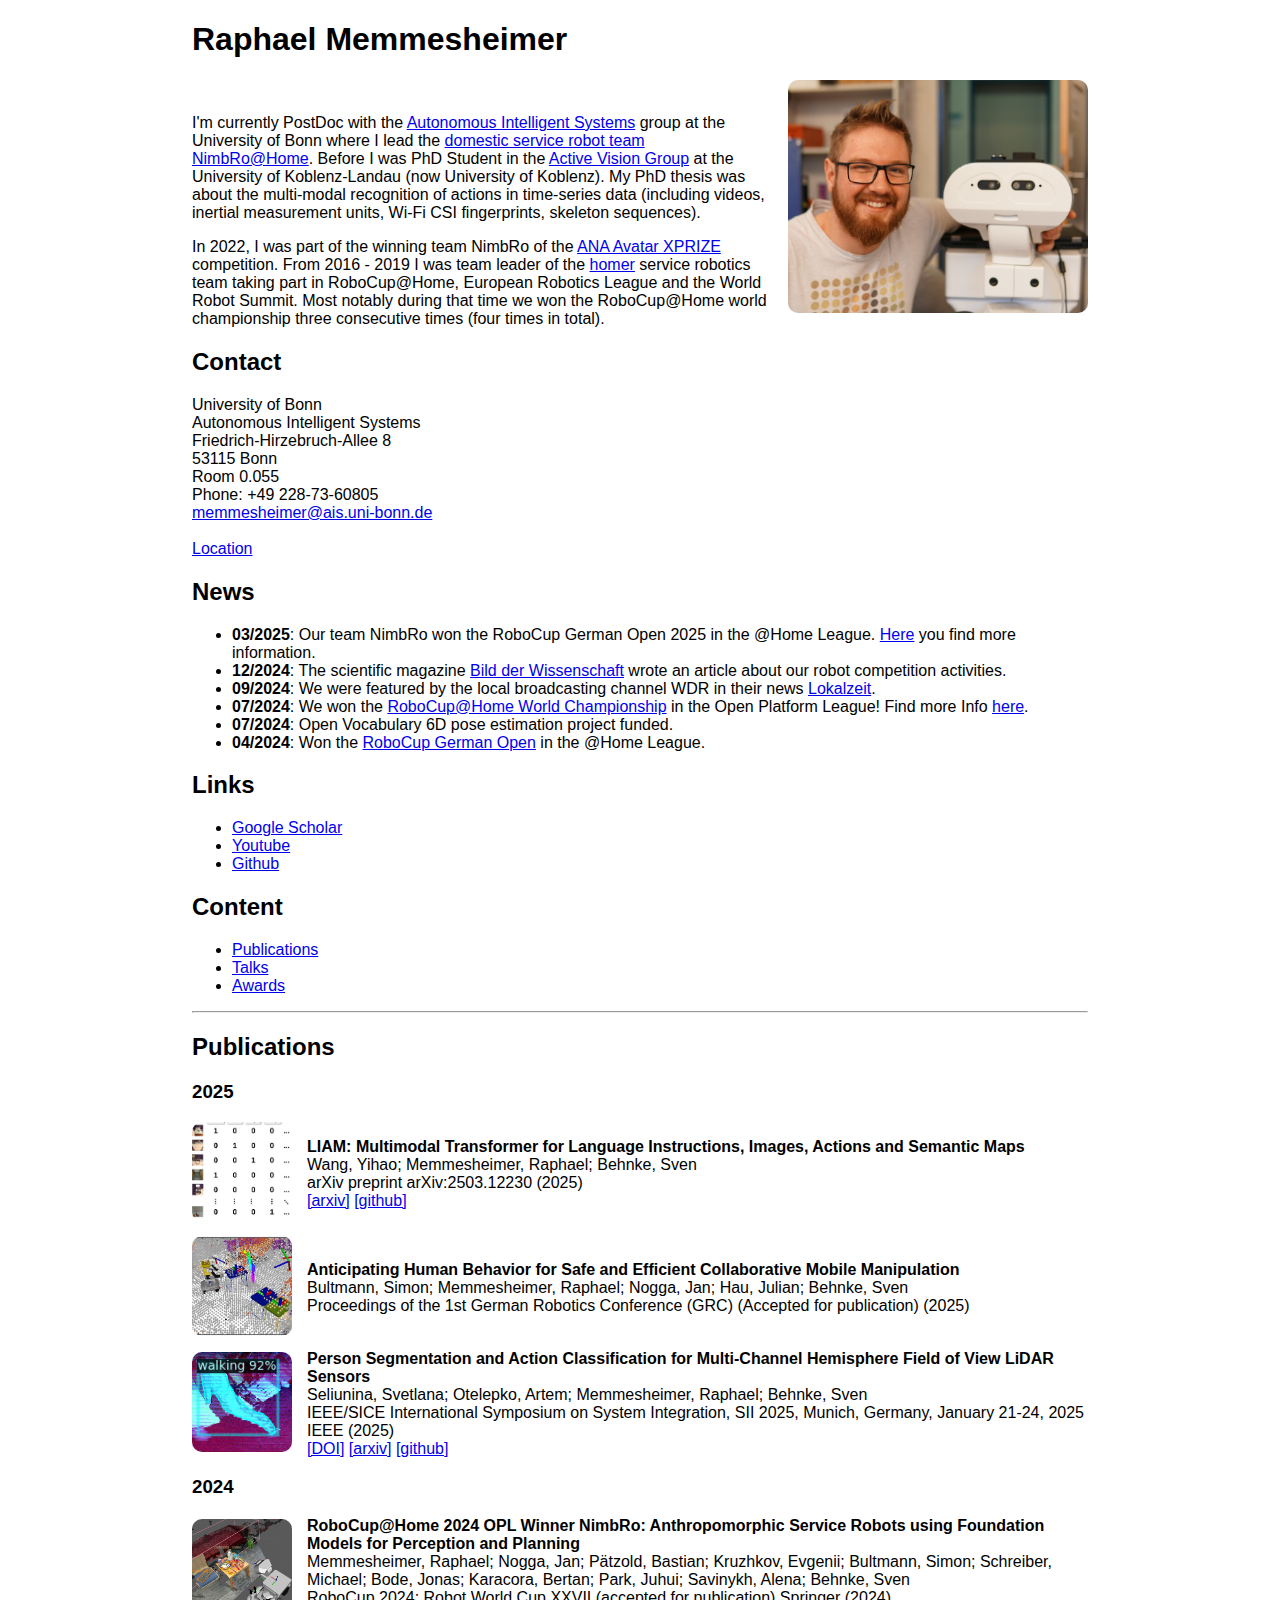
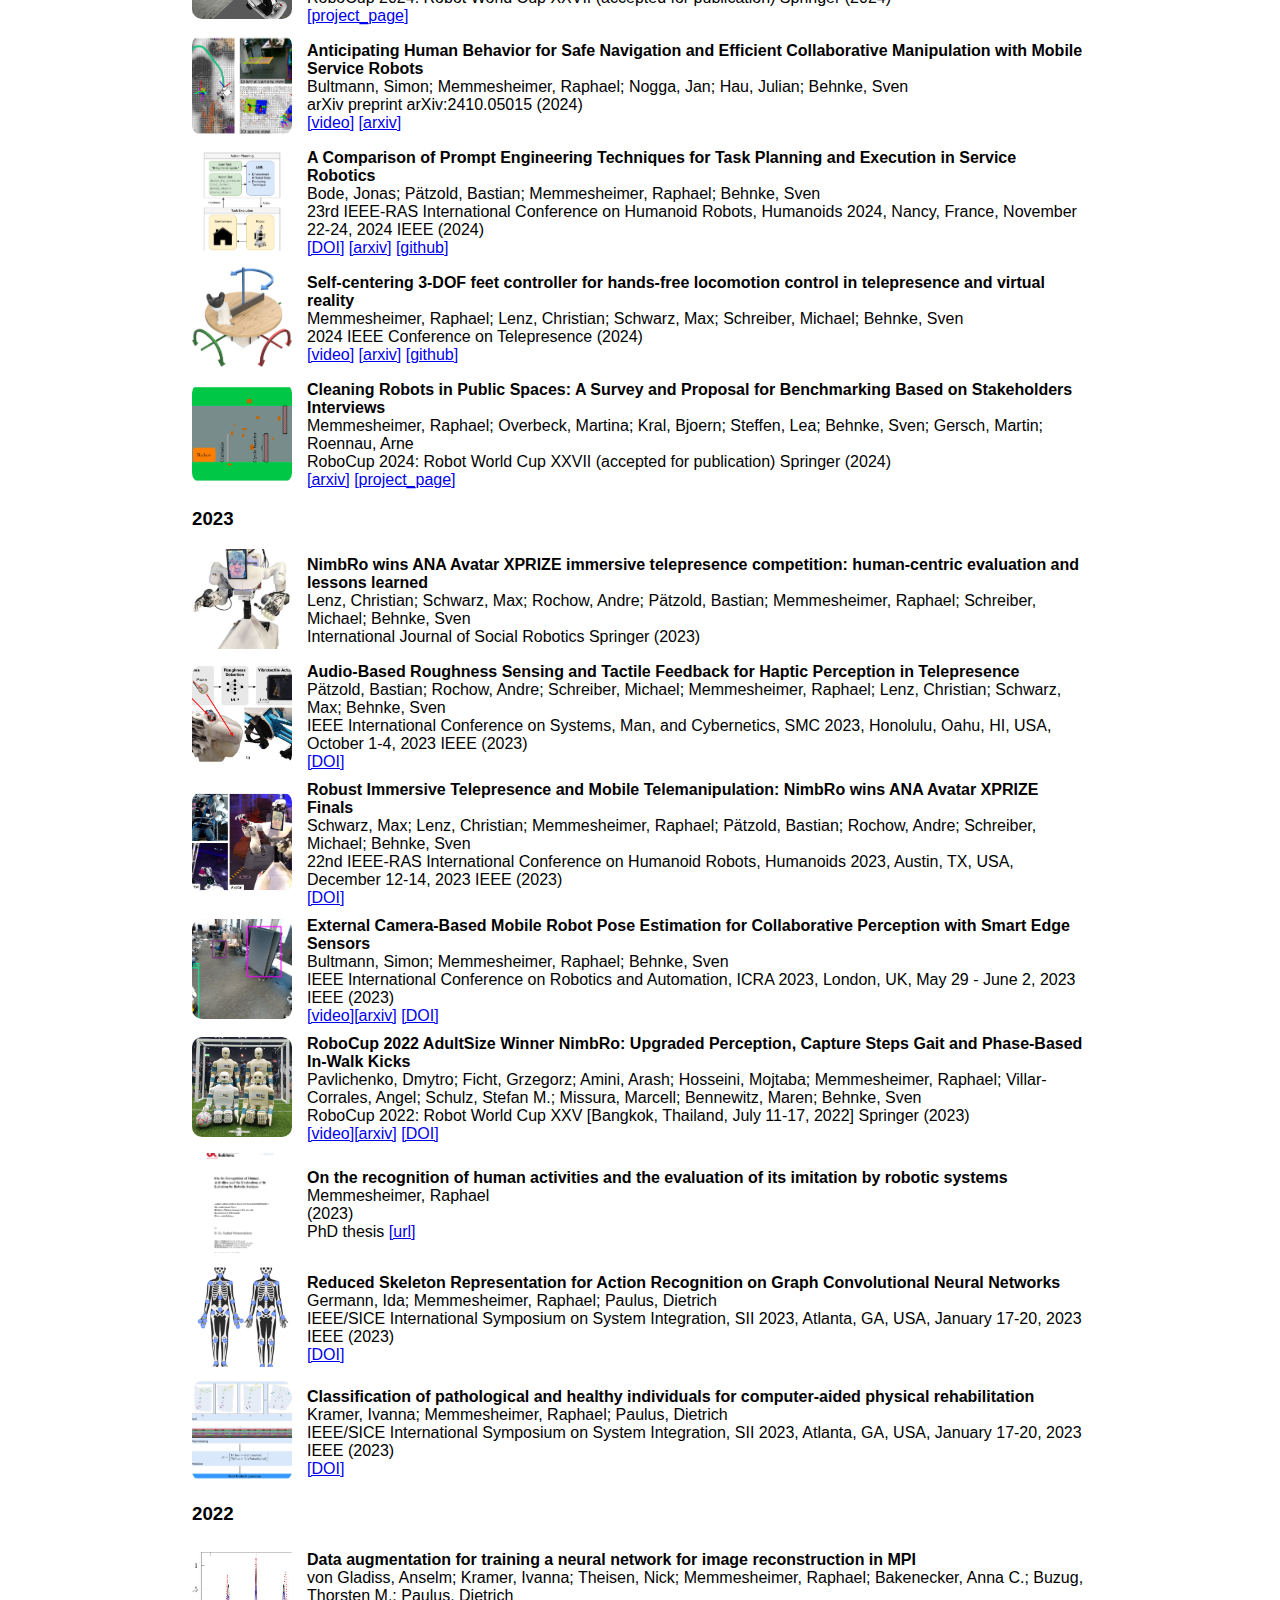
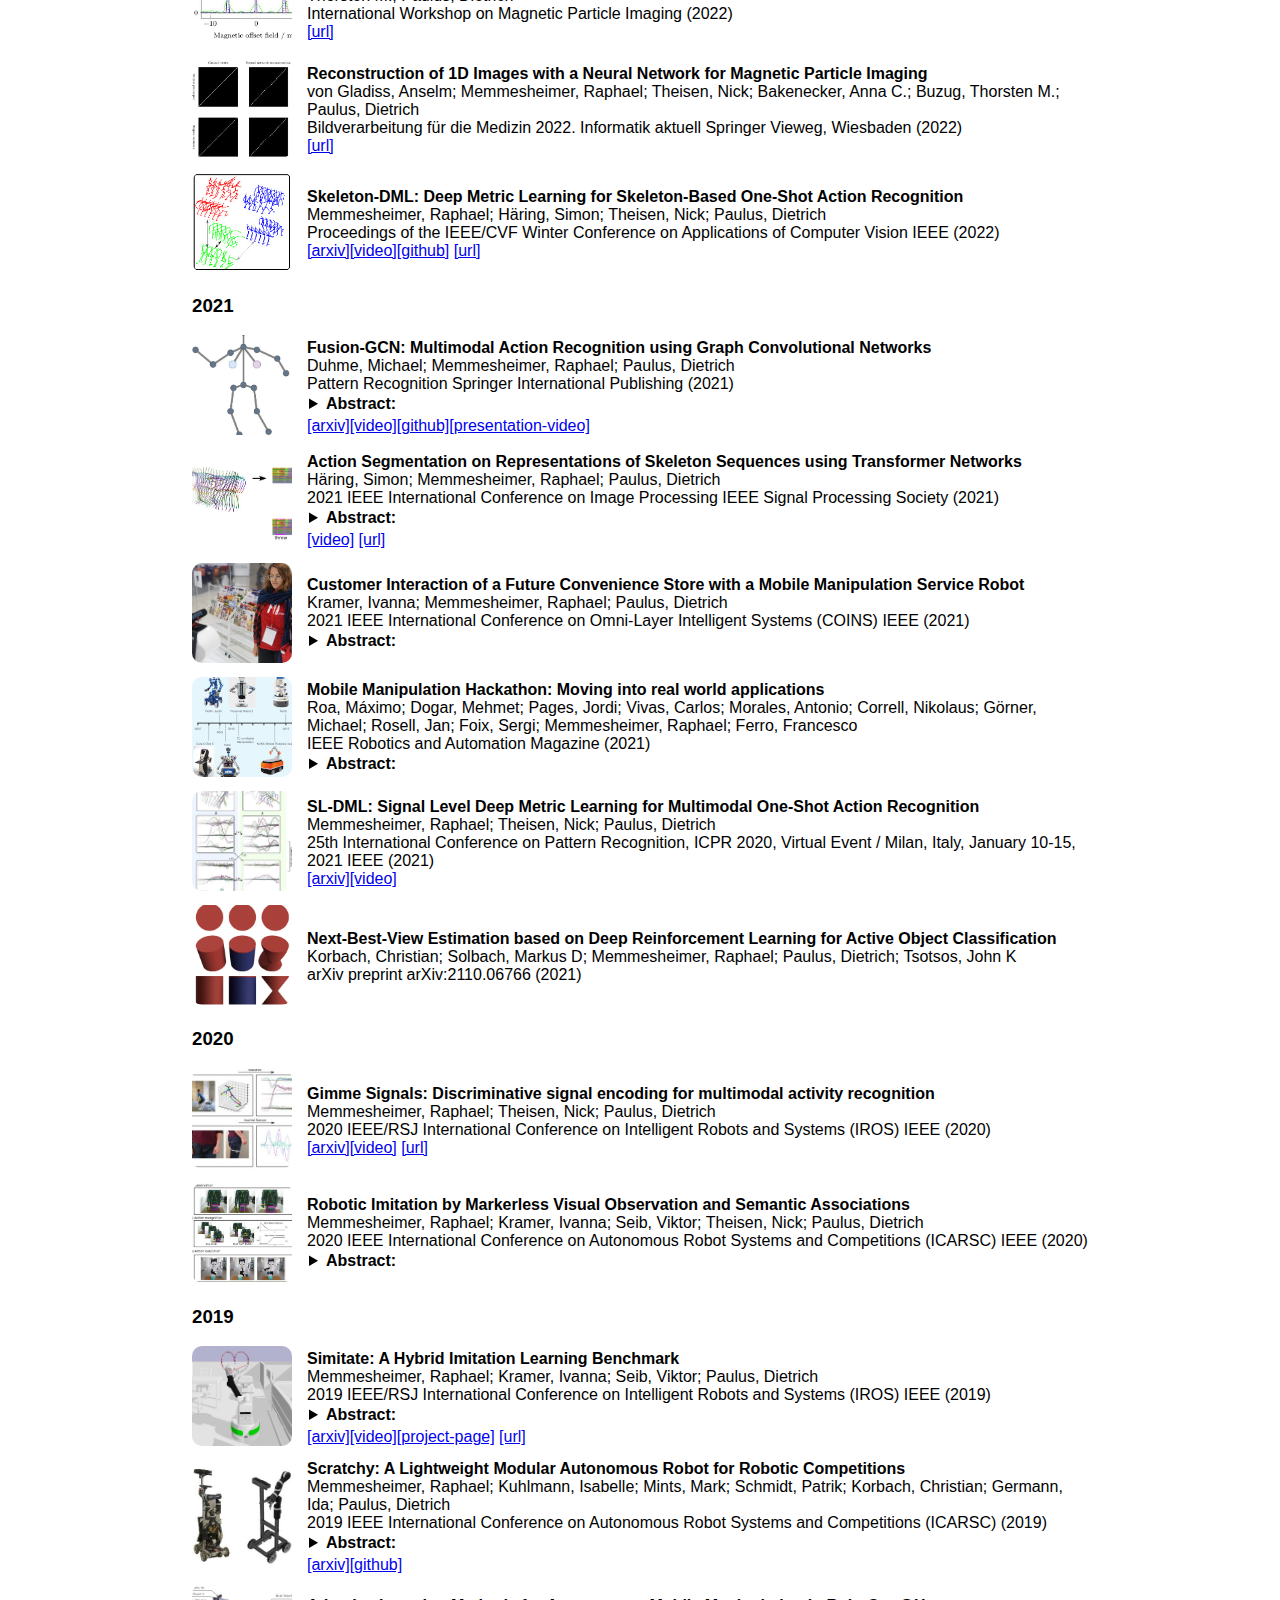
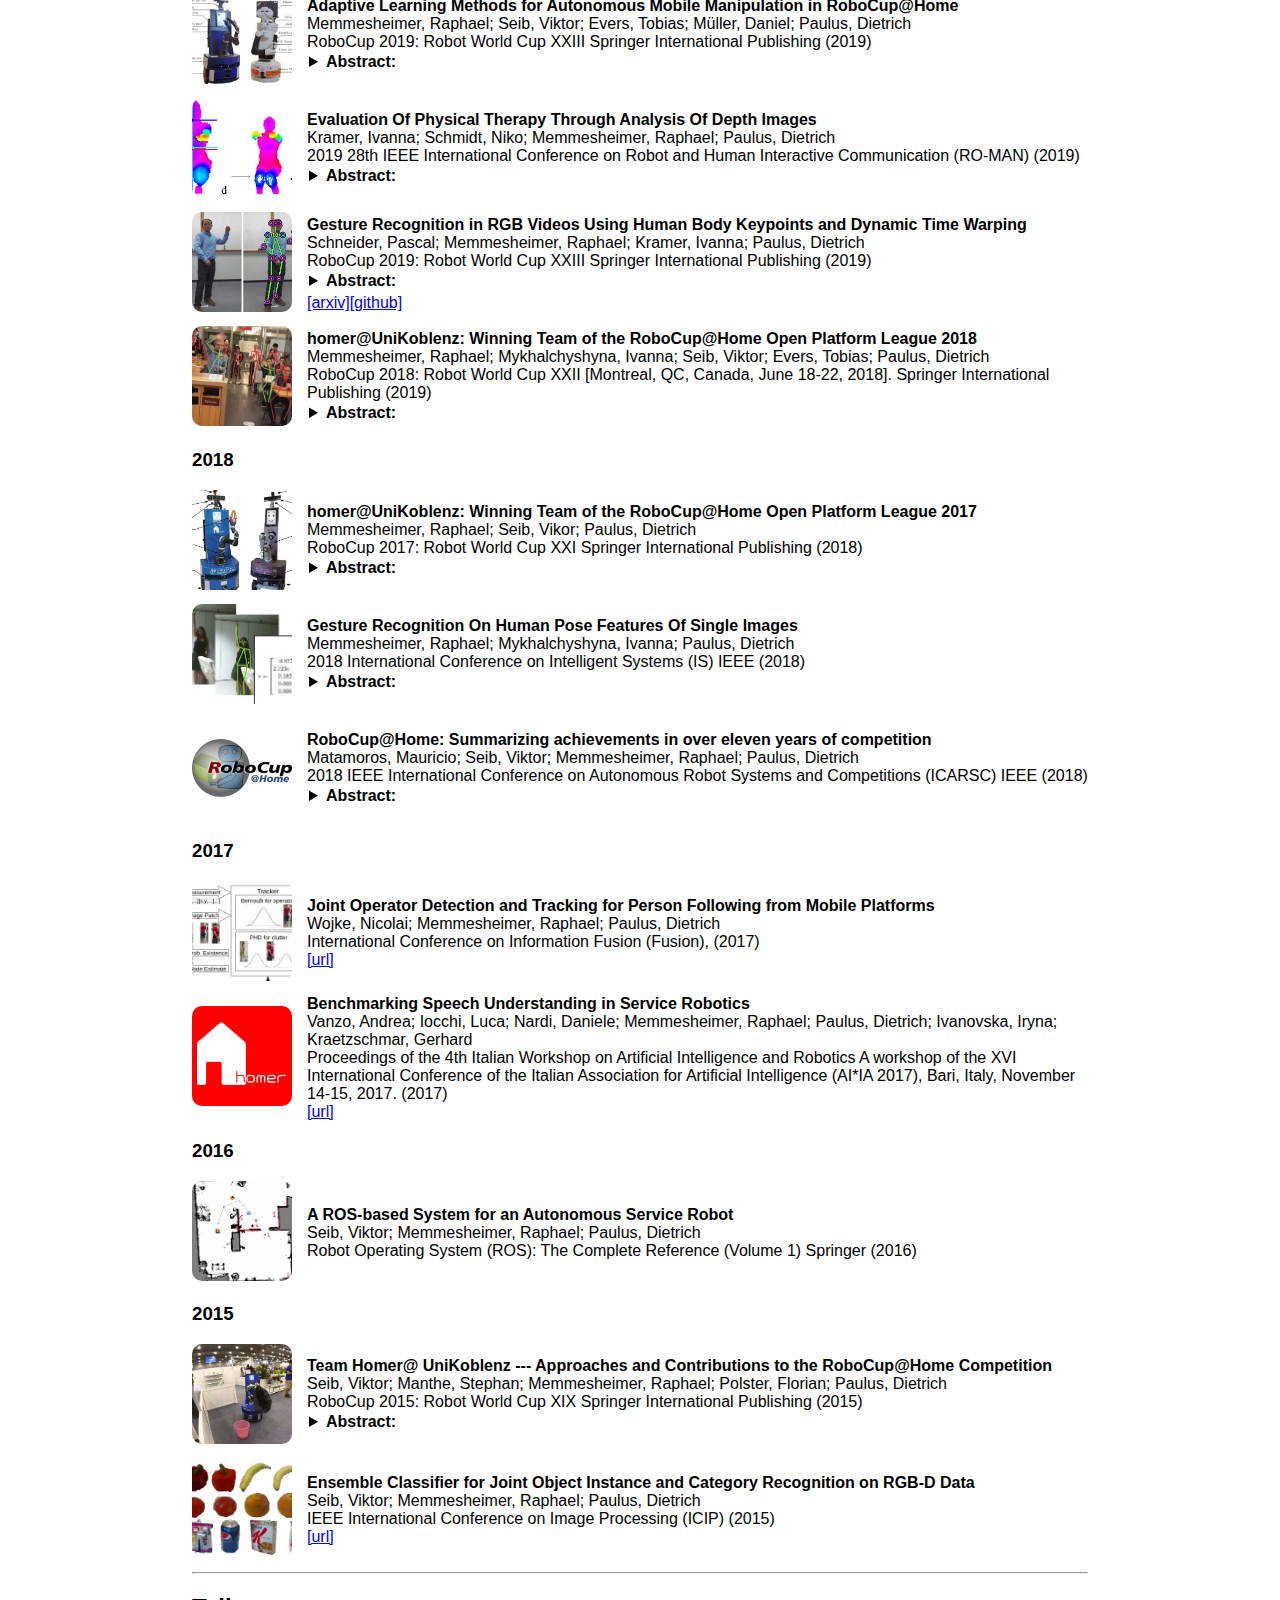
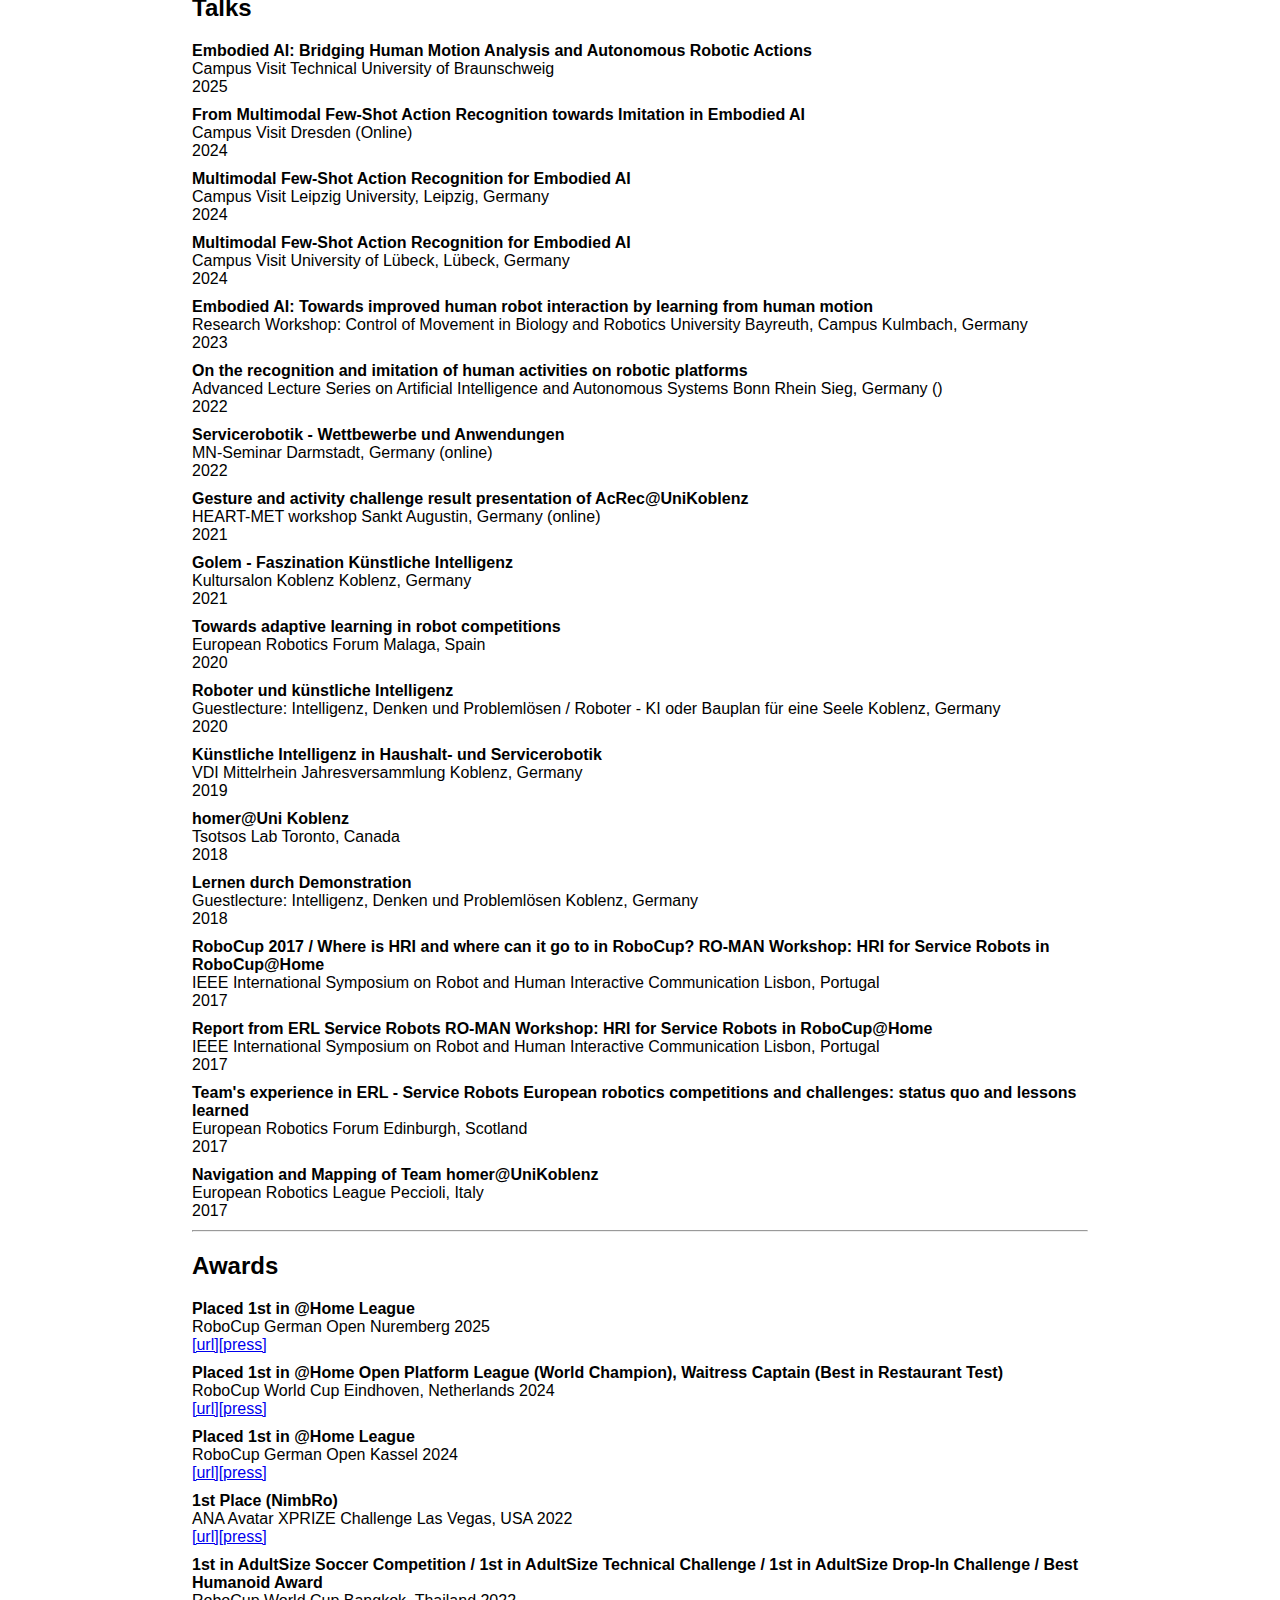
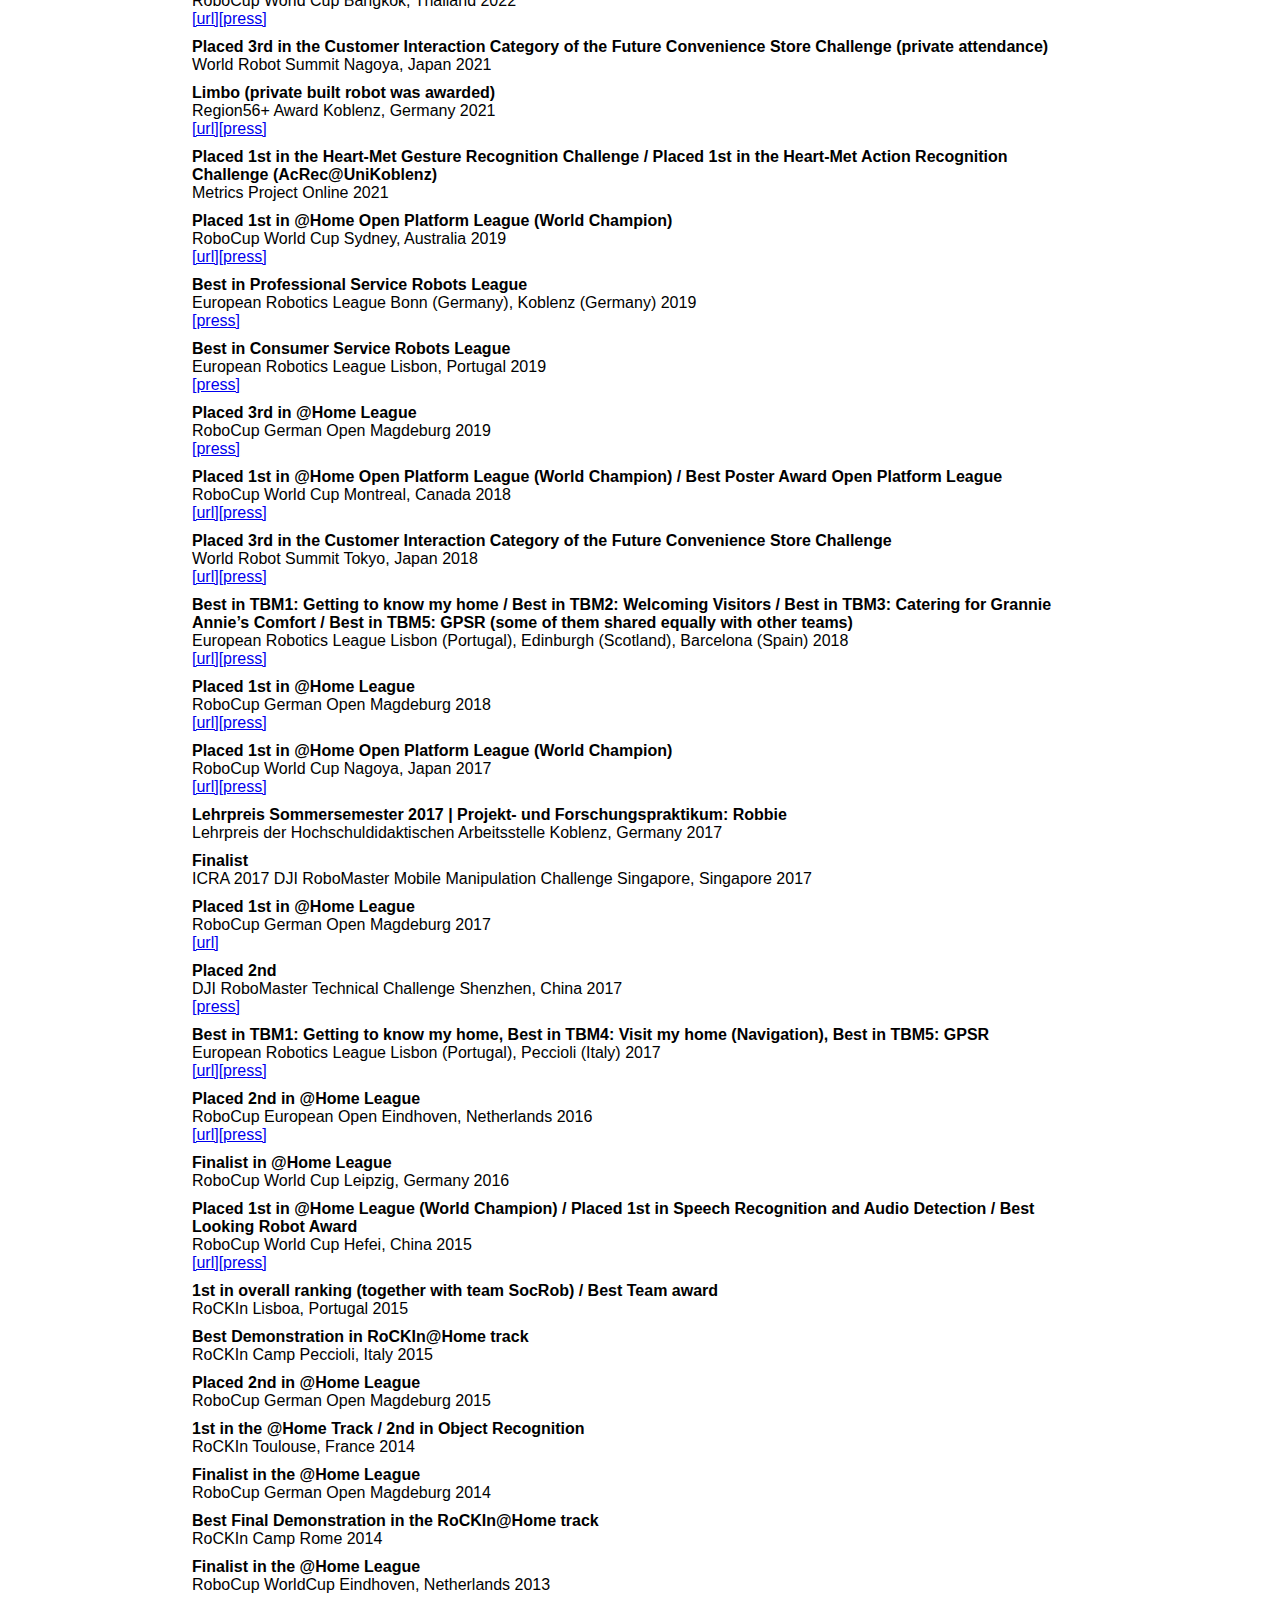
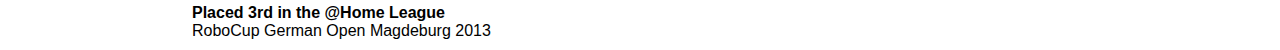
<file: index.html>
<!DOCTYPE html>
<html>
  <head>
    <title>Raphael Memmesheimer</title>
    <!--link rel="stylesheet" href="https://cdnjs.cloudflare.com/ajax/libs/font-awesome/5.15.3/css/all.min.css"-->
    <style>
body {
  font-family: Arial, sans-serif; /* Add a default font family */
  font-size: 16px; /* Set a base font size */
  display: flex;
  justify-content: center;
  align-items: center;
  margin: 0;
  padding: 0;
  box-sizing: border-box;
}

@media (max-width: 1200px) {
  .container {
    width: 90%;
  }
}
@media (min-width: 1200px) {
  .container {
    width: 70%;
  }
}

.item-list {
  list-style-type: none;
  margin: 0;
  padding: 0;
  font-size: 1em; /* Set a consistent font size for list items */
}

.item-list li {
  display: flex;
  align-items: center;
  margin-bottom: 10px;
  font-size: 1em;
}

.item-list li .preview img {
  margin-right: 15px;
  width: 100px;
  height: 100px;
  object-fit: cover;
  border-radius: 10px;
}

.item-list li .text {
  flex-grow: 1;
  font-size: 1.em;
}

.item-list li .text h3,
.item-list li .text p {
  margin: 0;
}

.about {
  font-size: 1.2em;
}

.about img {
  width: 300px;
  border-radius: 10px;
  float: right;
  margin-left: 20px;
}

.cryptedmail:after {
  content: attr(data-name) "@" attr(data-domain) "." attr(data-tld);
}

/* Add styling for details and summary elements */
details {
  /*border: 1px solid #ddd;
  /*border-radius: 4px;*/
  padding: 2px;
  margin-bottom: 2px;
}

summary {
  font-weight: bold;
  cursor: pointer;
}
    </style>
  </head>
  <!-- css -->
  <body>

    <div class="container">

      <h1>Raphael Memmesheimer</h1>

      <!--
      <a href="https://github.com/raphaelmemmesheimer"><i class="fab fa-github"></i></a>
      <a href="https://www.youtube.com/channel/UC-C8dyzYEgCOyyG6rHdu2Kg"><i class="fab fa-youtube"></i></a>
      -->

      <div class="about">
        <img src="data/images/raphael_memmesheimer.jpg" alt="Raphael Memmesheimer" width="200">
      </div>
      <br>
      <p>I'm currently PostDoc with the <a href="https://www.ais.uni-bonn.de">Autonomous Intelligent Systems</a> group at the University of Bonn where I lead the <a href="https://www.ais.uni-bonn.de/nimbro/@Home/">domestic service robot team NimbRo@Home</a>.
Before I was PhD Student in the <a href="https://agas.uni-koblenz.de">Active Vision Group</a> at the University of Koblenz-Landau (now University of Koblenz). 
My PhD thesis was about the multi-modal recognition of actions in time-series data (including videos, inertial measurement units, Wi-Fi CSI fingerprints, skeleton sequences).</p>
<p>In 2022, I was part of the winning team NimbRo of the <a href="https://avatar.xprize.org">ANA Avatar XPRIZE</a> competition.
From 2016 - 2019 I was team leader of the <a href="https://web.archive.org/web/20190826172449/https://userpages.uni-koblenz.de/~robbie/">homer</a> service robotics team taking part in RoboCup@Home, European Robotics League and the World Robot Summit.
Most notably during that time we won the RoboCup@Home world championship three consecutive times (four times in total). </p>

      <!-- Contact -->
      <h2> Contact </h2>
      <p>
      University of Bonn <br>
      Autonomous Intelligent Systems <br>
      Friedrich-Hirzebruch-Allee 8 <br>
      53115 Bonn <br>
      Room 0.055 <br>
      Phone: +49 228-73-60805 <br>

      <a href="#" class="cryptedmail"
                  data-name=memmesheimer
                  data-domain= ais.uni-bonn
                  data-tld= de
                  onclick="window.location.href = 'mailto:' + this.dataset.name + '@' + this.dataset.domain + '.' + this.dataset.tld; return false;"></a>
      <br>
      <br>

      <a href="https://www.ais.uni-bonn.de/location.html">Location</a> <br>
      </p>

      <!-- News -->
      <h2> News </h2>
      <ul><li> <b>03/2025</b>: Our team NimbRo won the RoboCup German Open 2025 in the @Home League. <a href="https://www.ais.uni-bonn.de/nimbro/@Home/">Here</a> you find more information. </li><li> <b>12/2024</b>: The scientific magazine <a href="https://www.wissenschaft.de/bdwplus/die-championsvom-rhein/">Bild der Wissenschaft</a> wrote an article about our robot competition activities. </li><li> <b>09/2024</b>: We were featured by the local broadcasting channel WDR in their news <a href="https://www1.wdr.de/lokalzeit/fernsehen/bonn/bonner-haushaltsroboter-sind-weltmeister-104.html">Lokalzeit</a>.  </li><li> <b>07/2024</b>: We won the <a href="https://www.uni-bonn.de/de/neues/bonner-haushaltsroboter-sind-weltmeister">RoboCup@Home World Championship</a> in the Open Platform League! Find more Info <a href="https://www.ais.uni-bonn.de/nimbro/@Home/">here</a>. </li><li> <b>07/2024</b>: Open Vocabulary 6D pose estimation project funded. </li><li> <b>04/2024</b>: Won the <a href="https://github.com/RoboCupAtHome/GermanOpen2024">RoboCup German Open</a> in the @Home League. </li></ul>

      <h2> Links </h2>
      <ul>
        <li><a href="https://scholar.google.com/citations?hl=en&user=dO9Vh8QAAAAJ">Google Scholar</a></li>
        <li><a href="https://www.youtube.com/channel/UC-C8dyzYEgCOyyG6rHdu2Kg">Youtube</a></li>
        <li><a href="https://github.com/raphaelmemmesheimer">Github</a></li>
      </ul>

      <!-- Menu -->
      <h2> Content </h2>
      <ul>
        <li><a href="#publications">Publications</a></li>
        <li><a href="#talks">Talks</a></li>
        <li><a href="#awards">Awards</a></li>
      </ul>

      <hr>

      <!-- Publications -->
      <h2 id="publications">Publications</h2><h3>2025</h3>
      <ul class="item-list"><li>

          <div class="preview">
            <img src="data/images/paper_previews/wang2025liam.jpg" alt="wang2025liam">
          </div>
          <div class="text">
            <!-- bold title -->
            <b>LIAM: Multimodal Transformer for Language Instructions, Images, Actions and Semantic Maps</b>
            <br>Wang, Yihao; Memmesheimer, Raphael; Behnke, Sven<br>
             arXiv preprint arXiv:2503.12230  
             
            (2025)
            
              
            
            
            <br>
              
                
              
                 
                  <a href="https://arxiv.org/abs/2503.12230">[arxiv]</a>
                
              
                 
                  <a href="https://github.com/AIS-Bonn/LIAM">[github]</a>
                
              
            
          </div>
        </li><li>

          <div class="preview">
            <img src="data/images/paper_previews/bultmann2025anticipating.jpg" alt="bultmann2025anticipating">
          </div>
          <div class="text">
            <!-- bold title -->
            <b>Anticipating Human Behavior for Safe and Efficient Collaborative Mobile Manipulation</b>
            <br>Bultmann, Simon; Memmesheimer, Raphael; Nogga, Jan; Hau, Julian; Behnke, Sven<br>
             Proceedings of the 1st German Robotics Conference (GRC) (Accepted for publication) 
             
             
            (2025)
            
            
            <br>
          </div>
        </li><li>

          <div class="preview">
            <img src="data/images/paper_previews/seliunina2025person.jpg" alt="seliunina2025person">
          </div>
          <div class="text">
            <!-- bold title -->
            <b>Person Segmentation and Action Classification for Multi-Channel Hemisphere Field of View LiDAR Sensors</b>
            <br>Seliunina, Svetlana; Otelepko, Artem; Memmesheimer, Raphael; Behnke, Sven<br>
             IEEE/SICE International Symposium on System Integration, SII 2025, Munich, Germany, January 21-24, 2025 
             
             IEEE  
            (2025)
            
              
            
            
            <br>
                <a href="https://doi.org/10.1109/SII59315.2025.10871131">[DOI]</a>
              
              
                
              
                 
                  <a href="https://arxiv.org/abs/2411.11151">[arxiv]</a>
                
              
                 
                  <a href="https://github.com/AIS-Bonn/lidar_person_action_detection">[github]</a>
                
              
            
          </div>
        </li></ul><h3>2024</h3>
      <ul class="item-list"><li>

          <div class="preview">
            <img src="data/images/paper_previews/memmesheimer2024winning.jpg" alt="memmesheimer2024winning">
          </div>
          <div class="text">
            <!-- bold title -->
            <b>RoboCup@Home 2024 OPL Winner NimbRo: Anthropomorphic Service Robots using Foundation Models for Perception and Planning</b>
            <br>Memmesheimer, Raphael; Nogga, Jan; Pätzold, Bastian; Kruzhkov, Evgenii; Bultmann, Simon; Schreiber, Michael; Bode, Jonas; Karacora, Bertan; Park, Juhui; Savinykh, Alena; Behnke, Sven<br>
             RoboCup 2024: Robot World Cup XXVII (accepted for publication) 
             
             Springer  
            (2024)
            
              
            
            
            <br>
              
                
              
                 
                  <a href="https://www.ais.uni-bonn.de/nimbro/@Home/">[project_page]</a>
                
              
            
          </div>
        </li><li>

          <div class="preview">
            <img src="data/images/paper_previews/bultmann2024anticipating.jpg" alt="bultmann2024anticipating">
          </div>
          <div class="text">
            <!-- bold title -->
            <b>Anticipating Human Behavior for Safe Navigation and Efficient Collaborative Manipulation with Mobile Service Robots</b>
            <br>Bultmann, Simon; Memmesheimer, Raphael; Nogga, Jan; Hau, Julian; Behnke, Sven<br>
             arXiv preprint arXiv:2410.05015  
             
            (2024)
            
              
            
            
            <br>
              
                
              
                 
                  <a href="https://www.ais.uni-bonn.de/videos/GRC_2025_Bultmann/">[video]</a>
                
              
                 
                  <a href="https://arxiv.org/abs/2410.05015">[arxiv]</a>
                
              
            
          </div>
        </li><li>

          <div class="preview">
            <img src="data/images/paper_previews/Bode2024ACP.jpg" alt="Bode2024ACP">
          </div>
          <div class="text">
            <!-- bold title -->
            <b>A Comparison of Prompt Engineering Techniques for Task Planning and Execution in Service Robotics</b>
            <br>Bode, Jonas; Pätzold, Bastian; Memmesheimer, Raphael; Behnke, Sven<br>
             23rd IEEE-RAS International Conference on Humanoid Robots, Humanoids 2024, Nancy, France, November 22-24, 2024 
             
             IEEE  
            (2024)
            
              
            
            
            <br>
                <a href="https://doi.org/10.1109/Humanoids58906.2024.10769825">[DOI]</a>
              
              
                
              
                 
                  <a href="https://arxiv.org/pdf/2410.22997">[arxiv]</a>
                
              
                 
                  <a href="https://github.com/AIS-Bonn/Prompt_Engineering">[github]</a>
                
              
            
          </div>
        </li><li>

          <div class="preview">
            <img src="data/images/paper_previews/memmesheimer2024self.jpg" alt="memmesheimer2024self">
          </div>
          <div class="text">
            <!-- bold title -->
            <b>Self-centering 3-DOF feet controller for hands-free locomotion control in telepresence and virtual reality</b>
            <br>Memmesheimer, Raphael; Lenz, Christian; Schwarz, Max; Schreiber, Michael; Behnke, Sven<br>
             2024 IEEE Conference on Telepresence 
             
             
            (2024)
            
              
            
            
            <br>
              
                
              
                 
                  <a href="https://www.youtube.com/watch?v=z8Ul552-8KM">[video]</a>
                
              
                 
                  <a href="https://arxiv.org/abs/2408.02319">[arxiv]</a>
                
              
                 
                  <a href="https://github.com/AIS-Bonn/hands-free_locomotion_controller">[github]</a>
                
              
            
          </div>
        </li><li>

          <div class="preview">
            <img src="data/images/paper_previews/memmesheimer2024cleaning.jpg" alt="memmesheimer2024cleaning">
          </div>
          <div class="text">
            <!-- bold title -->
            <b>Cleaning Robots in Public Spaces: A Survey and Proposal for Benchmarking Based on Stakeholders Interviews</b>
            <br>Memmesheimer, Raphael; Overbeck, Martina; Kral, Bjoern; Steffen, Lea; Behnke, Sven; Gersch, Martin; Roennau, Arne<br>
             RoboCup 2024: Robot World Cup XXVII (accepted for publication) 
             
             Springer  
            (2024)
            
              
            
            
            <br>
              
                
              
                 
                  <a href="https://arxiv.org/abs/2407.16393">[arxiv]</a>
                
              
                 
                  <a href="https://www.roboter-im-alltag.org/aktuelles/publikationen/">[project_page]</a>
                
              
            
          </div>
        </li></ul><h3>2023</h3>
      <ul class="item-list"><li>

          <div class="preview">
            <img src="data/images/paper_previews/lenz2023nimbro.jpg" alt="lenz2023nimbro">
          </div>
          <div class="text">
            <!-- bold title -->
            <b>NimbRo wins ANA Avatar XPRIZE immersive telepresence competition: human-centric evaluation and lessons learned</b>
            <br>Lenz, Christian; Schwarz, Max; Rochow, Andre; Pätzold, Bastian; Memmesheimer, Raphael; Schreiber, Michael; Behnke, Sven<br>
             International Journal of Social Robotics  
             Springer  
            (2023)
            
            
            <br>
          </div>
        </li><li>

          <div class="preview">
            <img src="data/images/paper_previews/patzold2023audio.jpg" alt="patzold2023audio">
          </div>
          <div class="text">
            <!-- bold title -->
            <b>Audio-Based Roughness Sensing and Tactile Feedback for Haptic Perception in Telepresence</b>
            <br>Pätzold, Bastian; Rochow, Andre; Schreiber, Michael; Memmesheimer, Raphael; Lenz, Christian; Schwarz, Max; Behnke, Sven<br>
             IEEE International Conference on Systems, Man, and Cybernetics, SMC 2023, Honolulu, Oahu, HI, USA, October 1-4, 2023 
             
             IEEE  
            (2023)
            
            
            <br>
                <a href="https://doi.org/10.1109/SMC53992.2023.10394062">[DOI]</a>
              
          </div>
        </li><li>

          <div class="preview">
            <img src="data/images/paper_previews/schwarz2023robust.jpg" alt="schwarz2023robust">
          </div>
          <div class="text">
            <!-- bold title -->
            <b>Robust Immersive Telepresence and Mobile Telemanipulation: NimbRo wins ANA Avatar XPRIZE Finals</b>
            <br>Schwarz, Max; Lenz, Christian; Memmesheimer, Raphael; Pätzold, Bastian; Rochow, Andre; Schreiber, Michael; Behnke, Sven<br>
             22nd IEEE-RAS International Conference on Humanoid Robots, Humanoids 2023, Austin, TX, USA, December 12-14, 2023 
             
             IEEE  
            (2023)
            
            
            <br>
                <a href="https://doi.org/10.1109/Humanoids57100.2023.10375179">[DOI]</a>
              
          </div>
        </li><li>

          <div class="preview">
            <img src="data/images/paper_previews/Bultmann2023ECM.jpg" alt="Bultmann2023ECM">
          </div>
          <div class="text">
            <!-- bold title -->
            <b>External Camera-Based Mobile Robot Pose Estimation for Collaborative Perception with Smart Edge Sensors</b>
            <br>Bultmann, Simon; Memmesheimer, Raphael; Behnke, Sven<br>
             IEEE International Conference on Robotics and Automation, ICRA 2023, London, UK, May 29 - June 2, 2023 
             
             IEEE  
            (2023)
            
            
            <br><a href="https://www.youtube.com/watch?v=e2LpcZDWaZc">[video]</a><a href="https://arxiv.org/abs/2303.03797">[arxiv]</a>
                <a href="https://doi.org/10.1109/ICRA48891.2023.10160892">[DOI]</a>
              
          </div>
        </li><li>

          <div class="preview">
            <img src="data/images/paper_previews/Pavlichenko2023RC2.jpg" alt="Pavlichenko2023RC2">
          </div>
          <div class="text">
            <!-- bold title -->
            <b>RoboCup 2022 AdultSize Winner NimbRo: Upgraded Perception, Capture Steps Gait and Phase-Based In-Walk Kicks</b>
            <br>Pavlichenko, Dmytro; Ficht, Grzegorz; Amini, Arash; Hosseini, Mojtaba; Memmesheimer, Raphael; Villar-Corrales, Angel; Schulz, Stefan M.; Missura, Marcell; Bennewitz, Maren; Behnke, Sven<br>
             RoboCup 2022: Robot World Cup XXV [Bangkok, Thailand, July 11-17, 2022] 
             
             Springer  
            (2023)
            
            
            <br><a href="https://www.youtube.com/watch?v=DfzkMawtSFA">[video]</a><a href="https://arxiv.org/abs/2302.02956">[arxiv]</a>
                <a href="https://doi.org/10.1007/978-3-031-28469-4_20">[DOI]</a>
              
          </div>
        </li><li>

          <div class="preview">
            <img src="data/images/paper_previews/phdthesis.jpg" alt="phdthesis">
          </div>
          <div class="text">
            <!-- bold title -->
            <b>On the recognition of human activities and the evaluation of its imitation by robotic systems</b>
            <br>Memmesheimer, Raphael<br>
               
             
            (2023)
            
            
            <br>PhD thesis
                <a href="https://kola.opus.hbz-nrw.de/frontdoor/index/index/docId/2396">[url]</a>
              
          </div>
        </li><li>

          <div class="preview">
            <img src="data/images/paper_previews/Germann2023RSR.jpg" alt="Germann2023RSR">
          </div>
          <div class="text">
            <!-- bold title -->
            <b>Reduced Skeleton Representation for Action Recognition on Graph Convolutional Neural Networks</b>
            <br>Germann, Ida; Memmesheimer, Raphael; Paulus, Dietrich<br>
             IEEE/SICE International Symposium on System Integration, SII 2023, Atlanta, GA, USA, January 17-20, 2023 
             
             IEEE  
            (2023)
            
            
            <br>
                <a href="https://doi.org/10.1109/SII55687.2023.10039092">[DOI]</a>
              
          </div>
        </li><li>

          <div class="preview">
            <img src="data/images/paper_previews/Kramer2023COP.jpg" alt="Kramer2023COP">
          </div>
          <div class="text">
            <!-- bold title -->
            <b>Classification of pathological and healthy individuals for computer-aided physical rehabilitation</b>
            <br>Kramer, Ivanna; Memmesheimer, Raphael; Paulus, Dietrich<br>
             IEEE/SICE International Symposium on System Integration, SII 2023, Atlanta, GA, USA, January 17-20, 2023 
             
             IEEE  
            (2023)
            
            
            <br>
                <a href="https://doi.org/10.1109/SII55687.2023.10039185">[DOI]</a>
              
          </div>
        </li></ul><h3>2022</h3>
      <ul class="item-list"><li>

          <div class="preview">
            <img src="data/images/paper_previews/vonGladiss2022DAF.jpg" alt="vonGladiss2022DAF">
          </div>
          <div class="text">
            <!-- bold title -->
            <b>Data augmentation for training a neural network for image reconstruction in MPI</b>
            <br>von Gladiss, Anselm; Kramer, Ivanna; Theisen, Nick; Memmesheimer, Raphael; Bakenecker, Anna C.; Buzug, Thorsten M.; Paulus, Dietrich<br>
             International Workshop on Magnetic Particle Imaging 
             
             
            (2022)
            
            
            <br>
                <a href="https://journal.iwmpi.org/index.php/iwmpi/article/view/415">[url]</a>
              
          </div>
        </li><li>

          <div class="preview">
            <img src="data/images/paper_previews/vonGladiss2022RO1.jpg" alt="vonGladiss2022RO1">
          </div>
          <div class="text">
            <!-- bold title -->
            <b>Reconstruction of 1D Images with a Neural Network for Magnetic Particle Imaging</b>
            <br>von Gladiss, Anselm; Memmesheimer, Raphael; Theisen, Nick; Bakenecker, Anna C.; Buzug, Thorsten M.; Paulus, Dietrich<br>
             Bildverarbeitung für die Medizin 2022. Informatik aktuell 
             
             Springer Vieweg, Wiesbaden  
            (2022)
            
            
            <br>
                <a href="https://link.springer.com/10.1007/978-3-658-36932-3">[url]</a>
              
          </div>
        </li><li>

          <div class="preview">
            <img src="data/images/paper_previews/Memmesheimer2022SDM.jpg" alt="Memmesheimer2022SDM">
          </div>
          <div class="text">
            <!-- bold title -->
            <b>Skeleton-DML: Deep Metric Learning for Skeleton-Based One-Shot Action Recognition</b>
            <br>Memmesheimer, Raphael; Häring, Simon; Theisen, Nick; Paulus, Dietrich<br>
             Proceedings of the IEEE/CVF Winter Conference on Applications of Computer Vision 
             
             IEEE  
            (2022)
            
            
            <br><a href="https://arxiv.org/abs/2012.13823">[arxiv]</a><a href="https://www.youtube.com/watch?v=jH5eMDZfMyY">[video]</a><a href="https://github.com/raphaelmemmesheimer/skeleton-dml">[github]</a>
                <a href="https://www.youtube.com/watch?v=jH5eMDZfMyY">[url]</a>
              
          </div>
        </li></ul><h3>2021</h3>
      <ul class="item-list"><li>

          <div class="preview">
            <img src="data/images/paper_previews/Duhme2021FMA.jpg" alt="Duhme2021FMA">
          </div>
          <div class="text">
            <!-- bold title -->
            <b>Fusion-GCN: Multimodal Action Recognition using Graph Convolutional Networks</b>
            <br>Duhme, Michael; Memmesheimer, Raphael; Paulus, Dietrich<br>
             Pattern Recognition 
             
             Springer International Publishing  
            (2021)
            
             
            <details>
              <summary>Abstract:</summary>
              In this paper we present Fusion-GCN, an approach for multimodal action recognition using Graph Convolutional Network (GCNs). Action recognition methods based around Graph Convolutional Network (GCNs) recently yielded state-of-the-art performance for skeleton-based action recognition. With Fusion-GCN, we propose to integrate various sensor data modalities into a graph that is trained using a GCN model for multi-modal action recognition. Additional sensor measurements are incorporated into the graph representation either on a channel dimension (introducing additional node attributes) or spatial dimension (introducing new nodes). Fusion-GCN was evaluated on two publicly available datasets, the UTD-MHAD- and MMACT datasets, and demonstrates flexible fusion of RGB sequences, inertial measurements and skeleton sequences. Our approach gets comparable results on the UTD-MHAD dataset and improves the baseline on the large-scale MMACT dataset by a significant margin of up to 12.37{\%} (F1-Measure) with the fusion of skeleton estimates and accelerometer measurements.
            </details>
            <a href="https://arxiv.org/abs/2109.12946">[arxiv]</a><a href="https://www.youtube.com/watch?v=CriyQgqCTrs">[video]</a><a href="https://github.com/mduhme/fusion-gcn">[github]</a><a href="https://www.youtube.com/watch?v=tErzNL-5ZbM">[presentation-video]</a>
          </div>
        </li><li>

          <div class="preview">
            <img src="data/images/paper_previews/Haering2021ASO.jpg" alt="Haering2021ASO">
          </div>
          <div class="text">
            <!-- bold title -->
            <b>Action Segmentation on Representations of Skeleton Sequences using Transformer Networks</b>
            <br>Häring, Simon; Memmesheimer, Raphael; Paulus, Dietrich<br>
             2021 IEEE International Conference on Image Processing 
             
             IEEE Signal Processing Society  
            (2021)
            
             
            <details>
              <summary>Abstract:</summary>
              We propose an approach for action segmentation by representing motions as images. A transformer object detection network is used to segment the sequences from the representation images. We examine different encoding approaches, normalization strategies and skeleton joint orders in an extensive experiment study. Our approach is evaluated on skeleton sequences from the PKU-MMD dataset. We successfully apply transformer networks for action segmentation on skeleton sequences. Our proposed approach achieves high class accuracies, while start and end-time estimation of the action segments are subject to further improvement.
            </details>
            <a href="https://www.youtube.com/watch?v=yNEuzqzNBSc">[video]</a>
                <a href="https://www.youtube.com/watch?v=yNEuzqzNBSc">[url]</a>
              
          </div>
        </li><li>

          <div class="preview">
            <img src="data/images/paper_previews/Kramer2021CIO.jpg" alt="Kramer2021CIO">
          </div>
          <div class="text">
            <!-- bold title -->
            <b>Customer Interaction of a Future Convenience Store with a Mobile Manipulation Service Robot</b>
            <br>Kramer, Ivanna; Memmesheimer, Raphael; Paulus, Dietrich<br>
             2021 IEEE International Conference on Omni-Layer Intelligent Systems (COINS) 
             
             IEEE  
            (2021)
            
             
            <details>
              <summary>Abstract:</summary>
              We present an approach on how to integrate mobile manipulation service robots to support customer interaction of the future convenience store. Customers are identified by their gestures and served e.g., by carrying a shopping bag, guiding the customer to shelves of interest and bringing coffee. An integration into a widely spread telecommunication application is proposed for invoicing payment and further serves as an interface to the customer. Statistics and store layouts can be requested in the application as well as an extendable list of services provided by the robot. Further, a smart shopping bag is proposed which recognizes products stored into it by their barcode. This bag handles the invoicing and allows communication to i.e. the messenger app integration. Furthermore, our proposed system gives hints in how the customers can be profiled by their encoded faces as observed by the robot. We also warn about the possibilities of creating customer profiles without being transparent for the customers. The presented task was ranked 3rd for the Future Convenience Store Challenge at the World Robot Summit 2018.
            </details>
            
          </div>
        </li><li>

          <div class="preview">
            <img src="data/images/paper_previews/Roa2021MMH.jpg" alt="Roa2021MMH">
          </div>
          <div class="text">
            <!-- bold title -->
            <b>Mobile Manipulation Hackathon: Moving into real world applications</b>
            <br>Roa, Máximo; Dogar, Mehmet; Pages, Jordi; Vivas, Carlos; Morales, Antonio; Correll, Nikolaus; Görner, Michael; Rosell, Jan; Foix, Sergi; Memmesheimer, Raphael; Ferro, Francesco<br>
             IEEE Robotics and Automation Magazine  
             
            (2021)
            
             
            <details>
              <summary>Abstract:</summary>
              The Mobile Manipulation Hackathon was held in late 2018 during the IEEE/RSJ International Conference on Intelligent Robots and Systems (IROS) to showcase the latest applications of wheeled robotic manipulators. The challenge had an open format, where teams developed an application using simulation tools and integrated it into a robotic platform. This article presents the competition and analyzes the results, with information gathered during the event and from a survey circulated among the finalist teams. We provide an overview of the mobile manipulation field, identify key areas required for further development to facilitate the implementation of mobile manipulators in real applications, and discuss ideas about how to structure future hackathon-style competitions to enhance their impact on the scientific and industrial communities.
            </details>
            
          </div>
        </li><li>

          <div class="preview">
            <img src="data/images/paper_previews/Memmesheimer2021SSL.jpg" alt="Memmesheimer2021SSL">
          </div>
          <div class="text">
            <!-- bold title -->
            <b>SL-DML: Signal Level Deep Metric Learning for Multimodal One-Shot Action Recognition</b>
            <br>Memmesheimer, Raphael; Theisen, Nick; Paulus, Dietrich<br>
             25th International Conference on Pattern Recognition, ICPR 2020, Virtual Event / Milan, Italy, January 10-15, 2021 
             
             IEEE  
            (2021)
            
            
            <br><a href="https://arxiv.org/abs/2004.11085">[arxiv]</a><a href="https://www.youtube.com/watch?v=Wdy_YPPiYgc">[video]</a>
          </div>
        </li><li>

          <div class="preview">
            <img src="data/images/paper_previews/korbach2021next.jpg" alt="korbach2021next">
          </div>
          <div class="text">
            <!-- bold title -->
            <b>Next-Best-View Estimation based on Deep Reinforcement Learning for Active Object Classification</b>
            <br>Korbach, Christian; Solbach, Markus D; Memmesheimer, Raphael; Paulus, Dietrich; Tsotsos, John K<br>
             arXiv preprint arXiv:2110.06766  
             
            (2021)
            
            
            <br>
          </div>
        </li></ul><h3>2020</h3>
      <ul class="item-list"><li>

          <div class="preview">
            <img src="data/images/paper_previews/Memmesheimer2020GSD.jpg" alt="Memmesheimer2020GSD">
          </div>
          <div class="text">
            <!-- bold title -->
            <b>Gimme Signals: Discriminative signal encoding for multimodal activity recognition</b>
            <br>Memmesheimer, Raphael; Theisen, Nick; Paulus, Dietrich<br>
             2020 IEEE/RSJ International Conference on Intelligent Robots and Systems (IROS) 
             
             IEEE  
            (2020)
            
            
            <br><a href="https://arxiv.org/abs/2003.06156">[arxiv]</a><a href="https://www.youtube.com/watch?v=oDAtim_nJEg">[video]</a>
                <a href="https://arxiv.org/pdf/2003.06156.pdf">[url]</a>
              
          </div>
        </li><li>

          <div class="preview">
            <img src="data/images/paper_previews/Memmesheimer2020RIB.jpg" alt="Memmesheimer2020RIB">
          </div>
          <div class="text">
            <!-- bold title -->
            <b>Robotic Imitation by Markerless Visual Observation and Semantic Associations</b>
            <br>Memmesheimer, Raphael; Kramer, Ivanna; Seib, Viktor; Theisen, Nick; Paulus, Dietrich<br>
             2020 IEEE International Conference on Autonomous Robot Systems and Competitions (ICARSC) 
             
             IEEE  
            (2020)
            
             
            <details>
              <summary>Abstract:</summary>
              In this paper we present an approach for learning to imitate human behavior on a semantic level by markerless visual observation. We analyze a set of spatial constraints on human pose data extracted using convolutional pose machines and object information extracted from 2D image sequences. A scene analysis, based on an ontology of objects and affordances, is combined with continuous human pose estimation and spatial object relations. Using a set of constraints we associate the observed human actions with a set of executable robot commands. We demonstrate our approach in a kitchen task, where the robot learns to prepare a meal.
            </details>
            
          </div>
        </li></ul><h3>2019</h3>
      <ul class="item-list"><li>

          <div class="preview">
            <img src="data/images/paper_previews/Memmesheimer2019SAH.jpg" alt="Memmesheimer2019SAH">
          </div>
          <div class="text">
            <!-- bold title -->
            <b>Simitate: A Hybrid Imitation Learning Benchmark</b>
            <br>Memmesheimer, Raphael; Kramer, Ivanna; Seib, Viktor; Paulus, Dietrich<br>
             2019 IEEE/RSJ International Conference on Intelligent Robots and Systems (IROS) 
             
             IEEE  
            (2019)
            
             
            <details>
              <summary>Abstract:</summary>
              We present Simitate — a hybrid benchmarking suite targeting the evaluation of approaches for imitation learning. A dataset containing 1938 sequences where humans perform daily activities in a realistic environment is presented. The dataset is strongly coupled with an integration into a simulator. RGB and depth streams with a resolution of $960 times 540$ at 30Hz and accurate ground truth poses for the demonstrator’s hand, as well as the object in 6 DOF at 120Hz are provided. Along with our dataset we provide the 3D model of the used environment, labeled object images and pre-trained models. A benchmarking suite that aims at fostering comparability and reproducibility supports the development of imitation learning approaches. Further, we propose and integrate evaluation metrics on assessing the quality of effect and trajectory of the imitation performed in simulation. Simitate is available on our project website: https://agas.uni-koblenz.de/simitate/.
            </details>
            <a href="https://arxiv.org/abs/1905.06002">[arxiv]</a><a href="https://www.youtube.com/watch?v=EHRgX0_G-j4">[video]</a><a href="https://agas.uni-koblenz.de/simitate/">[project-page]</a>
                <a href="https://arxiv.org/pdf/1905.06002.pdf">[url]</a>
              
          </div>
        </li><li>

          <div class="preview">
            <img src="data/images/paper_previews/Memmesheimer2019SAL.jpg" alt="Memmesheimer2019SAL">
          </div>
          <div class="text">
            <!-- bold title -->
            <b>Scratchy: A Lightweight Modular Autonomous Robot for Robotic Competitions</b>
            <br>Memmesheimer, Raphael; Kuhlmann, Isabelle; Mints, Mark; Schmidt, Patrik; Korbach, Christian; Germann, Ida; Paulus, Dietrich<br>
             2019 IEEE International Conference on Autonomous Robot Systems and Competitions (ICARSC) 
             
             
            (2019)
            
             
            <details>
              <summary>Abstract:</summary>
              We present Scratchy-a modular, lightweight robot built for low budget competition attendances. Its base is mainly built with standard 4040 aluminium profiles and the robot is driven by four mecanum wheels on brushless DC motors. In combination with a laser range finder we use estimated odometry - which is calculated by encoders - for creating maps using a particle filter. A RGB-D camera is utilized for object detection and pose estimation. Additionally, there is the option to use a 6-DOF arm to grip objects from an estimated pose or generally for manipulation tasks. The robot can be assembled in less than one hour and fits into two pieces of hand luggage or one bigger suitcase. Therefore, it provides a huge advantage for student teams that participate in robot competitions like the European Robotics League or RoboCup. Thus, this keeps the funding required for participation, which is often a big hurdle for student teams to overcome, low. The software and additional hardware descriptions are available under: https://github.com/homer-robotics/scratchy.
            </details>
            <a href="https://arxiv.org/abs/1905.05642">[arxiv]</a><a href="https://github.com/homer-robotics/scratchy">[github]</a>
          </div>
        </li><li>

          <div class="preview">
            <img src="data/images/paper_previews/Memmesheimer2019ALM.jpg" alt="Memmesheimer2019ALM">
          </div>
          <div class="text">
            <!-- bold title -->
            <b>Adaptive Learning Methods for Autonomous Mobile Manipulation in RoboCup@Home</b>
            <br>Memmesheimer, Raphael; Seib, Viktor; Evers, Tobias; Müller, Daniel; Paulus, Dietrich<br>
             RoboCup 2019: Robot World Cup XXIII 
             
             Springer International Publishing  
            (2019)
            
             
            <details>
              <summary>Abstract:</summary>
              Team homer@UniKoblenz has become an integral part of the RoboCup@Home community. As such we would like to share our experience gained during the competitions with new teams. In this paper we describe our approaches with a special focus on our demonstration of this year’s finals. This includes semantic exploration, adaptive programming by demonstration and touch enforcing manipulation. We believe that these demonstrations have a potential to influence the design of future RoboCup@Home tasks. We also present our current research efforts in benchmarking imitation learning tasks, gesture recognition and a low cost autonomous robot platform. Our software can be found on GitHub at https://github.com/homer- robotics.
            </details>
            
          </div>
        </li><li>

          <div class="preview">
            <img src="data/images/paper_previews/Kramer2019EOP.jpg" alt="Kramer2019EOP">
          </div>
          <div class="text">
            <!-- bold title -->
            <b>Evaluation Of Physical Therapy Through Analysis Of Depth Images</b>
            <br>Kramer, Ivanna; Schmidt, Niko; Memmesheimer, Raphael; Paulus, Dietrich<br>
             2019 28th IEEE International Conference on Robot and Human Interactive Communication (RO-MAN) 
             
             
            (2019)
            
             
            <details>
              <summary>Abstract:</summary>
              The support through robots in orthopaedic rehabilitation is an opportunity to relieve physiotherapists. However, to be able to provide a control in the robot-patient cooperation in the therapy process a certain standard in interpreting the exercise has to be established. In this paper we present an evaluation approach of the health subject performance in a tibiofemoral rehabilitation on the example of squat exercises. The proposed method utilizes only depth images for the performance evaluation and any human- robot interaction system for the performance correction. Thus, this method can be easily applied to a mobile service robot in the robot-aided physical therapy. The patient is observed while performing the exercise and the motion is evaluated and segmented using Motion History Images. Concrete, depth images are used to monitor local points of interest on the performer during the exercise. The proposed approach was evaluated on custom image sequences with a multitude of varying subjects and shows the suitable performance for assisting in the correctness of the exercise execution.
            </details>
            
          </div>
        </li><li>

          <div class="preview">
            <img src="data/images/paper_previews/Schneider2019GRI.jpg" alt="Schneider2019GRI">
          </div>
          <div class="text">
            <!-- bold title -->
            <b>Gesture Recognition in RGB Videos Using Human Body Keypoints and Dynamic Time Warping</b>
            <br>Schneider, Pascal; Memmesheimer, Raphael; Kramer, Ivanna; Paulus, Dietrich<br>
             RoboCup 2019: Robot World Cup XXIII 
             
             Springer International Publishing  
            (2019)
            
             
            <details>
              <summary>Abstract:</summary>
              Gesture recognition opens up new ways for humans to intuitively interact with machines. Especially for service robots, gestures can be a valuable addition to the means of communication to, for example, draw the robot’s attention to someone or something. Extracting a gesture from video data and classifying it is a challenging task and a variety of approaches have been proposed throughout the years. This paper presents a method for gesture recognition in RGB videos using OpenPose to extract the pose of a person and Dynamic Time Warping (DTW) in conjunction with One-Nearest- Neighbor (1NN) for time-series classification. The main features of this approach are the independence of any specific hardware and high flexibility, because new gestures can be added to the classifier by adding only a few examples of it. We utilize the robustness of the Deep Learning-based OpenPose framework while avoiding the data-intensive task of training a neural network ourselves. We demonstrate the classification performance of our method using a public dataset.
            </details>
            <a href="https://arxiv.org/abs/1906.12171">[arxiv]</a><a href="https://github.com/homer-robotics/gesture_recognition_on_rgb_video">[github]</a>
          </div>
        </li><li>

          <div class="preview">
            <img src="data/images/paper_previews/Memmesheimer2019HWT.jpg" alt="Memmesheimer2019HWT">
          </div>
          <div class="text">
            <!-- bold title -->
            <b>homer@UniKoblenz: Winning Team of the RoboCup@Home Open Platform League 2018</b>
            <br>Memmesheimer, Raphael; Mykhalchyshyna, Ivanna; Seib, Viktor; Evers, Tobias; Paulus, Dietrich<br>
             RoboCup 2018: Robot World Cup XXII [Montreal, QC, Canada, June 18-22, 2018]. 
             
             Springer International Publishing  
            (2019)
            
             
            <details>
              <summary>Abstract:</summary>
              We won this year’s RoboCup@Home track in the Open Platform League in Montreal (Canada). The approaches as used for the competition are briefly described in this paper. The robotic hardware of our custom built robot Lisa and the PAL Robotics TIAGo, both running the same methods, are presented. New approaches for object recognition, especially the preprocessed segment augmentation, effort based gripping, gesture recognition and approaches for visual imitation learning based on continuous spatial observations between a demonstrator and the interacting objects are presented. Further, we present the current state of research of our Imitation Learning approaches, where we propose a hybrid benchmark and methods for bootstrapping actions. Furthermore, our research on point cloud based object recognition is presented.
            </details>
            
          </div>
        </li></ul><h3>2018</h3>
      <ul class="item-list"><li>

          <div class="preview">
            <img src="data/images/paper_previews/Memmesheimer2018HWT.jpg" alt="Memmesheimer2018HWT">
          </div>
          <div class="text">
            <!-- bold title -->
            <b>homer@UniKoblenz: Winning Team of the RoboCup@Home Open Platform League 2017</b>
            <br>Memmesheimer, Raphael; Seib, Vikor; Paulus, Dietrich<br>
             RoboCup 2017: Robot World Cup XXI 
             
             Springer International Publishing  
            (2018)
            
             
            <details>
              <summary>Abstract:</summary>
              In this paper we present the approaches that we used for this year's RoboCup@Home participation in the Open Platform League. A special focus was put on team collaboration by handing over objects between two robots of different teams that were not connected by network. The robots communicated using natural language (speech synthesis, speech recognition), a typical human-robot ``interface'' that was adapted to robot-robot interaction. Furthermore, we integrated new approaches for online tracking and learning of an operator, have shown a novel approach for teaching a robot new commands by describing them using natural language and a set of previously known commands. Parameters of these commands are still interchangeable. Finally, we integrated deep neural networks for person detection and recognition, human pose estimation, gender classification and object recognition.
            </details>
            
          </div>
        </li><li>

          <div class="preview">
            <img src="data/images/paper_previews/Memmesheimer2018GRO.jpg" alt="Memmesheimer2018GRO">
          </div>
          <div class="text">
            <!-- bold title -->
            <b>Gesture Recognition On Human Pose Features Of Single Images</b>
            <br>Memmesheimer, Raphael; Mykhalchyshyna, Ivanna; Paulus, Dietrich<br>
             2018 International Conference on Intelligent Systems (IS) 
             
             IEEE  
            (2018)
            
             
            <details>
              <summary>Abstract:</summary>
              Enabling robots to read intentions of humans i.e. by detecting a waving person in a restaurant or by pointing to something in a supermarket gives a huge set of possibilities for human robot interactions. Gesture recognition is a challenging problem because of the complexity and the wide variety of human gestures. In this paper, we propose a method for multi-person gesture classification for five gestures and one neutral body posture based on human pose features extracted on 2D images. Comparison between supervised machine learning methods for gesture classification are given. The results showed, that the proposed approach achieves good results on our own validation dataset and generalizes well on a public dataset.
            </details>
            
          </div>
        </li><li>

          <div class="preview">
            <img src="data/images/paper_previews/Matamoros2018RSA.jpg" alt="Matamoros2018RSA">
          </div>
          <div class="text">
            <!-- bold title -->
            <b>RoboCup@Home: Summarizing achievements in over eleven years of competition</b>
            <br>Matamoros, Mauricio; Seib, Viktor; Memmesheimer, Raphael; Paulus, Dietrich<br>
             2018 IEEE International Conference on Autonomous Robot Systems and Competitions (ICARSC) 
             
             IEEE  
            (2018)
            
             
            <details>
              <summary>Abstract:</summary>
              Scientific competitions are important in robotics because they foster knowledge exchange and allow teams to test their research in unstandardized scenarios and compare result. In the field of service robotics its role becomes crucial. Competitions like RoboCup@Home bring robots to people, a fundamental step to integrate them into society. In this paper we summarize and discuss the differences between the achievements claimed by teams in their team description papers, and the results observed during the competition1 from a qualitative perspective. We conclude with a set of important challenges to be conquered first in order to take robots to people's homes. We believe that competitions are also an excellent opportunity to collect data of direct and unbiased interactions for further research.
            </details>
            
          </div>
        </li></ul><h3>2017</h3>
      <ul class="item-list"><li>

          <div class="preview">
            <img src="data/images/paper_previews/Wojke2017JOD.jpg" alt="Wojke2017JOD">
          </div>
          <div class="text">
            <!-- bold title -->
            <b>Joint Operator Detection and Tracking for Person Following from Mobile Platforms</b>
            <br>Wojke, Nicolai; Memmesheimer, Raphael; Paulus, Dietrich<br>
             International Conference on Information Fusion (Fusion), 
             
             
            (2017)
            
            
            <br>
                <a href="https://www.uni-koblenz.de/~agas/Documents/Wojke2017JOD.pdf">[url]</a>
              
          </div>
        </li><li>

          <div class="preview">
            <img src="data/images/paper_previews/Vanzo2017BSU.jpg" alt="Vanzo2017BSU">
          </div>
          <div class="text">
            <!-- bold title -->
            <b>Benchmarking Speech Understanding in Service Robotics</b>
            <br>Vanzo, Andrea; Iocchi, Luca; Nardi, Daniele; Memmesheimer, Raphael; Paulus, Dietrich; Ivanovska, Iryna; Kraetzschmar, Gerhard<br>
             Proceedings of the 4th Italian Workshop on Artificial Intelligence and Robotics A workshop of the XVI International Conference of the Italian Association for Artificial Intelligence (AI*IA 2017), Bari, Italy, November 14-15, 2017. 
             
             
            (2017)
            
            
            <br>
                <a href="http://ceur-ws.org/Vol-2054/paper6.pdf">[url]</a>
              
          </div>
        </li></ul><h3>2016</h3>
      <ul class="item-list"><li>

          <div class="preview">
            <img src="data/images/paper_previews/Seib2016ARS.jpg" alt="Seib2016ARS">
          </div>
          <div class="text">
            <!-- bold title -->
            <b>A ROS-based System for an Autonomous Service Robot</b>
            <br>Seib, Viktor; Memmesheimer, Raphael; Paulus, Dietrich<br>
             Robot Operating System (ROS): The Complete Reference (Volume 1) 
             
             Springer  
            (2016)
            
            
            <br>
          </div>
        </li></ul><h3>2015</h3>
      <ul class="item-list"><li>

          <div class="preview">
            <img src="data/images/paper_previews/Seib2015THU.jpg" alt="Seib2015THU">
          </div>
          <div class="text">
            <!-- bold title -->
            <b>Team Homer@ UniKoblenz --- Approaches and Contributions to the RoboCup@Home Competition</b>
            <br>Seib, Viktor; Manthe, Stephan; Memmesheimer, Raphael; Polster, Florian; Paulus, Dietrich<br>
             RoboCup 2015: Robot World Cup XIX 
             
             Springer International Publishing  
            (2015)
            
             
            <details>
              <summary>Abstract:</summary>
              In this paper we present the approaches and contributions of team homer@UniKoblenz that were developed for and applied during the RoboCup@Home competitions. In particular, we highlight the different abstraction layers of our software architecture that allows for rapid application development based on the ROS actionlib. This architectural design enables us to focus on the development of new algorithms and approaches and significantly helped us in winning the RoboCup@Home competition in 2015. We further give an outlook on recently published open-source software for service robots that can be downloaded from our ROS package repository on http://wiki.ros.org/agas-ros-pkg .
            </details>
            
          </div>
        </li><li>

          <div class="preview">
            <img src="data/images/paper_previews/Seib2015ECF.jpg" alt="Seib2015ECF">
          </div>
          <div class="text">
            <!-- bold title -->
            <b>Ensemble Classifier for Joint Object Instance and Category Recognition on RGB-D Data</b>
            <br>Seib, Viktor; Memmesheimer, Raphael; Paulus, Dietrich<br>
             IEEE International Conference on Image Processing (ICIP) 
             
             
            (2015)
            
            
            <br>
                <a href="http://www.uni-koblenz.de/~agas/Documents/Seib2015ECF.pdf">[url]</a>
              
          </div>
        </li></ul><hr>

      <!-- Talks -->
      <h2 id="talks">Talks</h2>
      <ul class="item-list"><li>
          <!--div class="preview">
            <img src="data/images/talk_previews/" alt="Campus Visit">
          </div-->
          <div class="text">
            <b>Embodied AI: Bridging Human Motion Analysis and Autonomous Robotic Actions</b>
            <br>
            Campus Visit
            Technical University of Braunschweig
            <br>
            2025
            <br>
          </div>
        </li><li>
          <!--div class="preview">
            <img src="data/images/talk_previews/uni_luebeck.png" alt="Campus Visit">
          </div-->
          <div class="text">
            <b>From Multimodal Few-Shot Action Recognition towards Imitation in Embodied AI</b>
            <br>
            Campus Visit
            Dresden (Online)
            <br>
            2024
            <br>
          </div>
        </li><li>
          <!--div class="preview">
            <img src="data/images/talk_previews/" alt="Campus Visit">
          </div-->
          <div class="text">
            <b>Multimodal Few-Shot Action Recognition for Embodied AI</b>
            <br>
            Campus Visit
            Leipzig University, Leipzig, Germany
            <br>
            2024
            <br>
          </div>
        </li><li>
          <!--div class="preview">
            <img src="data/images/talk_previews/uni_luebeck.png" alt="Campus Visit">
          </div-->
          <div class="text">
            <b>Multimodal Few-Shot Action Recognition for Embodied AI</b>
            <br>
            Campus Visit
            University of Lübeck, Lübeck, Germany
            <br>
            2024
            <br>
          </div>
        </li><li>
          <!--div class="preview">
            <img src="data/images/talk_previews/uni_bayreuth.png" alt="Research Workshop: Control of Movement in Biology and Robotics">
          </div-->
          <div class="text">
            <b>Embodied AI: Towards improved human robot interaction by learning from human motion</b>
            <br>
            Research Workshop: Control of Movement in Biology and Robotics
            University Bayreuth, Campus Kulmbach, Germany
            <br>
            2023
            <br>
          </div>
        </li><li>
          <!--div class="preview">
            <img src="data/images/talk_previews/hbrs.png" alt="Advanced Lecture Series on Artificial Intelligence and Autonomous Systems">
          </div-->
          <div class="text">
            <b>On the recognition and imitation of human activities on robotic platforms </b>
            <br>
            Advanced Lecture Series on Artificial Intelligence and Autonomous Systems
            Bonn Rhein Sieg, Germany ()
            <br>
            2022
            <br>
          </div>
        </li><li>
          <!--div class="preview">
            <img src="data/images/talk_previews/mn-seminar.png" alt="MN-Seminar">
          </div-->
          <div class="text">
            <b>Servicerobotik - Wettbewerbe und Anwendungen</b>
            <br>
            MN-Seminar
            Darmstadt, Germany (online)
            <br>
            2022
            <br>
          </div>
        </li><li>
          <!--div class="preview">
            <img src="data/images/talk_previews/heartmet.png" alt="HEART-MET workshop">
          </div-->
          <div class="text">
            <b>Gesture and activity challenge result presentation of AcRec@UniKoblenz</b>
            <br>
            HEART-MET workshop
            Sankt Augustin, Germany (online)
            <br>
            2021
            <br>
          </div>
        </li><li>
          <!--div class="preview">
            <img src="data/images/talk_previews/kultursalon.jpg" alt="Kultursalon Koblenz">
          </div-->
          <div class="text">
            <b>Golem - Faszination Künstliche Intelligenz</b>
            <br>
            Kultursalon Koblenz
            Koblenz, Germany
            <br>
            2021
            <br>
          </div>
        </li><li>
          <!--div class="preview">
            <img src="data/images/talk_previews/erf.jpg" alt="European Robotics Forum">
          </div-->
          <div class="text">
            <b>Towards adaptive learning in robot competitions</b>
            <br>
            European Robotics Forum
            Malaga, Spain
            <br>
            2020
            <br>
          </div>
        </li><li>
          <!--div class="preview">
            <img src="data/images/talk_previews/uniko.jpg" alt="Guestlecture: Intelligenz, Denken und Problemlösen / Roboter - KI oder Bauplan für eine Seele">
          </div-->
          <div class="text">
            <b>Roboter und künstliche Intelligenz</b>
            <br>
            Guestlecture: Intelligenz, Denken und Problemlösen / Roboter - KI oder Bauplan für eine Seele
            Koblenz, Germany
            <br>
            2020
            <br>
          </div>
        </li><li>
          <!--div class="preview">
            <img src="data/images/talk_previews/vdi.jpg" alt="VDI Mittelrhein Jahresversammlung">
          </div-->
          <div class="text">
            <b>Künstliche Intelligenz in Haushalt- und Servicerobotik</b>
            <br>
            VDI Mittelrhein Jahresversammlung
            Koblenz, Germany
            <br>
            2019
            <br>
          </div>
        </li><li>
          <!--div class="preview">
            <img src="data/images/talk_previews/tsotsos.jpg" alt="Tsotsos Lab">
          </div-->
          <div class="text">
            <b>homer@Uni Koblenz</b>
            <br>
            Tsotsos Lab
            Toronto, Canada
            <br>
            2018
            <br>
          </div>
        </li><li>
          <!--div class="preview">
            <img src="data/images/talk_previews/uniko.jpg" alt="Guestlecture: Intelligenz, Denken und Problemlösen">
          </div-->
          <div class="text">
            <b>Lernen durch Demonstration</b>
            <br>
            Guestlecture: Intelligenz, Denken und Problemlösen
            Koblenz, Germany
            <br>
            2018
            <br>
          </div>
        </li><li>
          <!--div class="preview">
            <img src="data/images/talk_previews/roman2017.jpg" alt="IEEE International Symposium on Robot and Human Interactive Communication">
          </div-->
          <div class="text">
            <b>RoboCup 2017 / Where is HRI and where can it go to in RoboCup? RO-MAN Workshop: HRI for Service Robots in RoboCup@Home</b>
            <br>
            IEEE International Symposium on Robot and Human Interactive Communication
            Lisbon, Portugal
            <br>
            2017
            <br>
          </div>
        </li><li>
          <!--div class="preview">
            <img src="data/images/talk_previews/roman2017.jpg" alt="IEEE International Symposium on Robot and Human Interactive Communication">
          </div-->
          <div class="text">
            <b>Report from ERL Service Robots RO-MAN Workshop: HRI for Service Robots in RoboCup@Home</b>
            <br>
            IEEE International Symposium on Robot and Human Interactive Communication
            Lisbon, Portugal
            <br>
            2017
            <br>
          </div>
        </li><li>
          <!--div class="preview">
            <img src="data/images/talk_previews/erf.jpg" alt="European Robotics Forum">
          </div-->
          <div class="text">
            <b>Team's experience in ERL - Service Robots European robotics competitions and challenges: status quo and lessons learned</b>
            <br>
            European Robotics Forum
            Edinburgh, Scotland
            <br>
            2017
            <br>
          </div>
        </li><li>
          <!--div class="preview">
            <img src="data/images/talk_previews/erl.jpg" alt="European Robotics League">
          </div-->
          <div class="text">
            <b>Navigation and Mapping of Team homer@UniKoblenz</b>
            <br>
            European Robotics League
            Peccioli, Italy
            <br>
            2017
            <br>
          </div>
        </li></ul>


      <hr>
      <!-- Awards -->
      <h2 id="awards">Awards</h2>
      <ul class="item-list"><li>
            <!--div class="preview">
              <img src="data/images/award_previews/robocup_german_open.jpg" alt="RoboCup German Open">
            </div-->
            <div class="text">
              <b>Placed 1st in @Home League</b>
              <br>
              RoboCup German Open
              Nuremberg
              2025
              <br><a href="https://nimbro.net/@Home/">[url]</a><a href="https://www.uni-bonn.de/de/neues/046-2025">[press]</a></div>
          </li><li>
            <!--div class="preview">
              <img src="data/images/award_previews/robocup2024.png" alt="RoboCup World Cup">
            </div-->
            <div class="text">
              <b>Placed 1st in @Home Open Platform League (World Champion), Waitress Captain (Best in Restaurant Test)</b>
              <br>
              RoboCup World Cup
              Eindhoven, Netherlands
              2024
              <br><a href="https://nimbro.net/@Home/">[url]</a><a href="https://www.uni-bonn.de/de/neues/bonner-haushaltsroboter-sind-weltmeister">[press]</a></div>
          </li><li>
            <!--div class="preview">
              <img src="data/images/award_previews/robocup_german_open.jpg" alt="RoboCup German Open">
            </div-->
            <div class="text">
              <b>Placed 1st in @Home League</b>
              <br>
              RoboCup German Open
              Kassel
              2024
              <br><a href="https://nimbro.net/@Home/">[url]</a><a href="https://www.uni-bonn.de/en/news/university-of-bonn-household-robots-win-the-german-open">[press]</a></div>
          </li><li>
            <!--div class="preview">
              <img src="data/images/award_previews/xprize.png" alt="ANA Avatar XPRIZE Challenge">
            </div-->
            <div class="text">
              <b>1st Place (NimbRo)</b>
              <br>
              ANA Avatar XPRIZE Challenge
              Las Vegas, USA
              2022
              <br><a href="https://www.ais.uni-bonn.de/nimbro/AVATAR/">[url]</a><a href="https://www.uni-bonn.de/en/news/251-2022">[press]</a></div>
          </li><li>
            <!--div class="preview">
              <img src="data/images/award_previews/robocup2022.png" alt="RoboCup World Cup">
            </div-->
            <div class="text">
              <b>1st in AdultSize Soccer Competition / 1st in AdultSize Technical Challenge / 1st in AdultSize Drop-In Challenge / Best Humanoid Award</b>
              <br>
              RoboCup World Cup
              Bangkok, Thailand
              2022
              <br><a href="https://www.ais.uni-bonn.de/nimbro/Humanoid/">[url]</a><a href="https://www.uni-bonn.de/de/neues/162-2022">[press]</a></div>
          </li><li>
            <!--div class="preview">
              <img src="data/images/award_previews/world_robot_summit.png" alt="World Robot Summit">
            </div-->
            <div class="text">
              <b>Placed 3rd in the Customer Interaction Category of the Future Convenience Store Challenge (private attendance)</b>
              <br>
              World Robot Summit
              Nagoya, Japan
              2021
              <br></div>
          </li><li>
            <!--div class="preview">
              <img src="data/images/award_previews/region_56.png" alt="Region56+ Award">
            </div-->
            <div class="text">
              <b>Limbo (private built robot was awarded)</b>
              <br>
              Region56+ Award
              Koblenz, Germany
              2021
              <br><a href="https://www.region56plus.de/magazin/arbeit/award-2021-preistrager-limbo">[url]</a><a href="https://www.eifelschau.de/2021/09/10/feierliche-preisverleihung-des-r56-award-2021-75-000-eur-preisgeld-an-fuenf-projekte-vergeben/">[press]</a></div>
          </li><li>
            <!--div class="preview">
              <img src="data/images/award_previews/metrics2021.png" alt="Metrics Project">
            </div-->
            <div class="text">
              <b>Placed 1st in the Heart-Met Gesture Recognition Challenge / Placed 1st in the Heart-Met Action Recognition Challenge (AcRec@UniKoblenz)</b>
              <br>
              Metrics Project
              Online
              2021
              <br></div>
          </li><li>
            <!--div class="preview">
              <img src="data/images/award_previews/robocup2019.jpg" alt="RoboCup World Cup">
            </div-->
            <div class="text">
              <b>Placed 1st in @Home Open Platform League (World Champion)</b>
              <br>
              RoboCup World Cup
              Sydney, Australia
              2019
              <br><a href="https://homer.uni-koblenz.de">[url]</a><a href="https://www.uni-koblenz-landau.de/de/aktuell/archiv-2019/roboter-team-homer-der-universitaet-in-koblenz-ist-rekordweltmeister/index.html">[press]</a></div>
          </li><li>
            <!--div class="preview">
              <img src="data/images/award_previews/european_robotics_league.jpg" alt="European Robotics League">
            </div-->
            <div class="text">
              <b>Best in Professional Service Robots League</b>
              <br>
              European Robotics League
              Bonn (Germany), Koblenz (Germany)
              2019
              <br><a href="https://www.presseportal.de/pm/81267/4233916">[press]</a></div>
          </li><li>
            <!--div class="preview">
              <img src="data/images/award_previews/european_robotics_league.jpg" alt="European Robotics League">
            </div-->
            <div class="text">
              <b>Best in Consumer Service Robots League</b>
              <br>
              European Robotics League
              Lisbon, Portugal
              2019
              <br><a href="https://www.presseportal.de/pm/81267/4233916">[press]</a></div>
          </li><li>
            <!--div class="preview">
              <img src="data/images/award_previews/robocup_german_open.jpg" alt="RoboCup German Open">
            </div-->
            <div class="text">
              <b>Placed 3rd in @Home League</b>
              <br>
              RoboCup German Open
              Magdeburg
              2019
              <br><a href="https://www.uni-koblenz-landau.de/de/aktuell/archiv-2019/serviceroboter-bei-deutscher-meisterschaft-drittplaziert/index.html">[press]</a></div>
          </li><li>
            <!--div class="preview">
              <img src="data/images/award_previews/robocup2018.jpg" alt="RoboCup World Cup">
            </div-->
            <div class="text">
              <b>Placed 1st in @Home Open Platform League (World Champion) / Best Poster Award Open Platform League</b>
              <br>
              RoboCup World Cup
              Montreal, Canada
              2018
              <br><a href="https://homer.uni-koblenz.de">[url]</a><a href="https://www.presseportal.de/pm/81267/3980167">[press]</a></div>
          </li><li>
            <!--div class="preview">
              <img src="data/images/award_previews/world_robot_summit.png" alt="World Robot Summit">
            </div-->
            <div class="text">
              <b>Placed 3rd in the Customer Interaction Category of the Future Convenience Store Challenge</b>
              <br>
              World Robot Summit
              Tokyo, Japan
              2018
              <br><a href="https://homer.uni-koblenz.de">[url]</a><a href="https://www.uni-koblenz-landau.de/de/aktuell/archiv-2018/team-homer-der-universitaet-in-koblenz-erfolgreich-in-tokio/index.html">[press]</a></div>
          </li><li>
            <!--div class="preview">
              <img src="data/images/award_previews/european_robotics_league.jpg" alt="European Robotics League">
            </div-->
            <div class="text">
              <b>Best in TBM1: Getting to know my home / Best in TBM2: Welcoming Visitors / Best in TBM3: Catering for Grannie Annie’s Comfort /  Best in TBM5: GPSR (some of them shared equally with other teams)</b>
              <br>
              European Robotics League
              Lisbon (Portugal), Edinburgh (Scotland), Barcelona (Spain)
              2018
              <br><a href="https://homer.uni-koblenz.de">[url]</a><a href="https://www.presseportal.de/pm/81267/3895924">[press]</a></div>
          </li><li>
            <!--div class="preview">
              <img src="data/images/award_previews/robocup_german_open.jpg" alt="RoboCup German Open">
            </div-->
            <div class="text">
              <b>Placed 1st in @Home League</b>
              <br>
              RoboCup German Open
              Magdeburg
              2018
              <br><a href="https://homer.uni-koblenz.de">[url]</a><a href="https://www.presseportal.de/pm/81267/3932712">[press]</a></div>
          </li><li>
            <!--div class="preview">
              <img src="data/images/award_previews/robocup2017.jpg" alt="RoboCup World Cup">
            </div-->
            <div class="text">
              <b>Placed 1st in @Home Open Platform League (World Champion)</b>
              <br>
              RoboCup World Cup
              Nagoya, Japan
              2017
              <br><a href="https://homer.uni-koblenz.de">[url]</a><a href="https://www.presseportal.de/pm/81267/3697893">[press]</a></div>
          </li><li>
            <!--div class="preview">
              <img src="data/images/award_previews/lehrpreis2017.jpg" alt="Lehrpreis der Hochschuldidaktischen Arbeitsstelle">
            </div-->
            <div class="text">
              <b>Lehrpreis Sommersemester 2017 | Projekt- und Forschungspraktikum: Robbie</b>
              <br>
              Lehrpreis der Hochschuldidaktischen Arbeitsstelle
              Koblenz, Germany
              2017
              <br></div>
          </li><li>
            <!--div class="preview">
              <img src="data/images/award_previews/icra2017.jpg" alt="ICRA 2017 DJI RoboMaster Mobile Manipulation Challenge">
            </div-->
            <div class="text">
              <b>Finalist</b>
              <br>
              ICRA 2017 DJI RoboMaster Mobile Manipulation Challenge
              Singapore, Singapore
              2017
              <br></div>
          </li><li>
            <!--div class="preview">
              <img src="data/images/award_previews/robocup_german_open.jpg" alt="RoboCup German Open">
            </div-->
            <div class="text">
              <b>Placed 1st in @Home League</b>
              <br>
              RoboCup German Open
              Magdeburg
              2017
              <br><a href="https://homer.uni-koblenz.de">[url]</a></div>
          </li><li>
            <!--div class="preview">
              <img src="data/images/award_previews/robomasters.jpg" alt="DJI RoboMaster Technical Challenge">
            </div-->
            <div class="text">
              <b>Placed 2nd</b>
              <br>
              DJI RoboMaster Technical Challenge
              Shenzhen, China
              2017
              <br><a href="https://www.presseportal.de/pm/81267/3708542">[press]</a></div>
          </li><li>
            <!--div class="preview">
              <img src="data/images/award_previews/european_robotics_league.jpg" alt="European Robotics League">
            </div-->
            <div class="text">
              <b>Best in TBM1:  Getting to know my home, Best in TBM4: Visit my home (Navigation), Best in TBM5: GPSR </b>
              <br>
              European Robotics League
              Lisbon (Portugal), Peccioli (Italy) 
              2017
              <br><a href="https://homer.uni-koblenz.de">[url]</a><a href="https://nachrichten.idw-online.de/2017/03/30/team-homer-unikoblenz-mehrfacher-preistraeger-in-european-robotics-league">[press]</a></div>
          </li><li>
            <!--div class="preview">
              <img src="data/images/award_previews/robocup_european_open.jpg" alt="RoboCup European Open">
            </div-->
            <div class="text">
              <b>Placed 2nd in @Home League</b>
              <br>
              RoboCup European Open
              Eindhoven, Netherlands
              2016
              <br><a href="https://homer.uni-koblenz.de">[url]</a><a href="https://www.blick-aktuell.de/Berichte/Lisa-auf-Platz-2-derEuropean-Open-197521.html">[press]</a></div>
          </li><li>
            <!--div class="preview">
              <img src="data/images/award_previews/robocup2016.jpg" alt="RoboCup World Cup">
            </div-->
            <div class="text">
              <b>Finalist in @Home League</b>
              <br>
              RoboCup World Cup
              Leipzig, Germany
              2016
              <br></div>
          </li><li>
            <!--div class="preview">
              <img src="data/images/award_previews/robocup2015.jpg" alt="RoboCup World Cup">
            </div-->
            <div class="text">
              <b>Placed 1st in @Home League (World Champion) / Placed 1st in Speech Recognition and Audio Detection / Best Looking Robot Award</b>
              <br>
              RoboCup World Cup
              Hefei, China
              2015
              <br><a href="https://homer.uni-koblenz.de">[url]</a><a href="https://www.blick-aktuell.de/Koblenz/Lisa-ist-Weltmeister-151047.html">[press]</a></div>
          </li><li>
            <!--div class="preview">
              <img src="data/images/award_previews/rockin.jpg" alt="RoCKIn">
            </div-->
            <div class="text">
              <b>1st in overall ranking (together with team SocRob) / Best Team award</b>
              <br>
              RoCKIn
              Lisboa, Portugal
              2015
              <br></div>
          </li><li>
            <!--div class="preview">
              <img src="data/images/award_previews/rockin.jpg" alt="RoCKIn Camp">
            </div-->
            <div class="text">
              <b>Best Demonstration in RoCKIn@Home track</b>
              <br>
              RoCKIn Camp
              Peccioli, Italy
              2015
              <br></div>
          </li><li>
            <!--div class="preview">
              <img src="data/images/award_previews/robocup_german_open.jpg" alt="RoboCup German Open">
            </div-->
            <div class="text">
              <b>Placed 2nd in @Home League</b>
              <br>
              RoboCup German Open
              Magdeburg
              2015
              <br></div>
          </li><li>
            <!--div class="preview">
              <img src="data/images/award_previews/rockin.jpg" alt="RoCKIn">
            </div-->
            <div class="text">
              <b>1st in the @Home Track / 2nd in Object Recognition</b>
              <br>
              RoCKIn
              Toulouse, France
              2014
              <br></div>
          </li><li>
            <!--div class="preview">
              <img src="data/images/award_previews/robocup_german_open.jpg" alt="RoboCup German Open">
            </div-->
            <div class="text">
              <b>Finalist in the @Home League</b>
              <br>
              RoboCup German Open
              Magdeburg
              2014
              <br></div>
          </li><li>
            <!--div class="preview">
              <img src="data/images/award_previews/rockin.jpg" alt="RoCKIn Camp">
            </div-->
            <div class="text">
              <b>Best Final Demonstration in the RoCKIn@Home track</b>
              <br>
              RoCKIn Camp
              Rome
              2014
              <br></div>
          </li><li>
            <!--div class="preview">
              <img src="data/images/award_previews/robocup2013.jpg" alt="RoboCup WorldCup">
            </div-->
            <div class="text">
              <b>Finalist in the @Home League</b>
              <br>
              RoboCup WorldCup
              Eindhoven, Netherlands
              2013
              <br></div>
          </li><li>
            <!--div class="preview">
              <img src="data/images/award_previews/robocup_german_open.jpg" alt="RoboCup German Open">
            </div-->
            <div class="text">
              <b>Placed 3rd in the @Home League</b>
              <br>
              RoboCup German Open
              Magdeburg
              2013
              <br></div>
          </li></ul>
    </div>
  </body>
</html>
</file>
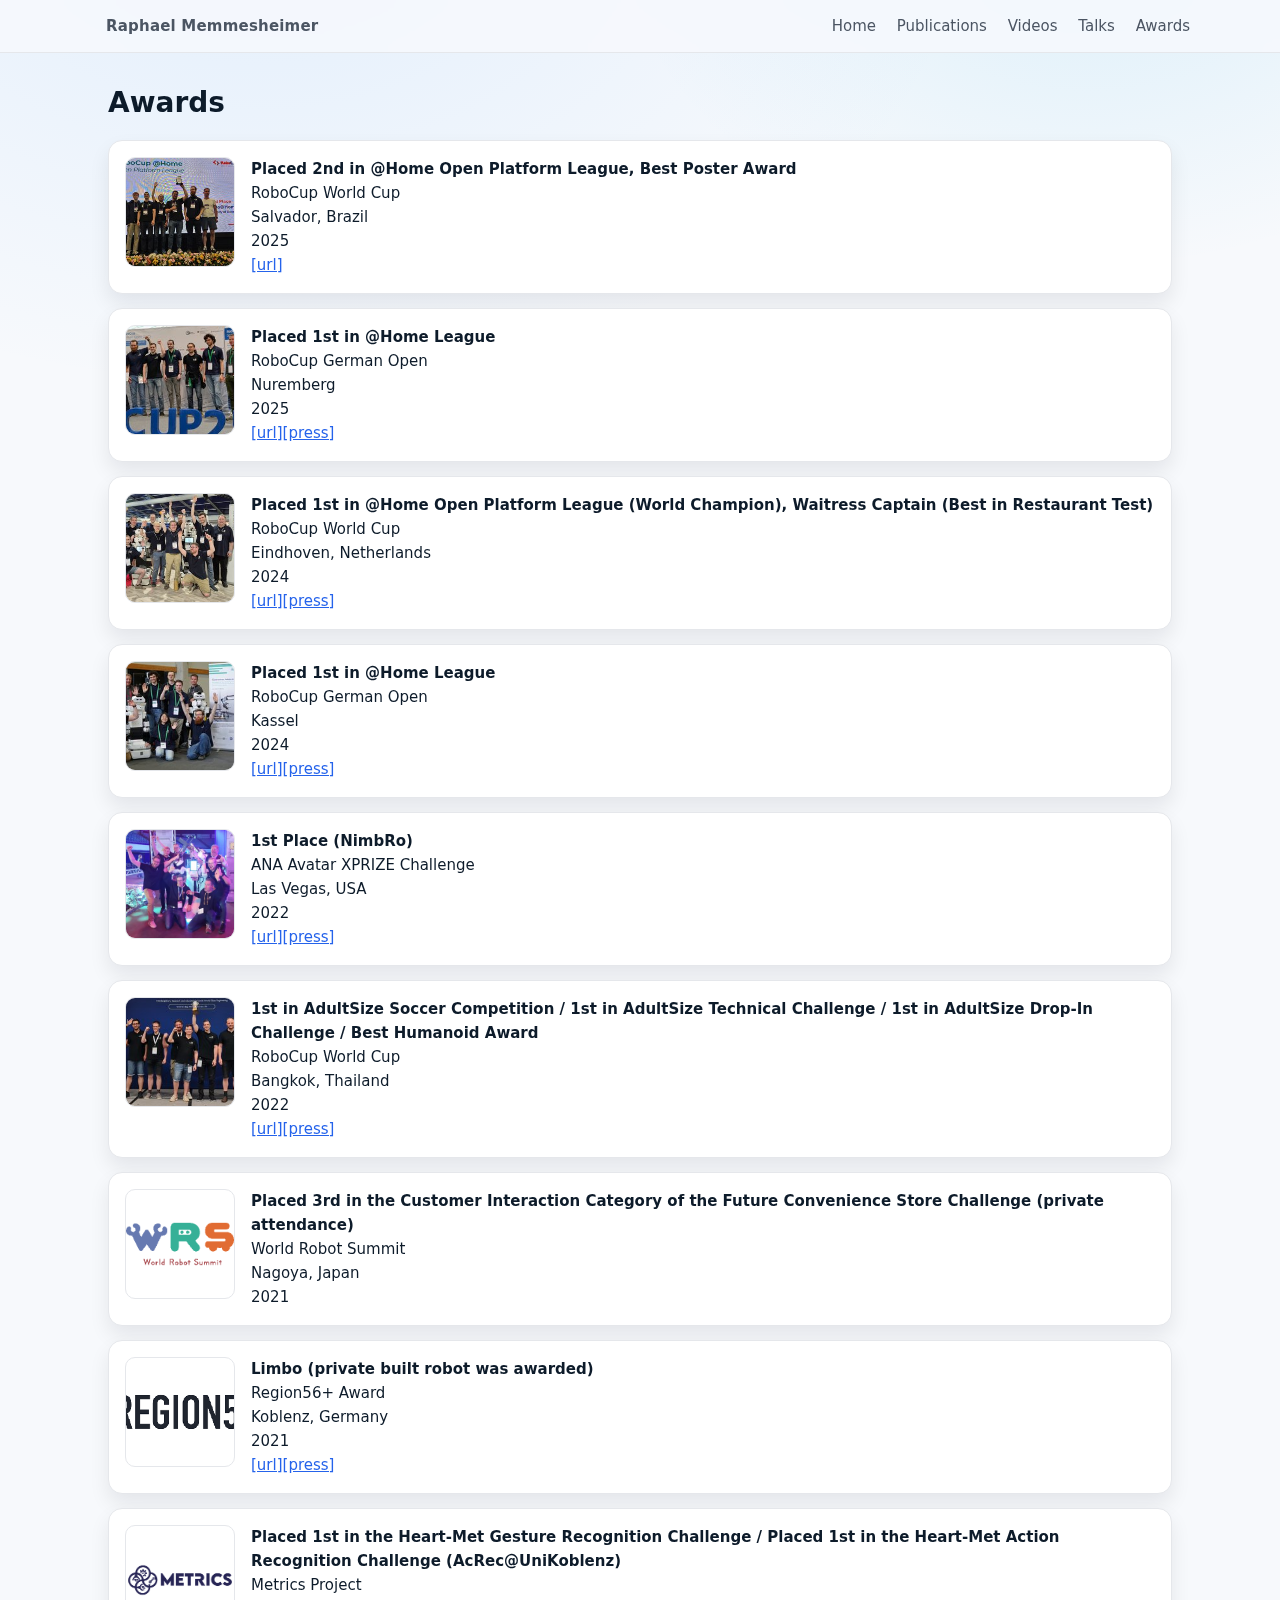
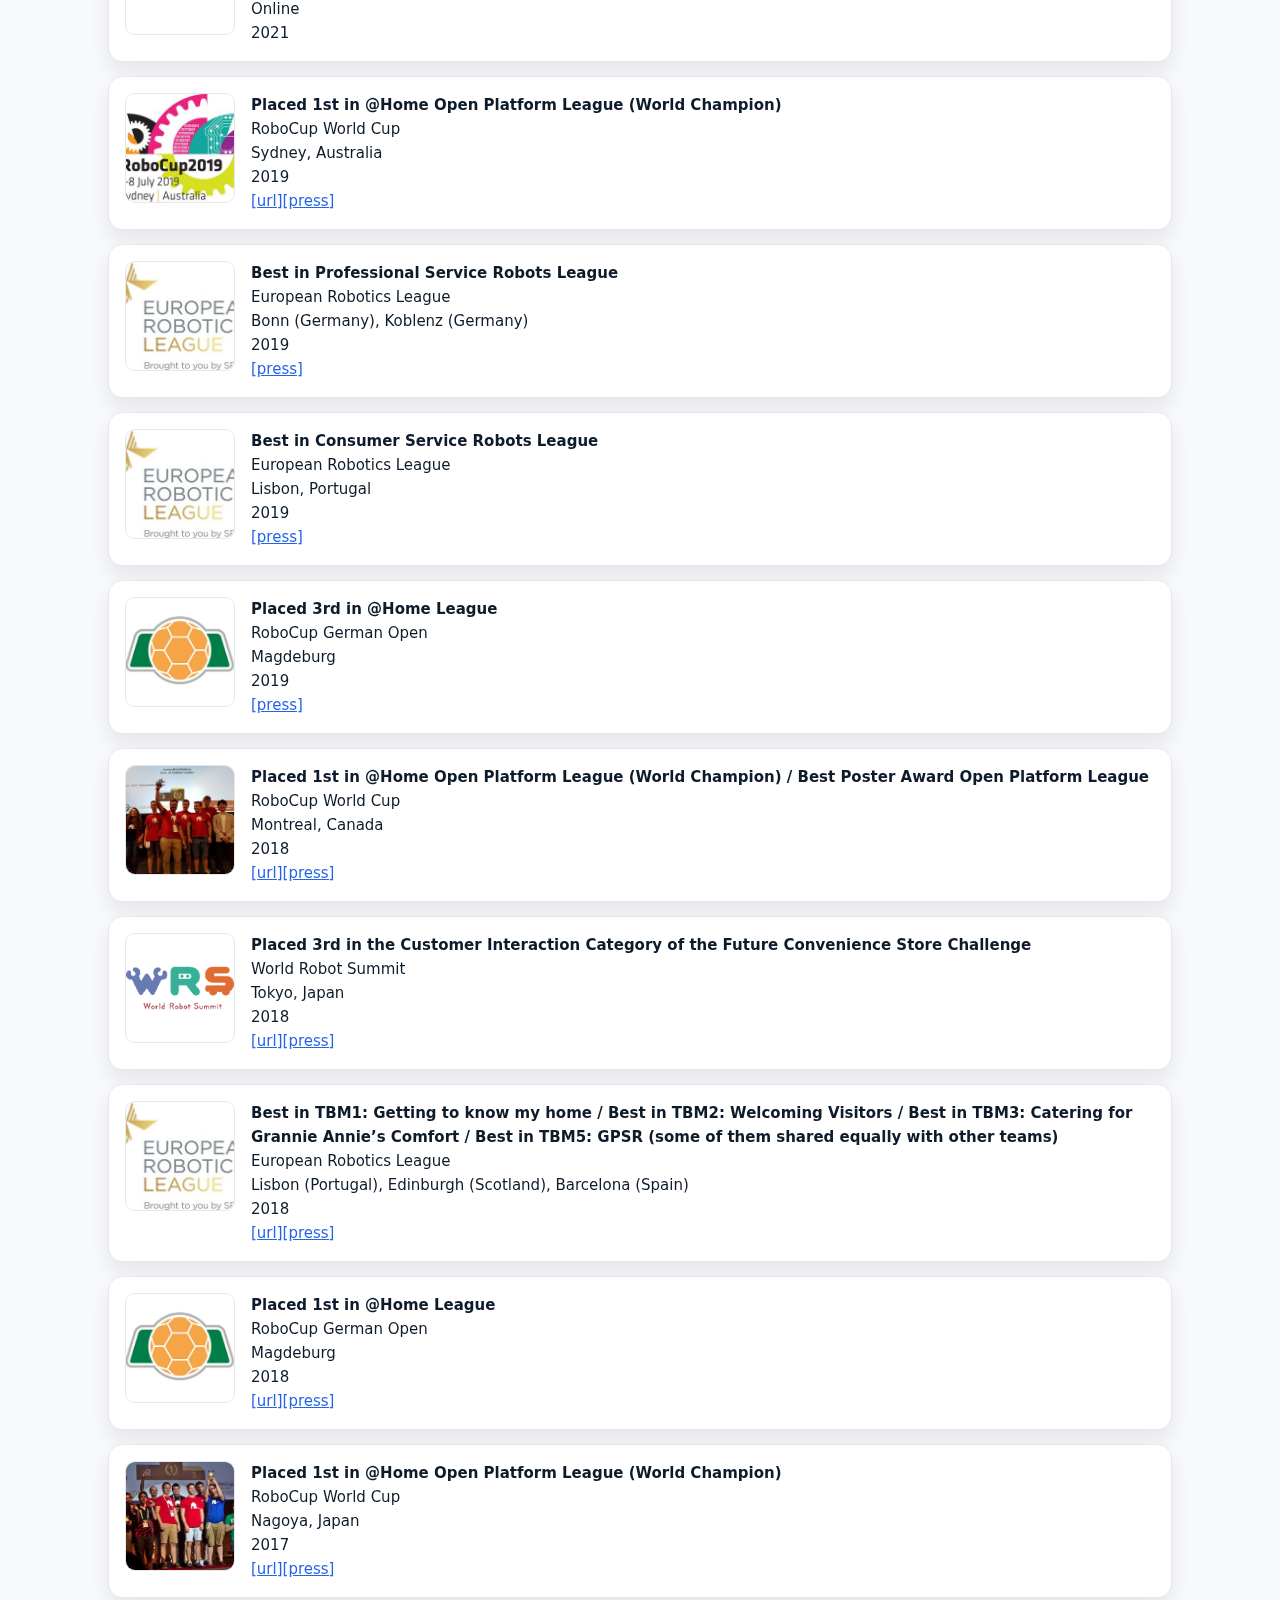
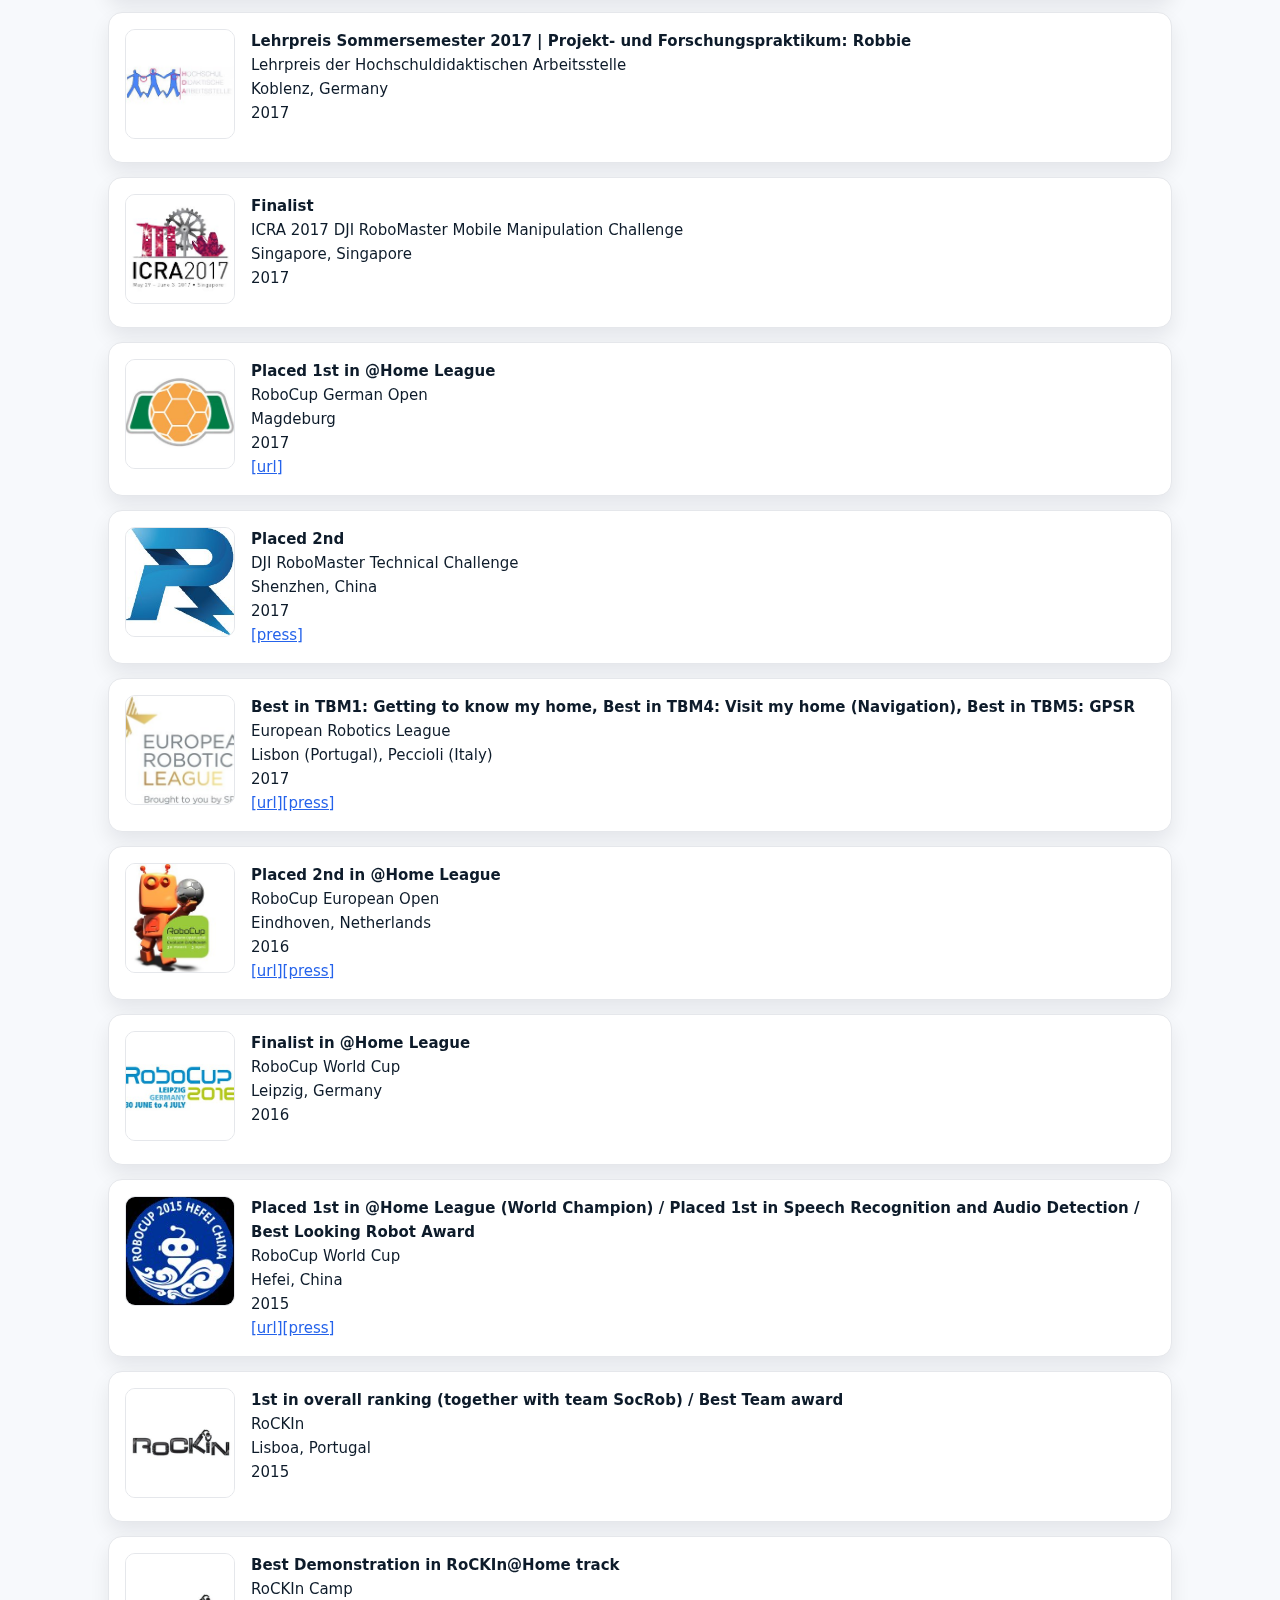
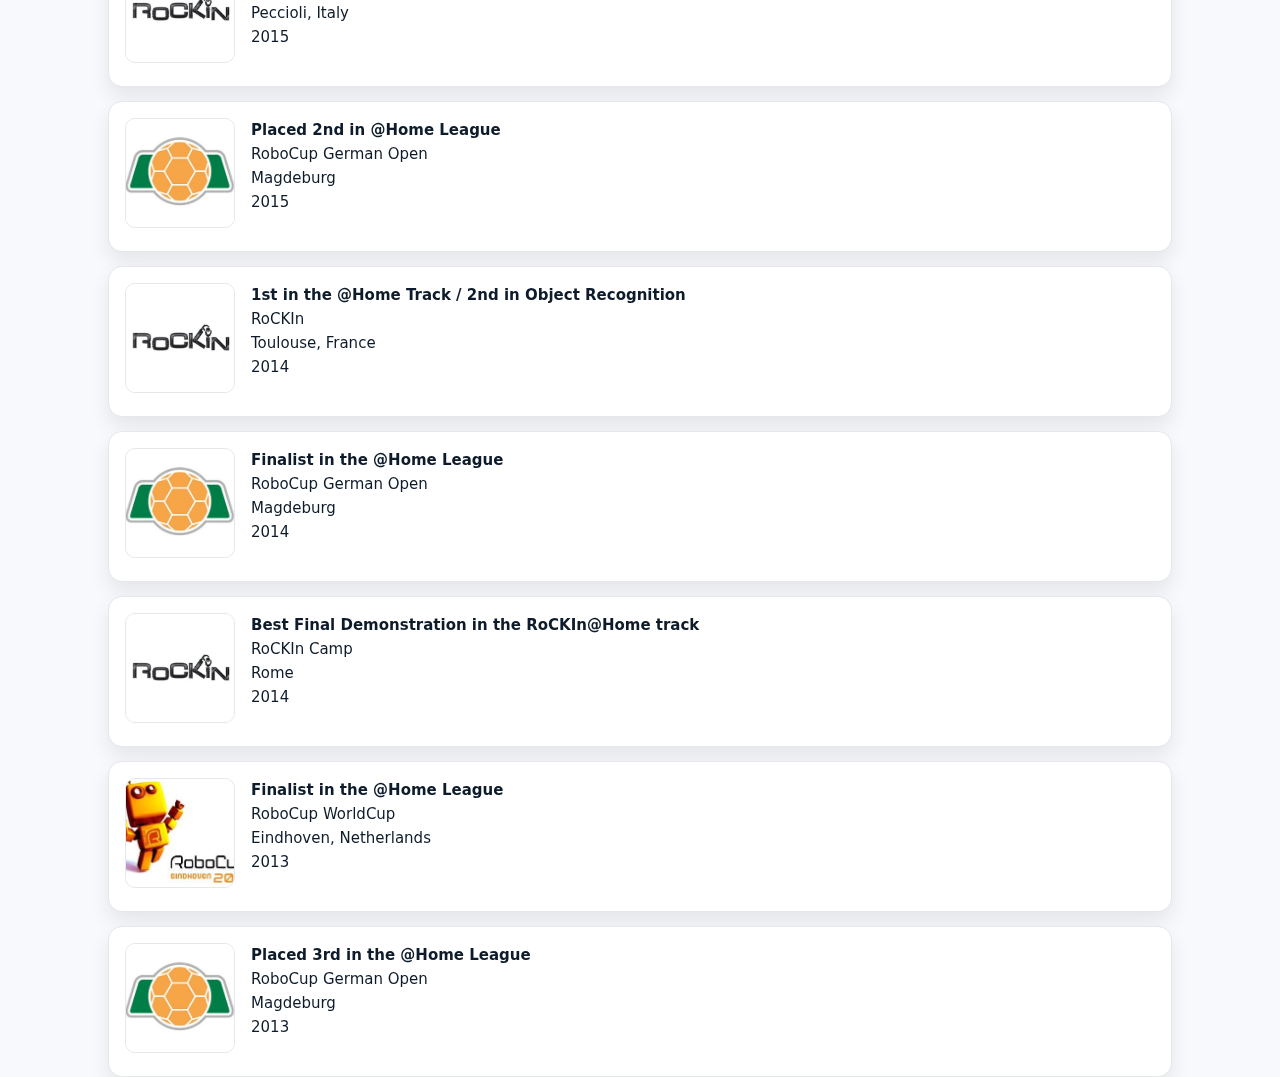
<file: awards.html>
<!DOCTYPE html>
<html>
  <head>
    <meta charset="utf-8">
    <meta name="viewport" content="width=device-width, initial-scale=1">
    <title>Awards - Raphael Memmesheimer</title>
    <link rel="stylesheet" type="text/css" href="common.css">
  </head>
  <body id="top">

    <header class="site-header">
  <div class="container nav">
    <div class="brand"><a href="index.html">Raphael Memmesheimer</a></div>
    <button class="mobile-menu-toggle" aria-label="Toggle navigation menu">
      <span class="hamburger"></span>
    </button>
    <nav class="links">
      <a href="index.html">Home</a>
      <a href="index.html#publications">Publications</a>
      <a href="videos.html">Videos</a>
      <!--a href="teaching.html">Teaching</a-->
      <a href="talks.html">Talks</a>
      <a href="awards.html">Awards</a>
      <!--a href="index.html#news">News</a>
      <a href="index.html#contact">Contact</a-->
    </nav>
  </div>
  <div class="mobile-menu">
    <nav class="mobile-links">
      <a href="index.html">Home</a>
      <a href="index.html#publications">Publications</a>
      <a href="videos.html">Videos</a>
      <!--a href="teaching.html">Teaching</a-->
      <a href="talks.html">Talks</a>
      <a href="awards.html">Awards</a>
      <!--a href="index.html#news">News</a>
      <a href="index.html#contact">Contact</a-->
    </nav>
  </div>
</header>

    <script src="mobile-menu.js"></script>

    <div class="container">
      <!-- Awards -->
      <h2 id="awards">Awards</h2>
      <ul class="item-list"><li><div class="preview">
            <a href="data/images/award_previews/robocup_at_home_2025_second_place.jpg" target="_blank">
                <img src="data/images/award_previews/small/robocup_at_home_2025_second_place.jpg" alt="Placed 2nd in @Home Open Platform League, Best Poster Award preview">
            </a>
        </div><div class="text">
            <b>Placed 2nd in @Home Open Platform League, Best Poster Award</b><br>
            RoboCup World Cup<br>
            Salvador, Brazil<br>
            2025<br><a href="https://nimbro.net/@Home/">[url]</a></div>
    </li><li><div class="preview">
            <a href="data/images/award_previews/robocup_german_open_2025_winning.jpg" target="_blank">
                <img src="data/images/award_previews/small/robocup_german_open_2025_winning.jpg" alt="Placed 1st in @Home League preview">
            </a>
        </div><div class="text">
            <b>Placed 1st in @Home League</b><br>
            RoboCup German Open<br>
            Nuremberg<br>
            2025<br><a href="https://nimbro.net/@Home/">[url]</a><a href="https://www.uni-bonn.de/de/neues/046-2025">[press]</a></div>
    </li><li><div class="preview">
            <a href="data/images/award_previews/robocup_at_home_2024_winning.jpg" target="_blank">
                <img src="data/images/award_previews/small/robocup_at_home_2024_winning.jpg" alt="Placed 1st in @Home Open Platform League (World Champion), Waitress Captain (Best in Restaurant Test) preview">
            </a>
        </div><div class="text">
            <b>Placed 1st in @Home Open Platform League (World Champion), Waitress Captain (Best in Restaurant Test)</b><br>
            RoboCup World Cup<br>
            Eindhoven, Netherlands<br>
            2024<br><a href="https://nimbro.net/@Home/">[url]</a><a href="https://www.uni-bonn.de/de/neues/bonner-haushaltsroboter-sind-weltmeister">[press]</a></div>
    </li><li><div class="preview">
            <a href="data/images/award_previews/robocup_german_open_2024_winning.jpg" target="_blank">
                <img src="data/images/award_previews/small/robocup_german_open_2024_winning.jpg" alt="Placed 1st in @Home League preview">
            </a>
        </div><div class="text">
            <b>Placed 1st in @Home League</b><br>
            RoboCup German Open<br>
            Kassel<br>
            2024<br><a href="https://nimbro.net/@Home/">[url]</a><a href="https://www.uni-bonn.de/en/news/university-of-bonn-household-robots-win-the-german-open">[press]</a></div>
    </li><li><div class="preview">
            <a href="data/images/award_previews/ana_avatar_xprize_nimbro_winning.jpg" target="_blank">
                <img src="data/images/award_previews/small/ana_avatar_xprize_nimbro_winning.jpg" alt="1st Place (NimbRo) preview">
            </a>
        </div><div class="text">
            <b>1st Place (NimbRo)</b><br>
            ANA Avatar XPRIZE Challenge<br>
            Las Vegas, USA<br>
            2022<br><a href="https://www.ais.uni-bonn.de/nimbro/AVATAR/">[url]</a><a href="https://www.uni-bonn.de/en/news/251-2022">[press]</a></div>
    </li><li><div class="preview">
            <a href="data/images/award_previews/robocup_2022_soccer_adult_size_nimbro_winning.jpg" target="_blank">
                <img src="data/images/award_previews/small/robocup_2022_soccer_adult_size_nimbro_winning.jpg" alt="1st in AdultSize Soccer Competition / 1st in AdultSize Technical Challenge / 1st in AdultSize Drop-In Challenge / Best Humanoid Award preview">
            </a>
        </div><div class="text">
            <b>1st in AdultSize Soccer Competition / 1st in AdultSize Technical Challenge / 1st in AdultSize Drop-In Challenge / Best Humanoid Award</b><br>
            RoboCup World Cup<br>
            Bangkok, Thailand<br>
            2022<br><a href="https://www.ais.uni-bonn.de/nimbro/Humanoid/">[url]</a><a href="https://www.uni-bonn.de/de/neues/162-2022">[press]</a></div>
    </li><li><div class="preview">
            <a href="data/images/award_previews/world_robot_summit.png" target="_blank">
                <img src="data/images/award_previews/small/world_robot_summit.png" alt="Placed 3rd in the Customer Interaction Category of the Future Convenience Store Challenge (private attendance) preview">
            </a>
        </div><div class="text">
            <b>Placed 3rd in the Customer Interaction Category of the Future Convenience Store Challenge (private attendance)</b><br>
            World Robot Summit<br>
            Nagoya, Japan<br>
            2021<br></div>
    </li><li><div class="preview">
            <a href="data/images/award_previews/region_56.png" target="_blank">
                <img src="data/images/award_previews/small/region_56.png" alt="Limbo (private built robot was awarded) preview">
            </a>
        </div><div class="text">
            <b>Limbo (private built robot was awarded)</b><br>
            Region56+ Award<br>
            Koblenz, Germany<br>
            2021<br><a href="https://www.region56plus.de/magazin/arbeit/award-2021-preistrager-limbo">[url]</a><a href="https://www.eifelschau.de/2021/09/10/feierliche-preisverleihung-des-r56-award-2021-75-000-eur-preisgeld-an-fuenf-projekte-vergeben/">[press]</a></div>
    </li><li><div class="preview">
            <a href="data/images/award_previews/metrics2021.png" target="_blank">
                <img src="data/images/award_previews/small/metrics2021.png" alt="Placed 1st in the Heart-Met Gesture Recognition Challenge / Placed 1st in the Heart-Met Action Recognition Challenge (AcRec@UniKoblenz) preview">
            </a>
        </div><div class="text">
            <b>Placed 1st in the Heart-Met Gesture Recognition Challenge / Placed 1st in the Heart-Met Action Recognition Challenge (AcRec@UniKoblenz)</b><br>
            Metrics Project<br>
            Online<br>
            2021<br></div>
    </li><li><div class="preview">
            <a href="data/images/award_previews/robocup2019.jpg" target="_blank">
                <img src="data/images/award_previews/small/robocup2019.jpg" alt="Placed 1st in @Home Open Platform League (World Champion) preview">
            </a>
        </div><div class="text">
            <b>Placed 1st in @Home Open Platform League (World Champion)</b><br>
            RoboCup World Cup<br>
            Sydney, Australia<br>
            2019<br><a href="https://homer.uni-koblenz.de">[url]</a><a href="https://www.uni-koblenz-landau.de/de/aktuell/archiv-2019/roboter-team-homer-der-universitaet-in-koblenz-ist-rekordweltmeister/index.html">[press]</a></div>
    </li><li><div class="preview">
            <a href="data/images/award_previews/european_robotics_league.jpg" target="_blank">
                <img src="data/images/award_previews/small/european_robotics_league.jpg" alt="Best in Professional Service Robots League preview">
            </a>
        </div><div class="text">
            <b>Best in Professional Service Robots League</b><br>
            European Robotics League<br>
            Bonn (Germany), Koblenz (Germany)<br>
            2019<br><a href="https://www.presseportal.de/pm/81267/4233916">[press]</a></div>
    </li><li><div class="preview">
            <a href="data/images/award_previews/european_robotics_league.jpg" target="_blank">
                <img src="data/images/award_previews/small/european_robotics_league.jpg" alt="Best in Consumer Service Robots League preview">
            </a>
        </div><div class="text">
            <b>Best in Consumer Service Robots League</b><br>
            European Robotics League<br>
            Lisbon, Portugal<br>
            2019<br><a href="https://www.presseportal.de/pm/81267/4233916">[press]</a></div>
    </li><li><div class="preview">
            <a href="data/images/award_previews/robocup_german_open.jpg" target="_blank">
                <img src="data/images/award_previews/small/robocup_german_open.jpg" alt="Placed 3rd in @Home League preview">
            </a>
        </div><div class="text">
            <b>Placed 3rd in @Home League</b><br>
            RoboCup German Open<br>
            Magdeburg<br>
            2019<br><a href="https://www.uni-koblenz-landau.de/de/aktuell/archiv-2019/serviceroboter-bei-deutscher-meisterschaft-drittplaziert/index.html">[press]</a></div>
    </li><li><div class="preview">
            <a href="data/images/award_previews/robocup_at_home_2018_homer_winning.jpg" target="_blank">
                <img src="data/images/award_previews/small/robocup_at_home_2018_homer_winning.jpg" alt="Placed 1st in @Home Open Platform League (World Champion) / Best Poster Award Open Platform League preview">
            </a>
        </div><div class="text">
            <b>Placed 1st in @Home Open Platform League (World Champion) / Best Poster Award Open Platform League</b><br>
            RoboCup World Cup<br>
            Montreal, Canada<br>
            2018<br><a href="https://homer.uni-koblenz.de">[url]</a><a href="https://www.presseportal.de/pm/81267/3980167">[press]</a></div>
    </li><li><div class="preview">
            <a href="data/images/award_previews/world_robot_summit.png" target="_blank">
                <img src="data/images/award_previews/small/world_robot_summit.png" alt="Placed 3rd in the Customer Interaction Category of the Future Convenience Store Challenge preview">
            </a>
        </div><div class="text">
            <b>Placed 3rd in the Customer Interaction Category of the Future Convenience Store Challenge</b><br>
            World Robot Summit<br>
            Tokyo, Japan<br>
            2018<br><a href="https://homer.uni-koblenz.de">[url]</a><a href="https://www.uni-koblenz-landau.de/de/aktuell/archiv-2018/team-homer-der-universitaet-in-koblenz-erfolgreich-in-tokio/index.html">[press]</a></div>
    </li><li><div class="preview">
            <a href="data/images/award_previews/european_robotics_league.jpg" target="_blank">
                <img src="data/images/award_previews/small/european_robotics_league.jpg" alt="Best in TBM1: Getting to know my home / Best in TBM2: Welcoming Visitors / Best in TBM3: Catering for Grannie Annie’s Comfort /  Best in TBM5: GPSR (some of them shared equally with other teams) preview">
            </a>
        </div><div class="text">
            <b>Best in TBM1: Getting to know my home / Best in TBM2: Welcoming Visitors / Best in TBM3: Catering for Grannie Annie’s Comfort /  Best in TBM5: GPSR (some of them shared equally with other teams)</b><br>
            European Robotics League<br>
            Lisbon (Portugal), Edinburgh (Scotland), Barcelona (Spain)<br>
            2018<br><a href="https://homer.uni-koblenz.de">[url]</a><a href="https://www.presseportal.de/pm/81267/3895924">[press]</a></div>
    </li><li><div class="preview">
            <a href="data/images/award_previews/robocup_german_open.jpg" target="_blank">
                <img src="data/images/award_previews/small/robocup_german_open.jpg" alt="Placed 1st in @Home League preview">
            </a>
        </div><div class="text">
            <b>Placed 1st in @Home League</b><br>
            RoboCup German Open<br>
            Magdeburg<br>
            2018<br><a href="https://homer.uni-koblenz.de">[url]</a><a href="https://www.presseportal.de/pm/81267/3932712">[press]</a></div>
    </li><li><div class="preview">
            <a href="data/images/award_previews/robocup_at_home_2017_homer_winning.jpg" target="_blank">
                <img src="data/images/award_previews/small/robocup_at_home_2017_homer_winning.jpg" alt="Placed 1st in @Home Open Platform League (World Champion) preview">
            </a>
        </div><div class="text">
            <b>Placed 1st in @Home Open Platform League (World Champion)</b><br>
            RoboCup World Cup<br>
            Nagoya, Japan<br>
            2017<br><a href="https://homer.uni-koblenz.de">[url]</a><a href="https://www.presseportal.de/pm/81267/3697893">[press]</a></div>
    </li><li><div class="preview">
            <a href="data/images/award_previews/lehrpreis2017.jpg" target="_blank">
                <img src="data/images/award_previews/small/lehrpreis2017.jpg" alt="Lehrpreis Sommersemester 2017 | Projekt- und Forschungspraktikum: Robbie preview">
            </a>
        </div><div class="text">
            <b>Lehrpreis Sommersemester 2017 | Projekt- und Forschungspraktikum: Robbie</b><br>
            Lehrpreis der Hochschuldidaktischen Arbeitsstelle<br>
            Koblenz, Germany<br>
            2017<br></div>
    </li><li><div class="preview">
            <a href="data/images/award_previews/icra2017.jpg" target="_blank">
                <img src="data/images/award_previews/small/icra2017.jpg" alt="Finalist preview">
            </a>
        </div><div class="text">
            <b>Finalist</b><br>
            ICRA 2017 DJI RoboMaster Mobile Manipulation Challenge<br>
            Singapore, Singapore<br>
            2017<br></div>
    </li><li><div class="preview">
            <a href="data/images/award_previews/robocup_german_open.jpg" target="_blank">
                <img src="data/images/award_previews/small/robocup_german_open.jpg" alt="Placed 1st in @Home League preview">
            </a>
        </div><div class="text">
            <b>Placed 1st in @Home League</b><br>
            RoboCup German Open<br>
            Magdeburg<br>
            2017<br><a href="https://homer.uni-koblenz.de">[url]</a></div>
    </li><li><div class="preview">
            <a href="data/images/award_previews/robomasters.jpg" target="_blank">
                <img src="data/images/award_previews/small/robomasters.jpg" alt="Placed 2nd preview">
            </a>
        </div><div class="text">
            <b>Placed 2nd</b><br>
            DJI RoboMaster Technical Challenge<br>
            Shenzhen, China<br>
            2017<br><a href="https://www.presseportal.de/pm/81267/3708542">[press]</a></div>
    </li><li><div class="preview">
            <a href="data/images/award_previews/european_robotics_league.jpg" target="_blank">
                <img src="data/images/award_previews/small/european_robotics_league.jpg" alt="Best in TBM1:  Getting to know my home, Best in TBM4: Visit my home (Navigation), Best in TBM5: GPSR  preview">
            </a>
        </div><div class="text">
            <b>Best in TBM1:  Getting to know my home, Best in TBM4: Visit my home (Navigation), Best in TBM5: GPSR </b><br>
            European Robotics League<br>
            Lisbon (Portugal), Peccioli (Italy) <br>
            2017<br><a href="https://homer.uni-koblenz.de">[url]</a><a href="https://nachrichten.idw-online.de/2017/03/30/team-homer-unikoblenz-mehrfacher-preistraeger-in-european-robotics-league">[press]</a></div>
    </li><li><div class="preview">
            <a href="data/images/award_previews/robocup_european_open.jpg" target="_blank">
                <img src="data/images/award_previews/small/robocup_european_open.jpg" alt="Placed 2nd in @Home League preview">
            </a>
        </div><div class="text">
            <b>Placed 2nd in @Home League</b><br>
            RoboCup European Open<br>
            Eindhoven, Netherlands<br>
            2016<br><a href="https://homer.uni-koblenz.de">[url]</a><a href="https://www.blick-aktuell.de/Berichte/Lisa-auf-Platz-2-derEuropean-Open-197521.html">[press]</a></div>
    </li><li><div class="preview">
            <a href="data/images/award_previews/robocup2016.jpg" target="_blank">
                <img src="data/images/award_previews/small/robocup2016.jpg" alt="Finalist in @Home League preview">
            </a>
        </div><div class="text">
            <b>Finalist in @Home League</b><br>
            RoboCup World Cup<br>
            Leipzig, Germany<br>
            2016<br></div>
    </li><li><div class="preview">
            <a href="data/images/award_previews/robocup2015.jpg" target="_blank">
                <img src="data/images/award_previews/small/robocup2015.jpg" alt="Placed 1st in @Home League (World Champion) / Placed 1st in Speech Recognition and Audio Detection / Best Looking Robot Award preview">
            </a>
        </div><div class="text">
            <b>Placed 1st in @Home League (World Champion) / Placed 1st in Speech Recognition and Audio Detection / Best Looking Robot Award</b><br>
            RoboCup World Cup<br>
            Hefei, China<br>
            2015<br><a href="https://homer.uni-koblenz.de">[url]</a><a href="https://www.blick-aktuell.de/Koblenz/Lisa-ist-Weltmeister-151047.html">[press]</a></div>
    </li><li><div class="preview">
            <a href="data/images/award_previews/rockin.jpg" target="_blank">
                <img src="data/images/award_previews/small/rockin.jpg" alt="1st in overall ranking (together with team SocRob) / Best Team award preview">
            </a>
        </div><div class="text">
            <b>1st in overall ranking (together with team SocRob) / Best Team award</b><br>
            RoCKIn<br>
            Lisboa, Portugal<br>
            2015<br></div>
    </li><li><div class="preview">
            <a href="data/images/award_previews/rockin.jpg" target="_blank">
                <img src="data/images/award_previews/small/rockin.jpg" alt="Best Demonstration in RoCKIn@Home track preview">
            </a>
        </div><div class="text">
            <b>Best Demonstration in RoCKIn@Home track</b><br>
            RoCKIn Camp<br>
            Peccioli, Italy<br>
            2015<br></div>
    </li><li><div class="preview">
            <a href="data/images/award_previews/robocup_german_open.jpg" target="_blank">
                <img src="data/images/award_previews/small/robocup_german_open.jpg" alt="Placed 2nd in @Home League preview">
            </a>
        </div><div class="text">
            <b>Placed 2nd in @Home League</b><br>
            RoboCup German Open<br>
            Magdeburg<br>
            2015<br></div>
    </li><li><div class="preview">
            <a href="data/images/award_previews/rockin.jpg" target="_blank">
                <img src="data/images/award_previews/small/rockin.jpg" alt="1st in the @Home Track / 2nd in Object Recognition preview">
            </a>
        </div><div class="text">
            <b>1st in the @Home Track / 2nd in Object Recognition</b><br>
            RoCKIn<br>
            Toulouse, France<br>
            2014<br></div>
    </li><li><div class="preview">
            <a href="data/images/award_previews/robocup_german_open.jpg" target="_blank">
                <img src="data/images/award_previews/small/robocup_german_open.jpg" alt="Finalist in the @Home League preview">
            </a>
        </div><div class="text">
            <b>Finalist in the @Home League</b><br>
            RoboCup German Open<br>
            Magdeburg<br>
            2014<br></div>
    </li><li><div class="preview">
            <a href="data/images/award_previews/rockin.jpg" target="_blank">
                <img src="data/images/award_previews/small/rockin.jpg" alt="Best Final Demonstration in the RoCKIn@Home track preview">
            </a>
        </div><div class="text">
            <b>Best Final Demonstration in the RoCKIn@Home track</b><br>
            RoCKIn Camp<br>
            Rome<br>
            2014<br></div>
    </li><li><div class="preview">
            <a href="data/images/award_previews/robocup2013.jpg" target="_blank">
                <img src="data/images/award_previews/small/robocup2013.jpg" alt="Finalist in the @Home League preview">
            </a>
        </div><div class="text">
            <b>Finalist in the @Home League</b><br>
            RoboCup WorldCup<br>
            Eindhoven, Netherlands<br>
            2013<br></div>
    </li><li><div class="preview">
            <a href="data/images/award_previews/robocup_german_open.jpg" target="_blank">
                <img src="data/images/award_previews/small/robocup_german_open.jpg" alt="Placed 3rd in the @Home League preview">
            </a>
        </div><div class="text">
            <b>Placed 3rd in the @Home League</b><br>
            RoboCup German Open<br>
            Magdeburg<br>
            2013<br></div>
    </li></ul>
    </div>
  </body>
</html>
</file>
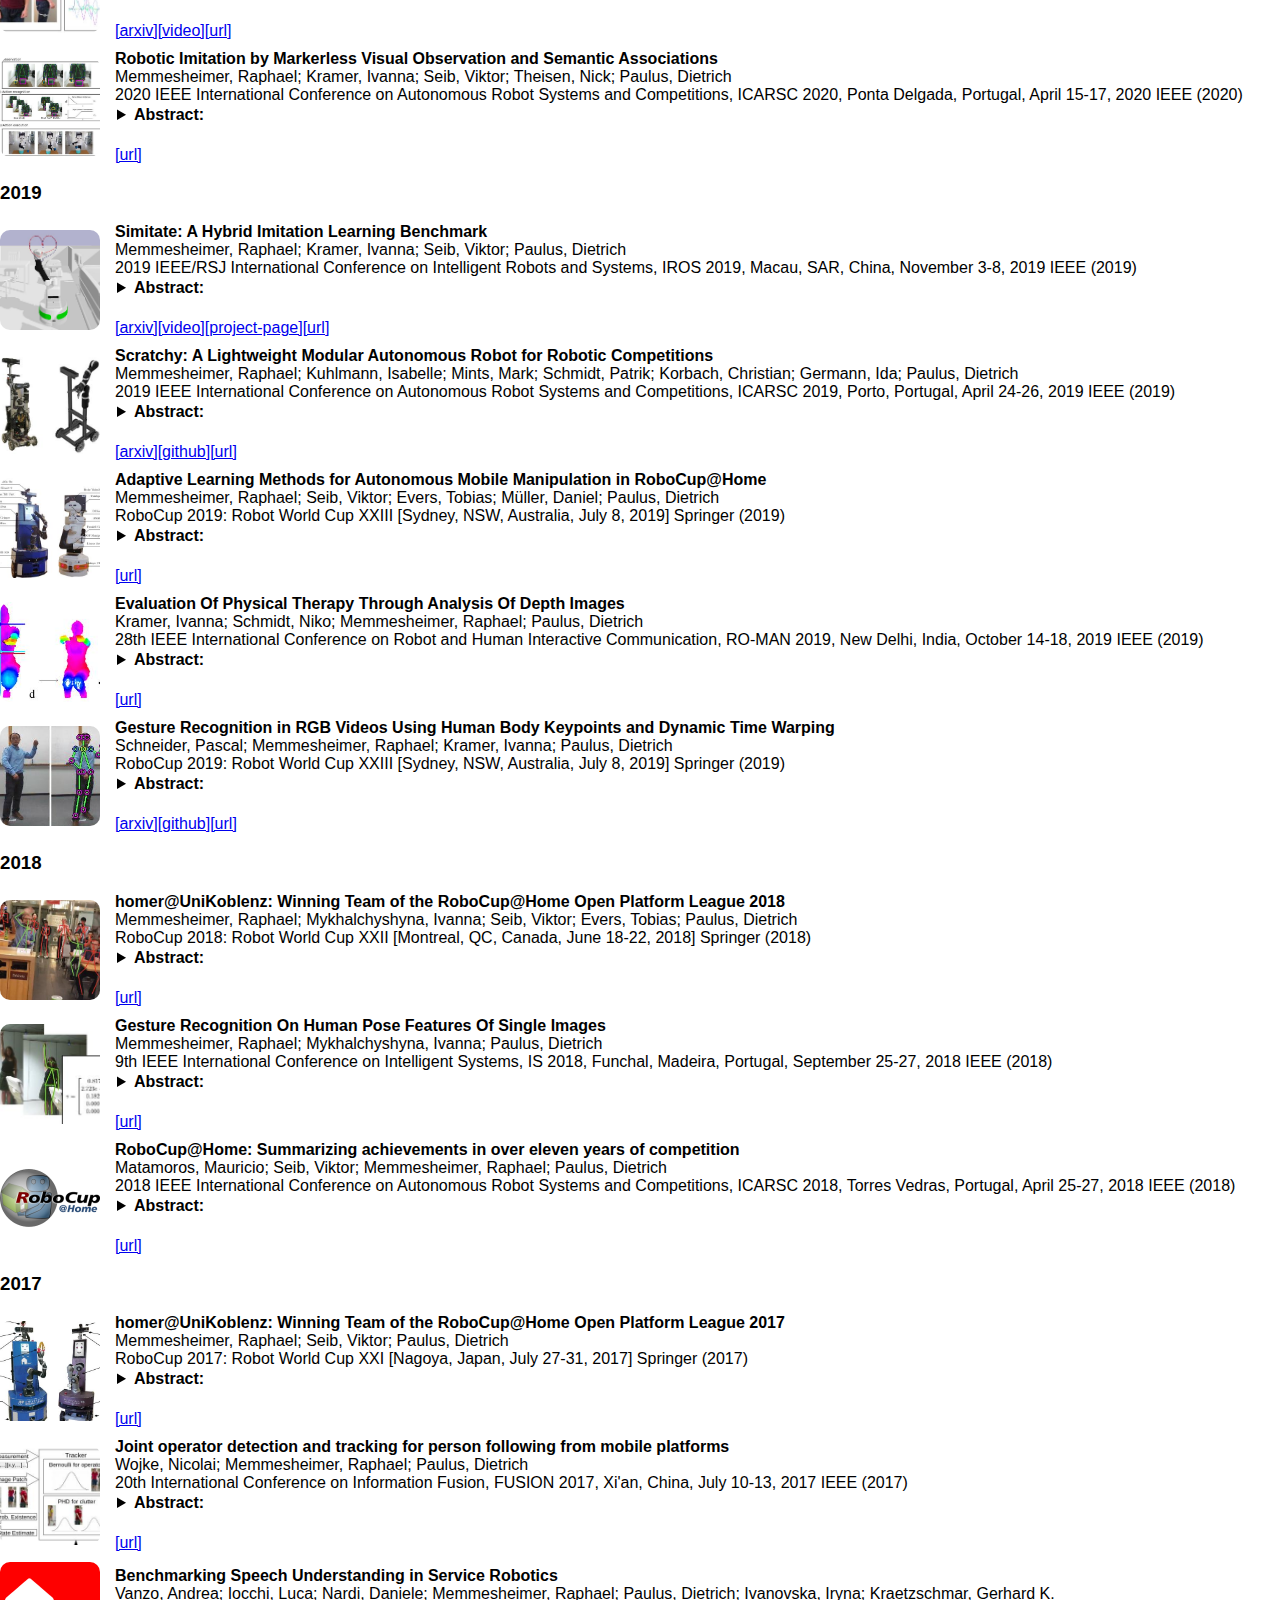
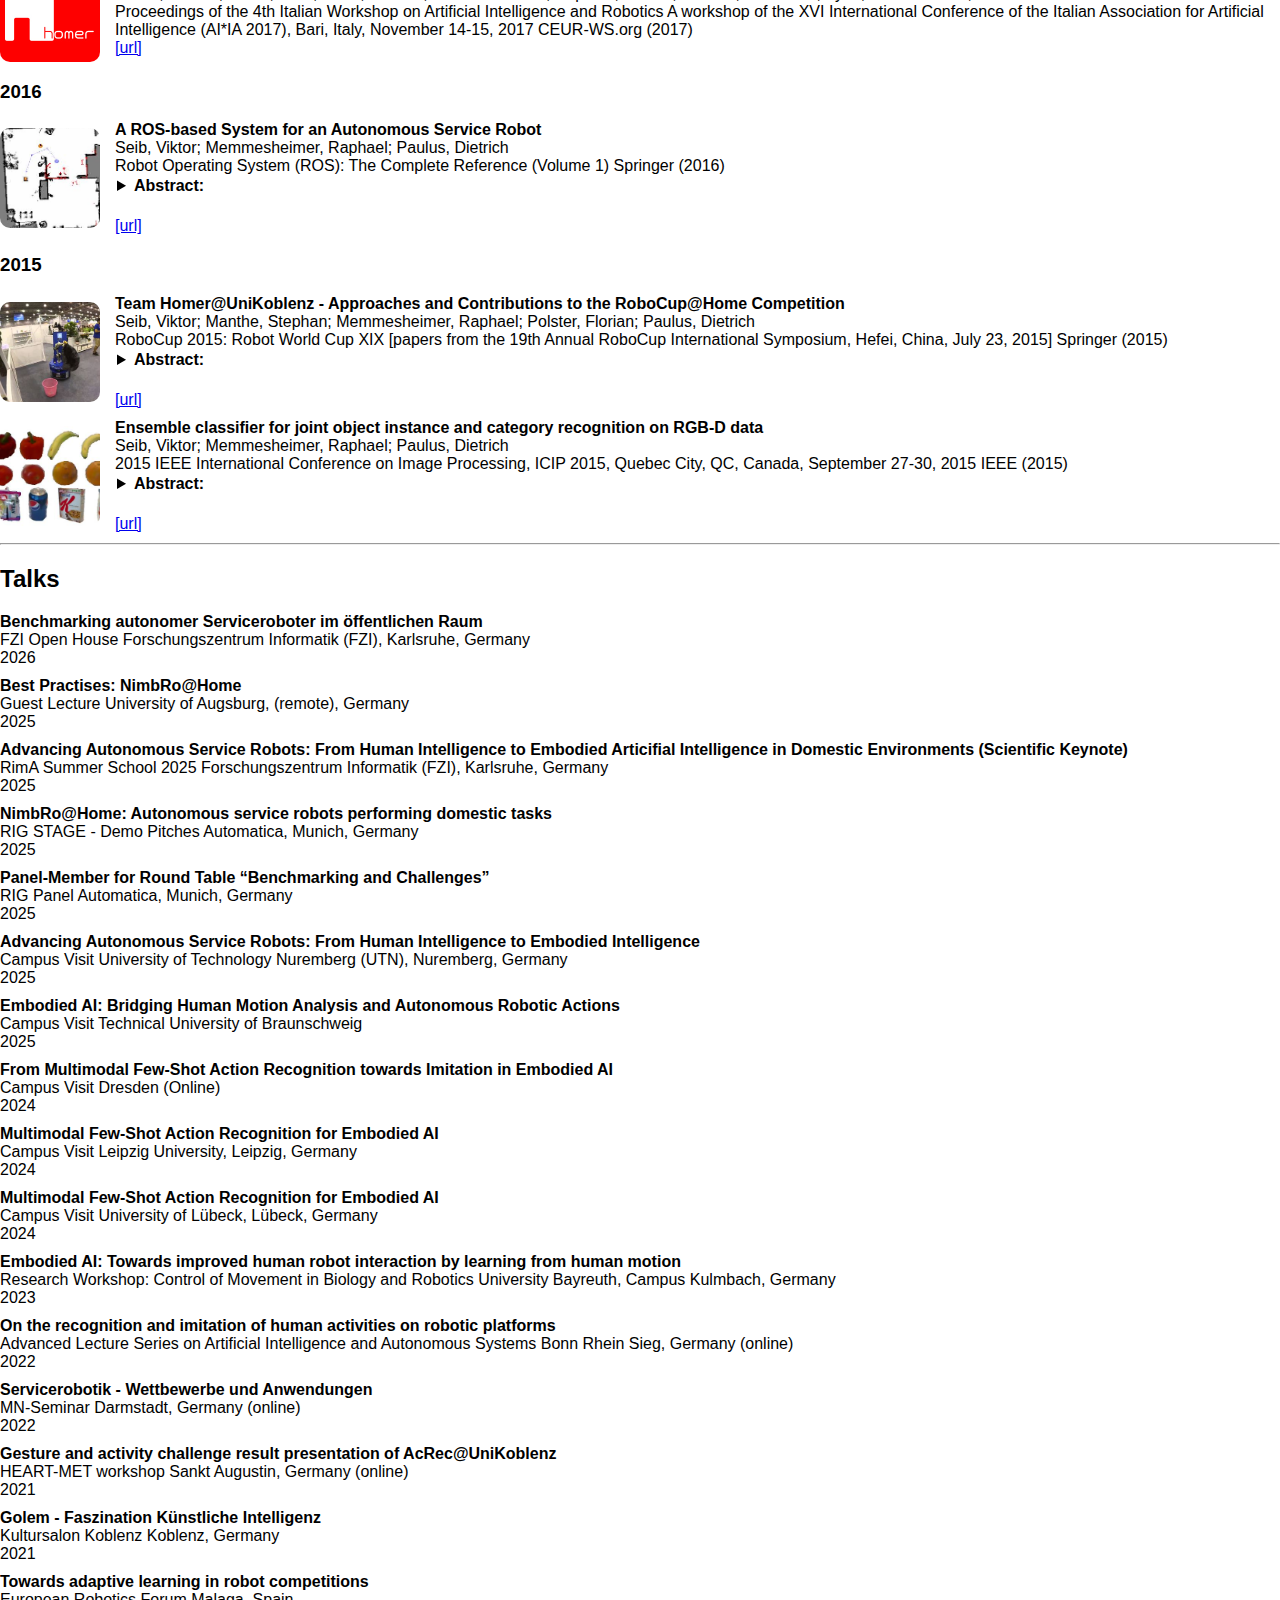
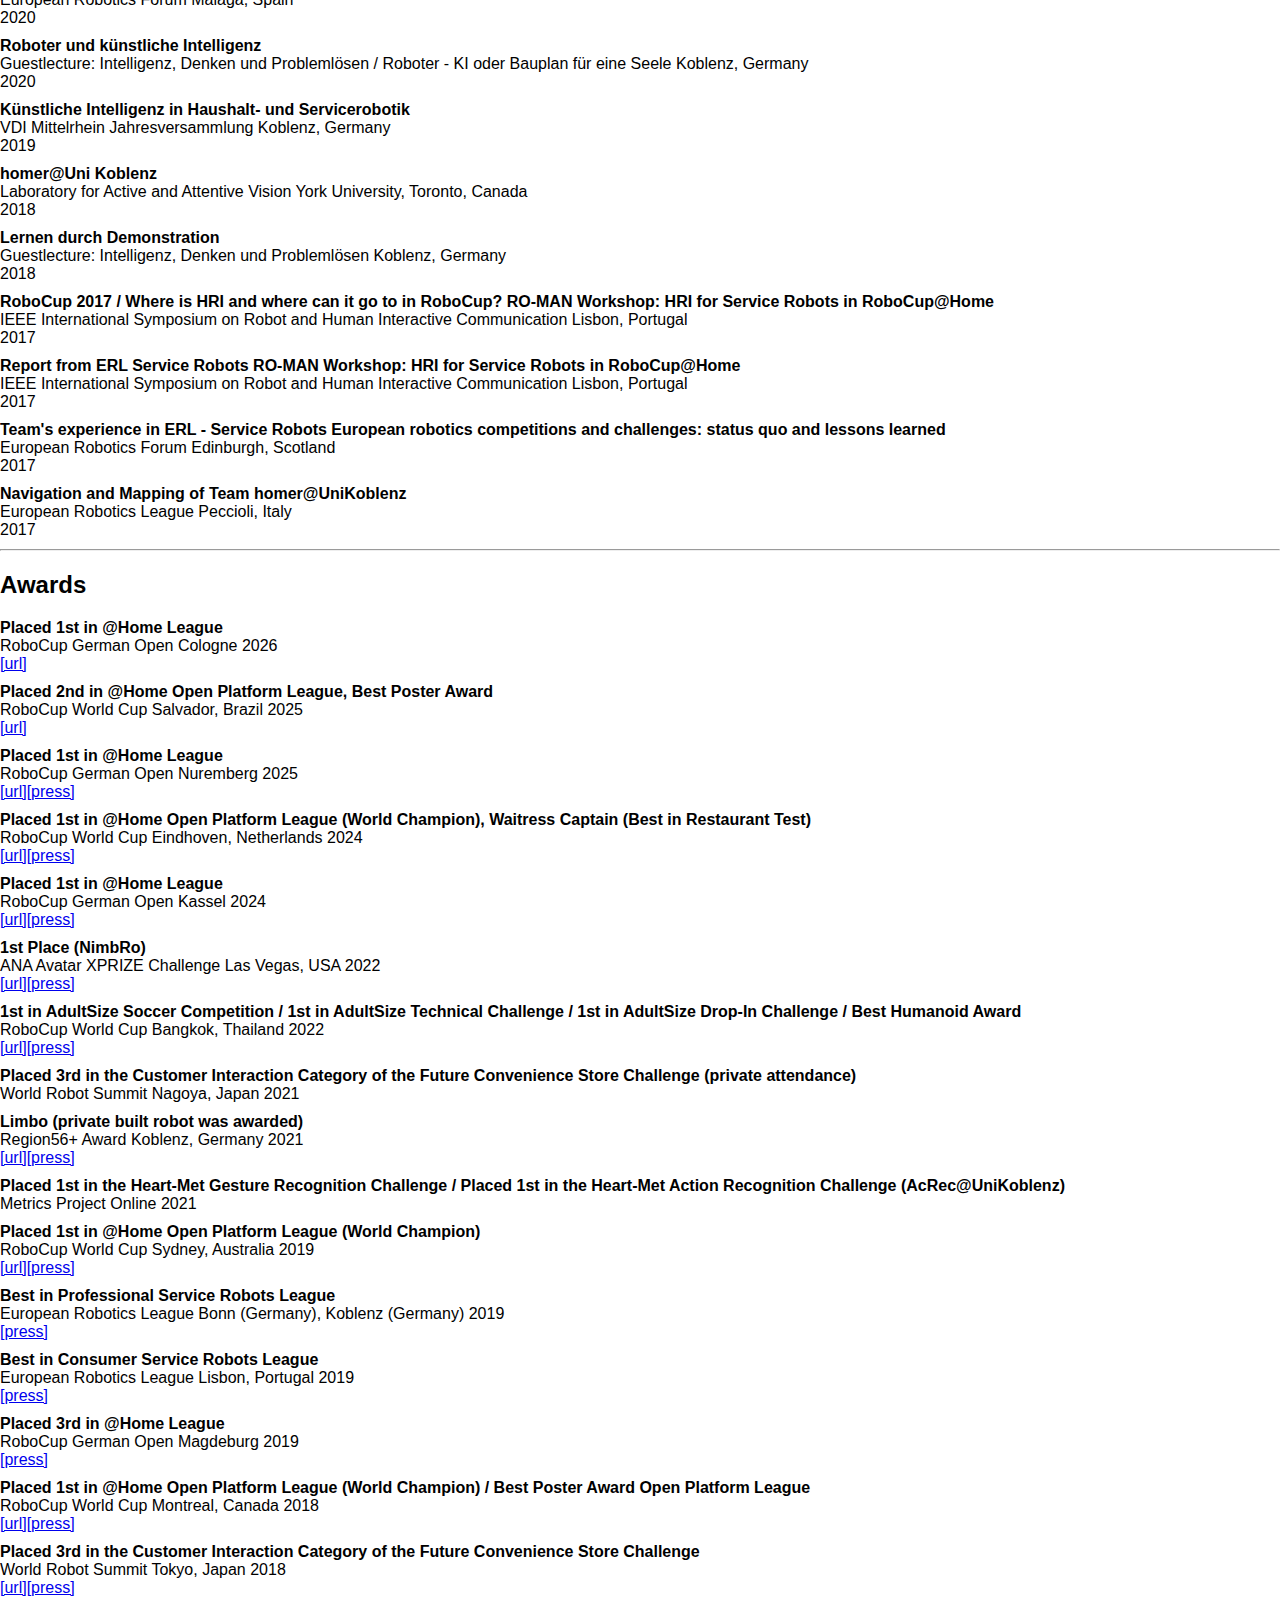
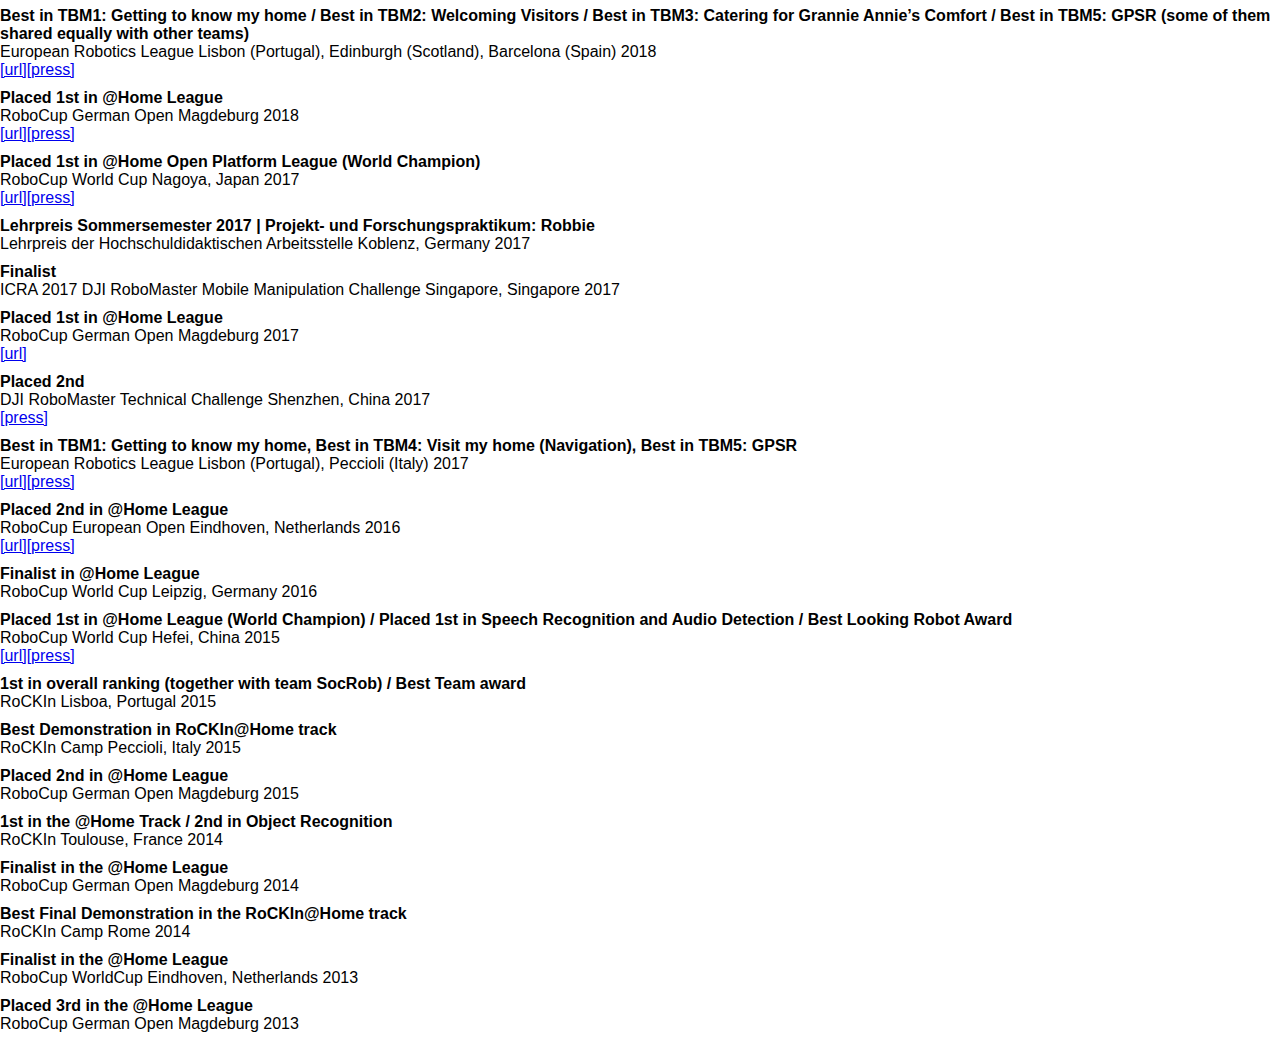
<file: index_ais.html>
<!DOCTYPE html PUBLIC "-//W3C//DTD HTML 4.01 Transitional//EN">
<html>
  <head>
    <meta http-equiv="content-type" content="text/html; charset=UTF-8">
    <title>University of Bonn, Computer Science VI, Autonomous Intelligent
      Systems</title>
    <link rel="stylesheet" type="text/css" href="../style.css">

    <style>

    .item-list {
      list-style-type: none;
      margin: 0;
      padding: 0;
    }

    .item-list li {
      display: flex;
      align-items: center;
      margin-bottom: 10px;
    }

    .item-list li .preview img {
      margin-right: 15px;
      width: 100px;
      height: 100px;
      object-fit: cover;
      border-radius: 10px;
    }
    .item-list li .text {
      flex-grow: 1;
    }

    .item-list li .text h3 {
      margin: 0;
    }

    .item-list li .text p {
      margin: 0;
    }

    .about {
      font-size: 1.2em;
    }

    .about img {
      width: 300px;
      border-radius: 10px;
      float: right;
      margin-left: 20px;
    }

    .cryptedmail:after {
      content: attr(data-name) "@" attr(data-domain) "." attr(data-tld);
    }

    </style>
    <!--#config errmsg="SSI können nicht ausgeführt werden." -->
    <!--#include virtual="/Header.html"  -->
  </head>
  <body>
    <div id="Seite">
      <!--#include virtual="/Navigation.html"  -->
      <div id="Inhalt">
            <h1>Raphael Memmesheimer</h1>

            <!--
              <a href="https://github.com/raphaelmemmesheimer"><i class="fab fa-github"></i></a>
              <a href="https://www.youtube.com/channel/UC-C8dyzYEgCOyyG6rHdu2Kg"><i class="fab fa-youtube"></i></a>
            -->

            <div class="about">
              <img src="data/images/raphael_memmesheimer.jpg" alt="Raphael Memmesheimer" width="200">
            </div>
            <br>
            <p>I am a Postdoctoral Researcher at the <a href="https://www.ais.uni-bonn.de">Autonomous Intelligent Systems (AIS)</a> group with <a href="https://www.ais.uni-bonn.de/behnke/">Prof. Dr. Sven Behnke</a> at the University of Bonn, where I re-initiated and lead the <a href="https://www.ais.uni-bonn.de/nimbro/@Home/">NimbRo@Home</a> team. Our focus is on developing domestic service robots that integrate perception, human-robot interaction, task-planning and mobile manipulation to assist in real-world environments.
My long-term research goal is to develop autonomous service robots that learn from human behavior using multi-modal sensory information and deploy them in real-world environments. I'm further founding member of the <a href="https://robotics.uni-bonn.de">Center for Robotics</a> at the University of Bonn.</p>
<p>I completed my PhD in the <a href="https://agas.uni-koblenz.de/">Active Vision Group</a> under <a href="https://www.uni-koblenz.de/de/informatik/icv/paulus/team/dietrich-paulus">Prof. Dr. Dietrich Paulus</a> at the University of Koblenz. My thesis explored advanced techniques for on multi-modal action recognition in time-series data, including videos, inertial measurement units (IMUs), Wi-Fi CSI fingerprints, and skeleton sequences. By combining these modalities, I aim to enable robots to understand and respond to human activities more robustly and naturally.</p>
<p>I have a proven track record of leading award-winning robotics teams in international competitions. As a team leader, I have guided teams at different universities to multiple championship titles, including:</p>
<ul>
<li>RoboCup@Home World Championship (five-time winner, with three consecutive victories).</li>
<li>Top placements in the European Robotics League and World Robot Summit.</li>
</ul>
<p>I further contributed to the <a href="https://www.ais.uni-bonn.de/nimbro/AVATAR/">NimbRo Avatar</a> team, winning the ANA Avatar XPrize challenge with a prize award of 5 million USD.</p>
<p>My experience spans designing, implementing, and optimizing robotic systems for real-world challenges, with a focus on autonomy, human-robot interaction, and multi-modal perception. These competitions have honed my ability to innovate under pressure, and push the boundaries of what service robots can achieve.</p>

            <!-- Contact -->
            <h2> Contact </h2>
            <p>
            University of Bonn <br>
            Autonomous Intelligent Systems <br>
            Friedrich-Hirzebruch-Allee 8 <br>
            53115 Bonn <br>
            Room 0.055 <br>
            Phone: +49 228-73-60805 <br>

            <a href="#" class="cryptedmail"
                        data-name=memmesheimer
                        data-domain= ais.uni-bonn
                        data-tld= de
                        onclick="window.location.href = 'mailto:' + this.dataset.name + '@' + this.dataset.domain + '.' + this.dataset.tld; return false;"></a>
            <br>
            <br>

            <a href="https://www.ais.uni-bonn.de/location.html">Travel direction</a> <br>
            </p>

            <!-- News -->
            <h2> News </h2>
            <ul><li> <b>03/2026</b>: The NimbRo@Home team won the RoboCup German Open 2026 in the @Home League. More information on our <a href="https://www.ais.uni-bonn.de/nimbro/@Home/">website</a>. </li><li> <b>07/2025</b>: We ended up second at RoboCup World Championship in Salvador (Brazil). More information <a href="https://www.ais.uni-bonn.de/nimbro/@Home/">here</a>. </li><li> <b>03/2025</b>: Our team NimbRo won the RoboCup German Open 2025 in the @Home League. <a href="https://www.ais.uni-bonn.de/nimbro/@Home/">Here</a> you find more information. </li><li> <b>12/2024</b>: The scientific magazine <a href="https://www.wissenschaft.de/bdwplus/die-championsvom-rhein/">Bild der Wissenschaft</a> wrote an article about our robot competition activities. </li><li> <b>09/2024</b>: We were featured by the local broadcasting channel WDR in their news <a href="https://www1.wdr.de/lokalzeit/fernsehen/bonn/bonner-haushaltsroboter-sind-weltmeister-104.html">Lokalzeit</a>.  </li><li> <b>07/2024</b>: We won the <a href="https://www.uni-bonn.de/de/neues/bonner-haushaltsroboter-sind-weltmeister">RoboCup@Home World Championship</a> in the Open Platform League! Find more Info <a href="https://www.ais.uni-bonn.de/nimbro/@Home/">here</a>. </li><li> <b>07/2024</b>: Open Vocabulary 6D pose estimation project funded. </li><li> <b>04/2024</b>: Won the <a href="https://github.com/RoboCupAtHome/GermanOpen2024">RoboCup German Open</a> in the @Home League. </li></ul>

            <!-- Links -->
            <h2> Links </h2>
            <ul>
              <li><a href="https://scholar.google.com/citations?hl=en&user=dO9Vh8QAAAAJ">Google Scholar</a></li>
              <li><a href="https://www.youtube.com/channel/UC-C8dyzYEgCOyyG6rHdu2Kg">Youtube</a></li>
              <li><a href="https://github.com/raphaelmemmesheimer">Github</a></li>
            </ul>

            <!-- Menu -->
            <h2> Content </h2>
            <ul>
              <li><a href="#publications">Publications</a></li>
              <li><a href="#talks">Talks</a></li>
              <li><a href="#awards">Awards</a></li>
            </ul>

            <hr>

            <!-- Publications -->
            <h2 id="publications">Publications</h2><h3>2026</h3>
            <ul class="item-list"><li>

                <div class="preview">
                  <img src="data/images/paper_previews/memmesheimer2026adaptive.jpg" alt="memmesheimer2026adaptive">
                </div>
                <div class="text">
                  <!-- bold title -->
                  <b>Adaptive Domestic Service Robotics through Foundation Models for Perception, Interaction, and Action</b>
                  <br>
                  
                  Memmesheimer, Raphael;
                  
                  Pavlichenko, Dmytro;
                  
                  Kruzhkov, Evgenii;
                  
                  Bode, Jonas;
                  
                  Schilke, Fynn;
                  
                  Tutevych, Vitalii;
                  
                  Lenz, Christian;
                  
                  Schreiber, Michael;
                  
                  Behnke, Sven
                  
                  <br>
                   Proceedings of the 2nd German Robotics Conference (GRC) (Accepted for presentation) 
                   
                   
                  (2026)
                  <br></div>
              </li><li>

                <div class="preview">
                  <img src="data/images/paper_previews/kruzhkov2026omcl.jpg" alt="kruzhkov2026omcl">
                </div>
                <div class="text">
                  <!-- bold title -->
                  <b>OMCL: Open-vocabulary Monte Carlo Localization</b>
                  <br>
                  
                  Kruzhkov, Evgenii;
                  
                  Memmesheimer, Raphael;
                  
                  Behnke, Sven
                  
                  <br>
                   IEEE Robotics and Automation Letters (RAL)  
                   
                  (2026)
                  <br><a href="https://doi.org/10.1109/lra.2026.3653333">[url]</a></div>
              </li><li>

                <div class="preview">
                  <img src="data/images/paper_previews/bode2026el3dd.jpg" alt="bode2026el3dd">
                </div>
                <div class="text">
                  <!-- bold title -->
                  <b>EL3DD: Extended Latent 3D Diffusion for Language Conditioned Multitask Manipulation</b>
                  <br>
                  
                  Bode, Jonas;
                  
                  Memmesheimer, Raphael;
                  
                  Behnke, Sven
                  
                  <br>
                   Accepted for European Robotics Forum (ERF), Stavanger, Norway, March 2026 
                   
                   
                  (2026)
                  <br></div>
              </li><li>

                <div class="preview">
                  <img src="data/images/paper_previews/bultmann2024anticipating.jpg" alt="bultmann2024anticipating">
                </div>
                <div class="text">
                  <!-- bold title -->
                  <b>Anticipating Human Behavior for Safe Navigation and Efficient Collaborative Manipulation with Mobile Service Robots</b>
                  <br>
                  
                  Bultmann, Simon;
                  
                  Memmesheimer, Raphael;
                  
                  Nogga, Jan;
                  
                  Hau, Julian;
                  
                  Behnke, Sven
                  
                  <br>
                   2026 IEEE/SICE International Symposium on System Integration, SII 
                   
                   
                  (2026)
                  <br><a href="https://doi.org/10.1109/SII64115.2026.11404618">[url]</a></div>
              </li></ul><h3>2025</h3>
            <ul class="item-list"><li>

                <div class="preview">
                  <img src="data/images/paper_previews/schoenbach2025tiago.jpg" alt="schoenbach2025tiago">
                </div>
                <div class="text">
                  <!-- bold title -->
                  <b>Integration of the TIAGo Robot into Isaac Sim with Mecanum Drive Modeling and Learned S-Curve Velocity Profiles</b>
                  <br>
                  
                  Schönbach, Vincent;
                  
                  Wiedemann, Marvin;
                  
                  Memmesheimer, Raphael;
                  
                  Mosbach, Malte;
                  
                  Behnke, Sven
                  
                  <br>
                   2025 IEEE 21st International Conference on Automation Science and Engineering (CASE) 
                   
                   IEEE  
                  (2025)
                  <br><a href="https://doi.org/10.1109/case58245.2025.11163930">[url]</a></div>
              </li><li>

                <div class="preview">
                  <img src="data/images/paper_previews/wang2025liam.jpg" alt="wang2025liam">
                </div>
                <div class="text">
                  <!-- bold title -->
                  <b>LIAM: Multimodal Transformer for Language Instructions, Images, Actions and Semantic Maps</b>
                  <br>
                  
                  Wang, Yihao;
                  
                  Memmesheimer, Raphael;
                  
                  Behnke, Sven
                  
                  <br>
                   19th International Conference on Intelligent Autonomous Systems (IAS) (Accepted for publication) 
                   
                   
                  (2025)
                  <br></div>
              </li><li>

                <div class="preview">
                  <img src="data/images/paper_previews/bultmann2025anticipating.jpg" alt="bultmann2025anticipating">
                </div>
                <div class="text">
                  <!-- bold title -->
                  <b>Anticipating Human Behavior for Safe and Efficient Collaborative Mobile Manipulation</b>
                  <br>
                  
                  Bultmann, Simon;
                  
                  Memmesheimer, Raphael;
                  
                  Nogga, Jan;
                  
                  Hau, Julian;
                  
                  Behnke, Sven
                  
                  <br>
                   Proceedings of the 1st German Robotics Conference (GRC) (Accepted for presentation) 
                   
                   
                  (2025)
                  <br></div>
              </li><li>

                <div class="preview">
                  <img src="data/images/paper_previews/seliunina2025person.jpg" alt="seliunina2025person">
                </div>
                <div class="text">
                  <!-- bold title -->
                  <b>Person Segmentation and Action Classification for Multi-Channel Hemisphere Field of View LiDAR Sensors</b>
                  <br>
                  
                  Seliunina, Svetlana;
                  
                  Otelepko, Artem;
                  
                  Memmesheimer, Raphael;
                  
                  Behnke, Sven
                  
                  <br>
                   IEEE/SICE International Symposium on System Integration, SII 2025, Munich, Germany, January 21-24, 2025 
                   
                   IEEE  
                  (2025)
                  <br><a href="https://doi.org/10.1109/SII59315.2025.10871131">[url]</a></div>
              </li><li>

                <div class="preview">
                  <img src="data/images/paper_previews/lenz2025nimbro.jpg" alt="lenz2025nimbro">
                </div>
                <div class="text">
                  <!-- bold title -->
                  <b>NimbRo Wins ANA Avatar XPRIZE Immersive Telepresence Competition: Human-Centric Evaluation and Lessons Learned</b>
                  <br>
                  
                  Lenz, Christian;
                  
                  Schwarz, Max;
                  
                  Rochow, Andre;
                  
                  Paetzold, Bastian;
                  
                  Memmesheimer, Raphael;
                  
                  Schreiber, Michael;
                  
                  Behnke, Sven
                  
                  <br>
                   Int. J. Soc. Robotics  
                   
                  (2025)
                  <br><a href="https://doi.org/10.1007/s12369-023-01050-9">[url]</a></div>
              </li></ul><h3>2024</h3>
            <ul class="item-list"><li>

                <div class="preview">
                  <img src="data/images/paper_previews/memmesheimer2024winning.jpg" alt="memmesheimer2024winning">
                </div>
                <div class="text">
                  <!-- bold title -->
                  <b>RoboCup@Home 2024 OPL Winner NimbRo: Anthropomorphic Service Robots Using Foundation Models for Perception and Planning</b>
                  <br>
                  
                  Memmesheimer, Raphael;
                  
                  Nogga, Jan;
                  
                  Paetzold, Bastian;
                  
                  Kruzhkov, Evgenii;
                  
                  Bultmann, Simon;
                  
                  Schreiber, Michael;
                  
                  Bode, Jonas;
                  
                  Karacora, Bertan;
                  
                  Park, Juhui;
                  
                  Savinykh, Alena;
                  
                  Behnke, Sven
                  
                  <br>
                   RoboCup 2024: Robot World Cup XXVII 
                   
                   Springer  
                  (2024)
                  <br><a href="https://doi.org/10.1007/978-3-031-85859-8_44">[url]</a></div>
              </li><li>

                <div class="preview">
                  <img src="data/images/paper_previews/Bode2024ACP.jpg" alt="Bode2024ACP">
                </div>
                <div class="text">
                  <!-- bold title -->
                  <b>A Comparison of Prompt Engineering Techniques for Task Planning and Execution in Service Robotics</b>
                  <br>
                  
                  Bode, Jonas;
                  
                  Paetzold, Bastian;
                  
                  Memmesheimer, Raphael;
                  
                  Behnke, Sven
                  
                  <br>
                   23rd IEEE-RAS International Conference on Humanoid Robots, Humanoids 2024, Nancy, France, November 22-24, 2024 
                   
                   IEEE  
                  (2024)
                  <br><a href="https://doi.org/10.1109/Humanoids58906.2024.10769825">[url]</a></div>
              </li><li>

                <div class="preview">
                  <img src="data/images/paper_previews/memmesheimer2024self.jpg" alt="memmesheimer2024self">
                </div>
                <div class="text">
                  <!-- bold title -->
                  <b>Self-centering 3-DOF feet controller for hands-free locomotion control in telepresence and virtual reality</b>
                  <br>
                  
                  Memmesheimer, Raphael;
                  
                  Lenz, Christian;
                  
                  Schwarz, Max;
                  
                  Schreiber, Michael;
                  
                  Behnke, Sven
                  
                  <br>
                   2024 IEEE Conference on Telepresence 
                   
                   
                  (2024)
                  <br><a href="https://doi.org/10.1109/Telepresence63209.2024.10841525">[url]</a></div>
              </li><li>

                <div class="preview">
                  <img src="data/images/paper_previews/memmesheimer2024cleaning.jpg" alt="memmesheimer2024cleaning">
                </div>
                <div class="text">
                  <!-- bold title -->
                  <b>Cleaning Robots in Public Spaces: A Survey and Proposal for Benchmarking Based on Stakeholders Interviews</b>
                  <br>
                  
                  Memmesheimer, Raphael;
                  
                  Overbeck, Martina;
                  
                  Kral, Björn;
                  
                  Steffen, Lea;
                  
                  Behnke, Sven;
                  
                  Gersch, Martin;
                  
                  Roennau, Arne
                  
                  <br>
                   RoboCup 2024: Robot World Cup XXVII 
                   
                   Springer  
                  (2024)
                  <br><a href="https://doi.org/10.1007/978-3-031-85859-8_32">[url]</a></div>
              </li></ul><h3>2023</h3>
            <ul class="item-list"><li>

                <div class="preview">
                  <img src="data/images/paper_previews/patzold2023audio.jpg" alt="patzold2023audio">
                </div>
                <div class="text">
                  <!-- bold title -->
                  <b>Audio-Based Roughness Sensing and Tactile Feedback for Haptic Perception in Telepresence</b>
                  <br>
                  
                  Paetzold, Bastian;
                  
                  Rochow, Andre;
                  
                  Schreiber, Michael;
                  
                  Memmesheimer, Raphael;
                  
                  Lenz, Christian;
                  
                  Schwarz, Max;
                  
                  Behnke, Sven
                  
                  <br>
                   IEEE International Conference on Systems, Man, and Cybernetics, SMC 2023, Honolulu, Oahu, HI, USA, October 1-4, 2023 
                   
                   IEEE  
                  (2023)
                  <br><a href="https://doi.org/10.1109/SMC53992.2023.10394062">[url]</a></div>
              </li><li>

                <div class="preview">
                  <img src="data/images/paper_previews/schwarz2023robust.jpg" alt="schwarz2023robust">
                </div>
                <div class="text">
                  <!-- bold title -->
                  <b>Robust Immersive Telepresence and Mobile Telemanipulation: NimbRo wins ANA Avatar XPRIZE Finals</b>
                  <br>
                  
                  Schwarz, Max;
                  
                  Lenz, Christian;
                  
                  Memmesheimer, Raphael;
                  
                  Paetzold, Bastian;
                  
                  Rochow, Andre;
                  
                  Schreiber, Michael;
                  
                  Behnke, Sven
                  
                  <br>
                   22nd IEEE-RAS International Conference on Humanoid Robots, Humanoids 2023, Austin, TX, USA, December 12-14, 2023 
                   
                   IEEE  
                  (2023)
                  <br><a href="https://doi.org/10.1109/Humanoids57100.2023.10375179">[url]</a></div>
              </li><li>

                <div class="preview">
                  <img src="data/images/paper_previews/Bultmann2023ECM.jpg" alt="Bultmann2023ECM">
                </div>
                <div class="text">
                  <!-- bold title -->
                  <b>External Camera-Based Mobile Robot Pose Estimation for Collaborative Perception with Smart Edge Sensors</b>
                  <br>
                  
                  Bultmann, Simon;
                  
                  Memmesheimer, Raphael;
                  
                  Behnke, Sven
                  
                  <br>
                   IEEE International Conference on Robotics and Automation, ICRA 2023, London, UK, May 29 - June 2, 2023 
                   
                   IEEE  
                  (2023)
                  <br><a href="https://www.youtube.com/watch?v=e2LpcZDWaZc">[video]</a><a href="https://arxiv.org/abs/2303.03797">[arxiv]</a><a href="https://doi.org/10.1109/ICRA48891.2023.10160892">[url]</a></div>
              </li><li>

                <div class="preview">
                  <img src="data/images/paper_previews/Pavlichenko2023RC2.jpg" alt="Pavlichenko2023RC2">
                </div>
                <div class="text">
                  <!-- bold title -->
                  <b>RoboCup 2022 AdultSize Winner NimbRo: Upgraded Perception, Capture Steps Gait and Phase-Based In-Walk Kicks</b>
                  <br>
                  
                  Pavlichenko, Dmytro;
                  
                  Ficht, Grzegorz;
                  
                  Amini, Arash;
                  
                  Hosseini, Mojtaba;
                  
                  Memmesheimer, Raphael;
                  
                  Villar-Corrales, Angel;
                  
                  Schulz, Stefan M.;
                  
                  Missura, Marcell;
                  
                  Bennewitz, Maren;
                  
                  Behnke, Sven
                  
                  <br>
                   RoboCup 2022: Robot World Cup XXV [Bangkok, Thailand, July 11-17, 2022] 
                   
                   Springer  
                  (2023)
                  <br><a href="https://www.youtube.com/watch?v=DfzkMawtSFA">[video]</a><a href="https://arxiv.org/abs/2302.02956">[arxiv]</a><a href="https://doi.org/10.1007/978-3-031-28469-4_20">[url]</a></div>
              </li><li>

                <div class="preview">
                  <img src="data/images/paper_previews/phdthesis.jpg" alt="phdthesis">
                </div>
                <div class="text">
                  <!-- bold title -->
                  <b>On the recognition of human activities and the evaluation of its imitation by robotic systems</b>
                  <br>
                  
                  Memmesheimer, Raphael
                  
                  <br>
                     
                   
                  (2023)
                  <br>PhD thesis<a href="https://kola.opus.hbz-nrw.de/frontdoor/index/index/docId/2396">[url]</a></div>
              </li><li>

                <div class="preview">
                  <img src="data/images/paper_previews/Germann2023RSR.jpg" alt="Germann2023RSR">
                </div>
                <div class="text">
                  <!-- bold title -->
                  <b>Reduced Skeleton Representation for Action Recognition on Graph Convolutional Neural Networks</b>
                  <br>
                  
                  Germann, Ida;
                  
                  Memmesheimer, Raphael;
                  
                  Paulus, Dietrich
                  
                  <br>
                   IEEE/SICE International Symposium on System Integration, SII 2023, Atlanta, GA, USA, January 17-20, 2023 
                   
                   IEEE  
                  (2023)
                  <br><a href="https://doi.org/10.1109/SII55687.2023.10039092">[url]</a></div>
              </li><li>

                <div class="preview">
                  <img src="data/images/paper_previews/Kramer2023COP.jpg" alt="Kramer2023COP">
                </div>
                <div class="text">
                  <!-- bold title -->
                  <b>Classification of pathological and healthy individuals for computer-aided physical rehabilitation</b>
                  <br>
                  
                  Kramer, Ivanna;
                  
                  Memmesheimer, Raphael;
                  
                  Paulus, Dietrich
                  
                  <br>
                   IEEE/SICE International Symposium on System Integration, SII 2023, Atlanta, GA, USA, January 17-20, 2023 
                   
                   IEEE  
                  (2023)
                  <br><a href="https://doi.org/10.1109/SII55687.2023.10039185">[url]</a></div>
              </li></ul><h3>2022</h3>
            <ul class="item-list"><li>

                <div class="preview">
                  <img src="data/images/paper_previews/vonGladiss2022DAF.jpg" alt="vonGladiss2022DAF">
                </div>
                <div class="text">
                  <!-- bold title -->
                  <b>Data augmentation for training a neural network for image reconstruction in MPI</b>
                  <br>
                  
                  von Gladiss, Anselm;
                  
                  Kramer, Ivanna;
                  
                  Theisen, Nick;
                  
                  Memmesheimer, Raphael;
                  
                  Bakenecker, Anna C.;
                  
                  Buzug, Thorsten M.;
                  
                  Paulus, Dietrich
                  
                  <br>
                   International Workshop on Magnetic Particle Imaging 
                   
                   
                  (2022)
                  <br><a href="https://doi.org/10.18416/IJMPI.2022.2203058">[url]</a></div>
              </li><li>

                <div class="preview">
                  <img src="data/images/paper_previews/vonGladiss2022RO1.jpg" alt="vonGladiss2022RO1">
                </div>
                <div class="text">
                  <!-- bold title -->
                  <b>Reconstruction of 1D Images with a Neural Network for Magnetic Particle Imaging</b>
                  <br>
                  
                  von Gladiss, Anselm;
                  
                  Memmesheimer, Raphael;
                  
                  Theisen, Nick;
                  
                  Bakenecker, Anna C.;
                  
                  Buzug, Thorsten M.;
                  
                  Paulus, Dietrich
                  
                  <br>
                   Bildverarbeitung f\"ur die Medizin 2022 - Proceedings, German Workshop on Medical Image Computing, Heidelberg, June 26-28, 2022 
                   
                   Springer  
                  (2022)
                  <br><a href="https://doi.org/10.1007/978-3-658-36932-3_52">[url]</a></div>
              </li><li>

                <div class="preview">
                  <img src="data/images/paper_previews/Memmesheimer2022SDM.jpg" alt="Memmesheimer2022SDM">
                </div>
                <div class="text">
                  <!-- bold title -->
                  <b>Skeleton-DML: Deep Metric Learning for Skeleton-Based One-Shot Action Recognition</b>
                  <br>
                  
                  Memmesheimer, Raphael;
                  
                  Haering, Simon;
                  
                  Theisen, Nick;
                  
                  Paulus, Dietrich
                  
                  <br>
                   IEEE/CVF Winter Conference on Applications of Computer Vision, WACV 2022, Waikoloa, HI, USA, January 3-8, 2022 
                   
                   IEEE  
                  (2022)
                  <br><a href="https://arxiv.org/abs/2012.13823">[arxiv]</a><a href="https://www.youtube.com/watch?v=jH5eMDZfMyY">[video]</a><a href="https://github.com/raphaelmemmesheimer/skeleton-dml">[github]</a><a href="https://doi.org/10.1109/WACV51458.2022.00091">[url]</a></div>
              </li></ul><h3>2021</h3>
            <ul class="item-list"><li>

                <div class="preview">
                  <img src="data/images/paper_previews/Duhme2021FMA.jpg" alt="Duhme2021FMA">
                </div>
                <div class="text">
                  <!-- bold title -->
                  <b>Fusion-GCN: Multimodal Action Recognition Using Graph Convolutional Networks</b>
                  <br>
                  
                  Duhme, Michael;
                  
                  Memmesheimer, Raphael;
                  
                  Paulus, Dietrich
                  
                  <br>
                   Pattern Recognition - 43rd DAGM German Conference, DAGM GCPR 2021, Bonn, Germany, September 28 - October 1, 2021, Proceedings 
                   
                   Springer  
                  (2021)
                   
                  <details>
                    <summary>Abstract:</summary>
                    In this paper we present Fusion-GCN, an approach for multimodal action recognition using Graph Convolutional Network (GCNs). Action recognition methods based around Graph Convolutional Network (GCNs) recently yielded state-of-the-art performance for skeleton-based action recognition. With Fusion-GCN, we propose to integrate various sensor data modalities into a graph that is trained using a GCN model for multi-modal action recognition. Additional sensor measurements are incorporated into the graph representation either on a channel dimension (introducing additional node attributes) or spatial dimension (introducing new nodes). Fusion-GCN was evaluated on two publicly available datasets, the UTD-MHAD- and MMACT datasets, and demonstrates flexible fusion of RGB sequences, inertial measurements and skeleton sequences. Our approach gets comparable results on the UTD-MHAD dataset and improves the baseline on the large-scale MMACT dataset by a significant margin of up to 12.37{\%} (F1-Measure) with the fusion of skeleton estimates and accelerometer measurements.
                  </details><br><a href="https://arxiv.org/abs/2109.12946">[arxiv]</a><a href="https://www.youtube.com/watch?v=CriyQgqCTrs">[video]</a><a href="https://github.com/mduhme/fusion-gcn">[github]</a><a href="https://www.youtube.com/watch?v=tErzNL-5ZbM">[presentation-video]</a><a href="https://doi.org/10.1007/978-3-030-92659-5_17">[url]</a></div>
              </li><li>

                <div class="preview">
                  <img src="data/images/paper_previews/Haering2021ASO.jpg" alt="Haering2021ASO">
                </div>
                <div class="text">
                  <!-- bold title -->
                  <b>Action Segmentation on Representations of Skeleton Sequences Using Transformer Networks</b>
                  <br>
                  
                  Haering, Simon;
                  
                  Memmesheimer, Raphael;
                  
                  Paulus, Dietrich
                  
                  <br>
                   2021 IEEE International Conference on Image Processing, ICIP 2021, Anchorage, AK, USA, September 19-22, 2021 
                   
                   IEEE  
                  (2021)
                   
                  <details>
                    <summary>Abstract:</summary>
                    We propose an approach for action segmentation by representing motions as images. A transformer object detection network is used to segment the sequences from the representation images. We examine different encoding approaches, normalization strategies and skeleton joint orders in an extensive experiment study. Our approach is evaluated on skeleton sequences from the PKU-MMD dataset. We successfully apply transformer networks for action segmentation on skeleton sequences. Our proposed approach achieves high class accuracies, while start and end-time estimation of the action segments are subject to further improvement.
                  </details><br><a href="https://www.youtube.com/watch?v=yNEuzqzNBSc">[video]</a><a href="https://doi.org/10.1109/ICIP42928.2021.9506687">[url]</a></div>
              </li><li>

                <div class="preview">
                  <img src="data/images/paper_previews/Kramer2021CIO.jpg" alt="Kramer2021CIO">
                </div>
                <div class="text">
                  <!-- bold title -->
                  <b>Customer Interaction of a Future Convenience Store with a Mobile Manipulation Service Robot</b>
                  <br>
                  
                  Kramer, Ivanna;
                  
                  Memmesheimer, Raphael;
                  
                  Paulus, Dietrich
                  
                  <br>
                   2021 IEEE International Conference on Omni-Layer Intelligent Systems, COINS 2021, Barcelona, Spain, August 23-25, 2021 
                   
                   IEEE  
                  (2021)
                   
                  <details>
                    <summary>Abstract:</summary>
                    We present an approach on how to integrate mobile manipulation service robots to support customer interaction of the future convenience store. Customers are identified by their gestures and served e.g., by carrying a shopping bag, guiding the customer to shelves of interest and bringing coffee. An integration into a widely spread telecommunication application is proposed for invoicing payment and further serves as an interface to the customer. Statistics and store layouts can be requested in the application as well as an extendable list of services provided by the robot. Further, a smart shopping bag is proposed which recognizes products stored into it by their barcode. This bag handles the invoicing and allows communication to i.e. the messenger app integration. Furthermore, our proposed system gives hints in how the customers can be profiled by their encoded faces as observed by the robot. We also warn about the possibilities of creating customer profiles without being transparent for the customers. The presented task was ranked 3rd for the Future Convenience Store Challenge at the World Robot Summit 2018.
                  </details><br><a href="https://doi.org/10.1109/COINS51742.2021.9524229">[url]</a></div>
              </li><li>

                <div class="preview">
                  <img src="data/images/paper_previews/Roa2021MMH.jpg" alt="Roa2021MMH">
                </div>
                <div class="text">
                  <!-- bold title -->
                  <b>Mobile Manipulation Hackathon: Moving into Real World Applications</b>
                  <br>
                  
                  Roa, M\'aximo A.;
                  
                  Dogar, Mehmet Remzi;
                  
                  Pag\`es, Jordi;
                  
                  Vivas, Carlos;
                  
                  Morales, Antonio;
                  
                  Correll, Nikolaus;
                  
                  Görner, Michael;
                  
                  Rosell, Jan;
                  
                  Foix, Sergi;
                  
                  Memmesheimer, Raphael;
                  
                  Ferro, Francesco
                  
                  <br>
                   IEEE Robotics Autom. Mag.  
                   
                  (2021)
                   
                  <details>
                    <summary>Abstract:</summary>
                    The Mobile Manipulation Hackathon was held in late 2018 during the IEEE/RSJ International Conference on Intelligent Robots and Systems (IROS) to showcase the latest applications of wheeled robotic manipulators. The challenge had an open format, where teams developed an application using simulation tools and integrated it into a robotic platform. This article presents the competition and analyzes the results, with information gathered during the event and from a survey circulated among the finalist teams. We provide an overview of the mobile manipulation field, identify key areas required for further development to facilitate the implementation of mobile manipulators in real applications, and discuss ideas about how to structure future hackathon-style competitions to enhance their impact on the scientific and industrial communities.
                  </details><br><a href="https://doi.org/10.1109/MRA.2021.3061951">[url]</a></div>
              </li><li>

                <div class="preview">
                  <img src="data/images/paper_previews/korbach2021next.jpg" alt="korbach2021next">
                </div>
                <div class="text">
                  <!-- bold title -->
                  <b>Next-Best-View Estimation based on Deep Reinforcement Learning for Active Object Classification</b>
                  <br>
                  
                  Korbach, Christian;
                  
                  Solbach, Markus D;
                  
                  Memmesheimer, Raphael;
                  
                  Paulus, Dietrich;
                  
                  Tsotsos, John K
                  
                  <br>
                   arXiv preprint arXiv:2110.06766  
                   
                  (2021)
                  <br></div>
              </li></ul><h3>2020</h3>
            <ul class="item-list"><li>

                <div class="preview">
                  <img src="data/images/paper_previews/Memmesheimer2021SSL.jpg" alt="Memmesheimer2021SSL">
                </div>
                <div class="text">
                  <!-- bold title -->
                  <b>SL-DML: Signal Level Deep Metric Learning for Multimodal One-Shot Action Recognition</b>
                  <br>
                  
                  Memmesheimer, Raphael;
                  
                  Theisen, Nick;
                  
                  Paulus, Dietrich
                  
                  <br>
                   25th International Conference on Pattern Recognition, ICPR 2020, Virtual Event / Milan, Italy, January 10-15, 2021 
                   
                   IEEE  
                  (2020)
                   
                  <details>
                    <summary>Abstract:</summary>
                    Recognizing an activity with a single reference sample using metric learning approaches is a promising research field. The majority of few-shot methods focus on object recognition or face-identification. We propose a metric learning approach to reduce the action recognition problem to a nearest neighbor search in embedding space. We encode signals into images and extract features using a deep residual CNN. Using triplet loss, we learn a feature embedding. The resulting encoder transforms features into an embedding space in which closer distances encode similar actions while higher distances encode different actions. Our approach is based on a signal level formulation and remains flexible across a variety of modalities. It further outperforms the baseline on the large scale NTU RGB+D 120 dataset for the One-Shot action recognition protocol by 5.6\%. With just 60\% of the training data, our approach still outperforms the baseline approach by 3.7\%. With 40\% of the training data, our approach performs comparably well to the second follow up. Further, we show that our approach generalizes well in experiments on the UTD-MHAD dataset for inertial, skeleton and fused data and the Simitate dataset for motion capturing data. Furthermore, our inter-joint and inter-sensor experiments suggest good capabilities on previously unseen setups.
                  </details><br><a href="https://arxiv.org/abs/2004.11085">[arxiv]</a><a href="https://www.youtube.com/watch?v=Wdy_YPPiYgc">[video]</a><a href="https://doi.org/10.1109/ICPR48806.2021.9413336">[url]</a></div>
              </li><li>

                <div class="preview">
                  <img src="data/images/paper_previews/Memmesheimer2020GSD.jpg" alt="Memmesheimer2020GSD">
                </div>
                <div class="text">
                  <!-- bold title -->
                  <b>Gimme Signals: Discriminative signal encoding for multimodal activity recognition</b>
                  <br>
                  
                  Memmesheimer, Raphael;
                  
                  Theisen, Nick;
                  
                  Paulus, Dietrich
                  
                  <br>
                   IEEE/RSJ International Conference on Intelligent Robots and Systems, IROS 2020, Las Vegas, NV, USA, October 24, 2020 - January 24, 2021 
                   
                   IEEE  
                  (2020)
                   
                  <details>
                    <summary>Abstract:</summary>
                    We present a simple, yet effective and flexible method for action recognition supporting multiple sensor modalities. Multivariate signal sequences are encoded in an image and are then classified using a recently proposed EfficientNet CNN architecture. Our focus was to find an approach that generalizes well across different sensor modalities without specific adaptions while still achieving good results. We apply our method to 4 action recognition datasets containing skeleton sequences, inertial and motion capturing measurements as well as \wifi fingerprints that range up to 120 action classes. Our method defines the current best CNN-based approach on the NTU RGB+D 120 dataset, lifts the state of the art on the ARIL Wi-Fi dataset by +6.78\%, improves the UTD-MHAD inertial baseline by +14.4\%, the UTD-MHAD skeleton baseline by 1.13\% and achieves 96.11\% on the Simitate motion capturing data (80/20 split). We further demonstrate experiments on both, modality fusion on a signal level and signal reduction to prevent the representation from overloading.
                  </details><br><a href="https://arxiv.org/abs/2003.06156">[arxiv]</a><a href="https://www.youtube.com/watch?v=oDAtim_nJEg">[video]</a><a href="https://doi.org/10.1109/IROS45743.2020.9341699">[url]</a></div>
              </li><li>

                <div class="preview">
                  <img src="data/images/paper_previews/Memmesheimer2020RIB.jpg" alt="Memmesheimer2020RIB">
                </div>
                <div class="text">
                  <!-- bold title -->
                  <b>Robotic Imitation by Markerless Visual Observation and Semantic Associations</b>
                  <br>
                  
                  Memmesheimer, Raphael;
                  
                  Kramer, Ivanna;
                  
                  Seib, Viktor;
                  
                  Theisen, Nick;
                  
                  Paulus, Dietrich
                  
                  <br>
                   2020 IEEE International Conference on Autonomous Robot Systems and Competitions, ICARSC 2020, Ponta Delgada, Portugal, April 15-17, 2020 
                   
                   IEEE  
                  (2020)
                   
                  <details>
                    <summary>Abstract:</summary>
                    In this paper we present an approach for learning to imitate human behavior on a semantic level by markerless visual observation. We analyze a set of spatial constraints on human pose data extracted using convolutional pose machines and object information extracted from 2D image sequences. A scene analysis, based on an ontology of objects and affordances, is combined with continuous human pose estimation and spatial object relations. Using a set of constraints we associate the observed human actions with a set of executable robot commands. We demonstrate our approach in a kitchen task, where the robot learns to prepare a meal.
                  </details><br><a href="https://doi.org/10.1109/ICARSC49921.2020.9096123">[url]</a></div>
              </li></ul><h3>2019</h3>
            <ul class="item-list"><li>

                <div class="preview">
                  <img src="data/images/paper_previews/Memmesheimer2019SAH.jpg" alt="Memmesheimer2019SAH">
                </div>
                <div class="text">
                  <!-- bold title -->
                  <b>Simitate: A Hybrid Imitation Learning Benchmark</b>
                  <br>
                  
                  Memmesheimer, Raphael;
                  
                  Kramer, Ivanna;
                  
                  Seib, Viktor;
                  
                  Paulus, Dietrich
                  
                  <br>
                   2019 IEEE/RSJ International Conference on Intelligent Robots and Systems, IROS 2019, Macau, SAR, China, November 3-8, 2019 
                   
                   IEEE  
                  (2019)
                   
                  <details>
                    <summary>Abstract:</summary>
                    We present Simitate — a hybrid benchmarking suite targeting the evaluation of approaches for imitation learning. A dataset containing 1938 sequences where humans perform daily activities in a realistic environment is presented. The dataset is strongly coupled with an integration into a simulator. RGB and depth streams with a resolution of $960 times 540$ at 30Hz and accurate ground truth poses for the demonstrator’s hand, as well as the object in 6 DOF at 120Hz are provided. Along with our dataset we provide the 3D model of the used environment, labeled object images and pre-trained models. A benchmarking suite that aims at fostering comparability and reproducibility supports the development of imitation learning approaches. Further, we propose and integrate evaluation metrics on assessing the quality of effect and trajectory of the imitation performed in simulation. Simitate is available on our project website: https://agas.uni-koblenz.de/simitate/.
                  </details><br><a href="https://arxiv.org/abs/1905.06002">[arxiv]</a><a href="https://www.youtube.com/watch?v=EHRgX0_G-j4">[video]</a><a href="https://agas.uni-koblenz.de/simitate/">[project-page]</a><a href="https://doi.org/10.1109/IROS40897.2019.8968029">[url]</a></div>
              </li><li>

                <div class="preview">
                  <img src="data/images/paper_previews/Memmesheimer2019SAL.jpg" alt="Memmesheimer2019SAL">
                </div>
                <div class="text">
                  <!-- bold title -->
                  <b>Scratchy: A Lightweight Modular Autonomous Robot for Robotic Competitions</b>
                  <br>
                  
                  Memmesheimer, Raphael;
                  
                  Kuhlmann, Isabelle;
                  
                  Mints, Mark;
                  
                  Schmidt, Patrik;
                  
                  Korbach, Christian;
                  
                  Germann, Ida;
                  
                  Paulus, Dietrich
                  
                  <br>
                   2019 IEEE International Conference on Autonomous Robot Systems and Competitions, ICARSC 2019, Porto, Portugal, April 24-26, 2019 
                   
                   IEEE  
                  (2019)
                   
                  <details>
                    <summary>Abstract:</summary>
                    We present Scratchy-a modular, lightweight robot built for low budget competition attendances. Its base is mainly built with standard 4040 aluminium profiles and the robot is driven by four mecanum wheels on brushless DC motors. In combination with a laser range finder we use estimated odometry - which is calculated by encoders - for creating maps using a particle filter. A RGB-D camera is utilized for object detection and pose estimation. Additionally, there is the option to use a 6-DOF arm to grip objects from an estimated pose or generally for manipulation tasks. The robot can be assembled in less than one hour and fits into two pieces of hand luggage or one bigger suitcase. Therefore, it provides a huge advantage for student teams that participate in robot competitions like the European Robotics League or RoboCup. Thus, this keeps the funding required for participation, which is often a big hurdle for student teams to overcome, low. The software and additional hardware descriptions are available under: https://github.com/homer-robotics/scratchy.
                  </details><br><a href="https://arxiv.org/abs/1905.05642">[arxiv]</a><a href="https://github.com/homer-robotics/scratchy">[github]</a><a href="https://doi.org/10.1109/ICARSC.2019.8733655">[url]</a></div>
              </li><li>

                <div class="preview">
                  <img src="data/images/paper_previews/Memmesheimer2019ALM.jpg" alt="Memmesheimer2019ALM">
                </div>
                <div class="text">
                  <!-- bold title -->
                  <b>Adaptive Learning Methods for Autonomous Mobile Manipulation in RoboCup@Home</b>
                  <br>
                  
                  Memmesheimer, Raphael;
                  
                  Seib, Viktor;
                  
                  Evers, Tobias;
                  
                  Müller, Daniel;
                  
                  Paulus, Dietrich
                  
                  <br>
                   RoboCup 2019: Robot World Cup XXIII [Sydney, NSW, Australia, July 8, 2019] 
                   
                   Springer  
                  (2019)
                   
                  <details>
                    <summary>Abstract:</summary>
                    Team homer@UniKoblenz has become an integral part of the RoboCup@Home community. As such we would like to share our experience gained during the competitions with new teams. In this paper we describe our approaches with a special focus on our demonstration of this year’s finals. This includes semantic exploration, adaptive programming by demonstration and touch enforcing manipulation. We believe that these demonstrations have a potential to influence the design of future RoboCup@Home tasks. We also present our current research efforts in benchmarking imitation learning tasks, gesture recognition and a low cost autonomous robot platform. Our software can be found on GitHub at https://github.com/homer- robotics.
                  </details><br><a href="https://doi.org/10.1007/978-3-030-35699-6_46">[url]</a></div>
              </li><li>

                <div class="preview">
                  <img src="data/images/paper_previews/Kramer2019EOP.jpg" alt="Kramer2019EOP">
                </div>
                <div class="text">
                  <!-- bold title -->
                  <b>Evaluation Of Physical Therapy Through Analysis Of Depth Images</b>
                  <br>
                  
                  Kramer, Ivanna;
                  
                  Schmidt, Niko;
                  
                  Memmesheimer, Raphael;
                  
                  Paulus, Dietrich
                  
                  <br>
                   28th IEEE International Conference on Robot and Human Interactive Communication, RO-MAN 2019, New Delhi, India, October 14-18, 2019 
                   
                   IEEE  
                  (2019)
                   
                  <details>
                    <summary>Abstract:</summary>
                    The support through robots in orthopaedic rehabilitation is an opportunity to relieve physiotherapists. However, to be able to provide a control in the robot-patient cooperation in the therapy process a certain standard in interpreting the exercise has to be established. In this paper we present an evaluation approach of the health subject performance in a tibiofemoral rehabilitation on the example of squat exercises. The proposed method utilizes only depth images for the performance evaluation and any human- robot interaction system for the performance correction. Thus, this method can be easily applied to a mobile service robot in the robot-aided physical therapy. The patient is observed while performing the exercise and the motion is evaluated and segmented using Motion History Images. Concrete, depth images are used to monitor local points of interest on the performer during the exercise. The proposed approach was evaluated on custom image sequences with a multitude of varying subjects and shows the suitable performance for assisting in the correctness of the exercise execution.
                  </details><br><a href="https://doi.org/10.1109/RO-MAN46459.2019.8956435">[url]</a></div>
              </li><li>

                <div class="preview">
                  <img src="data/images/paper_previews/Schneider2019GRI.jpg" alt="Schneider2019GRI">
                </div>
                <div class="text">
                  <!-- bold title -->
                  <b>Gesture Recognition in RGB Videos Using Human Body Keypoints and Dynamic Time Warping</b>
                  <br>
                  
                  Schneider, Pascal;
                  
                  Memmesheimer, Raphael;
                  
                  Kramer, Ivanna;
                  
                  Paulus, Dietrich
                  
                  <br>
                   RoboCup 2019: Robot World Cup XXIII [Sydney, NSW, Australia, July 8, 2019] 
                   
                   Springer  
                  (2019)
                   
                  <details>
                    <summary>Abstract:</summary>
                    Gesture recognition opens up new ways for humans to intuitively interact with machines. Especially for service robots, gestures can be a valuable addition to the means of communication to, for example, draw the robot’s attention to someone or something. Extracting a gesture from video data and classifying it is a challenging task and a variety of approaches have been proposed throughout the years. This paper presents a method for gesture recognition in RGB videos using OpenPose to extract the pose of a person and Dynamic Time Warping (DTW) in conjunction with One-Nearest- Neighbor (1NN) for time-series classification. The main features of this approach are the independence of any specific hardware and high flexibility, because new gestures can be added to the classifier by adding only a few examples of it. We utilize the robustness of the Deep Learning-based OpenPose framework while avoiding the data-intensive task of training a neural network ourselves. We demonstrate the classification performance of our method using a public dataset.
                  </details><br><a href="https://arxiv.org/abs/1906.12171">[arxiv]</a><a href="https://github.com/homer-robotics/gesture_recognition_on_rgb_video">[github]</a><a href="https://doi.org/10.1007/978-3-030-35699-6_22">[url]</a></div>
              </li></ul><h3>2018</h3>
            <ul class="item-list"><li>

                <div class="preview">
                  <img src="data/images/paper_previews/Memmesheimer2019HWT.jpg" alt="Memmesheimer2019HWT">
                </div>
                <div class="text">
                  <!-- bold title -->
                  <b>homer@UniKoblenz: Winning Team of the RoboCup@Home Open Platform League 2018</b>
                  <br>
                  
                  Memmesheimer, Raphael;
                  
                  Mykhalchyshyna, Ivanna;
                  
                  Seib, Viktor;
                  
                  Evers, Tobias;
                  
                  Paulus, Dietrich
                  
                  <br>
                   RoboCup 2018: Robot World Cup XXII [Montreal, QC, Canada, June 18-22, 2018] 
                   
                   Springer  
                  (2018)
                   
                  <details>
                    <summary>Abstract:</summary>
                    We won this year’s RoboCup@Home track in the Open Platform League in Montreal (Canada). The approaches as used for the competition are briefly described in this paper. The robotic hardware of our custom built robot Lisa and the PAL Robotics TIAGo, both running the same methods, are presented. New approaches for object recognition, especially the preprocessed segment augmentation, effort based gripping, gesture recognition and approaches for visual imitation learning based on continuous spatial observations between a demonstrator and the interacting objects are presented. Further, we present the current state of research of our Imitation Learning approaches, where we propose a hybrid benchmark and methods for bootstrapping actions. Furthermore, our research on point cloud based object recognition is presented.
                  </details><br><a href="https://doi.org/10.1007/978-3-030-27544-0_42">[url]</a></div>
              </li><li>

                <div class="preview">
                  <img src="data/images/paper_previews/Memmesheimer2018GRO.jpg" alt="Memmesheimer2018GRO">
                </div>
                <div class="text">
                  <!-- bold title -->
                  <b>Gesture Recognition On Human Pose Features Of Single Images</b>
                  <br>
                  
                  Memmesheimer, Raphael;
                  
                  Mykhalchyshyna, Ivanna;
                  
                  Paulus, Dietrich
                  
                  <br>
                   9th IEEE International Conference on Intelligent Systems, IS 2018, Funchal, Madeira, Portugal, September 25-27, 2018 
                   
                   IEEE  
                  (2018)
                   
                  <details>
                    <summary>Abstract:</summary>
                    Enabling robots to read intentions of humans i.e. by detecting a waving person in a restaurant or by pointing to something in a supermarket gives a huge set of possibilities for human robot interactions. Gesture recognition is a challenging problem because of the complexity and the wide variety of human gestures. In this paper, we propose a method for multi-person gesture classification for five gestures and one neutral body posture based on human pose features extracted on 2D images. Comparison between supervised machine learning methods for gesture classification are given. The results showed, that the proposed approach achieves good results on our own validation dataset and generalizes well on a public dataset.
                  </details><br><a href="https://doi.org/10.1109/IS.2018.8710515">[url]</a></div>
              </li><li>

                <div class="preview">
                  <img src="data/images/paper_previews/Matamoros2018RSA.jpg" alt="Matamoros2018RSA">
                </div>
                <div class="text">
                  <!-- bold title -->
                  <b>RoboCup@Home: Summarizing achievements in over eleven years of competition</b>
                  <br>
                  
                  Matamoros, Mauricio;
                  
                  Seib, Viktor;
                  
                  Memmesheimer, Raphael;
                  
                  Paulus, Dietrich
                  
                  <br>
                   2018 IEEE International Conference on Autonomous Robot Systems and Competitions, ICARSC 2018, Torres Vedras, Portugal, April 25-27, 2018 
                   
                   IEEE  
                  (2018)
                   
                  <details>
                    <summary>Abstract:</summary>
                    Scientific competitions are important in robotics because they foster knowledge exchange and allow teams to test their research in unstandardized scenarios and compare result. In the field of service robotics its role becomes crucial. Competitions like RoboCup@Home bring robots to people, a fundamental step to integrate them into society. In this paper we summarize and discuss the differences between the achievements claimed by teams in their team description papers, and the results observed during the competition1 from a qualitative perspective. We conclude with a set of important challenges to be conquered first in order to take robots to people's homes. We believe that competitions are also an excellent opportunity to collect data of direct and unbiased interactions for further research.
                  </details><br><a href="https://doi.org/10.1109/ICARSC.2018.8374181">[url]</a></div>
              </li></ul><h3>2017</h3>
            <ul class="item-list"><li>

                <div class="preview">
                  <img src="data/images/paper_previews/Memmesheimer2018HWT.jpg" alt="Memmesheimer2018HWT">
                </div>
                <div class="text">
                  <!-- bold title -->
                  <b>homer@UniKoblenz: Winning Team of the RoboCup@Home Open Platform League 2017</b>
                  <br>
                  
                  Memmesheimer, Raphael;
                  
                  Seib, Viktor;
                  
                  Paulus, Dietrich
                  
                  <br>
                   RoboCup 2017: Robot World Cup XXI [Nagoya, Japan, July 27-31, 2017] 
                   
                   Springer  
                  (2017)
                   
                  <details>
                    <summary>Abstract:</summary>
                    In this paper we present the approaches that we used for this year's RoboCup@Home participation in the Open Platform League. A special focus was put on team collaboration by handing over objects between two robots of different teams that were not connected by network. The robots communicated using natural language (speech synthesis, speech recognition), a typical human-robot ``interface'' that was adapted to robot-robot interaction. Furthermore, we integrated new approaches for online tracking and learning of an operator, have shown a novel approach for teaching a robot new commands by describing them using natural language and a set of previously known commands. Parameters of these commands are still interchangeable. Finally, we integrated deep neural networks for person detection and recognition, human pose estimation, gender classification and object recognition.
                  </details><br><a href="https://doi.org/10.1007/978-3-030-00308-1_42">[url]</a></div>
              </li><li>

                <div class="preview">
                  <img src="data/images/paper_previews/Wojke2017JOD.jpg" alt="Wojke2017JOD">
                </div>
                <div class="text">
                  <!-- bold title -->
                  <b>Joint operator detection and tracking for person following from mobile platforms</b>
                  <br>
                  
                  Wojke, Nicolai;
                  
                  Memmesheimer, Raphael;
                  
                  Paulus, Dietrich
                  
                  <br>
                   20th International Conference on Information Fusion, FUSION 2017, Xi'an, China, July 10-13, 2017 
                   
                   IEEE  
                  (2017)
                   
                  <details>
                    <summary>Abstract:</summary>
                    In this paper, we propose an integrated system to detect and track a single operator that can switch off and on when it leaves and (re-)enters the scene. Our method is based on a set-valued Bayes-optimal state estimator that integrates RGB-D detections and image-based classification to improve tracking results in severe clutter and under long-term occlusion. The classifier is trained in two stages: First, we train a deep convolutional neural network to obtain a feature representation for person re-identification. Then, we bootstrap a classifier that discriminates the operator from remaining people on the output of the state-estimator. We evaluate the approach on a publicly available multi-target tracking dataset as well as custom datasets that are specific to our problem formulation. Experimental results suggest reliable tracking accuracy in crowded scenes and robust re-detection after long-term occlusion.
                  </details><br><a href="https://doi.org/10.23919/ICIF.2017.8009746">[url]</a></div>
              </li><li>

                <div class="preview">
                  <img src="data/images/paper_previews/Vanzo2017BSU.jpg" alt="Vanzo2017BSU">
                </div>
                <div class="text">
                  <!-- bold title -->
                  <b>Benchmarking Speech Understanding in Service Robotics</b>
                  <br>
                  
                  Vanzo, Andrea;
                  
                  Iocchi, Luca;
                  
                  Nardi, Daniele;
                  
                  Memmesheimer, Raphael;
                  
                  Paulus, Dietrich;
                  
                  Ivanovska, Iryna;
                  
                  Kraetzschmar, Gerhard K.
                  
                  <br>
                   Proceedings of the 4th Italian Workshop on Artificial Intelligence and Robotics A workshop of the XVI International Conference of the Italian Association for Artificial Intelligence (AI*IA 2017), Bari, Italy, November 14-15, 2017 
                   
                   CEUR-WS.org  
                  (2017)
                  <br><a href="https://ceur-ws.org/Vol-2054/paper6.pdf">[url]</a></div>
              </li></ul><h3>2016</h3>
            <ul class="item-list"><li>

                <div class="preview">
                  <img src="data/images/paper_previews/Seib2016ARS.jpg" alt="Seib2016ARS">
                </div>
                <div class="text">
                  <!-- bold title -->
                  <b>A ROS-based System for an Autonomous Service Robot</b>
                  <br>
                  
                  Seib, Viktor;
                  
                  Memmesheimer, Raphael;
                  
                  Paulus, Dietrich
                  
                  <br>
                   Robot Operating System (ROS): The Complete Reference (Volume 1) 
                   
                   Springer  
                  (2016)
                   
                  <details>
                    <summary>Abstract:</summary>
                    The Active Vision Group (AGAS) has gained plenty of experience in robotics over the past years. This contribution focuses on the area of service robotics. We present several important components that are crucial for a service robot system: mapping and navigation, object recognition, speech synthesis and speech recognition. A detailed tutorial on each of these packages is given in the presented chapter. All of the presented components are published on our ROS package repository: http:// wiki.ros.org/agas-ros-pkg.
                  </details><br><a href="https://doi.org/10.1007/978-3-319-26054-9_9">[url]</a></div>
              </li></ul><h3>2015</h3>
            <ul class="item-list"><li>

                <div class="preview">
                  <img src="data/images/paper_previews/Seib2015THU.jpg" alt="Seib2015THU">
                </div>
                <div class="text">
                  <!-- bold title -->
                  <b>Team Homer@UniKoblenz - Approaches and Contributions to the RoboCup@Home Competition</b>
                  <br>
                  
                  Seib, Viktor;
                  
                  Manthe, Stephan;
                  
                  Memmesheimer, Raphael;
                  
                  Polster, Florian;
                  
                  Paulus, Dietrich
                  
                  <br>
                   RoboCup 2015: Robot World Cup XIX [papers from the 19th Annual RoboCup International Symposium, Hefei, China, July 23, 2015] 
                   
                   Springer  
                  (2015)
                   
                  <details>
                    <summary>Abstract:</summary>
                    In this paper we present the approaches and contributions of team homer@UniKoblenz that were developed for and applied during the RoboCup@Home competitions. In particular, we highlight the different abstraction layers of our software architecture that allows for rapid application development based on the ROS actionlib. This architectural design enables us to focus on the development of new algorithms and approaches and significantly helped us in winning the RoboCup@Home competition in 2015. We further give an outlook on recently published open-source software for service robots that can be downloaded from our ROS package repository on http://wiki.ros.org/agas-ros-pkg .
                  </details><br><a href="https://doi.org/10.1007/978-3-319-29339-4_7">[url]</a></div>
              </li><li>

                <div class="preview">
                  <img src="data/images/paper_previews/Seib2015ECF.jpg" alt="Seib2015ECF">
                </div>
                <div class="text">
                  <!-- bold title -->
                  <b>Ensemble classifier for joint object instance and category recognition on RGB-D data</b>
                  <br>
                  
                  Seib, Viktor;
                  
                  Memmesheimer, Raphael;
                  
                  Paulus, Dietrich
                  
                  <br>
                   2015 IEEE International Conference on Image Processing, ICIP 2015, Quebec City, QC, Canada, September 27-30, 2015 
                   
                   IEEE  
                  (2015)
                   
                  <details>
                    <summary>Abstract:</summary>
                    Sensors for RGB-D data have gained high popularity in the computer vision community. We present an efficient ensemble classifier that combines visual and depth data and achieves higher recognition rates than the individual classifiers or a classifier exploiting visual and depth data at the same time. The presented approach was evaluated in practice on a mobile robot during the RoCKIn robotics challenge in 2014.
                  </details><br><a href="https://doi.org/10.1109/ICIP.2015.7350776">[url]</a></div>
              </li></ul><hr>

            <!-- Talks -->
            <h2 id="talks">Talks</h2>
            <ul class="item-list"><li>
                <!--div class="preview">
                  <img src="data/images/talk_previews/" alt="FZI Open House">
                  </div-->
                  <div class="text">
                    <b>Benchmarking autonomer Serviceroboter im öffentlichen Raum</b>
                    <br>
                    FZI Open House
                    Forschungszentrum Informatik (FZI), Karlsruhe, Germany
                    <br>
                    2026
                    <br>
                  </div>
              </li><li>
                <!--div class="preview">
                  <img src="data/images/talk_previews/" alt="Guest Lecture">
                  </div-->
                  <div class="text">
                    <b>Best Practises: NimbRo@Home</b>
                    <br>
                    Guest Lecture
                    University of Augsburg, (remote), Germany
                    <br>
                    2025
                    <br>
                  </div>
              </li><li>
                <!--div class="preview">
                  <img src="data/images/talk_previews/" alt="RimA Summer School 2025">
                  </div-->
                  <div class="text">
                    <b>Advancing Autonomous Service Robots: From Human Intelligence to Embodied Articifial Intelligence in Domestic Environments (Scientific Keynote)</b>
                    <br>
                    RimA Summer School 2025
                    Forschungszentrum Informatik (FZI), Karlsruhe, Germany
                    <br>
                    2025
                    <br>
                  </div>
              </li><li>
                <!--div class="preview">
                  <img src="data/images/talk_previews/" alt="RIG STAGE - Demo Pitches">
                  </div-->
                  <div class="text">
                    <b>NimbRo@Home: Autonomous service robots performing domestic tasks</b>
                    <br>
                    RIG STAGE - Demo Pitches
                    Automatica, Munich, Germany
                    <br>
                    2025
                    <br>
                  </div>
              </li><li>
                <!--div class="preview">
                  <img src="data/images/talk_previews/" alt="RIG Panel">
                  </div-->
                  <div class="text">
                    <b>Panel-Member for Round Table “Benchmarking and Challenges”</b>
                    <br>
                    RIG Panel
                    Automatica, Munich, Germany
                    <br>
                    2025
                    <br>
                  </div>
              </li><li>
                <!--div class="preview">
                  <img src="data/images/talk_previews/" alt="Campus Visit">
                  </div-->
                  <div class="text">
                    <b>Advancing Autonomous Service Robots: From Human Intelligence to Embodied Intelligence</b>
                    <br>
                    Campus Visit
                    University of Technology Nuremberg (UTN), Nuremberg, Germany
                    <br>
                    2025
                    <br>
                  </div>
              </li><li>
                <!--div class="preview">
                  <img src="data/images/talk_previews/" alt="Campus Visit">
                  </div-->
                  <div class="text">
                    <b>Embodied AI: Bridging Human Motion Analysis and Autonomous Robotic Actions</b>
                    <br>
                    Campus Visit
                    Technical University of Braunschweig
                    <br>
                    2025
                    <br>
                  </div>
              </li><li>
                <!--div class="preview">
                  <img src="data/images/talk_previews/uni_luebeck.png" alt="Campus Visit">
                  </div-->
                  <div class="text">
                    <b>From Multimodal Few-Shot Action Recognition towards Imitation in Embodied AI</b>
                    <br>
                    Campus Visit
                    Dresden (Online)
                    <br>
                    2024
                    <br>
                  </div>
              </li><li>
                <!--div class="preview">
                  <img src="data/images/talk_previews/" alt="Campus Visit">
                  </div-->
                  <div class="text">
                    <b>Multimodal Few-Shot Action Recognition for Embodied AI</b>
                    <br>
                    Campus Visit
                    Leipzig University, Leipzig, Germany
                    <br>
                    2024
                    <br>
                  </div>
              </li><li>
                <!--div class="preview">
                  <img src="data/images/talk_previews/uni_luebeck.png" alt="Campus Visit">
                  </div-->
                  <div class="text">
                    <b>Multimodal Few-Shot Action Recognition for Embodied AI</b>
                    <br>
                    Campus Visit
                    University of Lübeck, Lübeck, Germany
                    <br>
                    2024
                    <br>
                  </div>
              </li><li>
                <!--div class="preview">
                  <img src="data/images/talk_previews/uni_bayreuth.png" alt="Research Workshop: Control of Movement in Biology and Robotics">
                  </div-->
                  <div class="text">
                    <b>Embodied AI: Towards improved human robot interaction by learning from human motion</b>
                    <br>
                    Research Workshop: Control of Movement in Biology and Robotics
                    University Bayreuth, Campus Kulmbach, Germany
                    <br>
                    2023
                    <br>
                  </div>
              </li><li>
                <!--div class="preview">
                  <img src="data/images/talk_previews/hbrs.png" alt="Advanced Lecture Series on Artificial Intelligence and Autonomous Systems">
                  </div-->
                  <div class="text">
                    <b>On the recognition and imitation of human activities on robotic platforms </b>
                    <br>
                    Advanced Lecture Series on Artificial Intelligence and Autonomous Systems
                    Bonn Rhein Sieg, Germany (online)
                    <br>
                    2022
                    <br>
                  </div>
              </li><li>
                <!--div class="preview">
                  <img src="data/images/talk_previews/mn-seminar.png" alt="MN-Seminar">
                  </div-->
                  <div class="text">
                    <b>Servicerobotik - Wettbewerbe und Anwendungen</b>
                    <br>
                    MN-Seminar
                    Darmstadt, Germany (online)
                    <br>
                    2022
                    <br>
                  </div>
              </li><li>
                <!--div class="preview">
                  <img src="data/images/talk_previews/heartmet.png" alt="HEART-MET workshop">
                  </div-->
                  <div class="text">
                    <b>Gesture and activity challenge result presentation of AcRec@UniKoblenz</b>
                    <br>
                    HEART-MET workshop
                    Sankt Augustin, Germany (online)
                    <br>
                    2021
                    <br>
                  </div>
              </li><li>
                <!--div class="preview">
                  <img src="data/images/talk_previews/kultursalon.jpg" alt="Kultursalon Koblenz">
                  </div-->
                  <div class="text">
                    <b>Golem - Faszination Künstliche Intelligenz</b>
                    <br>
                    Kultursalon Koblenz
                    Koblenz, Germany
                    <br>
                    2021
                    <br>
                  </div>
              </li><li>
                <!--div class="preview">
                  <img src="data/images/talk_previews/erf.jpg" alt="European Robotics Forum">
                  </div-->
                  <div class="text">
                    <b>Towards adaptive learning in robot competitions</b>
                    <br>
                    European Robotics Forum
                    Malaga, Spain
                    <br>
                    2020
                    <br>
                  </div>
              </li><li>
                <!--div class="preview">
                  <img src="data/images/talk_previews/uniko.jpg" alt="Guestlecture: Intelligenz, Denken und Problemlösen / Roboter - KI oder Bauplan für eine Seele">
                  </div-->
                  <div class="text">
                    <b>Roboter und künstliche Intelligenz</b>
                    <br>
                    Guestlecture: Intelligenz, Denken und Problemlösen / Roboter - KI oder Bauplan für eine Seele
                    Koblenz, Germany
                    <br>
                    2020
                    <br>
                  </div>
              </li><li>
                <!--div class="preview">
                  <img src="data/images/talk_previews/vdi.jpg" alt="VDI Mittelrhein Jahresversammlung">
                  </div-->
                  <div class="text">
                    <b>Künstliche Intelligenz in Haushalt- und Servicerobotik</b>
                    <br>
                    VDI Mittelrhein Jahresversammlung
                    Koblenz, Germany
                    <br>
                    2019
                    <br>
                  </div>
              </li><li>
                <!--div class="preview">
                  <img src="data/images/talk_previews/tsotsos.jpg" alt="Laboratory for Active and Attentive Vision">
                  </div-->
                  <div class="text">
                    <b>homer@Uni Koblenz</b>
                    <br>
                    Laboratory for Active and Attentive Vision
                    York University, Toronto, Canada
                    <br>
                    2018
                    <br>
                  </div>
              </li><li>
                <!--div class="preview">
                  <img src="data/images/talk_previews/uniko.jpg" alt="Guestlecture: Intelligenz, Denken und Problemlösen">
                  </div-->
                  <div class="text">
                    <b>Lernen durch Demonstration</b>
                    <br>
                    Guestlecture: Intelligenz, Denken und Problemlösen
                    Koblenz, Germany
                    <br>
                    2018
                    <br>
                  </div>
              </li><li>
                <!--div class="preview">
                  <img src="data/images/talk_previews/roman2017.jpg" alt="IEEE International Symposium on Robot and Human Interactive Communication">
                  </div-->
                  <div class="text">
                    <b>RoboCup 2017 / Where is HRI and where can it go to in RoboCup? RO-MAN Workshop: HRI for Service Robots in RoboCup@Home</b>
                    <br>
                    IEEE International Symposium on Robot and Human Interactive Communication
                    Lisbon, Portugal
                    <br>
                    2017
                    <br>
                  </div>
              </li><li>
                <!--div class="preview">
                  <img src="data/images/talk_previews/roman2017.jpg" alt="IEEE International Symposium on Robot and Human Interactive Communication">
                  </div-->
                  <div class="text">
                    <b>Report from ERL Service Robots RO-MAN Workshop: HRI for Service Robots in RoboCup@Home</b>
                    <br>
                    IEEE International Symposium on Robot and Human Interactive Communication
                    Lisbon, Portugal
                    <br>
                    2017
                    <br>
                  </div>
              </li><li>
                <!--div class="preview">
                  <img src="data/images/talk_previews/erf.jpg" alt="European Robotics Forum">
                  </div-->
                  <div class="text">
                    <b>Team's experience in ERL - Service Robots European robotics competitions and challenges: status quo and lessons learned</b>
                    <br>
                    European Robotics Forum
                    Edinburgh, Scotland
                    <br>
                    2017
                    <br>
                  </div>
              </li><li>
                <!--div class="preview">
                  <img src="data/images/talk_previews/erl.jpg" alt="European Robotics League">
                  </div-->
                  <div class="text">
                    <b>Navigation and Mapping of Team homer@UniKoblenz</b>
                    <br>
                    European Robotics League
                    Peccioli, Italy
                    <br>
                    2017
                    <br>
                  </div>
              </li></ul>


            <hr>
            <!-- Awards -->
            <h2 id="awards">Awards</h2>
            <ul class="item-list"><li>
                <!--div class="preview">
                  <img src="data/images/award_previews/robocup_german_open_2026_winning.jpg" alt="RoboCup German Open">
                  </div-->
                  <div class="text">
                    <b>Placed 1st in @Home League</b>
                    <br>
                    RoboCup German Open
                    Cologne
                    2026
                    <br><a href="https://nimbro.net/@Home/">[url]</a></div>
              </li><li>
                <!--div class="preview">
                  <img src="data/images/award_previews/robocup_at_home_2025_second_place.jpg" alt="RoboCup World Cup">
                  </div-->
                  <div class="text">
                    <b>Placed 2nd in @Home Open Platform League, Best Poster Award</b>
                    <br>
                    RoboCup World Cup
                    Salvador, Brazil
                    2025
                    <br><a href="https://nimbro.net/@Home/">[url]</a></div>
              </li><li>
                <!--div class="preview">
                  <img src="data/images/award_previews/robocup_german_open_2025_winning.jpg" alt="RoboCup German Open">
                  </div-->
                  <div class="text">
                    <b>Placed 1st in @Home League</b>
                    <br>
                    RoboCup German Open
                    Nuremberg
                    2025
                    <br><a href="https://nimbro.net/@Home/">[url]</a><a href="https://www.uni-bonn.de/de/neues/046-2025">[press]</a></div>
              </li><li>
                <!--div class="preview">
                  <img src="data/images/award_previews/robocup_at_home_2024_winning.jpg" alt="RoboCup World Cup">
                  </div-->
                  <div class="text">
                    <b>Placed 1st in @Home Open Platform League (World Champion), Waitress Captain (Best in Restaurant Test)</b>
                    <br>
                    RoboCup World Cup
                    Eindhoven, Netherlands
                    2024
                    <br><a href="https://nimbro.net/@Home/">[url]</a><a href="https://www.uni-bonn.de/de/neues/bonner-haushaltsroboter-sind-weltmeister">[press]</a></div>
              </li><li>
                <!--div class="preview">
                  <img src="data/images/award_previews/robocup_german_open_2024_winning.jpg" alt="RoboCup German Open">
                  </div-->
                  <div class="text">
                    <b>Placed 1st in @Home League</b>
                    <br>
                    RoboCup German Open
                    Kassel
                    2024
                    <br><a href="https://nimbro.net/@Home/">[url]</a><a href="https://www.uni-bonn.de/en/news/university-of-bonn-household-robots-win-the-german-open">[press]</a></div>
              </li><li>
                <!--div class="preview">
                  <img src="data/images/award_previews/ana_avatar_xprize_nimbro_winning.jpg" alt="ANA Avatar XPRIZE Challenge">
                  </div-->
                  <div class="text">
                    <b>1st Place (NimbRo)</b>
                    <br>
                    ANA Avatar XPRIZE Challenge
                    Las Vegas, USA
                    2022
                    <br><a href="https://www.ais.uni-bonn.de/nimbro/AVATAR/">[url]</a><a href="https://www.uni-bonn.de/en/news/251-2022">[press]</a></div>
              </li><li>
                <!--div class="preview">
                  <img src="data/images/award_previews/robocup_2022_soccer_adult_size_nimbro_winning.jpg" alt="RoboCup World Cup">
                  </div-->
                  <div class="text">
                    <b>1st in AdultSize Soccer Competition / 1st in AdultSize Technical Challenge / 1st in AdultSize Drop-In Challenge / Best Humanoid Award</b>
                    <br>
                    RoboCup World Cup
                    Bangkok, Thailand
                    2022
                    <br><a href="https://www.ais.uni-bonn.de/nimbro/Humanoid/">[url]</a><a href="https://www.uni-bonn.de/de/neues/162-2022">[press]</a></div>
              </li><li>
                <!--div class="preview">
                  <img src="data/images/award_previews/world_robot_summit.png" alt="World Robot Summit">
                  </div-->
                  <div class="text">
                    <b>Placed 3rd in the Customer Interaction Category of the Future Convenience Store Challenge (private attendance)</b>
                    <br>
                    World Robot Summit
                    Nagoya, Japan
                    2021
                    <br></div>
              </li><li>
                <!--div class="preview">
                  <img src="data/images/award_previews/region_56.png" alt="Region56+ Award">
                  </div-->
                  <div class="text">
                    <b>Limbo (private built robot was awarded)</b>
                    <br>
                    Region56+ Award
                    Koblenz, Germany
                    2021
                    <br><a href="https://www.region56plus.de/magazin/arbeit/award-2021-preistrager-limbo">[url]</a><a href="https://www.eifelschau.de/2021/09/10/feierliche-preisverleihung-des-r56-award-2021-75-000-eur-preisgeld-an-fuenf-projekte-vergeben/">[press]</a></div>
              </li><li>
                <!--div class="preview">
                  <img src="data/images/award_previews/metrics2021.png" alt="Metrics Project">
                  </div-->
                  <div class="text">
                    <b>Placed 1st in the Heart-Met Gesture Recognition Challenge / Placed 1st in the Heart-Met Action Recognition Challenge (AcRec@UniKoblenz)</b>
                    <br>
                    Metrics Project
                    Online
                    2021
                    <br></div>
              </li><li>
                <!--div class="preview">
                  <img src="data/images/award_previews/robocup2019.jpg" alt="RoboCup World Cup">
                  </div-->
                  <div class="text">
                    <b>Placed 1st in @Home Open Platform League (World Champion)</b>
                    <br>
                    RoboCup World Cup
                    Sydney, Australia
                    2019
                    <br><a href="https://homer.uni-koblenz.de">[url]</a><a href="https://www.uni-koblenz-landau.de/de/aktuell/archiv-2019/roboter-team-homer-der-universitaet-in-koblenz-ist-rekordweltmeister/index.html">[press]</a></div>
              </li><li>
                <!--div class="preview">
                  <img src="data/images/award_previews/european_robotics_league.jpg" alt="European Robotics League">
                  </div-->
                  <div class="text">
                    <b>Best in Professional Service Robots League</b>
                    <br>
                    European Robotics League
                    Bonn (Germany), Koblenz (Germany)
                    2019
                    <br><a href="https://www.presseportal.de/pm/81267/4233916">[press]</a></div>
              </li><li>
                <!--div class="preview">
                  <img src="data/images/award_previews/european_robotics_league.jpg" alt="European Robotics League">
                  </div-->
                  <div class="text">
                    <b>Best in Consumer Service Robots League</b>
                    <br>
                    European Robotics League
                    Lisbon, Portugal
                    2019
                    <br><a href="https://www.presseportal.de/pm/81267/4233916">[press]</a></div>
              </li><li>
                <!--div class="preview">
                  <img src="data/images/award_previews/robocup_german_open.jpg" alt="RoboCup German Open">
                  </div-->
                  <div class="text">
                    <b>Placed 3rd in @Home League</b>
                    <br>
                    RoboCup German Open
                    Magdeburg
                    2019
                    <br><a href="https://www.uni-koblenz-landau.de/de/aktuell/archiv-2019/serviceroboter-bei-deutscher-meisterschaft-drittplaziert/index.html">[press]</a></div>
              </li><li>
                <!--div class="preview">
                  <img src="data/images/award_previews/robocup_at_home_2018_homer_winning.jpg" alt="RoboCup World Cup">
                  </div-->
                  <div class="text">
                    <b>Placed 1st in @Home Open Platform League (World Champion) / Best Poster Award Open Platform League</b>
                    <br>
                    RoboCup World Cup
                    Montreal, Canada
                    2018
                    <br><a href="https://homer.uni-koblenz.de">[url]</a><a href="https://www.presseportal.de/pm/81267/3980167">[press]</a></div>
              </li><li>
                <!--div class="preview">
                  <img src="data/images/award_previews/world_robot_summit.png" alt="World Robot Summit">
                  </div-->
                  <div class="text">
                    <b>Placed 3rd in the Customer Interaction Category of the Future Convenience Store Challenge</b>
                    <br>
                    World Robot Summit
                    Tokyo, Japan
                    2018
                    <br><a href="https://homer.uni-koblenz.de">[url]</a><a href="https://www.uni-koblenz-landau.de/de/aktuell/archiv-2018/team-homer-der-universitaet-in-koblenz-erfolgreich-in-tokio/index.html">[press]</a></div>
              </li><li>
                <!--div class="preview">
                  <img src="data/images/award_previews/european_robotics_league.jpg" alt="European Robotics League">
                  </div-->
                  <div class="text">
                    <b>Best in TBM1: Getting to know my home / Best in TBM2: Welcoming Visitors / Best in TBM3: Catering for Grannie Annie’s Comfort /  Best in TBM5: GPSR (some of them shared equally with other teams)</b>
                    <br>
                    European Robotics League
                    Lisbon (Portugal), Edinburgh (Scotland), Barcelona (Spain)
                    2018
                    <br><a href="https://homer.uni-koblenz.de">[url]</a><a href="https://www.presseportal.de/pm/81267/3895924">[press]</a></div>
              </li><li>
                <!--div class="preview">
                  <img src="data/images/award_previews/robocup_german_open.jpg" alt="RoboCup German Open">
                  </div-->
                  <div class="text">
                    <b>Placed 1st in @Home League</b>
                    <br>
                    RoboCup German Open
                    Magdeburg
                    2018
                    <br><a href="https://homer.uni-koblenz.de">[url]</a><a href="https://www.presseportal.de/pm/81267/3932712">[press]</a></div>
              </li><li>
                <!--div class="preview">
                  <img src="data/images/award_previews/robocup_at_home_2017_homer_winning.jpg" alt="RoboCup World Cup">
                  </div-->
                  <div class="text">
                    <b>Placed 1st in @Home Open Platform League (World Champion)</b>
                    <br>
                    RoboCup World Cup
                    Nagoya, Japan
                    2017
                    <br><a href="https://homer.uni-koblenz.de">[url]</a><a href="https://www.presseportal.de/pm/81267/3697893">[press]</a></div>
              </li><li>
                <!--div class="preview">
                  <img src="data/images/award_previews/lehrpreis2017.jpg" alt="Lehrpreis der Hochschuldidaktischen Arbeitsstelle">
                  </div-->
                  <div class="text">
                    <b>Lehrpreis Sommersemester 2017 | Projekt- und Forschungspraktikum: Robbie</b>
                    <br>
                    Lehrpreis der Hochschuldidaktischen Arbeitsstelle
                    Koblenz, Germany
                    2017
                    <br></div>
              </li><li>
                <!--div class="preview">
                  <img src="data/images/award_previews/icra2017.jpg" alt="ICRA 2017 DJI RoboMaster Mobile Manipulation Challenge">
                  </div-->
                  <div class="text">
                    <b>Finalist</b>
                    <br>
                    ICRA 2017 DJI RoboMaster Mobile Manipulation Challenge
                    Singapore, Singapore
                    2017
                    <br></div>
              </li><li>
                <!--div class="preview">
                  <img src="data/images/award_previews/robocup_german_open.jpg" alt="RoboCup German Open">
                  </div-->
                  <div class="text">
                    <b>Placed 1st in @Home League</b>
                    <br>
                    RoboCup German Open
                    Magdeburg
                    2017
                    <br><a href="https://homer.uni-koblenz.de">[url]</a></div>
              </li><li>
                <!--div class="preview">
                  <img src="data/images/award_previews/robomasters.jpg" alt="DJI RoboMaster Technical Challenge">
                  </div-->
                  <div class="text">
                    <b>Placed 2nd</b>
                    <br>
                    DJI RoboMaster Technical Challenge
                    Shenzhen, China
                    2017
                    <br><a href="https://www.presseportal.de/pm/81267/3708542">[press]</a></div>
              </li><li>
                <!--div class="preview">
                  <img src="data/images/award_previews/european_robotics_league.jpg" alt="European Robotics League">
                  </div-->
                  <div class="text">
                    <b>Best in TBM1:  Getting to know my home, Best in TBM4: Visit my home (Navigation), Best in TBM5: GPSR </b>
                    <br>
                    European Robotics League
                    Lisbon (Portugal), Peccioli (Italy) 
                    2017
                    <br><a href="https://homer.uni-koblenz.de">[url]</a><a href="https://nachrichten.idw-online.de/2017/03/30/team-homer-unikoblenz-mehrfacher-preistraeger-in-european-robotics-league">[press]</a></div>
              </li><li>
                <!--div class="preview">
                  <img src="data/images/award_previews/robocup_european_open.jpg" alt="RoboCup European Open">
                  </div-->
                  <div class="text">
                    <b>Placed 2nd in @Home League</b>
                    <br>
                    RoboCup European Open
                    Eindhoven, Netherlands
                    2016
                    <br><a href="https://homer.uni-koblenz.de">[url]</a><a href="https://www.blick-aktuell.de/Berichte/Lisa-auf-Platz-2-derEuropean-Open-197521.html">[press]</a></div>
              </li><li>
                <!--div class="preview">
                  <img src="data/images/award_previews/robocup2016.jpg" alt="RoboCup World Cup">
                  </div-->
                  <div class="text">
                    <b>Finalist in @Home League</b>
                    <br>
                    RoboCup World Cup
                    Leipzig, Germany
                    2016
                    <br></div>
              </li><li>
                <!--div class="preview">
                  <img src="data/images/award_previews/robocup2015.jpg" alt="RoboCup World Cup">
                  </div-->
                  <div class="text">
                    <b>Placed 1st in @Home League (World Champion) / Placed 1st in Speech Recognition and Audio Detection / Best Looking Robot Award</b>
                    <br>
                    RoboCup World Cup
                    Hefei, China
                    2015
                    <br><a href="https://homer.uni-koblenz.de">[url]</a><a href="https://www.blick-aktuell.de/Koblenz/Lisa-ist-Weltmeister-151047.html">[press]</a></div>
              </li><li>
                <!--div class="preview">
                  <img src="data/images/award_previews/rockin.jpg" alt="RoCKIn">
                  </div-->
                  <div class="text">
                    <b>1st in overall ranking (together with team SocRob) / Best Team award</b>
                    <br>
                    RoCKIn
                    Lisboa, Portugal
                    2015
                    <br></div>
              </li><li>
                <!--div class="preview">
                  <img src="data/images/award_previews/rockin.jpg" alt="RoCKIn Camp">
                  </div-->
                  <div class="text">
                    <b>Best Demonstration in RoCKIn@Home track</b>
                    <br>
                    RoCKIn Camp
                    Peccioli, Italy
                    2015
                    <br></div>
              </li><li>
                <!--div class="preview">
                  <img src="data/images/award_previews/robocup_german_open.jpg" alt="RoboCup German Open">
                  </div-->
                  <div class="text">
                    <b>Placed 2nd in @Home League</b>
                    <br>
                    RoboCup German Open
                    Magdeburg
                    2015
                    <br></div>
              </li><li>
                <!--div class="preview">
                  <img src="data/images/award_previews/rockin.jpg" alt="RoCKIn">
                  </div-->
                  <div class="text">
                    <b>1st in the @Home Track / 2nd in Object Recognition</b>
                    <br>
                    RoCKIn
                    Toulouse, France
                    2014
                    <br></div>
              </li><li>
                <!--div class="preview">
                  <img src="data/images/award_previews/robocup_german_open.jpg" alt="RoboCup German Open">
                  </div-->
                  <div class="text">
                    <b>Finalist in the @Home League</b>
                    <br>
                    RoboCup German Open
                    Magdeburg
                    2014
                    <br></div>
              </li><li>
                <!--div class="preview">
                  <img src="data/images/award_previews/rockin.jpg" alt="RoCKIn Camp">
                  </div-->
                  <div class="text">
                    <b>Best Final Demonstration in the RoCKIn@Home track</b>
                    <br>
                    RoCKIn Camp
                    Rome
                    2014
                    <br></div>
              </li><li>
                <!--div class="preview">
                  <img src="data/images/award_previews/robocup2013.jpg" alt="RoboCup WorldCup">
                  </div-->
                  <div class="text">
                    <b>Finalist in the @Home League</b>
                    <br>
                    RoboCup WorldCup
                    Eindhoven, Netherlands
                    2013
                    <br></div>
              </li><li>
                <!--div class="preview">
                  <img src="data/images/award_previews/robocup_german_open.jpg" alt="RoboCup German Open">
                  </div-->
                  <div class="text">
                    <b>Placed 3rd in the @Home League</b>
                    <br>
                    RoboCup German Open
                    Magdeburg
                    2013
                    <br></div>
              </li></ul>

        </div>
        </div>
        <!--#include virtual="/Footer.html"  -->
  </body>
</html>
</file>
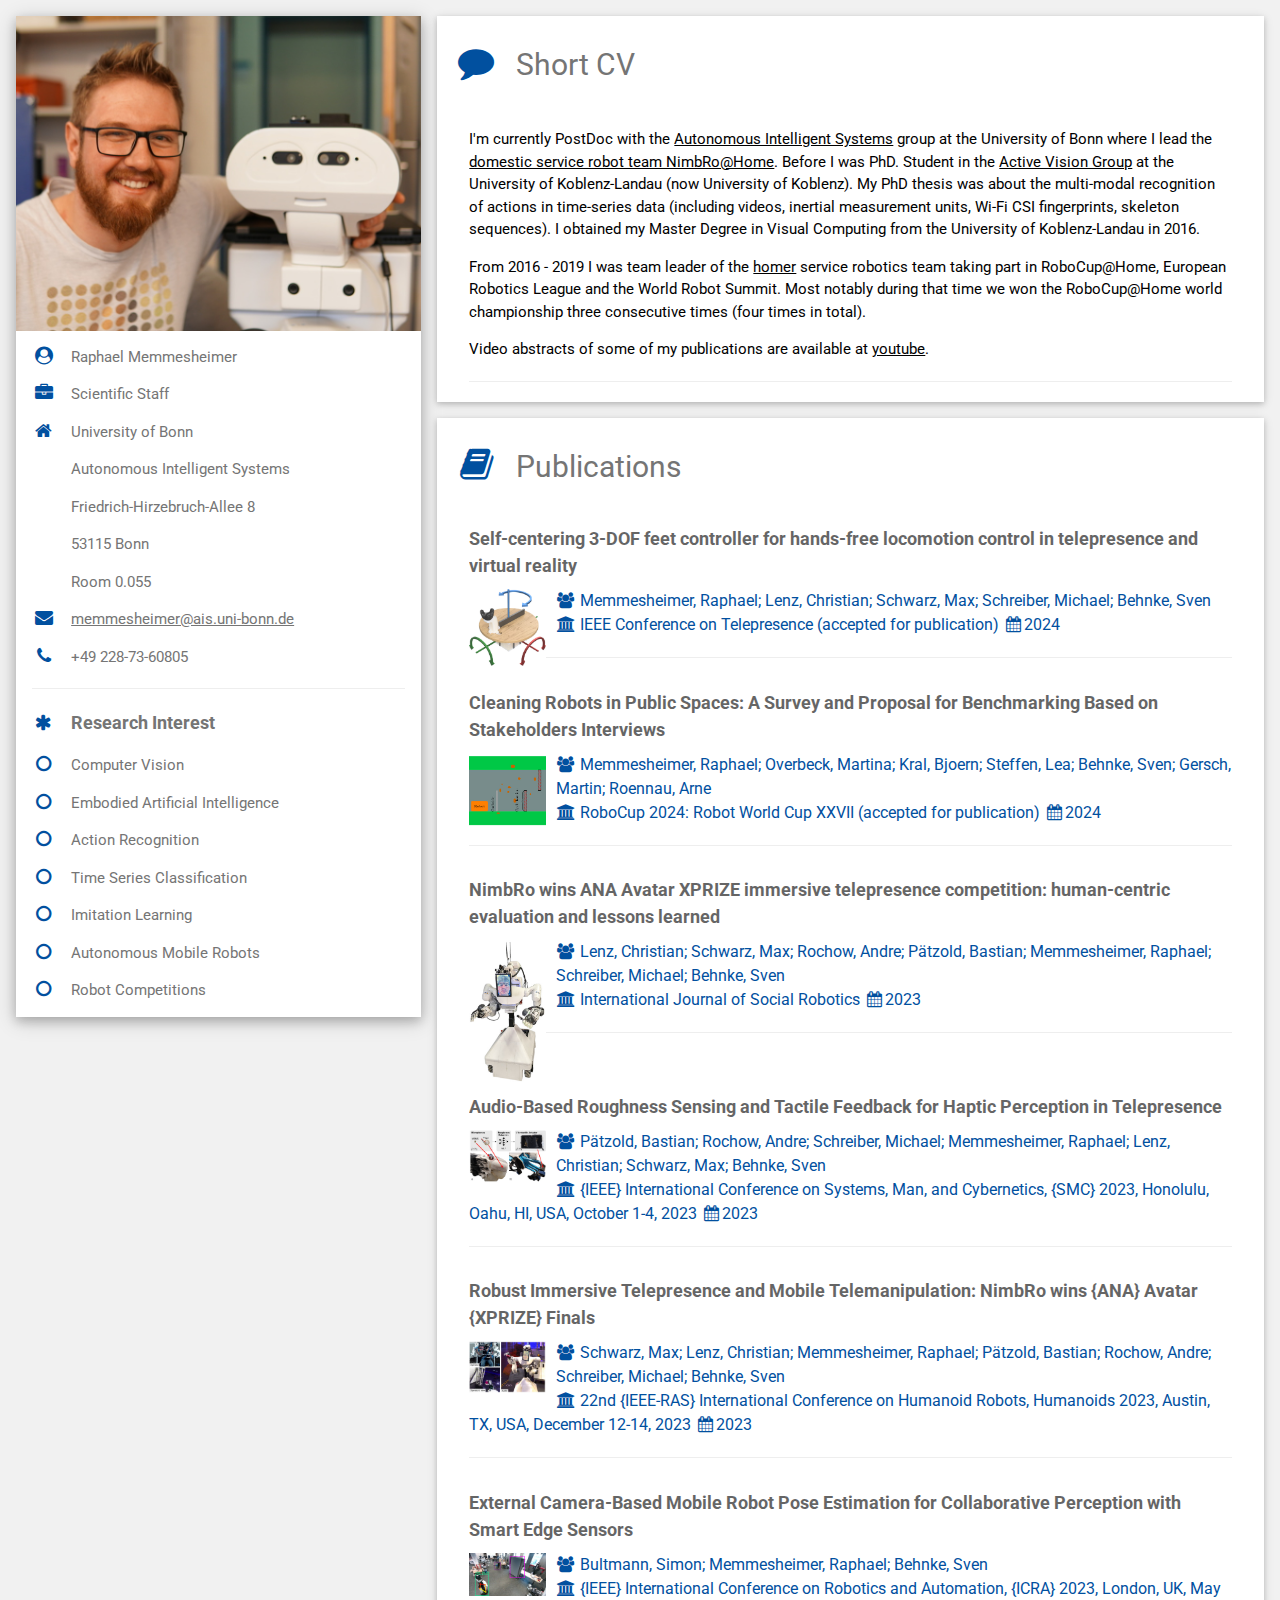
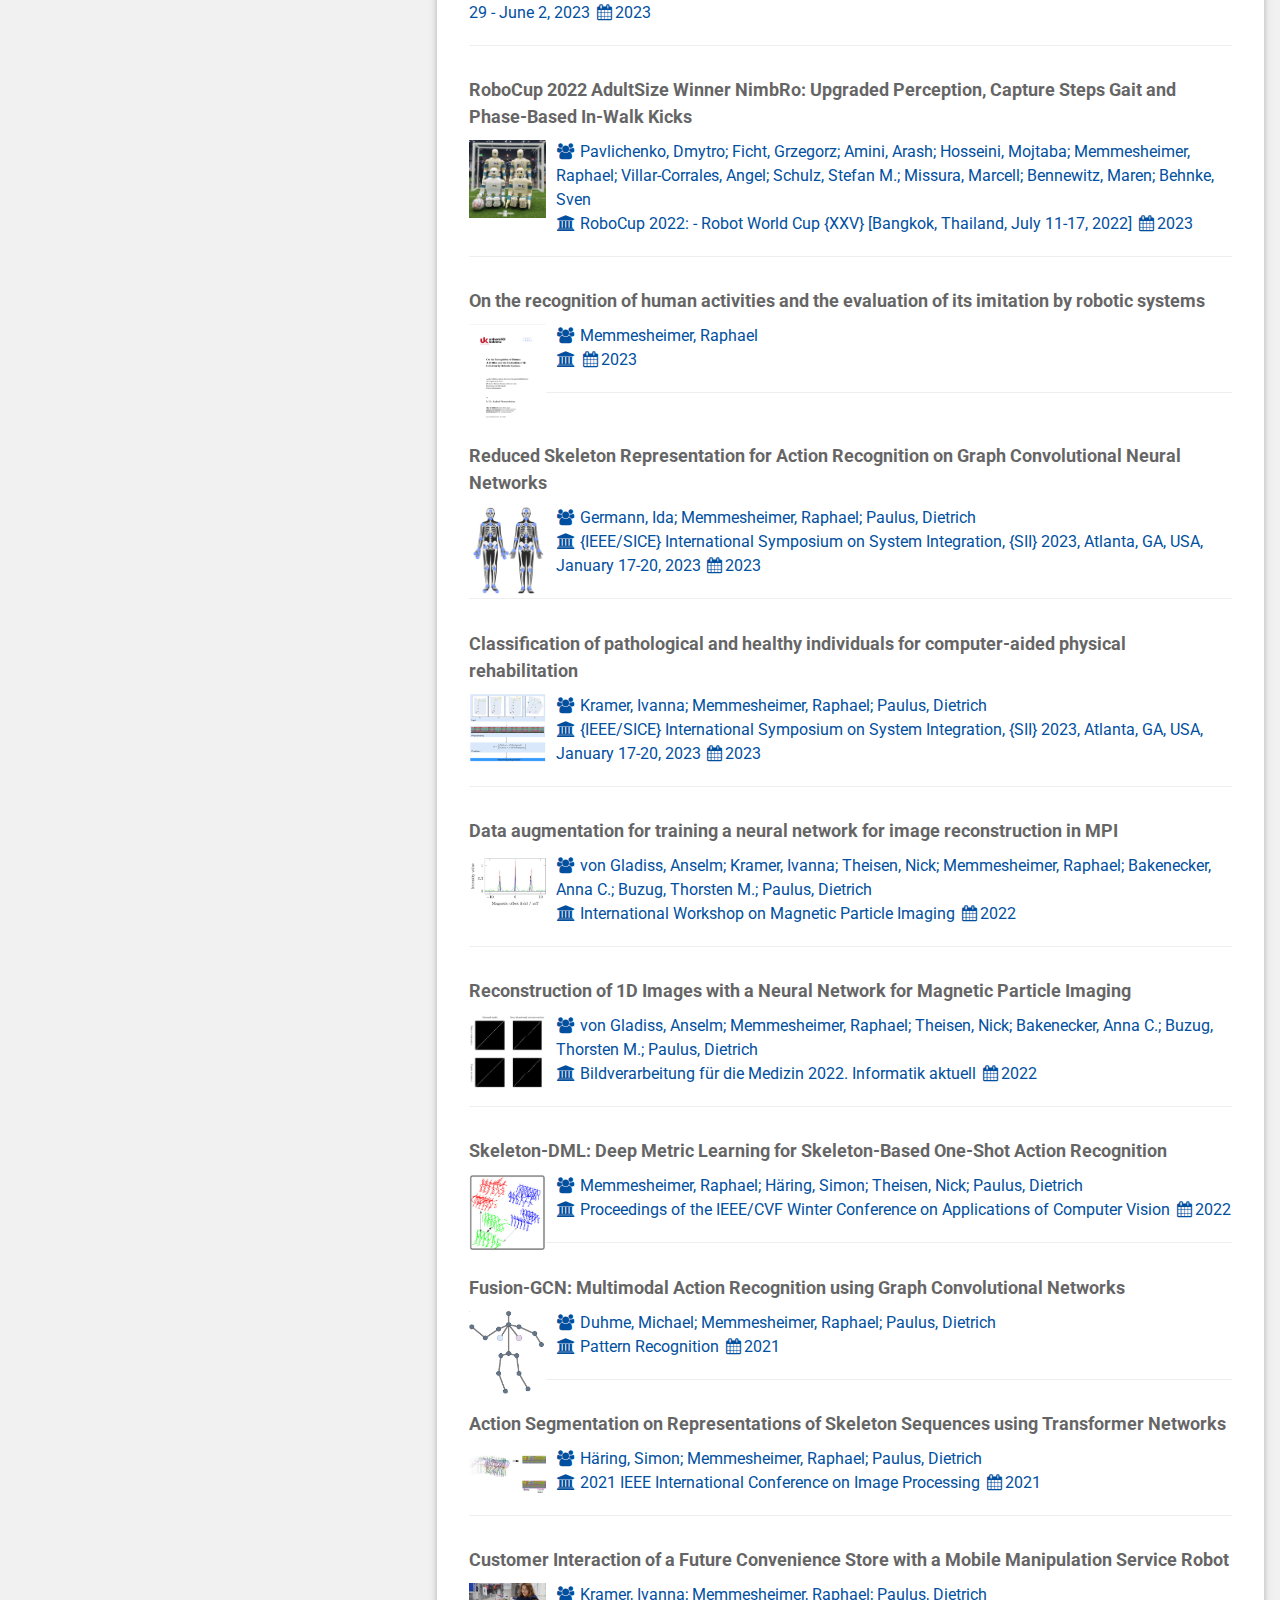
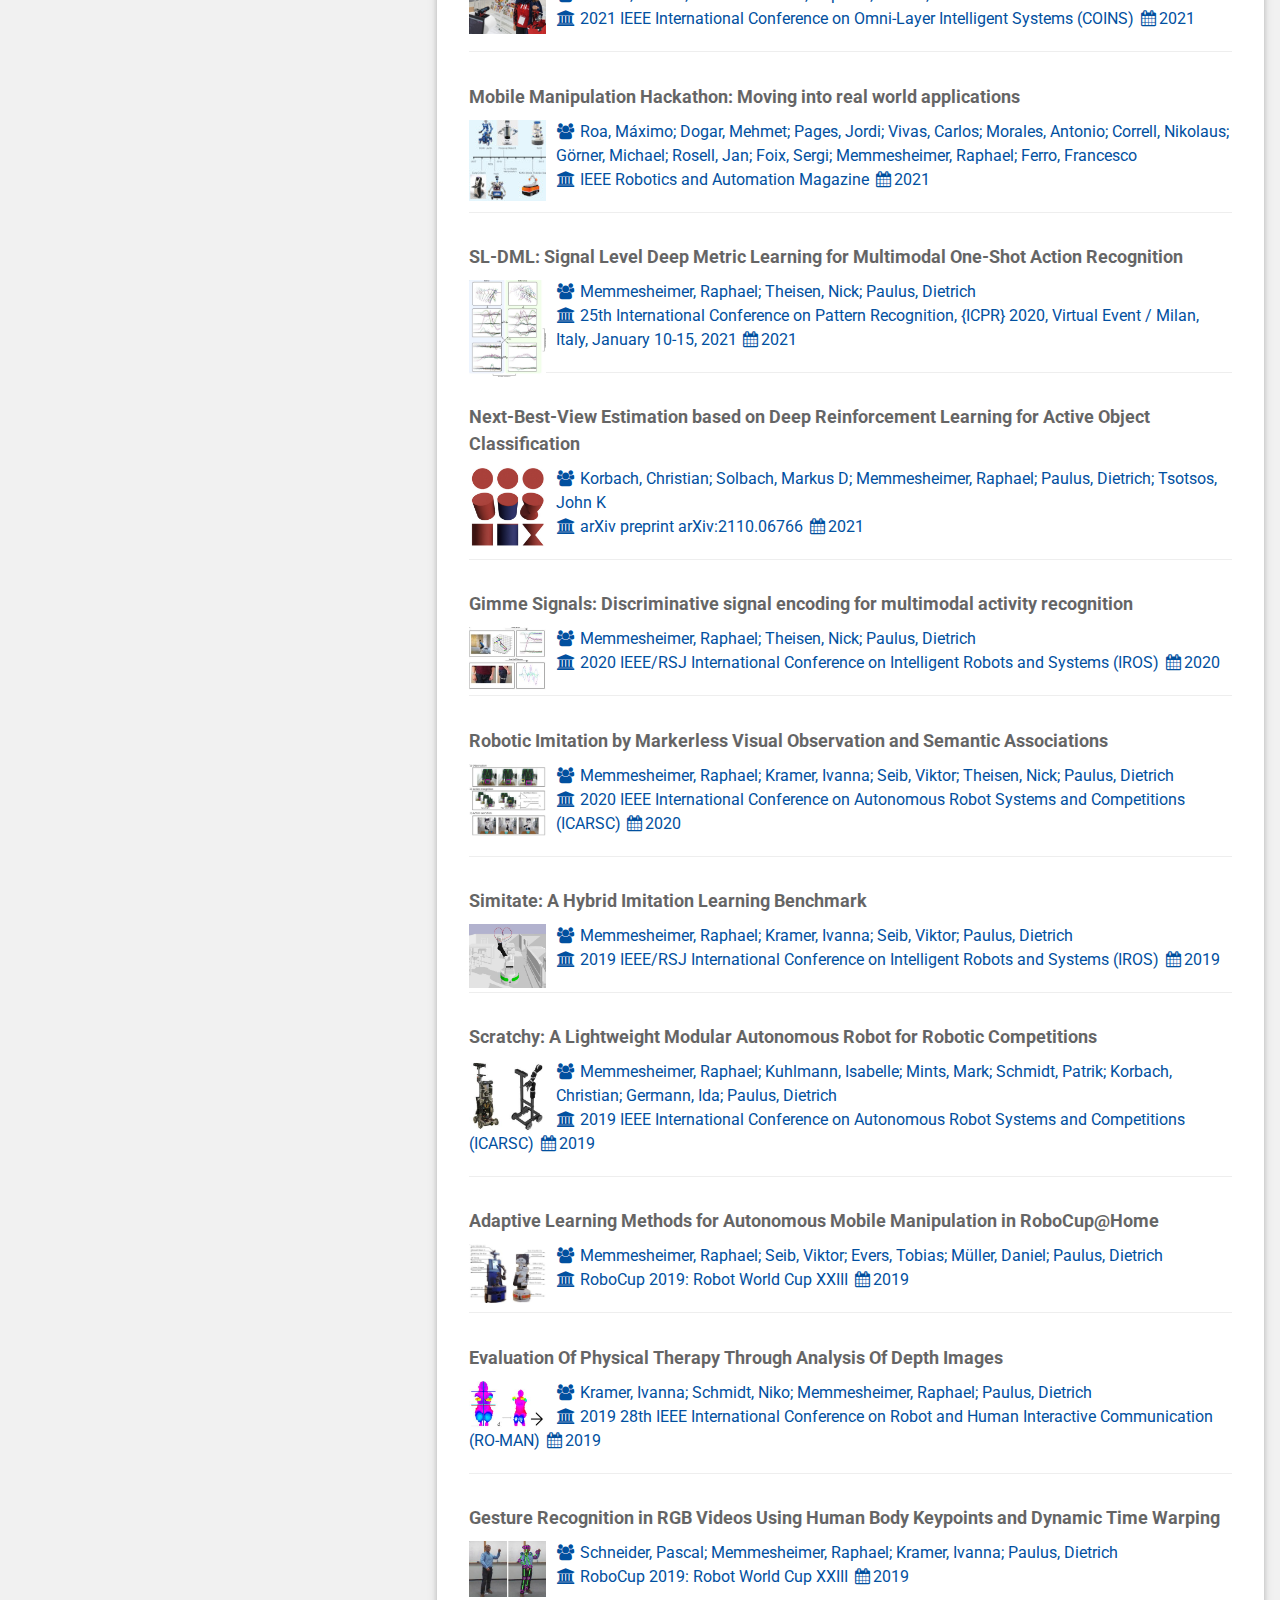
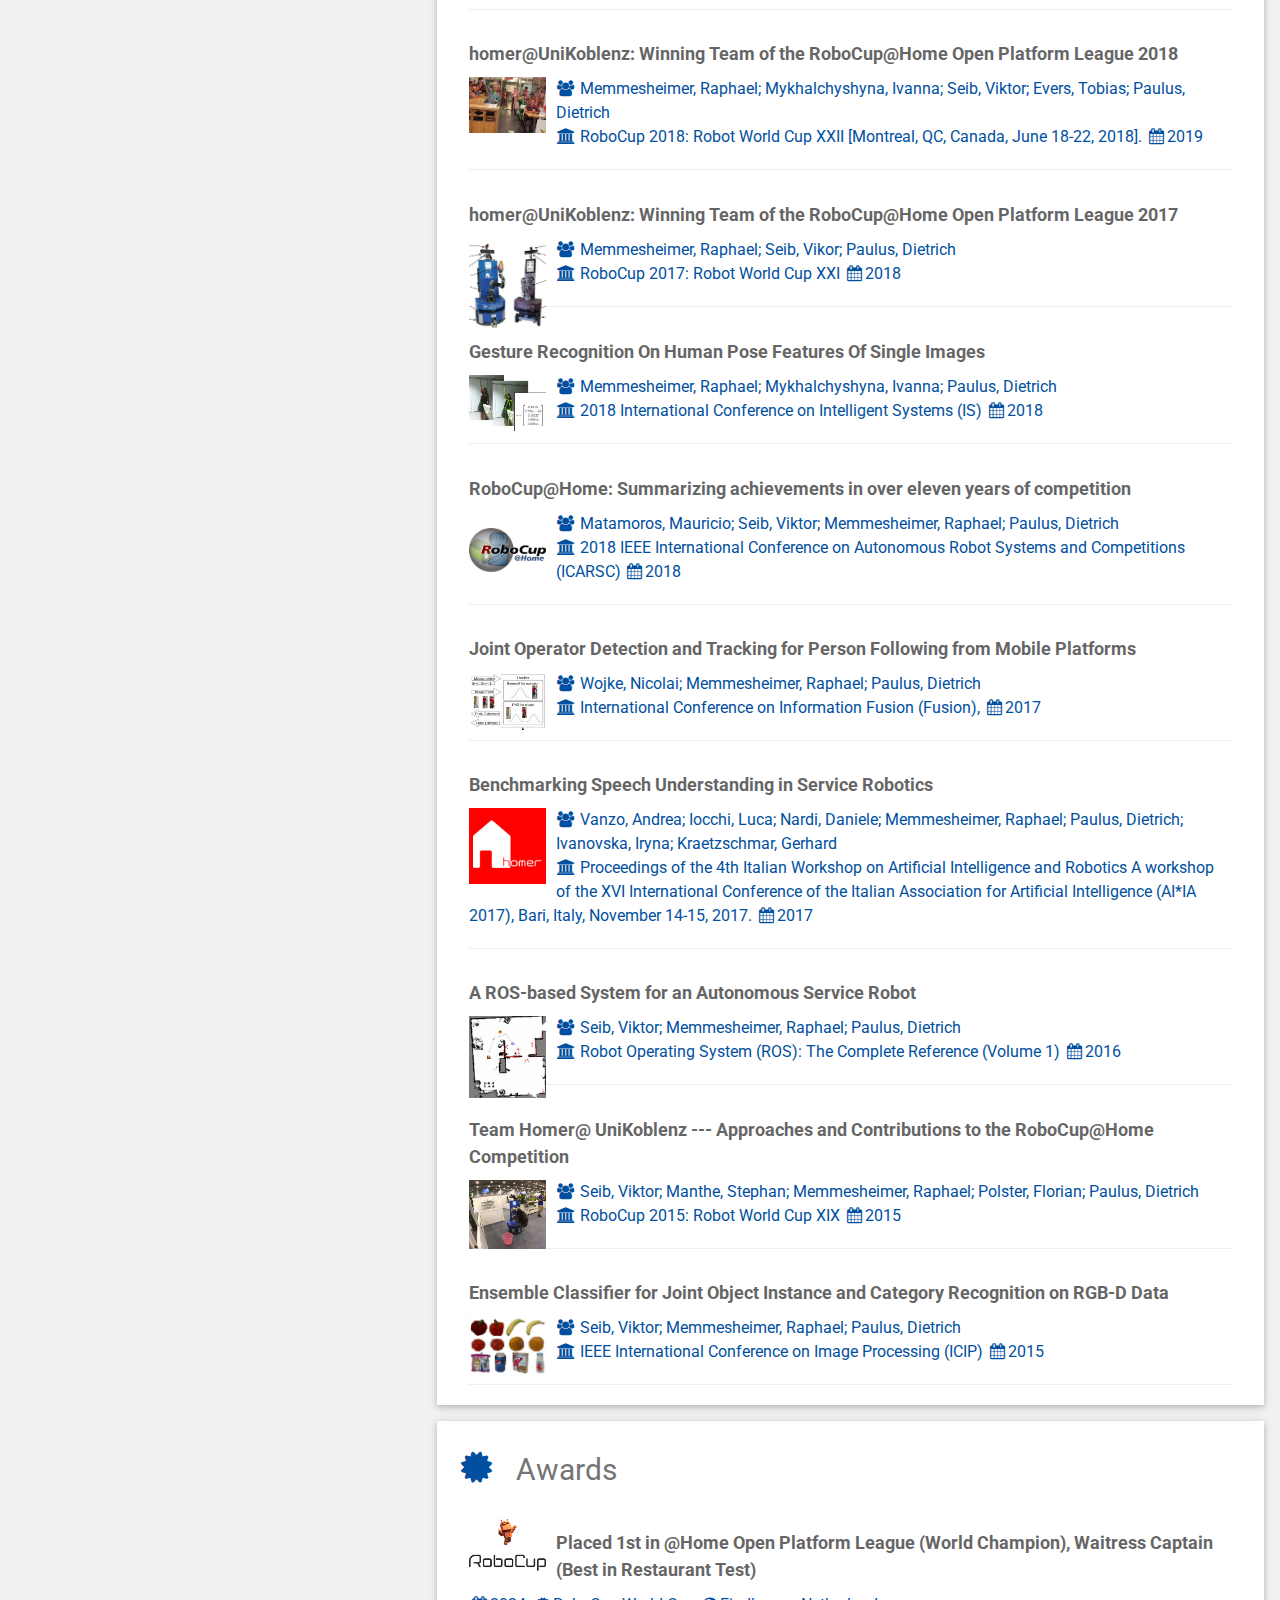
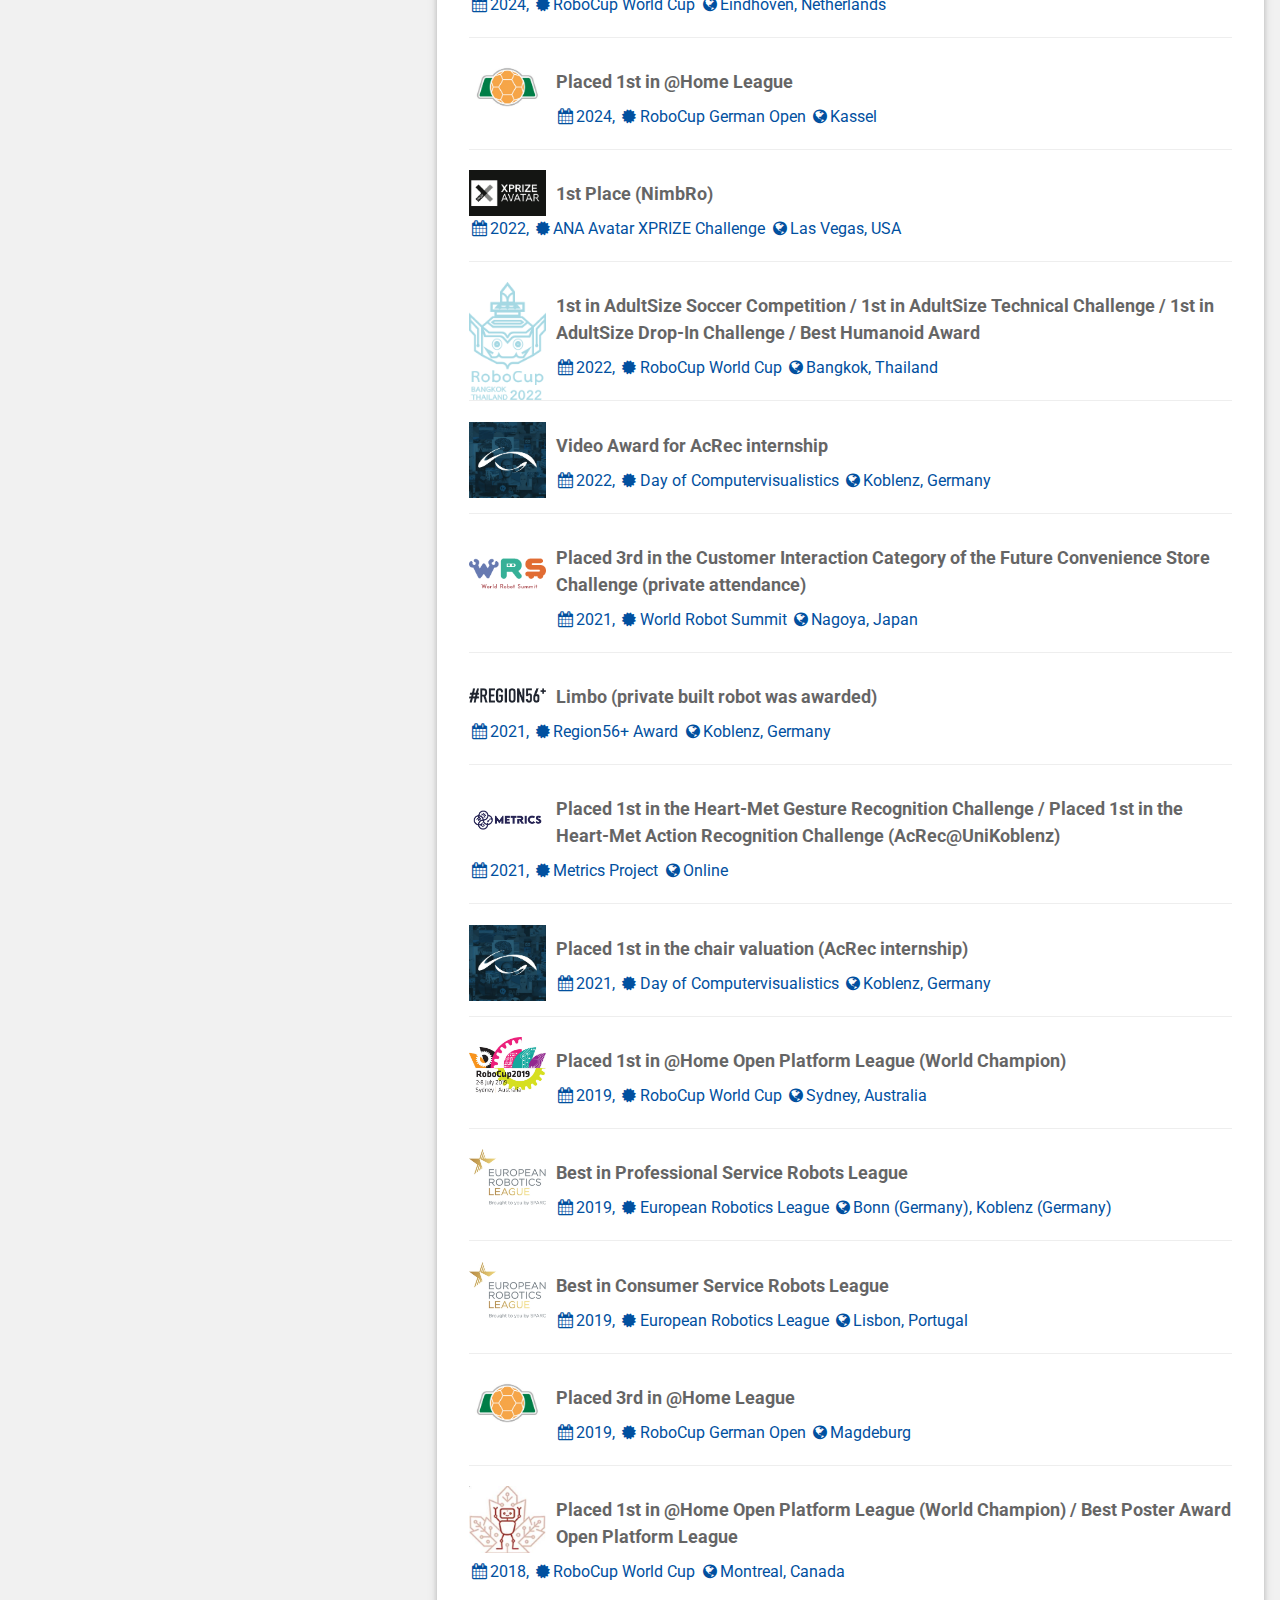
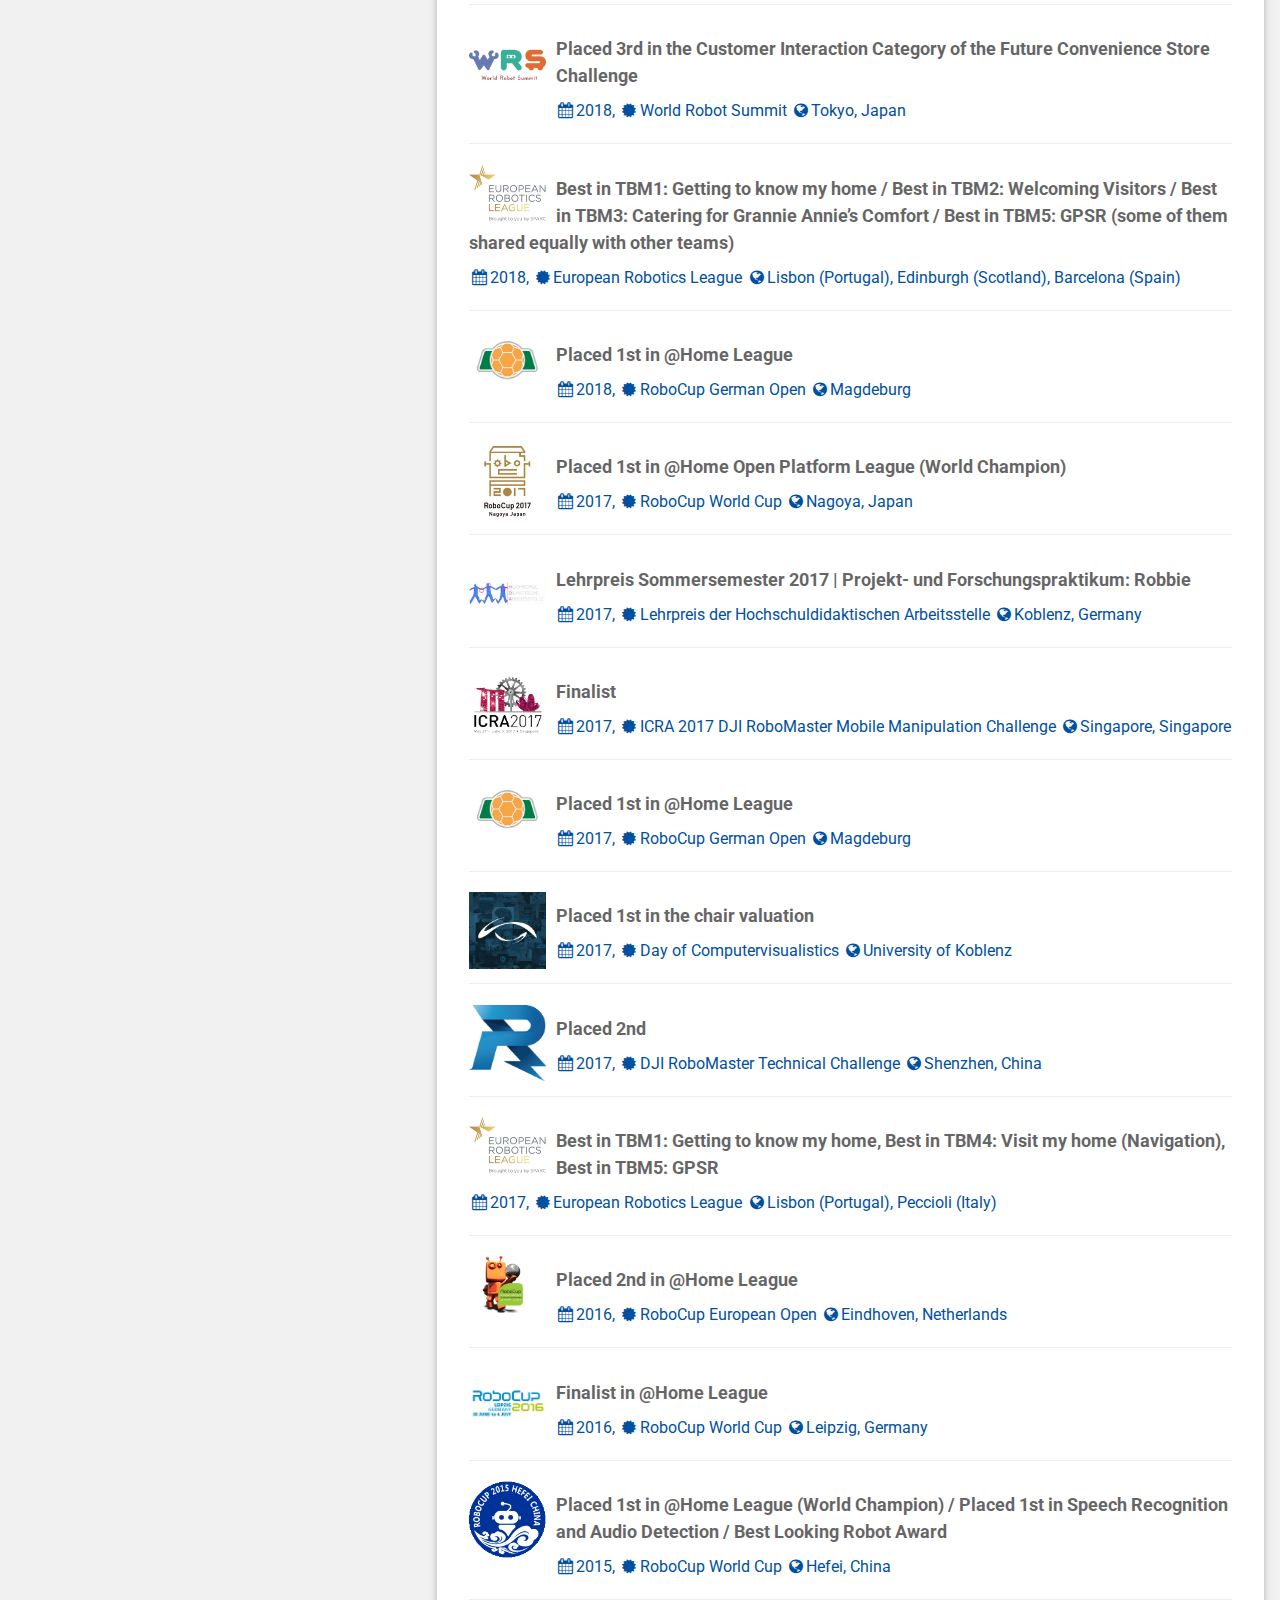
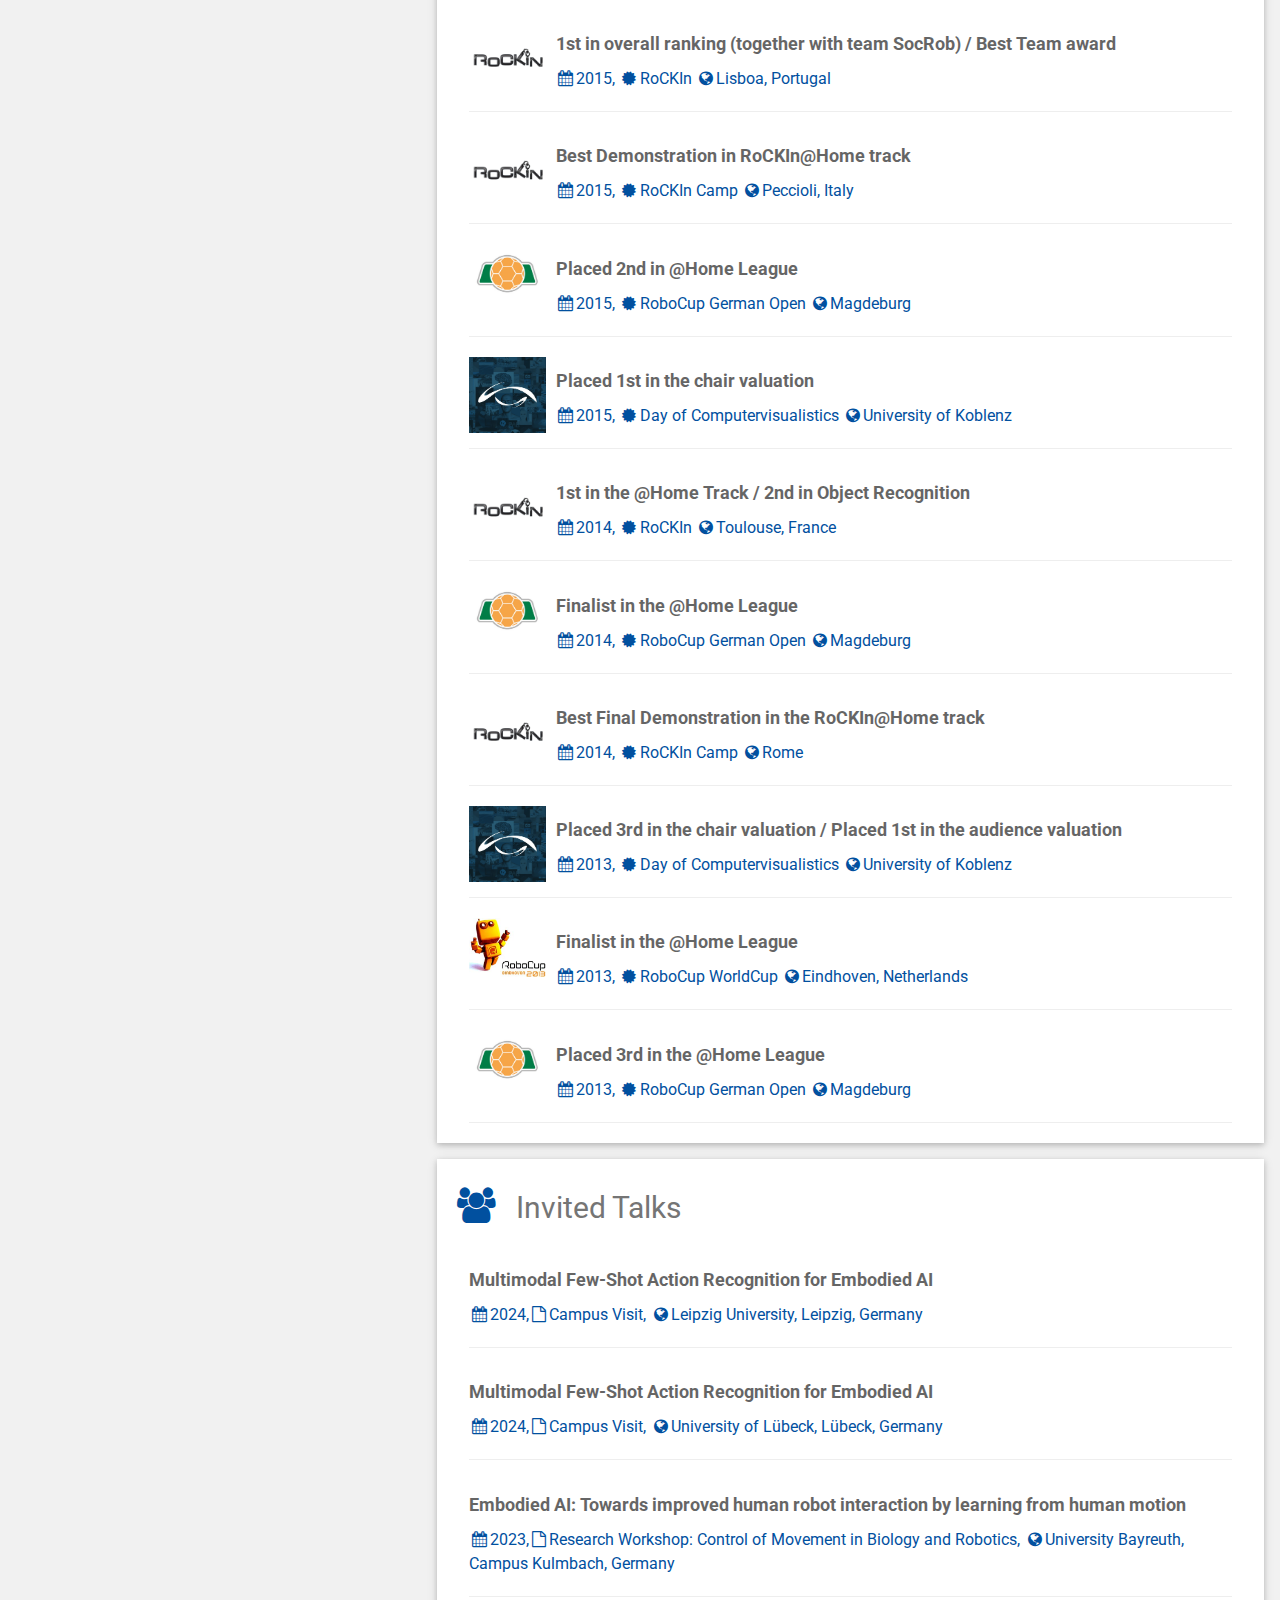
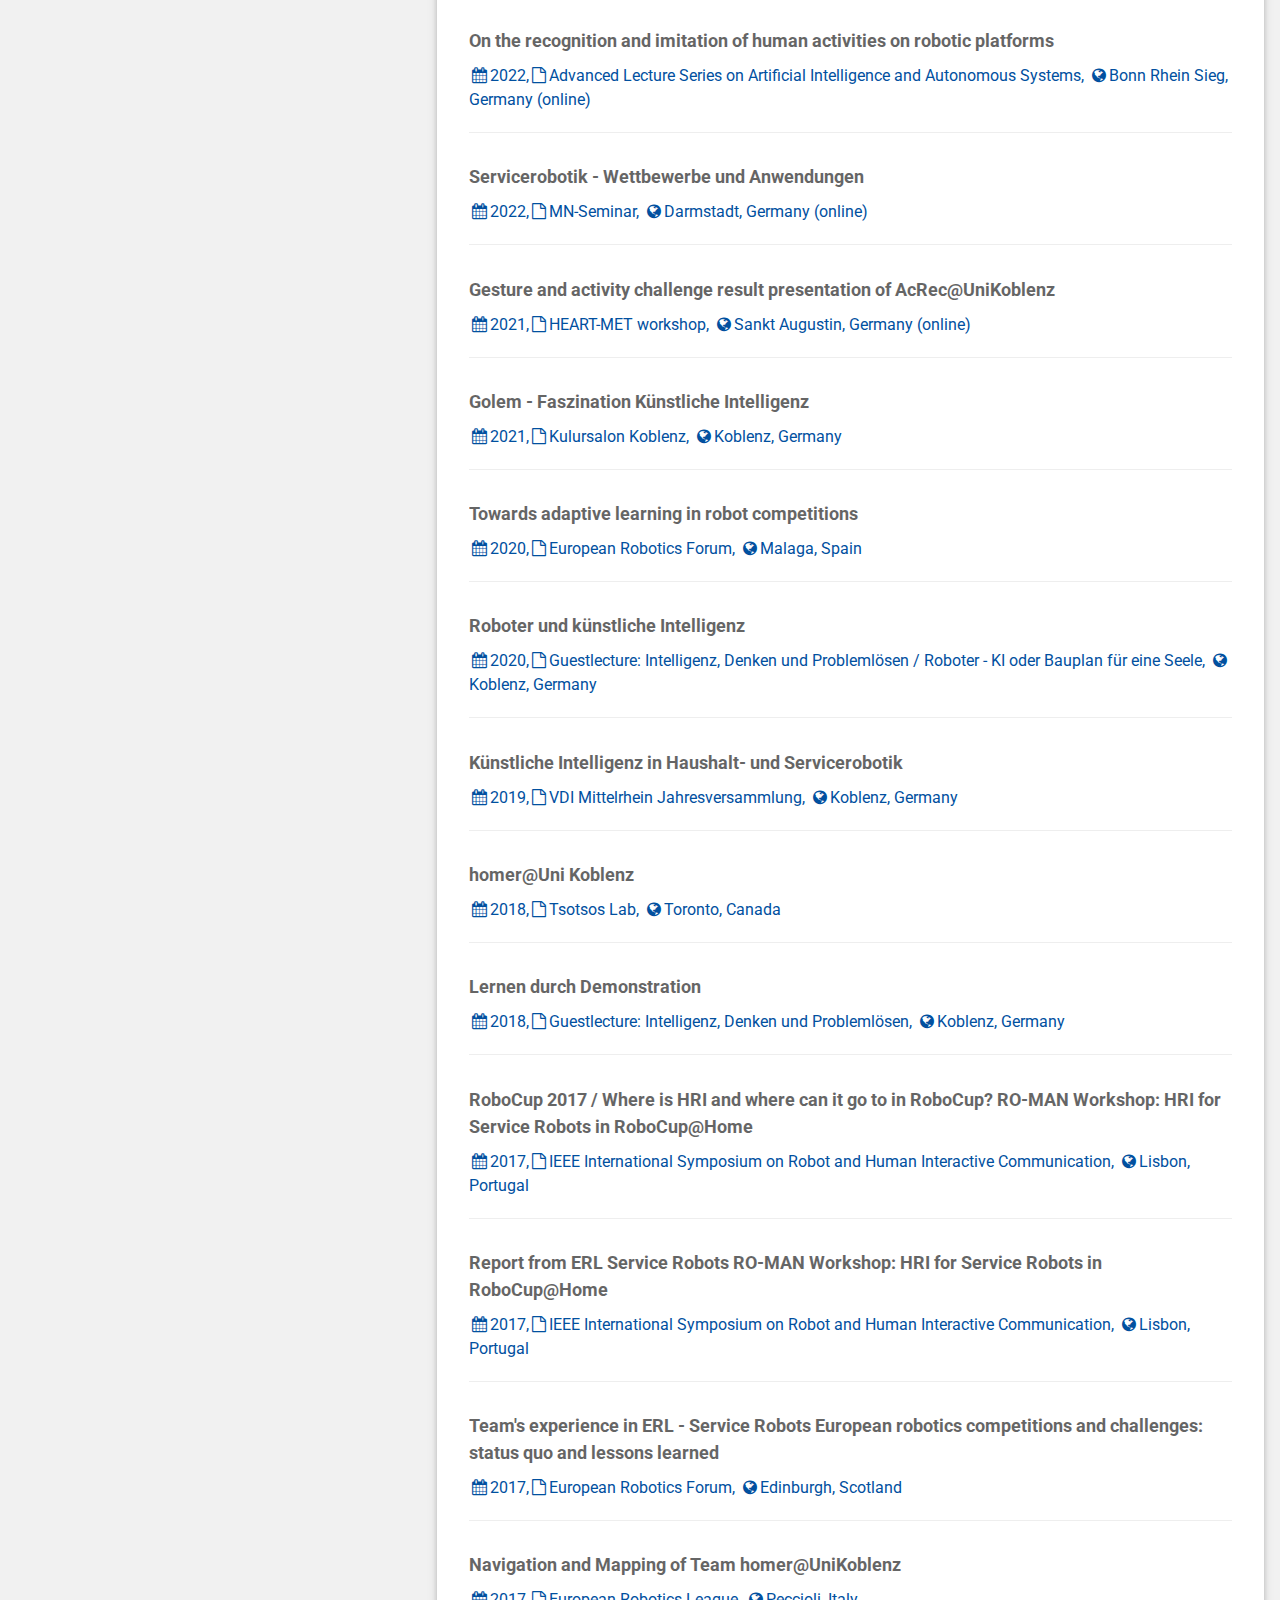
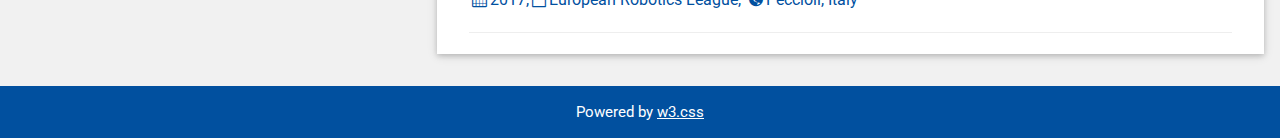
<file: index_modern.html>
<DOCTYPE html>
<html>
	<title>Raphael Memmesheimer</title>
<meta charset="UTF-8">
<meta name="viewport" content="width=device-width, initial-scale=1">
<link rel="stylesheet" href="https://www.w3schools.com/w3css/4/w3.css">
<link rel='stylesheet' href='https://fonts.googleapis.com/css?family=Roboto'>
<link rel="stylesheet" href="https://cdnjs.cloudflare.com/ajax/libs/font-awesome/4.7.0/css/font-awesome.min.css">
<style>
.cryptedmail:after {
  content: attr(data-name) "@" attr(data-domain) "." attr(data-tld); 
}
html,body,h1,h2,h3,h4,h5,h6 {font-family: "Roboto", sans-serif}
img {float: left; clear:left; width:10%; margin-right:10px;}
.w3-text-bonnblue,.w3-hover-text-bonnblue:hover{color:#01509f!important}
.w3-text-light-grey,.w3-hover-text-light-grey:hover,.w3-text-light-gray,.w3-hover-text-light-gray:hover{color:#929084!important}
.w3-light-grey,.w3-hover-light-grey:hover,.w3-light-gray,.w3-hover-light-gray:hover{color:#000!important;background-color:#f1f1f1!important}
.w3-bonnblue,.w3-hover-bonnblue:hover{color:#fff!important;background-color:#01509f!important}
.image-wrapper {
  flex: 0^[ 0 auto;
  padding-right: 10px;
}
.w3-container {
  display: flex;
  align-items: center;
}

.text-wrapper {
  flex: 1 1 auto;
}
</style>
<body class="w3-light-grey">

<!-- Page Container -->
<div class="w3-content w3-margin-top" style="max-width:1400px;">

  <!-- The Grid -->
  <div class="w3-row-padding">
  
    <!-- Left Column -->
    <div class="w3-third">
    
      <div class="w3-white w3-text-grey w3-card-4">
        <div class="w3-display-container">
          <img src="data/images/raphael_memmesheimer.jpg" style="width:100%" alt="Avatar">
          <div class="w3-display-bottomleft w3-container w3-text-black">
		  <h2>Raphael Memmesheimer</h2>
          </div>
        </div>
        <div class="w3-container">
		<p><i class="fa fa-user-circle fa-fw w3-margin-right w3-large w3-text-bonnblue"></i>Raphael Memmesheimer</p>
		<p><i class="fa fa-briefcase fa-fw w3-margin-right w3-large w3-text-bonnblue"></i>Scientific Staff</p>
		<p><i class="fa fa-home fa-fw w3-margin-right w3-large w3-text-bonnblue"></i>University of Bonn</p>
		<p><i class="fa fa-fw w3-margin-right w3-large w3-text-bonnblue"></i>Autonomous Intelligent Systems</p>
		<p><i class="fa fa-fw w3-margin-right w3-large w3-text-bonnblue"></i>Friedrich-Hirzebruch-Allee 8</p>
		<p><i class="fa fa-fw w3-margin-right w3-large w3-text-bonnblue"></i>53115 Bonn</p>
		<p><i class="fa fa-fw w3-margin-right w3-large w3-text-bonnblue"></i>Room 0.055</p>
    <p><i class="fa fa-envelope fa-fw w3-margin-right w3-large w3-text-bonnblue"></i><a href="#" class="cryptedmail"
      data-name="memmesheimer"
      data-domain="ais.uni-bonn"
      data-tld="de"
      onclick="window.location.href = 'mailto:' + this.dataset.name + '@' + this.dataset.domain + '.' + this.dataset.tld; return false;"></a>
    </p>
		<p><i class="fa fa-phone fa-fw w3-margin-right w3-large w3-text-bonnblue"></i>+49 228-73-60805</p>
          <hr>

          <p class="w3-large"><b><i class="fa fa-asterisk fa-fw w3-margin-right w3-text-bonnblue"></i>Research Interest</b></p>
		<p><i class="fa fa-circle-o fa-fw w3-margin-right w3-large w3-text-bonnblue"></i>Computer Vision</p>
		<p><i class="fa fa-circle-o fa-fw w3-margin-right w3-large w3-text-bonnblue"></i>Embodied Artificial Intelligence</p>
		<p><i class="fa fa-circle-o fa-fw w3-margin-right w3-large w3-text-bonnblue"></i>Action Recognition</p>
		<p><i class="fa fa-circle-o fa-fw w3-margin-right w3-large w3-text-bonnblue"></i>Time Series Classification</p>
		<p><i class="fa fa-circle-o fa-fw w3-margin-right w3-large w3-text-bonnblue"></i>Imitation Learning</p>
		<p><i class="fa fa-circle-o fa-fw w3-margin-right w3-large w3-text-bonnblue"></i>Autonomous Mobile Robots</p>
		<p><i class="fa fa-circle-o fa-fw w3-margin-right w3-large w3-text-bonnblue"></i>Robot Competitions</p>

	  <!--
          <div class="w3-light-grey w3-round-xlarge w3-small">
            <div class="w3-container w3-center w3-round-xlarge w3-bonnblue" style="width:90%">90%</div>
          </div>
	  -->
          <!--br-->
	  <!--

          <p class="w3-large w3-text-theme"><b><i class="fa fa-globe fa-fw w3-margin-right w3-text-bonnblue"></i>Languages</b></p>
          <p>English</p>
          <div class="w3-light-grey w3-round-xlarge">
            <div class="w3-round-xlarge w3-bonnblue" style="height:24px;width:100%"></div>
          </div>
          <p>Spanish</p>
          <div class="w3-light-grey w3-round-xlarge">
            <div class="w3-round-xlarge w3-bonnblue" style="height:24px;width:55%"></div>
          </div>
          <p>German</p>
          <div class="w3-light-grey w3-round-xlarge">
            <div class="w3-round-xlarge w3-bonnblue" style="height:24px;width:25%"></div>
          </div>

	  -->
          <!--br-->
        </div>
      </div><br>

    <!-- End Left Column -->
    </div>

    <!-- Right Column -->
    <div class="w3-twothird">

    
      <div class="w3-container w3-card w3-white w3-margin-bottom">
        <h2 class="w3-text-grey w3-padding-16"><i class="fa fa-comment fa-fw w3-margin-right w3-xxlarge w3-text-bonnblue"></i>Short CV</h2>
        <div class="w3-container">
		<!--h5 class="w3-opacity"><b>Raphael Memmesheimer</b></h5-->
          <!--h6 class="w3-text-bonnblue"><i class="fa fa-calendar fa-fw w3-margin-right"></i>Dez 2016 - <span class="w3-tag w3-bonnblue w3-round">Current</span></h6-->
	  <p><p>I'm currently PostDoc with the <a href="https://www.ais.uni-bonn.de">Autonomous Intelligent Systems</a> group at the University of Bonn where I lead the <a href="https://www.ais.uni-bonn.de/nimbro/@Home/">domestic service robot team NimbRo@Home</a>.
Before I was PhD. Student in the <a href="https://agas.uni-koblenz.de">Active Vision Group</a> at the University of Koblenz-Landau (now University of Koblenz). My PhD thesis was about the multi-modal recognition of actions in time-series data (including videos, inertial measurement units, Wi-Fi CSI fingerprints, skeleton sequences).
I obtained my Master Degree in Visual Computing from the University of Koblenz-Landau in 2016.</p>
<p>From 2016 - 2019 I was team leader of the <a href="http://homer.uni-koblenz.de">homer</a> service robotics team taking part in RoboCup@Home, European Robotics League and the World Robot Summit.
Most notably during that time we won the RoboCup@Home world championship three consecutive times (four times in total). </p>
<p>Video abstracts of some of my publications are available at <a href="https://www.youtube.com/channel/UC-C8dyzYEgCOyyG6rHdu2Kg">youtube</a>.</p></p>
          <hr>

	  <!--I served as reviewer for the following conferences and journals:
	  <ul>
	  	<li>IROS (IEEE/RSJ International Conference on Intelligent Robots and Systems) in 2020 -- 2024</li>
	  	<li>ICRA (IEEE International Conference on Robotics and Automation) in 2019 -- 2021</li>
	  	<li>RO-MAN (IEEE International Conference on Robot and Human Interactive Communication) in 2019 -- 2024</li>
	  	<li>RA-L (IEEE Robotics and Automation Letters) in 2019 -- 2024</li>
	  	<li>IEEE SPL (IEEE Signal Processing Letters) in 2023</li>
	  	<li>IJCV (Springer International Journal of Computer Vision) in 2023</li>
	  	<li>Humanoids (IEEE International Conference on Humanoid Robots) in 2023 -- 2024</li>
	  </ul--!>
        </div>
      </div>

      <div class="w3-container w3-card w3-white w3-margin-bottom">
        <h2 class="w3-text-grey w3-padding-16"><i class="fa fa-book fa-fw w3-margin-right w3-xxlarge w3-text-bonnblue"></i>Publications</h2>
        <div class="w3-container">
		<h5 class="w3-opacity"><b>Self-centering 3-DOF feet controller for hands-free locomotion control in telepresence and virtual reality</b></h5>

    <div class="image-wrapper">
		<img class="thumb" src="data/images/paper_previews/memmesheimer2024self.jpg" alt="memmesheimer2024self">
    </div>
    <div class="text-wrapper">
		<h6 class="w3-text-bonnblue">
			<i class="fa fa-group fa-fw"></i>
			Memmesheimer, Raphael;
			Lenz, Christian;
			Schwarz, Max;
			Schreiber, Michael;
			Behnke, Sven
      <br>
			<i class="fa fa-institution fa-fw"></i> 
			 IEEE Conference on Telepresence (accepted for publication)
   			
			<i class="fa fa-calendar fa-fw "></i>2024
		</h6>


	  <p></p>
          <hr>
        </div>
      </div>
        <div class="w3-container">
		<h5 class="w3-opacity"><b>Cleaning Robots in Public Spaces: A Survey and Proposal for Benchmarking Based on Stakeholders Interviews</b></h5>

    <div class="image-wrapper">
		<img class="thumb" src="data/images/paper_previews/memmesheimer2024cleaning.jpg" alt="memmesheimer2024cleaning">
    </div>
    <div class="text-wrapper">
		<h6 class="w3-text-bonnblue">
			<i class="fa fa-group fa-fw"></i>
			Memmesheimer, Raphael;
			Overbeck, Martina;
			Kral, Bjoern;
			Steffen, Lea;
			Behnke, Sven;
			Gersch, Martin;
			Roennau, Arne
      <br>
			<i class="fa fa-institution fa-fw"></i> 
			 RoboCup 2024: Robot World Cup XXVII (accepted for publication)
   			
			<i class="fa fa-calendar fa-fw "></i>2024
		</h6>


	  <p></p>
          <hr>
        </div>
      </div>
        <div class="w3-container">
		<h5 class="w3-opacity"><b>NimbRo wins ANA Avatar XPRIZE immersive telepresence competition: human-centric evaluation and lessons learned</b></h5>

    <div class="image-wrapper">
		<img class="thumb" src="data/images/paper_previews/lenz2023nimbro.jpg" alt="lenz2023nimbro">
    </div>
    <div class="text-wrapper">
		<h6 class="w3-text-bonnblue">
			<i class="fa fa-group fa-fw"></i>
			Lenz, Christian;
			Schwarz, Max;
			Rochow, Andre;
			Pätzold, Bastian;
			Memmesheimer, Raphael;
			Schreiber, Michael;
			Behnke, Sven
      <br>
			<i class="fa fa-institution fa-fw"></i> 
			 International Journal of Social Robotics 
			<i class="fa fa-calendar fa-fw "></i>2023
		</h6>


	  <p></p>
          <hr>
        </div>
      </div>
        <div class="w3-container">
		<h5 class="w3-opacity"><b>Audio-Based Roughness Sensing and Tactile Feedback for Haptic Perception in Telepresence</b></h5>

    <div class="image-wrapper">
		<img class="thumb" src="data/images/paper_previews/patzold2023audio.jpg" alt="patzold2023audio">
    </div>
    <div class="text-wrapper">
		<h6 class="w3-text-bonnblue">
			<i class="fa fa-group fa-fw"></i>
			Pätzold, Bastian;
			Rochow, Andre;
			Schreiber, Michael;
			Memmesheimer, Raphael;
			Lenz, Christian;
			Schwarz, Max;
			Behnke, Sven
      <br>
			<i class="fa fa-institution fa-fw"></i> 
			 {IEEE} International Conference on Systems, Man, and Cybernetics, {SMC} 2023, Honolulu, Oahu, HI, USA, October 1-4, 2023
   			
			<i class="fa fa-calendar fa-fw "></i>2023
		</h6>


	  <p></p>
          <hr>
        </div>
      </div>
        <div class="w3-container">
		<h5 class="w3-opacity"><b>Robust Immersive Telepresence and Mobile Telemanipulation: NimbRo wins {ANA} Avatar {XPRIZE} Finals</b></h5>

    <div class="image-wrapper">
		<img class="thumb" src="data/images/paper_previews/schwarz2023robust.jpg" alt="schwarz2023robust">
    </div>
    <div class="text-wrapper">
		<h6 class="w3-text-bonnblue">
			<i class="fa fa-group fa-fw"></i>
			Schwarz, Max;
			Lenz, Christian;
			Memmesheimer, Raphael;
			Pätzold, Bastian;
			Rochow, Andre;
			Schreiber, Michael;
			Behnke, Sven
      <br>
			<i class="fa fa-institution fa-fw"></i> 
			 22nd {IEEE-RAS} International Conference on Humanoid Robots, Humanoids 2023, Austin, TX, USA, December 12-14, 2023
   			
			<i class="fa fa-calendar fa-fw "></i>2023
		</h6>


	  <p></p>
          <hr>
        </div>
      </div>
        <div class="w3-container">
		<h5 class="w3-opacity"><b>External Camera-Based Mobile Robot Pose Estimation for Collaborative Perception with Smart Edge Sensors</b></h5>

    <div class="image-wrapper">
		<img class="thumb" src="data/images/paper_previews/Bultmann2023ECM.jpg" alt="Bultmann2023ECM">
    </div>
    <div class="text-wrapper">
		<h6 class="w3-text-bonnblue">
			<i class="fa fa-group fa-fw"></i>
			Bultmann, Simon;
			Memmesheimer, Raphael;
			Behnke, Sven
      <br>
			<i class="fa fa-institution fa-fw"></i> 
			 {IEEE} International Conference on Robotics and Automation, {ICRA} 2023, London, UK, May 29 - June 2, 2023
   			
			<i class="fa fa-calendar fa-fw "></i>2023
		</h6>


	  <p></p>
          <hr>
        </div>
      </div>
        <div class="w3-container">
		<h5 class="w3-opacity"><b>RoboCup 2022 AdultSize Winner NimbRo: Upgraded Perception, Capture Steps Gait and Phase-Based In-Walk Kicks</b></h5>

    <div class="image-wrapper">
		<img class="thumb" src="data/images/paper_previews/Pavlichenko2023RC2.jpg" alt="Pavlichenko2023RC2">
    </div>
    <div class="text-wrapper">
		<h6 class="w3-text-bonnblue">
			<i class="fa fa-group fa-fw"></i>
			Pavlichenko, Dmytro;
			Ficht, Grzegorz;
			Amini, Arash;
			Hosseini, Mojtaba;
			Memmesheimer, Raphael;
			Villar-Corrales, Angel;
			Schulz, Stefan M.;
			Missura, Marcell;
			Bennewitz, Maren;
			Behnke, Sven
      <br>
			<i class="fa fa-institution fa-fw"></i> 
			 RoboCup 2022: - Robot World Cup {XXV} [Bangkok, Thailand, July 11-17, 2022]
   			
			<i class="fa fa-calendar fa-fw "></i>2023
		</h6>


	  <p></p>
          <hr>
        </div>
      </div>
        <div class="w3-container">
		<h5 class="w3-opacity"><b>On the recognition of human activities and the evaluation of its imitation by robotic systems</b></h5>

    <div class="image-wrapper">
		<img class="thumb" src="data/images/paper_previews/phdthesis.jpg" alt="phdthesis">
    </div>
    <div class="text-wrapper">
		<h6 class="w3-text-bonnblue">
			<i class="fa fa-group fa-fw"></i>
			Memmesheimer, Raphael
      <br>
			<i class="fa fa-institution fa-fw"></i> 
			  
			<i class="fa fa-calendar fa-fw "></i>2023
		</h6>


	  <p></p>
          <hr>
        </div>
      </div>
        <div class="w3-container">
		<h5 class="w3-opacity"><b>Reduced Skeleton Representation for Action Recognition on Graph Convolutional Neural Networks</b></h5>

    <div class="image-wrapper">
		<img class="thumb" src="data/images/paper_previews/Germann2023RSR.jpg" alt="Germann2023RSR">
    </div>
    <div class="text-wrapper">
		<h6 class="w3-text-bonnblue">
			<i class="fa fa-group fa-fw"></i>
			Germann, Ida;
			Memmesheimer, Raphael;
			Paulus, Dietrich
      <br>
			<i class="fa fa-institution fa-fw"></i> 
			 {IEEE/SICE} International Symposium on System Integration, {SII} 2023, Atlanta, GA, USA, January 17-20, 2023
   			
			<i class="fa fa-calendar fa-fw "></i>2023
		</h6>


	  <p></p>
          <hr>
        </div>
      </div>
        <div class="w3-container">
		<h5 class="w3-opacity"><b>Classification of pathological and healthy individuals for computer-aided physical rehabilitation</b></h5>

    <div class="image-wrapper">
		<img class="thumb" src="data/images/paper_previews/Kramer2023COP.jpg" alt="Kramer2023COP">
    </div>
    <div class="text-wrapper">
		<h6 class="w3-text-bonnblue">
			<i class="fa fa-group fa-fw"></i>
			Kramer, Ivanna;
			Memmesheimer, Raphael;
			Paulus, Dietrich
      <br>
			<i class="fa fa-institution fa-fw"></i> 
			 {IEEE/SICE} International Symposium on System Integration, {SII} 2023, Atlanta, GA, USA, January 17-20, 2023
   			
			<i class="fa fa-calendar fa-fw "></i>2023
		</h6>


	  <p></p>
          <hr>
        </div>
      </div>
        <div class="w3-container">
		<h5 class="w3-opacity"><b>Data augmentation for training a neural network for image reconstruction in MPI</b></h5>

    <div class="image-wrapper">
		<img class="thumb" src="data/images/paper_previews/vonGladiss2022DAF.jpg" alt="vonGladiss2022DAF">
    </div>
    <div class="text-wrapper">
		<h6 class="w3-text-bonnblue">
			<i class="fa fa-group fa-fw"></i>
			von Gladiss, Anselm;
			Kramer, Ivanna;
			Theisen, Nick;
			Memmesheimer, Raphael;
			Bakenecker, Anna C.;
			Buzug, Thorsten M.;
			Paulus, Dietrich
      <br>
			<i class="fa fa-institution fa-fw"></i> 
			 International Workshop on Magnetic Particle Imaging
   			
			<i class="fa fa-calendar fa-fw "></i>2022
		</h6>


	  <p></p>
          <hr>
        </div>
      </div>
        <div class="w3-container">
		<h5 class="w3-opacity"><b>Reconstruction of 1D Images with a Neural Network for Magnetic Particle Imaging</b></h5>

    <div class="image-wrapper">
		<img class="thumb" src="data/images/paper_previews/vonGladiss2022RO1.jpg" alt="vonGladiss2022RO1">
    </div>
    <div class="text-wrapper">
		<h6 class="w3-text-bonnblue">
			<i class="fa fa-group fa-fw"></i>
			von Gladiss, Anselm;
			Memmesheimer, Raphael;
			Theisen, Nick;
			Bakenecker, Anna C.;
			Buzug, Thorsten M.;
			Paulus, Dietrich
      <br>
			<i class="fa fa-institution fa-fw"></i> 
			 Bildverarbeitung für die Medizin 2022. Informatik aktuell
   			
			<i class="fa fa-calendar fa-fw "></i>2022
		</h6>


	  <p></p>
          <hr>
        </div>
      </div>
        <div class="w3-container">
		<h5 class="w3-opacity"><b>Skeleton-DML: Deep Metric Learning for Skeleton-Based One-Shot Action Recognition</b></h5>

    <div class="image-wrapper">
		<img class="thumb" src="data/images/paper_previews/Memmesheimer2022SDM.jpg" alt="Memmesheimer2022SDM">
    </div>
    <div class="text-wrapper">
		<h6 class="w3-text-bonnblue">
			<i class="fa fa-group fa-fw"></i>
			Memmesheimer, Raphael;
			Häring, Simon;
			Theisen, Nick;
			Paulus, Dietrich
      <br>
			<i class="fa fa-institution fa-fw"></i> 
			 Proceedings of the IEEE/CVF Winter Conference on Applications of Computer Vision
   			
			<i class="fa fa-calendar fa-fw "></i>2022
		</h6>


	  <p></p>
          <hr>
        </div>
      </div>
        <div class="w3-container">
		<h5 class="w3-opacity"><b>Fusion-GCN: Multimodal Action Recognition using Graph Convolutional Networks</b></h5>

    <div class="image-wrapper">
		<img class="thumb" src="data/images/paper_previews/Duhme2021FMA.jpg" alt="Duhme2021FMA">
    </div>
    <div class="text-wrapper">
		<h6 class="w3-text-bonnblue">
			<i class="fa fa-group fa-fw"></i>
			Duhme, Michael;
			Memmesheimer, Raphael;
			Paulus, Dietrich
      <br>
			<i class="fa fa-institution fa-fw"></i> 
			 Pattern Recognition
   			
			<i class="fa fa-calendar fa-fw "></i>2021
		</h6>


	  <p></p>
          <hr>
        </div>
      </div>
        <div class="w3-container">
		<h5 class="w3-opacity"><b>Action Segmentation on Representations of Skeleton Sequences using Transformer Networks</b></h5>

    <div class="image-wrapper">
		<img class="thumb" src="data/images/paper_previews/Haering2021ASO.jpg" alt="Haering2021ASO">
    </div>
    <div class="text-wrapper">
		<h6 class="w3-text-bonnblue">
			<i class="fa fa-group fa-fw"></i>
			Häring, Simon;
			Memmesheimer, Raphael;
			Paulus, Dietrich
      <br>
			<i class="fa fa-institution fa-fw"></i> 
			 2021 IEEE International Conference on Image Processing
   			
			<i class="fa fa-calendar fa-fw "></i>2021
		</h6>


	  <p></p>
          <hr>
        </div>
      </div>
        <div class="w3-container">
		<h5 class="w3-opacity"><b>Customer Interaction of a Future Convenience Store with a Mobile Manipulation Service Robot</b></h5>

    <div class="image-wrapper">
		<img class="thumb" src="data/images/paper_previews/Kramer2021CIO.jpg" alt="Kramer2021CIO">
    </div>
    <div class="text-wrapper">
		<h6 class="w3-text-bonnblue">
			<i class="fa fa-group fa-fw"></i>
			Kramer, Ivanna;
			Memmesheimer, Raphael;
			Paulus, Dietrich
      <br>
			<i class="fa fa-institution fa-fw"></i> 
			 2021 IEEE International Conference on Omni-Layer Intelligent Systems (COINS)
   			
			<i class="fa fa-calendar fa-fw "></i>2021
		</h6>


	  <p></p>
          <hr>
        </div>
      </div>
        <div class="w3-container">
		<h5 class="w3-opacity"><b>Mobile Manipulation Hackathon: Moving into real world applications</b></h5>

    <div class="image-wrapper">
		<img class="thumb" src="data/images/paper_previews/Roa2021MMH.jpg" alt="Roa2021MMH">
    </div>
    <div class="text-wrapper">
		<h6 class="w3-text-bonnblue">
			<i class="fa fa-group fa-fw"></i>
			Roa, Máximo;
			Dogar, Mehmet;
			Pages, Jordi;
			Vivas, Carlos;
			Morales, Antonio;
			Correll, Nikolaus;
			Görner, Michael;
			Rosell, Jan;
			Foix, Sergi;
			Memmesheimer, Raphael;
			Ferro, Francesco
      <br>
			<i class="fa fa-institution fa-fw"></i> 
			 IEEE Robotics and Automation Magazine 
			<i class="fa fa-calendar fa-fw "></i>2021
		</h6>


	  <p></p>
          <hr>
        </div>
      </div>
        <div class="w3-container">
		<h5 class="w3-opacity"><b>SL-DML: Signal Level Deep Metric Learning for Multimodal One-Shot Action Recognition</b></h5>

    <div class="image-wrapper">
		<img class="thumb" src="data/images/paper_previews/Memmesheimer2021SSL.jpg" alt="Memmesheimer2021SSL">
    </div>
    <div class="text-wrapper">
		<h6 class="w3-text-bonnblue">
			<i class="fa fa-group fa-fw"></i>
			Memmesheimer, Raphael;
			Theisen, Nick;
			Paulus, Dietrich
      <br>
			<i class="fa fa-institution fa-fw"></i> 
			 25th International Conference on Pattern Recognition, {ICPR} 2020, Virtual Event / Milan, Italy, January 10-15, 2021
   			
			<i class="fa fa-calendar fa-fw "></i>2021
		</h6>


	  <p></p>
          <hr>
        </div>
      </div>
        <div class="w3-container">
		<h5 class="w3-opacity"><b>Next-Best-View Estimation based on Deep Reinforcement Learning for Active Object Classification</b></h5>

    <div class="image-wrapper">
		<img class="thumb" src="data/images/paper_previews/korbach2021next.jpg" alt="korbach2021next">
    </div>
    <div class="text-wrapper">
		<h6 class="w3-text-bonnblue">
			<i class="fa fa-group fa-fw"></i>
			Korbach, Christian;
			Solbach, Markus D;
			Memmesheimer, Raphael;
			Paulus, Dietrich;
			Tsotsos, John K
      <br>
			<i class="fa fa-institution fa-fw"></i> 
			 arXiv preprint arXiv:2110.06766 
			<i class="fa fa-calendar fa-fw "></i>2021
		</h6>


	  <p></p>
          <hr>
        </div>
      </div>
        <div class="w3-container">
		<h5 class="w3-opacity"><b>Gimme Signals: Discriminative signal encoding for multimodal activity recognition</b></h5>

    <div class="image-wrapper">
		<img class="thumb" src="data/images/paper_previews/Memmesheimer2020GSD.jpg" alt="Memmesheimer2020GSD">
    </div>
    <div class="text-wrapper">
		<h6 class="w3-text-bonnblue">
			<i class="fa fa-group fa-fw"></i>
			Memmesheimer, Raphael;
			Theisen, Nick;
			Paulus, Dietrich
      <br>
			<i class="fa fa-institution fa-fw"></i> 
			 2020 IEEE/RSJ International Conference on Intelligent Robots and Systems (IROS)
   			
			<i class="fa fa-calendar fa-fw "></i>2020
		</h6>


	  <p></p>
          <hr>
        </div>
      </div>
        <div class="w3-container">
		<h5 class="w3-opacity"><b>Robotic Imitation by Markerless Visual Observation and Semantic Associations</b></h5>

    <div class="image-wrapper">
		<img class="thumb" src="data/images/paper_previews/Memmesheimer2020RIB.jpg" alt="Memmesheimer2020RIB">
    </div>
    <div class="text-wrapper">
		<h6 class="w3-text-bonnblue">
			<i class="fa fa-group fa-fw"></i>
			Memmesheimer, Raphael;
			Kramer, Ivanna;
			Seib, Viktor;
			Theisen, Nick;
			Paulus, Dietrich
      <br>
			<i class="fa fa-institution fa-fw"></i> 
			 2020 IEEE International Conference on Autonomous Robot Systems and Competitions (ICARSC)
   			
			<i class="fa fa-calendar fa-fw "></i>2020
		</h6>


	  <p></p>
          <hr>
        </div>
      </div>
        <div class="w3-container">
		<h5 class="w3-opacity"><b>Simitate: A Hybrid Imitation Learning Benchmark</b></h5>

    <div class="image-wrapper">
		<img class="thumb" src="data/images/paper_previews/Memmesheimer2019SAH.jpg" alt="Memmesheimer2019SAH">
    </div>
    <div class="text-wrapper">
		<h6 class="w3-text-bonnblue">
			<i class="fa fa-group fa-fw"></i>
			Memmesheimer, Raphael;
			Kramer, Ivanna;
			Seib, Viktor;
			Paulus, Dietrich
      <br>
			<i class="fa fa-institution fa-fw"></i> 
			 2019 IEEE/RSJ International Conference on Intelligent Robots and Systems (IROS)
   			
			<i class="fa fa-calendar fa-fw "></i>2019
		</h6>


	  <p></p>
          <hr>
        </div>
      </div>
        <div class="w3-container">
		<h5 class="w3-opacity"><b>Scratchy: A Lightweight Modular Autonomous Robot for Robotic Competitions</b></h5>

    <div class="image-wrapper">
		<img class="thumb" src="data/images/paper_previews/Memmesheimer2019SAL.jpg" alt="Memmesheimer2019SAL">
    </div>
    <div class="text-wrapper">
		<h6 class="w3-text-bonnblue">
			<i class="fa fa-group fa-fw"></i>
			Memmesheimer, Raphael;
			Kuhlmann, Isabelle;
			Mints, Mark;
			Schmidt, Patrik;
			Korbach, Christian;
			Germann, Ida;
			Paulus, Dietrich
      <br>
			<i class="fa fa-institution fa-fw"></i> 
			 2019 IEEE International Conference on Autonomous Robot Systems and Competitions (ICARSC)
   			
			<i class="fa fa-calendar fa-fw "></i>2019
		</h6>


	  <p></p>
          <hr>
        </div>
      </div>
        <div class="w3-container">
		<h5 class="w3-opacity"><b>Adaptive Learning Methods for Autonomous Mobile Manipulation in RoboCup@Home</b></h5>

    <div class="image-wrapper">
		<img class="thumb" src="data/images/paper_previews/Memmesheimer2019ALM.jpg" alt="Memmesheimer2019ALM">
    </div>
    <div class="text-wrapper">
		<h6 class="w3-text-bonnblue">
			<i class="fa fa-group fa-fw"></i>
			Memmesheimer, Raphael;
			Seib, Viktor;
			Evers, Tobias;
			Müller, Daniel;
			Paulus, Dietrich
      <br>
			<i class="fa fa-institution fa-fw"></i> 
			 RoboCup 2019: Robot World Cup XXIII
   			
			<i class="fa fa-calendar fa-fw "></i>2019
		</h6>


	  <p></p>
          <hr>
        </div>
      </div>
        <div class="w3-container">
		<h5 class="w3-opacity"><b>Evaluation Of Physical Therapy Through Analysis Of Depth Images</b></h5>

    <div class="image-wrapper">
		<img class="thumb" src="data/images/paper_previews/Kramer2019EOP.jpg" alt="Kramer2019EOP">
    </div>
    <div class="text-wrapper">
		<h6 class="w3-text-bonnblue">
			<i class="fa fa-group fa-fw"></i>
			Kramer, Ivanna;
			Schmidt, Niko;
			Memmesheimer, Raphael;
			Paulus, Dietrich
      <br>
			<i class="fa fa-institution fa-fw"></i> 
			 2019 28th IEEE International Conference on Robot and Human Interactive Communication (RO-MAN)
   			
			<i class="fa fa-calendar fa-fw "></i>2019
		</h6>


	  <p></p>
          <hr>
        </div>
      </div>
        <div class="w3-container">
		<h5 class="w3-opacity"><b>Gesture Recognition in RGB Videos Using Human Body Keypoints and Dynamic Time Warping</b></h5>

    <div class="image-wrapper">
		<img class="thumb" src="data/images/paper_previews/Schneider2019GRI.jpg" alt="Schneider2019GRI">
    </div>
    <div class="text-wrapper">
		<h6 class="w3-text-bonnblue">
			<i class="fa fa-group fa-fw"></i>
			Schneider, Pascal;
			Memmesheimer, Raphael;
			Kramer, Ivanna;
			Paulus, Dietrich
      <br>
			<i class="fa fa-institution fa-fw"></i> 
			 RoboCup 2019: Robot World Cup XXIII
   			
			<i class="fa fa-calendar fa-fw "></i>2019
		</h6>


	  <p></p>
          <hr>
        </div>
      </div>
        <div class="w3-container">
		<h5 class="w3-opacity"><b>homer@UniKoblenz: Winning Team of the RoboCup@Home Open Platform League 2018</b></h5>

    <div class="image-wrapper">
		<img class="thumb" src="data/images/paper_previews/Memmesheimer2019HWT.jpg" alt="Memmesheimer2019HWT">
    </div>
    <div class="text-wrapper">
		<h6 class="w3-text-bonnblue">
			<i class="fa fa-group fa-fw"></i>
			Memmesheimer, Raphael;
			Mykhalchyshyna, Ivanna;
			Seib, Viktor;
			Evers, Tobias;
			Paulus, Dietrich
      <br>
			<i class="fa fa-institution fa-fw"></i> 
			 RoboCup 2018: Robot World Cup XXII [Montreal, QC, Canada, June 18-22, 2018].
   			
			<i class="fa fa-calendar fa-fw "></i>2019
		</h6>


	  <p></p>
          <hr>
        </div>
      </div>
        <div class="w3-container">
		<h5 class="w3-opacity"><b>homer@UniKoblenz: Winning Team of the RoboCup@Home Open Platform League 2017</b></h5>

    <div class="image-wrapper">
		<img class="thumb" src="data/images/paper_previews/Memmesheimer2018HWT.jpg" alt="Memmesheimer2018HWT">
    </div>
    <div class="text-wrapper">
		<h6 class="w3-text-bonnblue">
			<i class="fa fa-group fa-fw"></i>
			Memmesheimer, Raphael;
			Seib, Vikor;
			Paulus, Dietrich
      <br>
			<i class="fa fa-institution fa-fw"></i> 
			 RoboCup 2017: Robot World Cup XXI
   			
			<i class="fa fa-calendar fa-fw "></i>2018
		</h6>


	  <p></p>
          <hr>
        </div>
      </div>
        <div class="w3-container">
		<h5 class="w3-opacity"><b>Gesture Recognition On Human Pose Features Of Single Images</b></h5>

    <div class="image-wrapper">
		<img class="thumb" src="data/images/paper_previews/Memmesheimer2018GRO.jpg" alt="Memmesheimer2018GRO">
    </div>
    <div class="text-wrapper">
		<h6 class="w3-text-bonnblue">
			<i class="fa fa-group fa-fw"></i>
			Memmesheimer, Raphael;
			Mykhalchyshyna, Ivanna;
			Paulus, Dietrich
      <br>
			<i class="fa fa-institution fa-fw"></i> 
			 2018 International Conference on Intelligent Systems (IS)
   			
			<i class="fa fa-calendar fa-fw "></i>2018
		</h6>


	  <p></p>
          <hr>
        </div>
      </div>
        <div class="w3-container">
		<h5 class="w3-opacity"><b>RoboCup@Home: Summarizing achievements in over eleven years of competition</b></h5>

    <div class="image-wrapper">
		<img class="thumb" src="data/images/paper_previews/Matamoros2018RSA.jpg" alt="Matamoros2018RSA">
    </div>
    <div class="text-wrapper">
		<h6 class="w3-text-bonnblue">
			<i class="fa fa-group fa-fw"></i>
			Matamoros, Mauricio;
			Seib, Viktor;
			Memmesheimer, Raphael;
			Paulus, Dietrich
      <br>
			<i class="fa fa-institution fa-fw"></i> 
			 2018 IEEE International Conference on Autonomous Robot Systems and Competitions (ICARSC)
   			
			<i class="fa fa-calendar fa-fw "></i>2018
		</h6>


	  <p></p>
          <hr>
        </div>
      </div>
        <div class="w3-container">
		<h5 class="w3-opacity"><b>Joint Operator Detection and Tracking for Person Following from Mobile Platforms</b></h5>

    <div class="image-wrapper">
		<img class="thumb" src="data/images/paper_previews/Wojke2017JOD.jpg" alt="Wojke2017JOD">
    </div>
    <div class="text-wrapper">
		<h6 class="w3-text-bonnblue">
			<i class="fa fa-group fa-fw"></i>
			Wojke, Nicolai;
			Memmesheimer, Raphael;
			Paulus, Dietrich
      <br>
			<i class="fa fa-institution fa-fw"></i> 
			 International Conference on Information Fusion (Fusion),
   			
			<i class="fa fa-calendar fa-fw "></i>2017
		</h6>


	  <p></p>
          <hr>
        </div>
      </div>
        <div class="w3-container">
		<h5 class="w3-opacity"><b>Benchmarking Speech Understanding in Service Robotics</b></h5>

    <div class="image-wrapper">
		<img class="thumb" src="data/images/paper_previews/Vanzo2017BSU.jpg" alt="Vanzo2017BSU">
    </div>
    <div class="text-wrapper">
		<h6 class="w3-text-bonnblue">
			<i class="fa fa-group fa-fw"></i>
			Vanzo, Andrea;
			Iocchi, Luca;
			Nardi, Daniele;
			Memmesheimer, Raphael;
			Paulus, Dietrich;
			Ivanovska, Iryna;
			Kraetzschmar, Gerhard
      <br>
			<i class="fa fa-institution fa-fw"></i> 
			 Proceedings of the 4th Italian Workshop on Artificial Intelligence and Robotics A workshop of the XVI International Conference of the Italian Association for Artificial Intelligence (AI*IA 2017), Bari, Italy, November 14-15, 2017.
   			
			<i class="fa fa-calendar fa-fw "></i>2017
		</h6>


	  <p></p>
          <hr>
        </div>
      </div>
        <div class="w3-container">
		<h5 class="w3-opacity"><b>A ROS-based System for an Autonomous Service Robot</b></h5>

    <div class="image-wrapper">
		<img class="thumb" src="data/images/paper_previews/Seib2016ARS.jpg" alt="Seib2016ARS">
    </div>
    <div class="text-wrapper">
		<h6 class="w3-text-bonnblue">
			<i class="fa fa-group fa-fw"></i>
			Seib, Viktor;
			Memmesheimer, Raphael;
			Paulus, Dietrich
      <br>
			<i class="fa fa-institution fa-fw"></i> 
			 Robot Operating System (ROS): The Complete Reference (Volume 1)
   			
			<i class="fa fa-calendar fa-fw "></i>2016
		</h6>


	  <p></p>
          <hr>
        </div>
      </div>
        <div class="w3-container">
		<h5 class="w3-opacity"><b>Team Homer@ UniKoblenz --- Approaches and Contributions to the RoboCup@Home Competition</b></h5>

    <div class="image-wrapper">
		<img class="thumb" src="data/images/paper_previews/Seib2015THU.jpg" alt="Seib2015THU">
    </div>
    <div class="text-wrapper">
		<h6 class="w3-text-bonnblue">
			<i class="fa fa-group fa-fw"></i>
			Seib, Viktor;
			Manthe, Stephan;
			Memmesheimer, Raphael;
			Polster, Florian;
			Paulus, Dietrich
      <br>
			<i class="fa fa-institution fa-fw"></i> 
			 RoboCup 2015: Robot World Cup XIX
   			
			<i class="fa fa-calendar fa-fw "></i>2015
		</h6>


	  <p></p>
          <hr>
        </div>
      </div>
        <div class="w3-container">
		<h5 class="w3-opacity"><b>Ensemble Classifier for Joint Object Instance and Category Recognition on RGB-D Data</b></h5>

    <div class="image-wrapper">
		<img class="thumb" src="data/images/paper_previews/Seib2015ECF.jpg" alt="Seib2015ECF">
    </div>
    <div class="text-wrapper">
		<h6 class="w3-text-bonnblue">
			<i class="fa fa-group fa-fw"></i>
			Seib, Viktor;
			Memmesheimer, Raphael;
			Paulus, Dietrich
      <br>
			<i class="fa fa-institution fa-fw"></i> 
			 IEEE International Conference on Image Processing (ICIP)
   			
			<i class="fa fa-calendar fa-fw "></i>2015
		</h6>


	  <p></p>
          <hr>
        </div>
      </div>
      </div>


      <div class="w3-container w3-card w3-white w3-margin-bottom">
        <h2 class="w3-text-grey w3-padding-16"><i class="fa fa-certificate fa-fw w3-margin-right w3-xxlarge w3-text-bonnblue"></i>Awards</h2>
        <div class="w3-container">
	  <img class="thumb" src="data/images/award_previews/robocup2024.png" alt="RoboCup World Cup">
          <h5 class="w3-opacity"><b>Placed 1st in @Home Open Platform League (World Champion), Waitress Captain (Best in Restaurant Test)</b></h5>
	  <h6 class="w3-text-bonnblue">
          <i class="fa fa-calendar fa-fw "></i>2024, 
          <i class="fa fa-certificate fa-fw "></i>RoboCup World Cup
          <i class="fa fa-globe fa-fw "></i>Eindhoven, Netherlands
      </h6>
          <hr>
        </div>
        <div class="w3-container">
	  <img class="thumb" src="data/images/award_previews/robocup_german_open.jpg" alt="RoboCup German Open">
          <h5 class="w3-opacity"><b>Placed 1st in @Home League</b></h5>
	  <h6 class="w3-text-bonnblue">
          <i class="fa fa-calendar fa-fw "></i>2024, 
          <i class="fa fa-certificate fa-fw "></i>RoboCup German Open
          <i class="fa fa-globe fa-fw "></i>Kassel
      </h6>
          <hr>
        </div>
        <div class="w3-container">
	  <img class="thumb" src="data/images/award_previews/xprize.png" alt="ANA Avatar XPRIZE Challenge">
          <h5 class="w3-opacity"><b>1st Place (NimbRo)</b></h5>
	  <h6 class="w3-text-bonnblue">
          <i class="fa fa-calendar fa-fw "></i>2022, 
          <i class="fa fa-certificate fa-fw "></i>ANA Avatar XPRIZE Challenge
          <i class="fa fa-globe fa-fw "></i>Las Vegas, USA
      </h6>
          <hr>
        </div>
        <div class="w3-container">
	  <img class="thumb" src="data/images/award_previews/robocup2022.png" alt="RoboCup World Cup">
          <h5 class="w3-opacity"><b>1st in AdultSize Soccer Competition / 1st in AdultSize Technical Challenge / 1st in AdultSize Drop-In Challenge / Best Humanoid Award</b></h5>
	  <h6 class="w3-text-bonnblue">
          <i class="fa fa-calendar fa-fw "></i>2022, 
          <i class="fa fa-certificate fa-fw "></i>RoboCup World Cup
          <i class="fa fa-globe fa-fw "></i>Bangkok, Thailand
      </h6>
          <hr>
        </div>
        <div class="w3-container">
	  <img class="thumb" src="data/images/award_previews/computervisualistik.jpg" alt="Day of Computervisualistics">
          <h5 class="w3-opacity"><b>Video Award for AcRec internship</b></h5>
	  <h6 class="w3-text-bonnblue">
          <i class="fa fa-calendar fa-fw "></i>2022, 
          <i class="fa fa-certificate fa-fw "></i>Day of Computervisualistics
          <i class="fa fa-globe fa-fw "></i>Koblenz, Germany
      </h6>
          <hr>
        </div>
        <div class="w3-container">
	  <img class="thumb" src="data/images/award_previews/world_robot_summit.png" alt="World Robot Summit">
          <h5 class="w3-opacity"><b>Placed 3rd in the Customer Interaction Category of the Future Convenience Store Challenge (private attendance)</b></h5>
	  <h6 class="w3-text-bonnblue">
          <i class="fa fa-calendar fa-fw "></i>2021, 
          <i class="fa fa-certificate fa-fw "></i>World Robot Summit
          <i class="fa fa-globe fa-fw "></i>Nagoya, Japan
      </h6>
          <hr>
        </div>
        <div class="w3-container">
	  <img class="thumb" src="data/images/award_previews/region_56.png" alt="Region56+ Award">
          <h5 class="w3-opacity"><b>Limbo (private built robot was awarded)</b></h5>
	  <h6 class="w3-text-bonnblue">
          <i class="fa fa-calendar fa-fw "></i>2021, 
          <i class="fa fa-certificate fa-fw "></i>Region56+ Award
          <i class="fa fa-globe fa-fw "></i>Koblenz, Germany
      </h6>
          <hr>
        </div>
        <div class="w3-container">
	  <img class="thumb" src="data/images/award_previews/metrics2021.png" alt="Metrics Project">
          <h5 class="w3-opacity"><b>Placed 1st in the Heart-Met Gesture Recognition Challenge / Placed 1st in the Heart-Met Action Recognition Challenge (AcRec@UniKoblenz)</b></h5>
	  <h6 class="w3-text-bonnblue">
          <i class="fa fa-calendar fa-fw "></i>2021, 
          <i class="fa fa-certificate fa-fw "></i>Metrics Project
          <i class="fa fa-globe fa-fw "></i>Online
      </h6>
          <hr>
        </div>
        <div class="w3-container">
	  <img class="thumb" src="data/images/award_previews/computervisualistik.jpg" alt="Day of Computervisualistics">
          <h5 class="w3-opacity"><b>Placed 1st in the chair valuation (AcRec internship)</b></h5>
	  <h6 class="w3-text-bonnblue">
          <i class="fa fa-calendar fa-fw "></i>2021, 
          <i class="fa fa-certificate fa-fw "></i>Day of Computervisualistics
          <i class="fa fa-globe fa-fw "></i>Koblenz, Germany
      </h6>
          <hr>
        </div>
        <div class="w3-container">
	  <img class="thumb" src="data/images/award_previews/robocup2019.jpg" alt="RoboCup World Cup">
          <h5 class="w3-opacity"><b>Placed 1st in @Home Open Platform League (World Champion)</b></h5>
	  <h6 class="w3-text-bonnblue">
          <i class="fa fa-calendar fa-fw "></i>2019, 
          <i class="fa fa-certificate fa-fw "></i>RoboCup World Cup
          <i class="fa fa-globe fa-fw "></i>Sydney, Australia
      </h6>
          <hr>
        </div>
        <div class="w3-container">
	  <img class="thumb" src="data/images/award_previews/european_robotics_league.jpg" alt="European Robotics League">
          <h5 class="w3-opacity"><b>Best in Professional Service Robots League</b></h5>
	  <h6 class="w3-text-bonnblue">
          <i class="fa fa-calendar fa-fw "></i>2019, 
          <i class="fa fa-certificate fa-fw "></i>European Robotics League
          <i class="fa fa-globe fa-fw "></i>Bonn (Germany), Koblenz (Germany)
      </h6>
          <hr>
        </div>
        <div class="w3-container">
	  <img class="thumb" src="data/images/award_previews/european_robotics_league.jpg" alt="European Robotics League">
          <h5 class="w3-opacity"><b>Best in Consumer Service Robots League</b></h5>
	  <h6 class="w3-text-bonnblue">
          <i class="fa fa-calendar fa-fw "></i>2019, 
          <i class="fa fa-certificate fa-fw "></i>European Robotics League
          <i class="fa fa-globe fa-fw "></i>Lisbon, Portugal
      </h6>
          <hr>
        </div>
        <div class="w3-container">
	  <img class="thumb" src="data/images/award_previews/robocup_german_open.jpg" alt="RoboCup German Open">
          <h5 class="w3-opacity"><b>Placed 3rd in @Home League</b></h5>
	  <h6 class="w3-text-bonnblue">
          <i class="fa fa-calendar fa-fw "></i>2019, 
          <i class="fa fa-certificate fa-fw "></i>RoboCup German Open
          <i class="fa fa-globe fa-fw "></i>Magdeburg
      </h6>
          <hr>
        </div>
        <div class="w3-container">
	  <img class="thumb" src="data/images/award_previews/robocup2018.jpg" alt="RoboCup World Cup">
          <h5 class="w3-opacity"><b>Placed 1st in @Home Open Platform League (World Champion) / Best Poster Award Open Platform League</b></h5>
	  <h6 class="w3-text-bonnblue">
          <i class="fa fa-calendar fa-fw "></i>2018, 
          <i class="fa fa-certificate fa-fw "></i>RoboCup World Cup
          <i class="fa fa-globe fa-fw "></i>Montreal, Canada
      </h6>
          <hr>
        </div>
        <div class="w3-container">
	  <img class="thumb" src="data/images/award_previews/world_robot_summit.png" alt="World Robot Summit">
          <h5 class="w3-opacity"><b>Placed 3rd in the Customer Interaction Category of the Future Convenience Store Challenge</b></h5>
	  <h6 class="w3-text-bonnblue">
          <i class="fa fa-calendar fa-fw "></i>2018, 
          <i class="fa fa-certificate fa-fw "></i>World Robot Summit
          <i class="fa fa-globe fa-fw "></i>Tokyo, Japan
      </h6>
          <hr>
        </div>
        <div class="w3-container">
	  <img class="thumb" src="data/images/award_previews/european_robotics_league.jpg" alt="European Robotics League">
          <h5 class="w3-opacity"><b>Best in TBM1: Getting to know my home / Best in TBM2: Welcoming Visitors / Best in TBM3: Catering for Grannie Annie’s Comfort /  Best in TBM5: GPSR (some of them shared equally with other teams)</b></h5>
	  <h6 class="w3-text-bonnblue">
          <i class="fa fa-calendar fa-fw "></i>2018, 
          <i class="fa fa-certificate fa-fw "></i>European Robotics League
          <i class="fa fa-globe fa-fw "></i>Lisbon (Portugal), Edinburgh (Scotland), Barcelona (Spain)
      </h6>
          <hr>
        </div>
        <div class="w3-container">
	  <img class="thumb" src="data/images/award_previews/robocup_german_open.jpg" alt="RoboCup German Open">
          <h5 class="w3-opacity"><b>Placed 1st in @Home League</b></h5>
	  <h6 class="w3-text-bonnblue">
          <i class="fa fa-calendar fa-fw "></i>2018, 
          <i class="fa fa-certificate fa-fw "></i>RoboCup German Open
          <i class="fa fa-globe fa-fw "></i>Magdeburg
      </h6>
          <hr>
        </div>
        <div class="w3-container">
	  <img class="thumb" src="data/images/award_previews/robocup2017.jpg" alt="RoboCup World Cup">
          <h5 class="w3-opacity"><b>Placed 1st in @Home Open Platform League (World Champion)</b></h5>
	  <h6 class="w3-text-bonnblue">
          <i class="fa fa-calendar fa-fw "></i>2017, 
          <i class="fa fa-certificate fa-fw "></i>RoboCup World Cup
          <i class="fa fa-globe fa-fw "></i>Nagoya, Japan
      </h6>
          <hr>
        </div>
        <div class="w3-container">
	  <img class="thumb" src="data/images/award_previews/lehrpreis2017.jpg" alt="Lehrpreis der Hochschuldidaktischen Arbeitsstelle">
          <h5 class="w3-opacity"><b>Lehrpreis Sommersemester 2017 | Projekt- und Forschungspraktikum: Robbie</b></h5>
	  <h6 class="w3-text-bonnblue">
          <i class="fa fa-calendar fa-fw "></i>2017, 
          <i class="fa fa-certificate fa-fw "></i>Lehrpreis der Hochschuldidaktischen Arbeitsstelle
          <i class="fa fa-globe fa-fw "></i>Koblenz, Germany
      </h6>
          <hr>
        </div>
        <div class="w3-container">
	  <img class="thumb" src="data/images/award_previews/icra2017.jpg" alt="ICRA 2017 DJI RoboMaster Mobile Manipulation Challenge">
          <h5 class="w3-opacity"><b>Finalist</b></h5>
	  <h6 class="w3-text-bonnblue">
          <i class="fa fa-calendar fa-fw "></i>2017, 
          <i class="fa fa-certificate fa-fw "></i>ICRA 2017 DJI RoboMaster Mobile Manipulation Challenge
          <i class="fa fa-globe fa-fw "></i>Singapore, Singapore
      </h6>
          <hr>
        </div>
        <div class="w3-container">
	  <img class="thumb" src="data/images/award_previews/robocup_german_open.jpg" alt="RoboCup German Open">
          <h5 class="w3-opacity"><b>Placed 1st in @Home League</b></h5>
	  <h6 class="w3-text-bonnblue">
          <i class="fa fa-calendar fa-fw "></i>2017, 
          <i class="fa fa-certificate fa-fw "></i>RoboCup German Open
          <i class="fa fa-globe fa-fw "></i>Magdeburg
      </h6>
          <hr>
        </div>
        <div class="w3-container">
	  <img class="thumb" src="data/images/award_previews/computervisualistik.jpg" alt="Day of Computervisualistics">
          <h5 class="w3-opacity"><b>Placed 1st in the chair valuation</b></h5>
	  <h6 class="w3-text-bonnblue">
          <i class="fa fa-calendar fa-fw "></i>2017, 
          <i class="fa fa-certificate fa-fw "></i>Day of Computervisualistics
          <i class="fa fa-globe fa-fw "></i>University of Koblenz
      </h6>
          <hr>
        </div>
        <div class="w3-container">
	  <img class="thumb" src="data/images/award_previews/robomasters.jpg" alt="DJI RoboMaster Technical Challenge">
          <h5 class="w3-opacity"><b>Placed 2nd</b></h5>
	  <h6 class="w3-text-bonnblue">
          <i class="fa fa-calendar fa-fw "></i>2017, 
          <i class="fa fa-certificate fa-fw "></i>DJI RoboMaster Technical Challenge
          <i class="fa fa-globe fa-fw "></i>Shenzhen, China
      </h6>
          <hr>
        </div>
        <div class="w3-container">
	  <img class="thumb" src="data/images/award_previews/european_robotics_league.jpg" alt="European Robotics League">
          <h5 class="w3-opacity"><b>Best in TBM1:  Getting to know my home, Best in TBM4: Visit my home (Navigation), Best in TBM5: GPSR </b></h5>
	  <h6 class="w3-text-bonnblue">
          <i class="fa fa-calendar fa-fw "></i>2017, 
          <i class="fa fa-certificate fa-fw "></i>European Robotics League
          <i class="fa fa-globe fa-fw "></i>Lisbon (Portugal), Peccioli (Italy) 
      </h6>
          <hr>
        </div>
        <div class="w3-container">
	  <img class="thumb" src="data/images/award_previews/robocup_european_open.jpg" alt="RoboCup European Open">
          <h5 class="w3-opacity"><b>Placed 2nd in @Home League</b></h5>
	  <h6 class="w3-text-bonnblue">
          <i class="fa fa-calendar fa-fw "></i>2016, 
          <i class="fa fa-certificate fa-fw "></i>RoboCup European Open
          <i class="fa fa-globe fa-fw "></i>Eindhoven, Netherlands
      </h6>
          <hr>
        </div>
        <div class="w3-container">
	  <img class="thumb" src="data/images/award_previews/robocup2016.jpg" alt="RoboCup World Cup">
          <h5 class="w3-opacity"><b>Finalist in @Home League</b></h5>
	  <h6 class="w3-text-bonnblue">
          <i class="fa fa-calendar fa-fw "></i>2016, 
          <i class="fa fa-certificate fa-fw "></i>RoboCup World Cup
          <i class="fa fa-globe fa-fw "></i>Leipzig, Germany
      </h6>
          <hr>
        </div>
        <div class="w3-container">
	  <img class="thumb" src="data/images/award_previews/robocup2015.jpg" alt="RoboCup World Cup">
          <h5 class="w3-opacity"><b>Placed 1st in @Home League (World Champion) / Placed 1st in Speech Recognition and Audio Detection / Best Looking Robot Award</b></h5>
	  <h6 class="w3-text-bonnblue">
          <i class="fa fa-calendar fa-fw "></i>2015, 
          <i class="fa fa-certificate fa-fw "></i>RoboCup World Cup
          <i class="fa fa-globe fa-fw "></i>Hefei, China
      </h6>
          <hr>
        </div>
        <div class="w3-container">
	  <img class="thumb" src="data/images/award_previews/rockin.jpg" alt="RoCKIn">
          <h5 class="w3-opacity"><b>1st in overall ranking (together with team SocRob) / Best Team award</b></h5>
	  <h6 class="w3-text-bonnblue">
          <i class="fa fa-calendar fa-fw "></i>2015, 
          <i class="fa fa-certificate fa-fw "></i>RoCKIn
          <i class="fa fa-globe fa-fw "></i>Lisboa, Portugal
      </h6>
          <hr>
        </div>
        <div class="w3-container">
	  <img class="thumb" src="data/images/award_previews/rockin.jpg" alt="RoCKIn Camp">
          <h5 class="w3-opacity"><b>Best Demonstration in RoCKIn@Home track</b></h5>
	  <h6 class="w3-text-bonnblue">
          <i class="fa fa-calendar fa-fw "></i>2015, 
          <i class="fa fa-certificate fa-fw "></i>RoCKIn Camp
          <i class="fa fa-globe fa-fw "></i>Peccioli, Italy
      </h6>
          <hr>
        </div>
        <div class="w3-container">
	  <img class="thumb" src="data/images/award_previews/robocup_german_open.jpg" alt="RoboCup German Open">
          <h5 class="w3-opacity"><b>Placed 2nd in @Home League</b></h5>
	  <h6 class="w3-text-bonnblue">
          <i class="fa fa-calendar fa-fw "></i>2015, 
          <i class="fa fa-certificate fa-fw "></i>RoboCup German Open
          <i class="fa fa-globe fa-fw "></i>Magdeburg
      </h6>
          <hr>
        </div>
        <div class="w3-container">
	  <img class="thumb" src="data/images/award_previews/computervisualistik.jpg" alt="Day of Computervisualistics">
          <h5 class="w3-opacity"><b>Placed 1st in the chair valuation</b></h5>
	  <h6 class="w3-text-bonnblue">
          <i class="fa fa-calendar fa-fw "></i>2015, 
          <i class="fa fa-certificate fa-fw "></i>Day of Computervisualistics
          <i class="fa fa-globe fa-fw "></i>University of Koblenz
      </h6>
          <hr>
        </div>
        <div class="w3-container">
	  <img class="thumb" src="data/images/award_previews/rockin.jpg" alt="RoCKIn">
          <h5 class="w3-opacity"><b>1st in the @Home Track / 2nd in Object Recognition</b></h5>
	  <h6 class="w3-text-bonnblue">
          <i class="fa fa-calendar fa-fw "></i>2014, 
          <i class="fa fa-certificate fa-fw "></i>RoCKIn
          <i class="fa fa-globe fa-fw "></i>Toulouse, France
      </h6>
          <hr>
        </div>
        <div class="w3-container">
	  <img class="thumb" src="data/images/award_previews/robocup_german_open.jpg" alt="RoboCup German Open">
          <h5 class="w3-opacity"><b>Finalist in the @Home League</b></h5>
	  <h6 class="w3-text-bonnblue">
          <i class="fa fa-calendar fa-fw "></i>2014, 
          <i class="fa fa-certificate fa-fw "></i>RoboCup German Open
          <i class="fa fa-globe fa-fw "></i>Magdeburg
      </h6>
          <hr>
        </div>
        <div class="w3-container">
	  <img class="thumb" src="data/images/award_previews/rockin.jpg" alt="RoCKIn Camp">
          <h5 class="w3-opacity"><b>Best Final Demonstration in the RoCKIn@Home track</b></h5>
	  <h6 class="w3-text-bonnblue">
          <i class="fa fa-calendar fa-fw "></i>2014, 
          <i class="fa fa-certificate fa-fw "></i>RoCKIn Camp
          <i class="fa fa-globe fa-fw "></i>Rome
      </h6>
          <hr>
        </div>
        <div class="w3-container">
	  <img class="thumb" src="data/images/award_previews/computervisualistik.jpg" alt="Day of Computervisualistics">
          <h5 class="w3-opacity"><b>Placed 3rd in the chair valuation / Placed 1st in the audience valuation</b></h5>
	  <h6 class="w3-text-bonnblue">
          <i class="fa fa-calendar fa-fw "></i>2013, 
          <i class="fa fa-certificate fa-fw "></i>Day of Computervisualistics
          <i class="fa fa-globe fa-fw "></i>University of Koblenz
      </h6>
          <hr>
        </div>
        <div class="w3-container">
	  <img class="thumb" src="data/images/award_previews/robocup2013.jpg" alt="RoboCup WorldCup">
          <h5 class="w3-opacity"><b>Finalist in the @Home League</b></h5>
	  <h6 class="w3-text-bonnblue">
          <i class="fa fa-calendar fa-fw "></i>2013, 
          <i class="fa fa-certificate fa-fw "></i>RoboCup WorldCup
          <i class="fa fa-globe fa-fw "></i>Eindhoven, Netherlands
      </h6>
          <hr>
        </div>
        <div class="w3-container">
	  <img class="thumb" src="data/images/award_previews/robocup_german_open.jpg" alt="RoboCup German Open">
          <h5 class="w3-opacity"><b>Placed 3rd in the @Home League</b></h5>
	  <h6 class="w3-text-bonnblue">
          <i class="fa fa-calendar fa-fw "></i>2013, 
          <i class="fa fa-certificate fa-fw "></i>RoboCup German Open
          <i class="fa fa-globe fa-fw "></i>Magdeburg
      </h6>
          <hr>
        </div>
      </div>

      <div class="w3-container w3-card w3-white w3-margin-bottom">
        <h2 class="w3-text-grey w3-padding-16"><i class="fa fa-users fa-fw w3-margin-right w3-xxlarge w3-text-bonnblue"></i>Invited Talks</h2>
        <div class="w3-container">
	
	  <!--img class="thumb" src="data/images/talk_previews/uni_luebeck.png" alt="Leipzig University, Leipzig, Germany"-->
          <h5 class="w3-opacity"><b>Multimodal Few-Shot Action Recognition for Embodied AI</b></h5>
	  <h6 class="w3-text-bonnblue"><i class="fa fa-calendar fa-fw"></i>2024,<i class="fa fa-file-o fa-fw "></i>Campus Visit, <i class="fa fa-globe fa-fw "></i>Leipzig University, Leipzig, Germany</h6>
          <hr>
        </div>
        <div class="w3-container">
	
	  <!--img class="thumb" src="data/images/talk_previews/uni_luebeck.png" alt="University of Lübeck, Lübeck, Germany"-->
          <h5 class="w3-opacity"><b>Multimodal Few-Shot Action Recognition for Embodied AI</b></h5>
	  <h6 class="w3-text-bonnblue"><i class="fa fa-calendar fa-fw"></i>2024,<i class="fa fa-file-o fa-fw "></i>Campus Visit, <i class="fa fa-globe fa-fw "></i>University of Lübeck, Lübeck, Germany</h6>
          <hr>
        </div>
        <div class="w3-container">
	
	  <!--img class="thumb" src="data/images/talk_previews/uni_bayreuth.png" alt="University Bayreuth, Campus Kulmbach, Germany"-->
          <h5 class="w3-opacity"><b>Embodied AI: Towards improved human robot interaction by learning from human motion</b></h5>
	  <h6 class="w3-text-bonnblue"><i class="fa fa-calendar fa-fw"></i>2023,<i class="fa fa-file-o fa-fw "></i>Research Workshop: Control of Movement in Biology and Robotics, <i class="fa fa-globe fa-fw "></i>University Bayreuth, Campus Kulmbach, Germany</h6>
          <hr>
        </div>
        <div class="w3-container">
	
	  <!--img class="thumb" src="data/images/talk_previews/hbrs.png" alt="Bonn Rhein Sieg, Germany (online)"-->
          <h5 class="w3-opacity"><b>On the recognition and imitation of human activities on robotic platforms </b></h5>
	  <h6 class="w3-text-bonnblue"><i class="fa fa-calendar fa-fw"></i>2022,<i class="fa fa-file-o fa-fw "></i>Advanced Lecture Series on Artificial Intelligence and Autonomous Systems, <i class="fa fa-globe fa-fw "></i>Bonn Rhein Sieg, Germany (online)</h6>
          <hr>
        </div>
        <div class="w3-container">
	
	  <!--img class="thumb" src="data/images/talk_previews/mn-seminar.png" alt="Darmstadt, Germany (online)"-->
          <h5 class="w3-opacity"><b>Servicerobotik - Wettbewerbe und Anwendungen</b></h5>
	  <h6 class="w3-text-bonnblue"><i class="fa fa-calendar fa-fw"></i>2022,<i class="fa fa-file-o fa-fw "></i>MN-Seminar, <i class="fa fa-globe fa-fw "></i>Darmstadt, Germany (online)</h6>
          <hr>
        </div>
        <div class="w3-container">
	
	  <!--img class="thumb" src="data/images/talk_previews/heartmet.png" alt="Sankt Augustin, Germany (online)"-->
          <h5 class="w3-opacity"><b>Gesture and activity challenge result presentation of AcRec@UniKoblenz</b></h5>
	  <h6 class="w3-text-bonnblue"><i class="fa fa-calendar fa-fw"></i>2021,<i class="fa fa-file-o fa-fw "></i>HEART-MET workshop, <i class="fa fa-globe fa-fw "></i>Sankt Augustin, Germany (online)</h6>
          <hr>
        </div>
        <div class="w3-container">
	
	  <!--img class="thumb" src="data/images/talk_previews/kultursalon.jpg" alt="Koblenz, Germany"-->
          <h5 class="w3-opacity"><b>Golem - Faszination Künstliche Intelligenz</b></h5>
	  <h6 class="w3-text-bonnblue"><i class="fa fa-calendar fa-fw"></i>2021,<i class="fa fa-file-o fa-fw "></i>Kulursalon Koblenz, <i class="fa fa-globe fa-fw "></i>Koblenz, Germany</h6>
          <hr>
        </div>
        <div class="w3-container">
	
	  <!--img class="thumb" src="data/images/talk_previews/erf.jpg" alt="Malaga, Spain"-->
          <h5 class="w3-opacity"><b>Towards adaptive learning in robot competitions</b></h5>
	  <h6 class="w3-text-bonnblue"><i class="fa fa-calendar fa-fw"></i>2020,<i class="fa fa-file-o fa-fw "></i>European Robotics Forum, <i class="fa fa-globe fa-fw "></i>Malaga, Spain</h6>
          <hr>
        </div>
        <div class="w3-container">
	
	  <!--img class="thumb" src="data/images/talk_previews/uniko.jpg" alt="Koblenz, Germany"-->
          <h5 class="w3-opacity"><b>Roboter und künstliche Intelligenz</b></h5>
	  <h6 class="w3-text-bonnblue"><i class="fa fa-calendar fa-fw"></i>2020,<i class="fa fa-file-o fa-fw "></i>Guestlecture: Intelligenz, Denken und Problemlösen / Roboter - KI oder Bauplan für eine Seele, <i class="fa fa-globe fa-fw "></i>Koblenz, Germany</h6>
          <hr>
        </div>
        <div class="w3-container">
	
	  <!--img class="thumb" src="data/images/talk_previews/vdi.jpg" alt="Koblenz, Germany"-->
          <h5 class="w3-opacity"><b>Künstliche Intelligenz in Haushalt- und Servicerobotik</b></h5>
	  <h6 class="w3-text-bonnblue"><i class="fa fa-calendar fa-fw"></i>2019,<i class="fa fa-file-o fa-fw "></i>VDI Mittelrhein Jahresversammlung, <i class="fa fa-globe fa-fw "></i>Koblenz, Germany</h6>
          <hr>
        </div>
        <div class="w3-container">
	
	  <!--img class="thumb" src="data/images/talk_previews/tsotsos.jpg" alt="Toronto, Canada"-->
          <h5 class="w3-opacity"><b>homer@Uni Koblenz</b></h5>
	  <h6 class="w3-text-bonnblue"><i class="fa fa-calendar fa-fw"></i>2018,<i class="fa fa-file-o fa-fw "></i>Tsotsos Lab, <i class="fa fa-globe fa-fw "></i>Toronto, Canada</h6>
          <hr>
        </div>
        <div class="w3-container">
	
	  <!--img class="thumb" src="data/images/talk_previews/uniko.jpg" alt="Koblenz, Germany"-->
          <h5 class="w3-opacity"><b>Lernen durch Demonstration</b></h5>
	  <h6 class="w3-text-bonnblue"><i class="fa fa-calendar fa-fw"></i>2018,<i class="fa fa-file-o fa-fw "></i>Guestlecture: Intelligenz, Denken und Problemlösen, <i class="fa fa-globe fa-fw "></i>Koblenz, Germany</h6>
          <hr>
        </div>
        <div class="w3-container">
	
	  <!--img class="thumb" src="data/images/talk_previews/roman2017.jpg" alt="Lisbon, Portugal"-->
          <h5 class="w3-opacity"><b>RoboCup 2017 / Where is HRI and where can it go to in RoboCup? RO-MAN Workshop: HRI for Service Robots in RoboCup@Home</b></h5>
	  <h6 class="w3-text-bonnblue"><i class="fa fa-calendar fa-fw"></i>2017,<i class="fa fa-file-o fa-fw "></i>IEEE International Symposium on Robot and Human Interactive Communication, <i class="fa fa-globe fa-fw "></i>Lisbon, Portugal</h6>
          <hr>
        </div>
        <div class="w3-container">
	
	  <!--img class="thumb" src="data/images/talk_previews/roman2017.jpg" alt="Lisbon, Portugal"-->
          <h5 class="w3-opacity"><b>Report from ERL Service Robots RO-MAN Workshop: HRI for Service Robots in RoboCup@Home</b></h5>
	  <h6 class="w3-text-bonnblue"><i class="fa fa-calendar fa-fw"></i>2017,<i class="fa fa-file-o fa-fw "></i>IEEE International Symposium on Robot and Human Interactive Communication, <i class="fa fa-globe fa-fw "></i>Lisbon, Portugal</h6>
          <hr>
        </div>
        <div class="w3-container">
	
	  <!--img class="thumb" src="data/images/talk_previews/erf.jpg" alt="Edinburgh, Scotland"-->
          <h5 class="w3-opacity"><b>Team's experience in ERL - Service Robots European robotics competitions and challenges: status quo and lessons learned</b></h5>
	  <h6 class="w3-text-bonnblue"><i class="fa fa-calendar fa-fw"></i>2017,<i class="fa fa-file-o fa-fw "></i>European Robotics Forum, <i class="fa fa-globe fa-fw "></i>Edinburgh, Scotland</h6>
          <hr>
        </div>
        <div class="w3-container">
	
	  <!--img class="thumb" src="data/images/talk_previews/erl.jpg" alt="Peccioli, Italy"-->
          <h5 class="w3-opacity"><b>Navigation and Mapping of Team homer@UniKoblenz</b></h5>
	  <h6 class="w3-text-bonnblue"><i class="fa fa-calendar fa-fw"></i>2017,<i class="fa fa-file-o fa-fw "></i>European Robotics League, <i class="fa fa-globe fa-fw "></i>Peccioli, Italy</h6>
          <hr>
        </div>
      </div>


    <!-- End Right Column -->
    </div>
    <!-- End Grid -->
  </div>
  
  <!-- End Page Container -->
</div>

<footer class="w3-container w3-bonnblue w3-center w3-margin-top">
  <!--
  <p>Find me on social media.</p>
	  <i class="fa fa-facebook-official w3-hover-opacity"></i>
	  <i class="fa fa-instagram w3-hover-opacity"></i>
	  <i class="fa fa-snapchat w3-hover-opacity"></i>
	  <i class="fa fa-pinterest-p w3-hover-opacity"></i>
	  <i class="fa fa-twitter w3-hover-opacity"></i>
	  <i class="fa fa-linkedin w3-hover-opacity"></i>
  -->
  <p>Powered by <a href="https://www.w3schools.com/w3css/default.asp" target="_blank">w3.css</a></p>
</footer>

</body>
</html>


<!--
  <p>
  	<img src="data/images/raphael_memmesheimer.jpg" alt="Raphael Memmesheimer" align="right"> 
  	<p>I'm currently PostDoc with the <a href="https://www.ais.uni-bonn.de">Autonomous Intelligent Systems</a> group at the University of Bonn where I lead the <a href="https://www.ais.uni-bonn.de/nimbro/@Home/">domestic service robot team NimbRo@Home</a>.
Before I was PhD. Student in the <a href="https://agas.uni-koblenz.de">Active Vision Group</a> at the University of Koblenz-Landau (now University of Koblenz). My PhD thesis was about the multi-modal recognition of actions in time-series data (including videos, inertial measurement units, Wi-Fi CSI fingerprints, skeleton sequences).
I obtained my Master Degree in Visual Computing from the University of Koblenz-Landau in 2016.</p>
<p>From 2016 - 2019 I was team leader of the <a href="http://homer.uni-koblenz.de">homer</a> service robotics team taking part in RoboCup@Home, European Robotics League and the World Robot Summit.
Most notably during that time we won the RoboCup@Home world championship three consecutive times (four times in total). </p>
<p>Video abstracts of some of my publications are available at <a href="https://www.youtube.com/channel/UC-C8dyzYEgCOyyG6rHdu2Kg">youtube</a>.</p>
  </p>
    1,
    2
  <h2>Publications</h2>
  
  </body>

  --!>
</html>
</file>
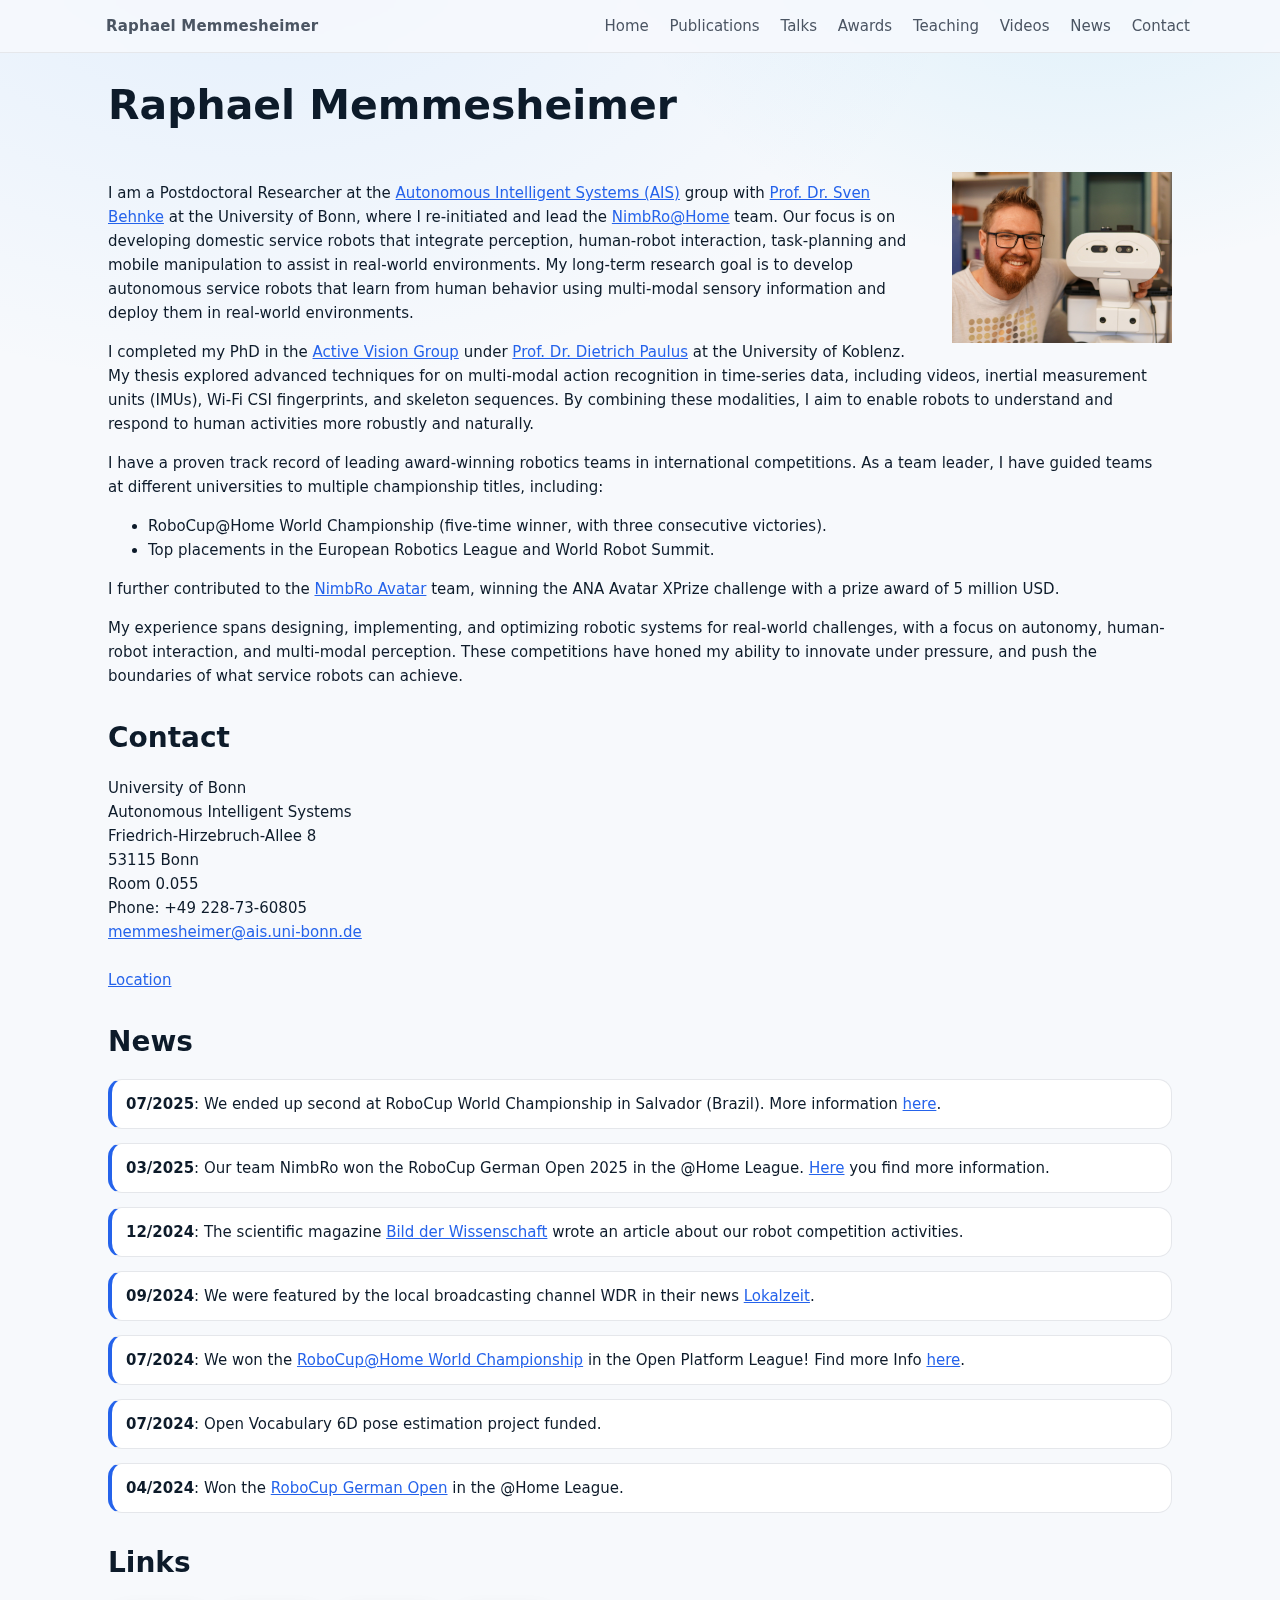
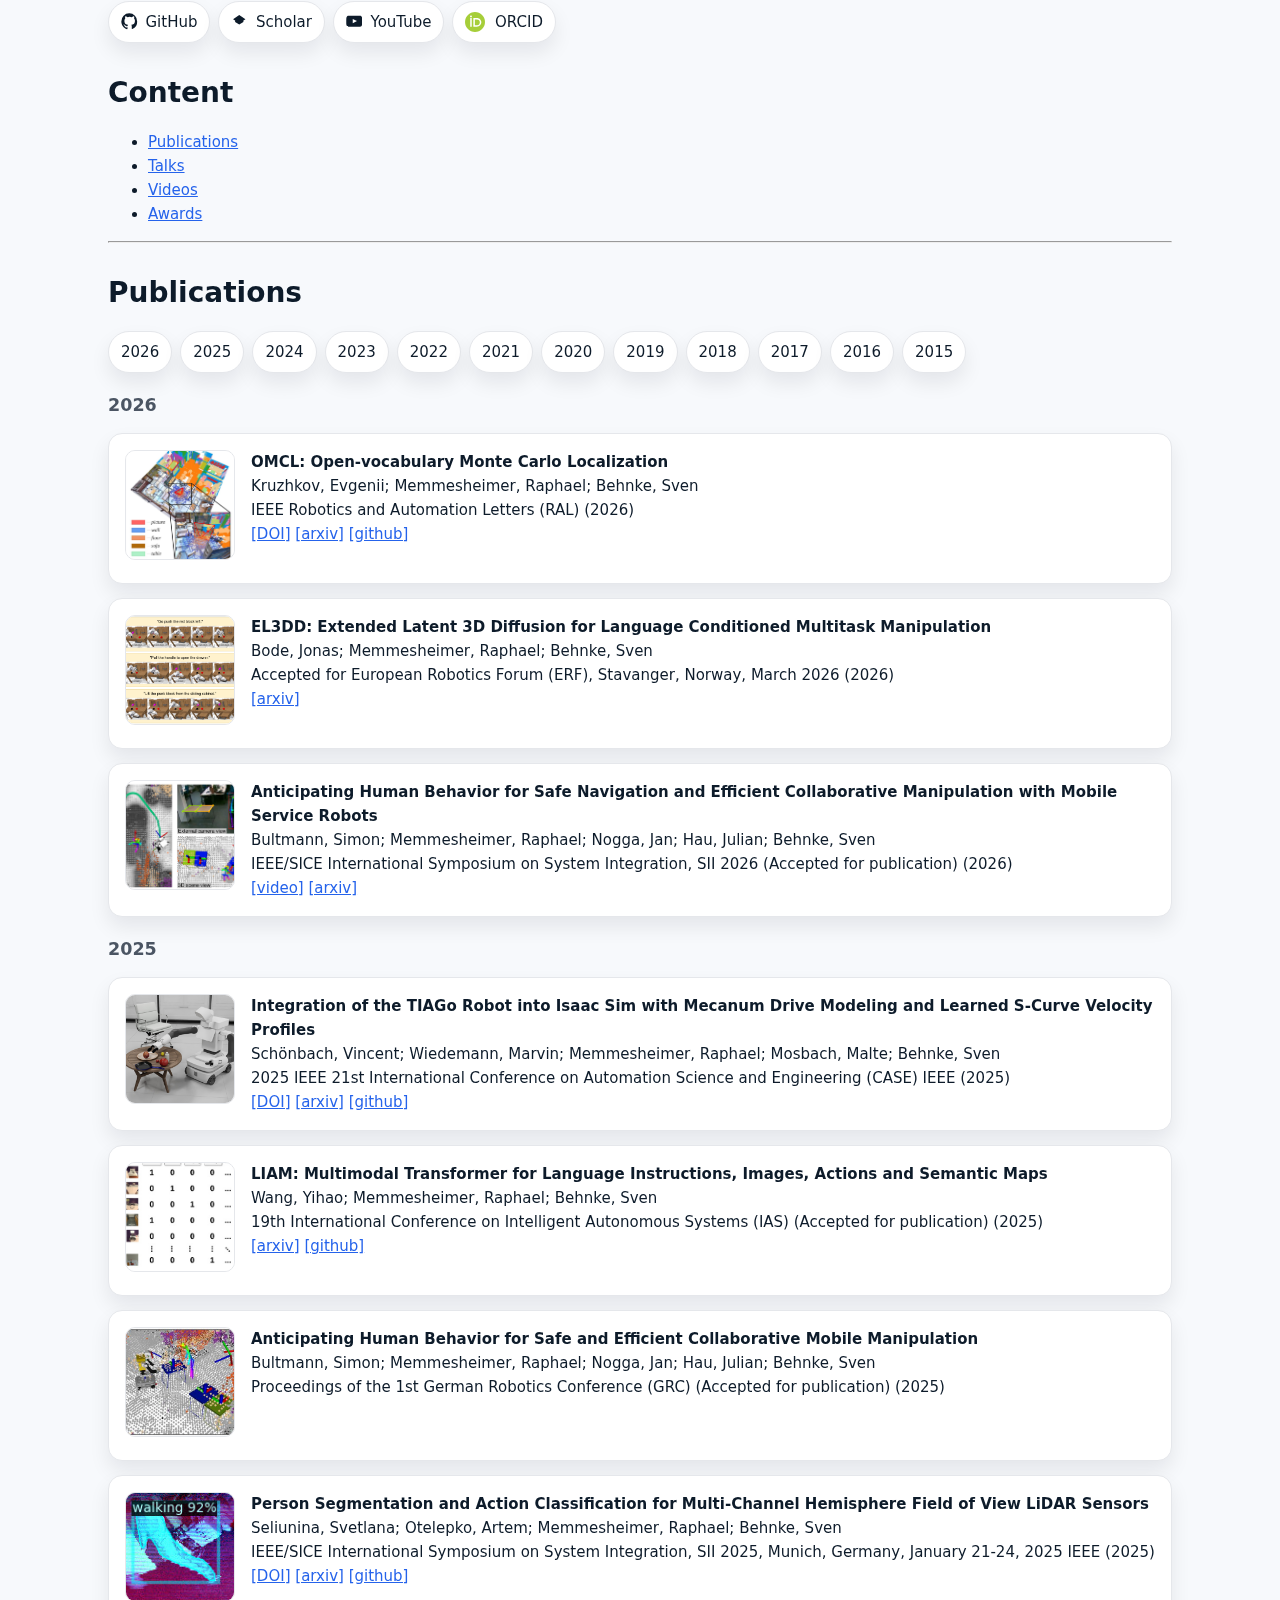
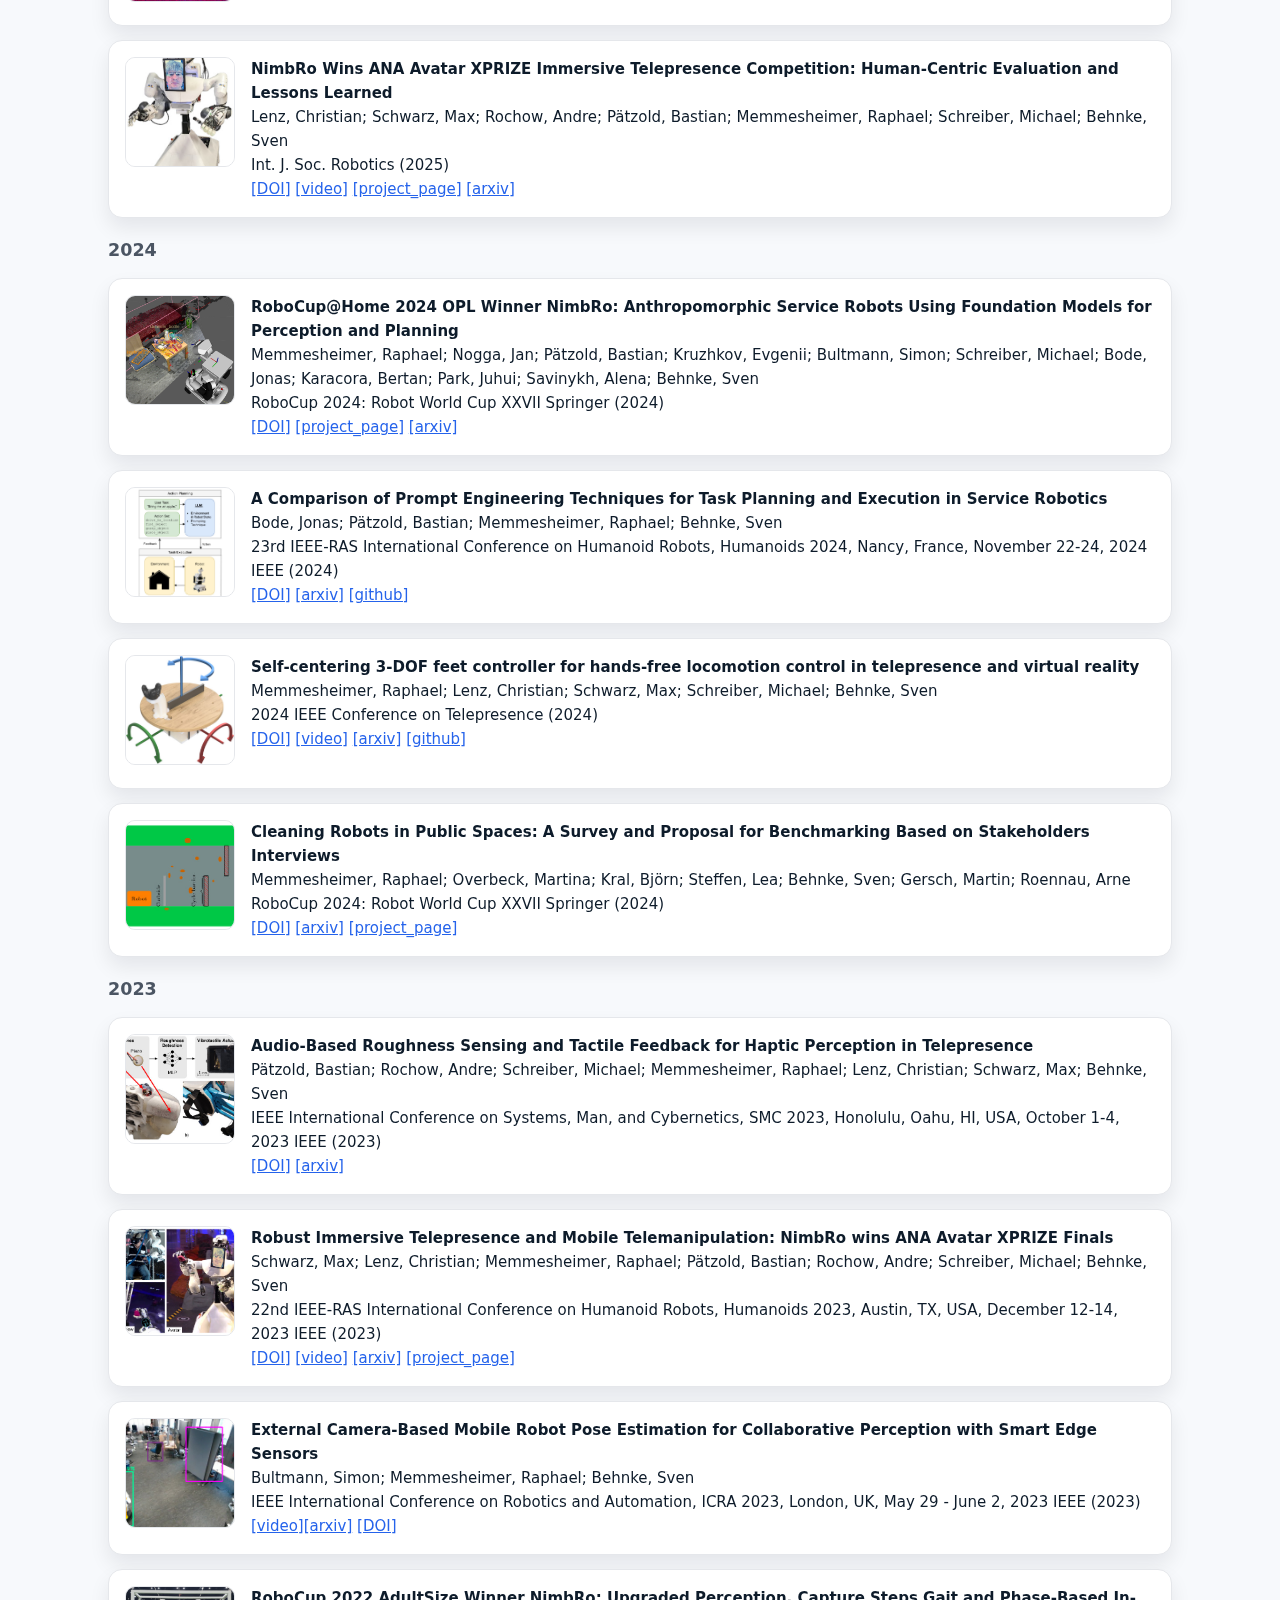
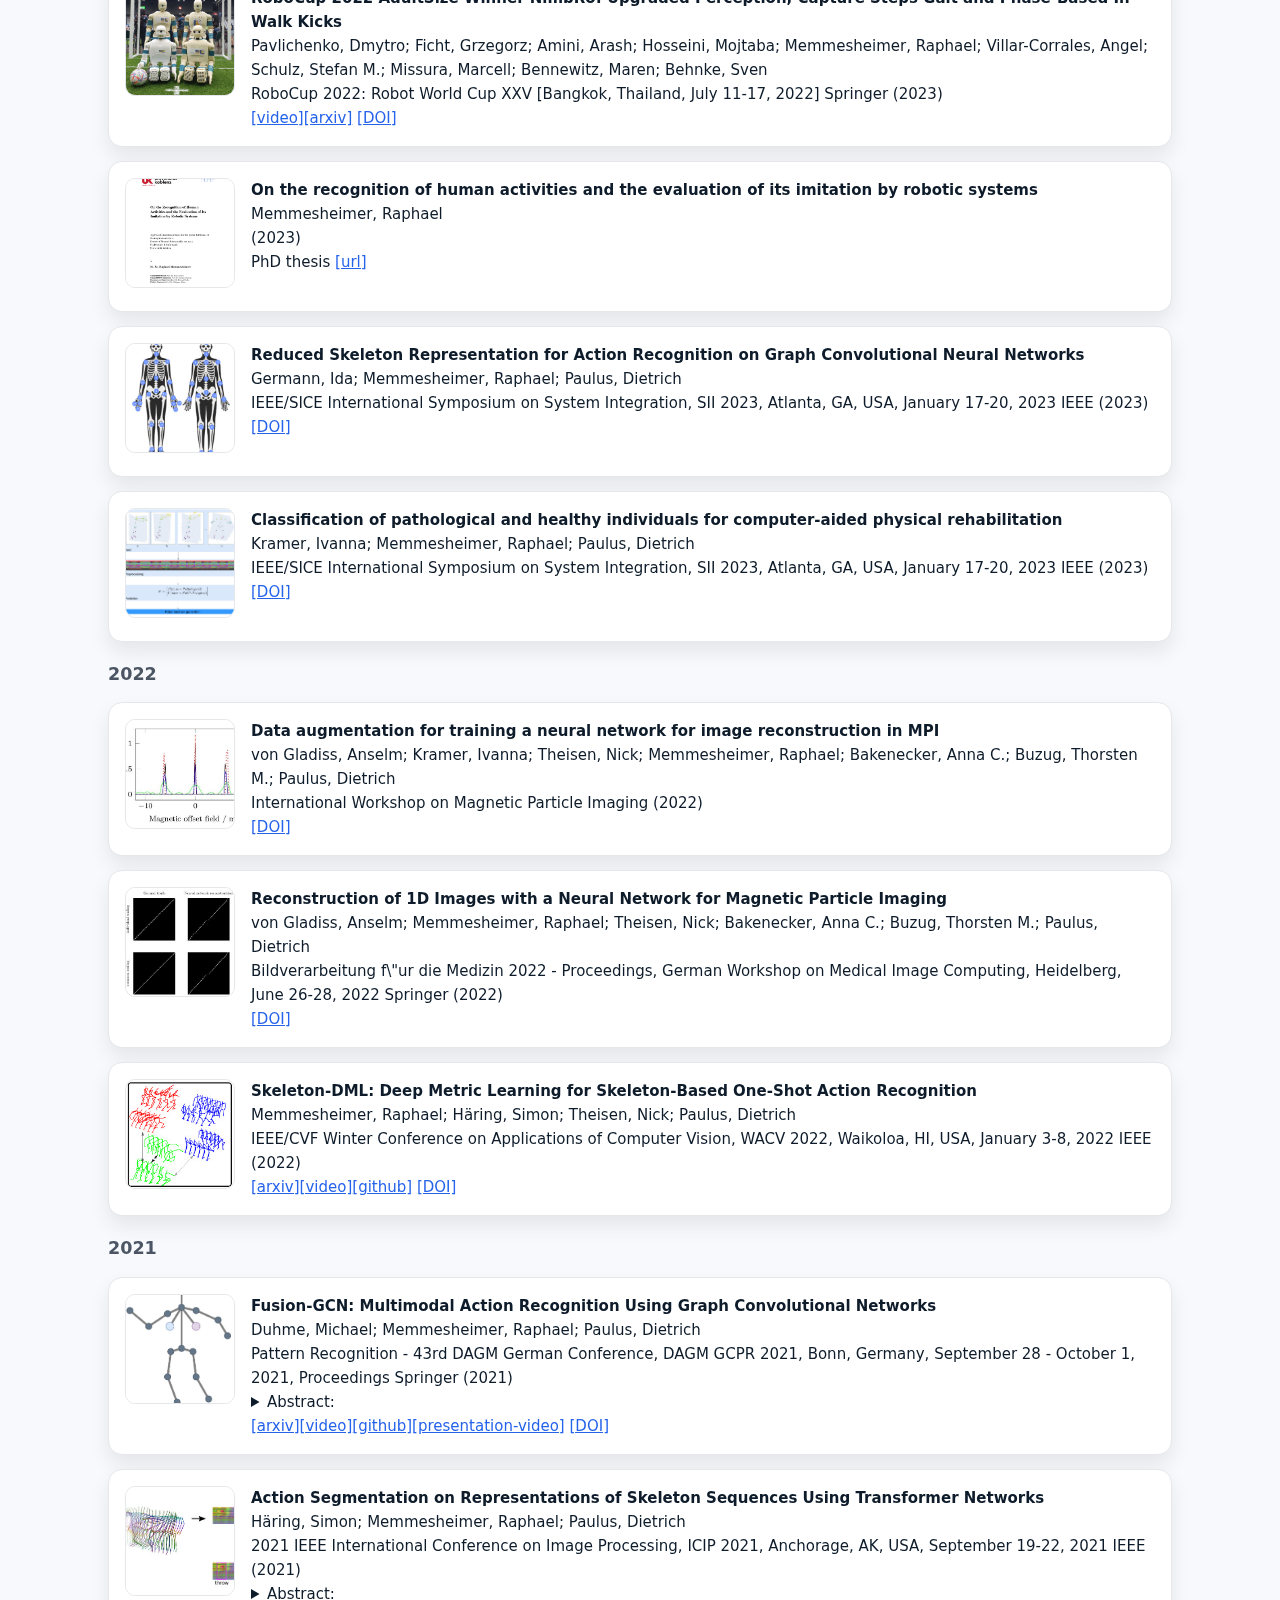
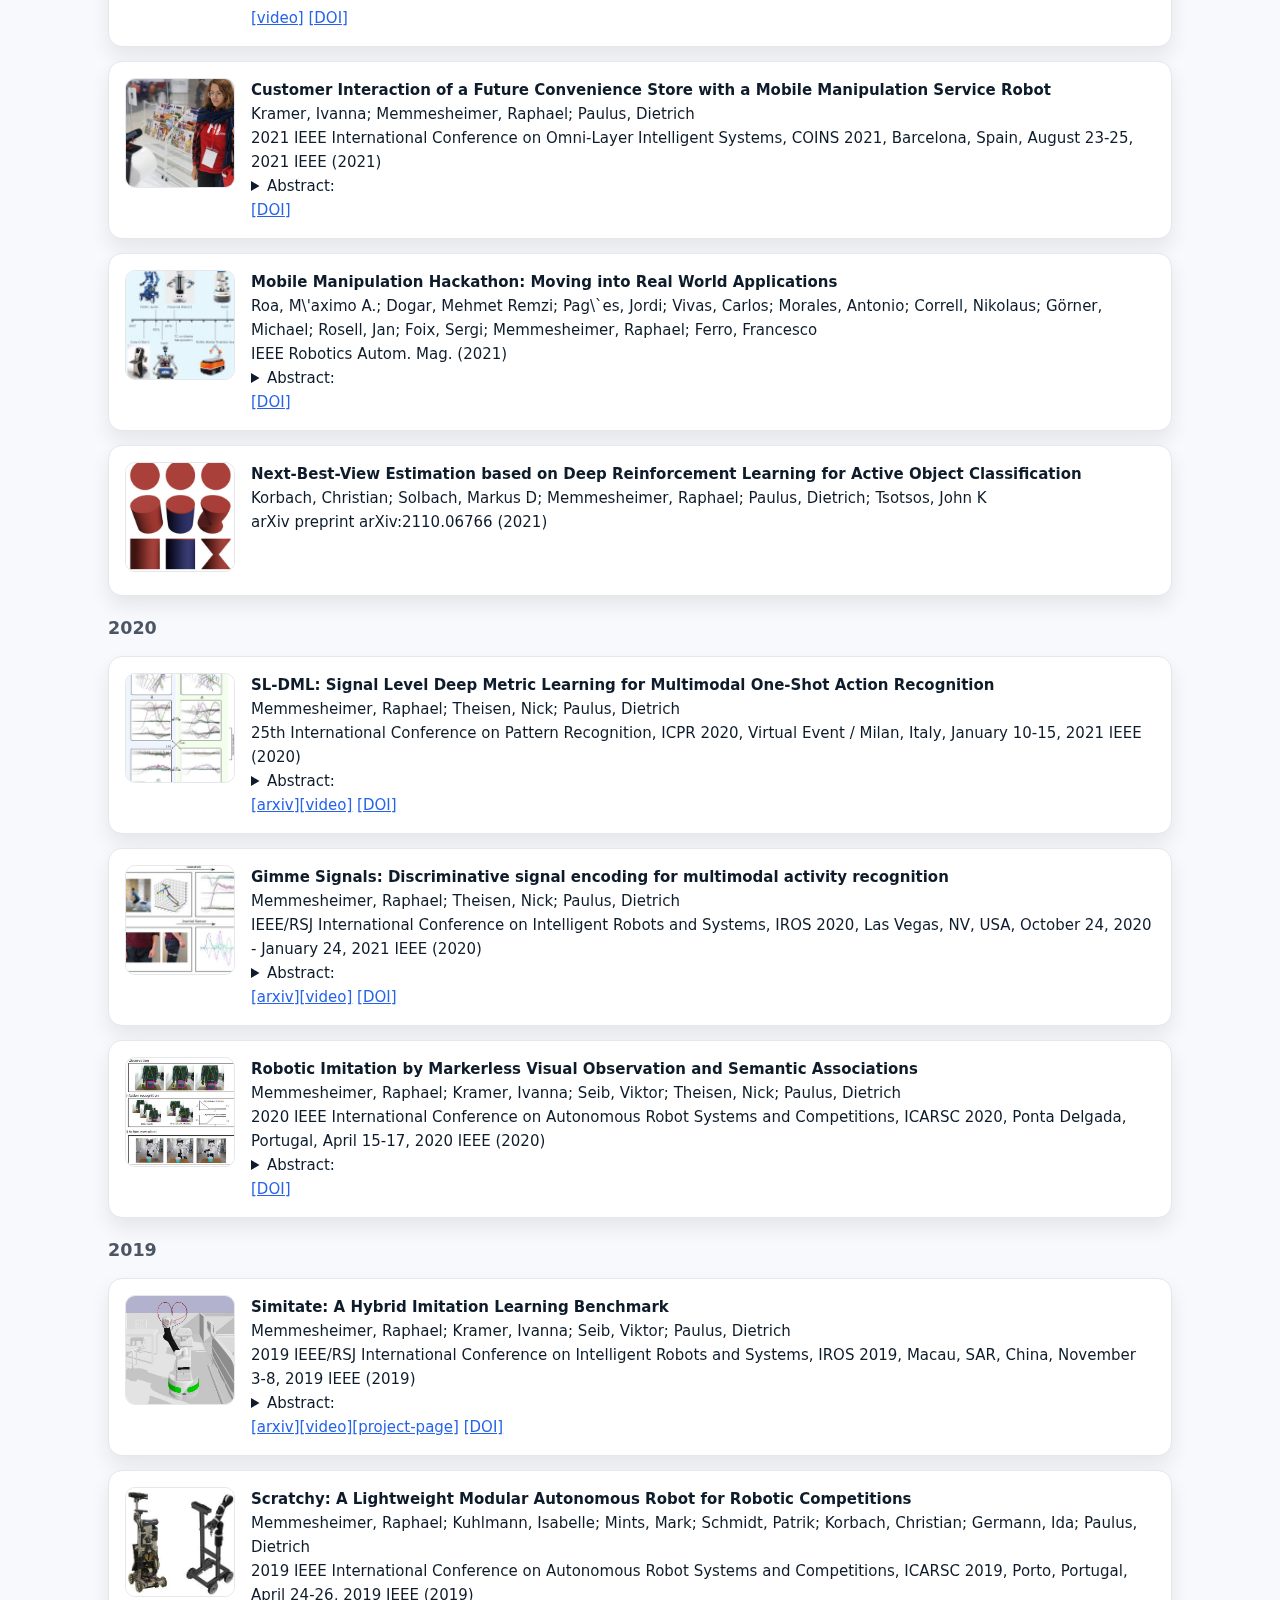
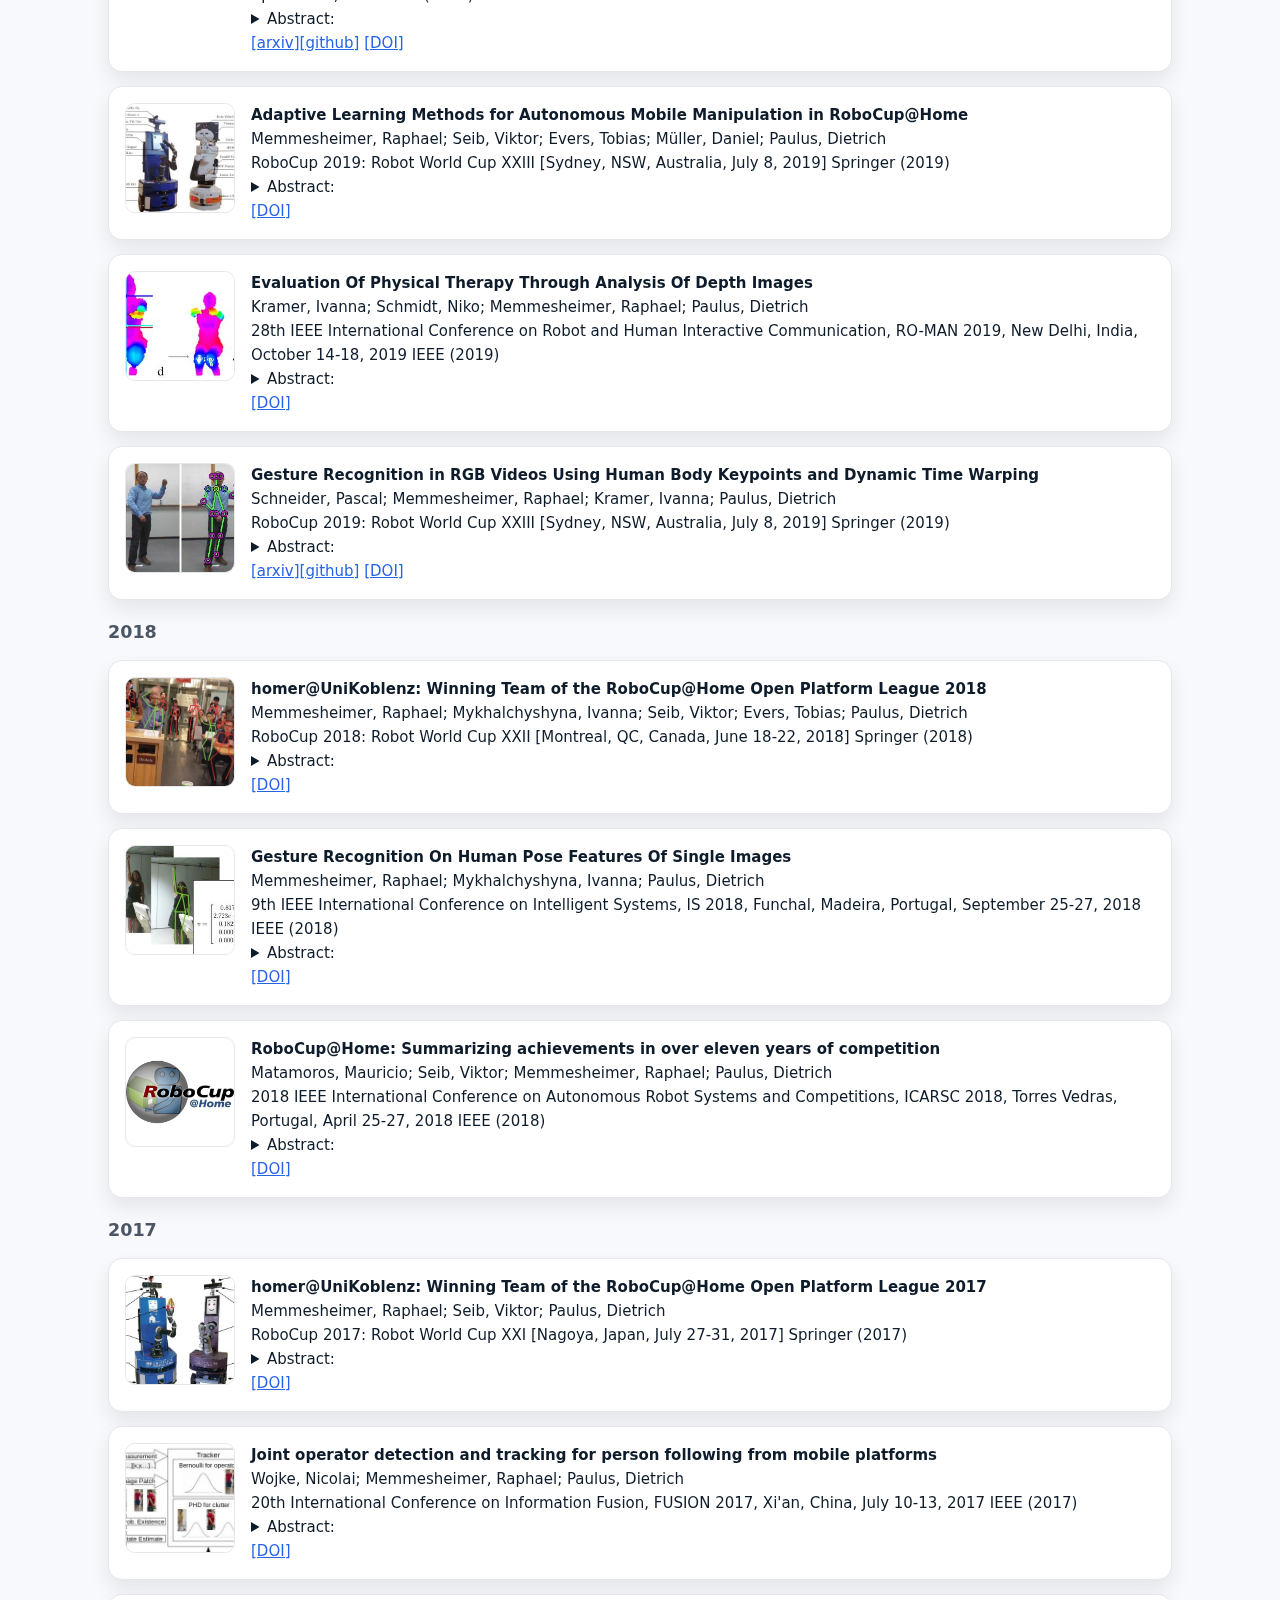
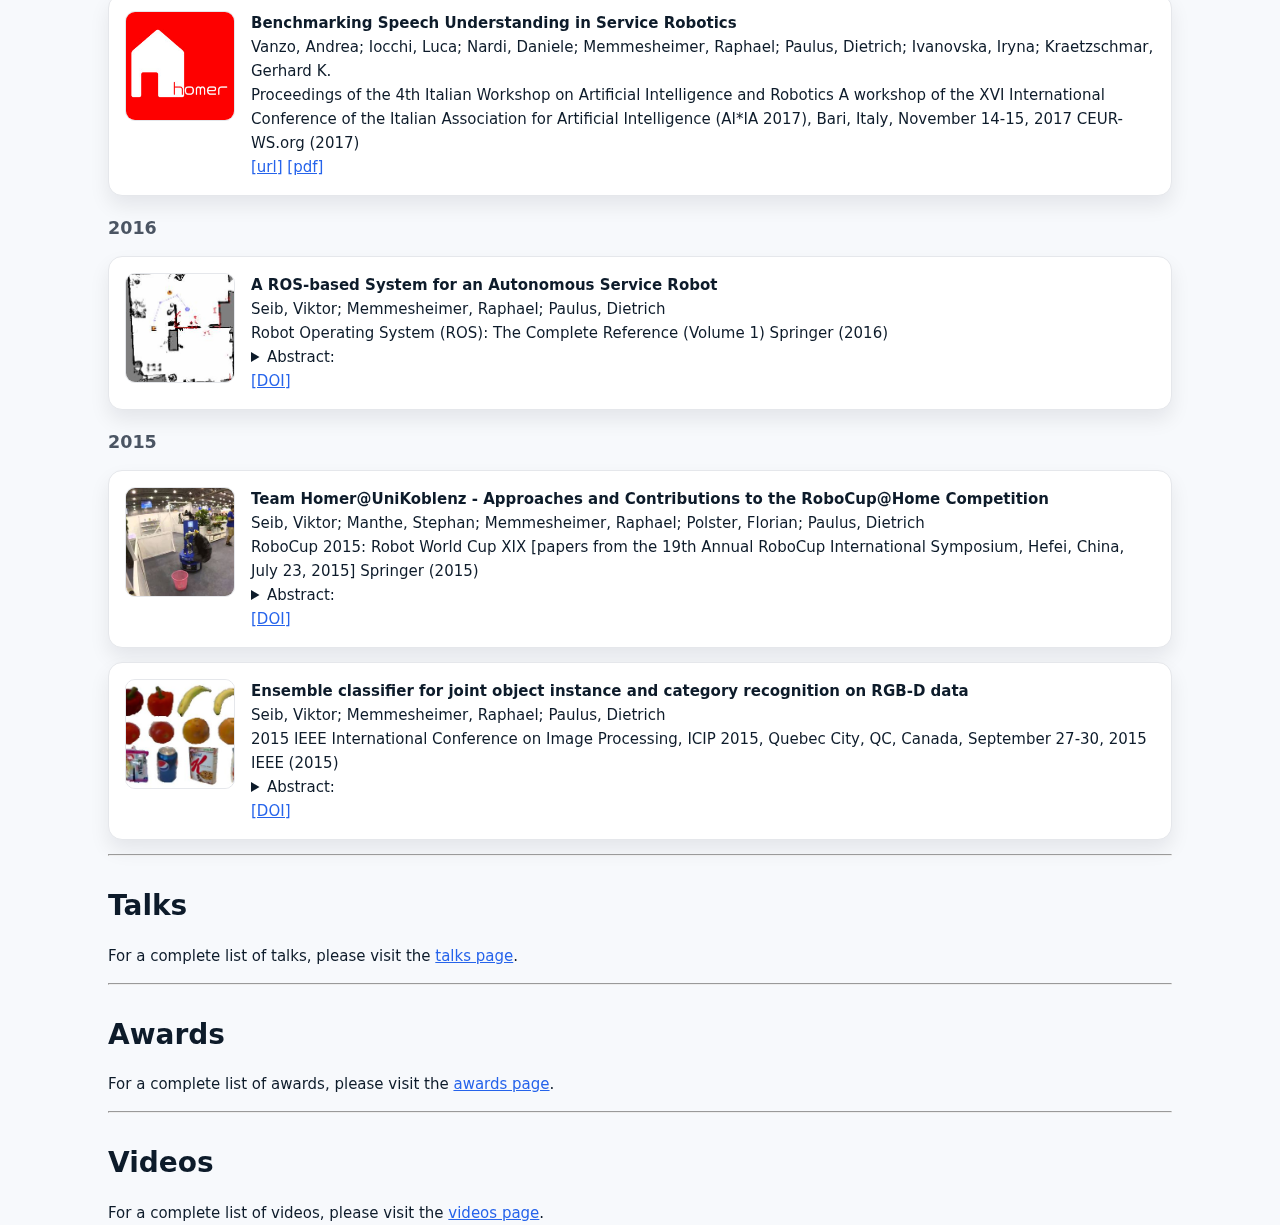
<file: index_simple.html>
<!DOCTYPE html>
<html>
  <head>
    <meta charset="utf-8">
    <meta name="viewport" content="width=device-width, initial-scale=1">
    <link rel="stylesheet" type="text/css" href="common.css">
    <title>Raphael Memmesheimer</title>
    <script>
      (function() {
    </script>
  </head>
  <!-- css -->
  <body>

  <body id="top">

    <header class="site-header">
  <div class="container nav">
    <div class="brand"><a href="index.html">Raphael Memmesheimer</a></div>
    <nav class="links">
      <a href="index.html">Home</a>
      <a href="index.html#publications">Publications</a>
      <a href="talks.html">Talks</a>
      <a href="awards.html">Awards</a>
      <a href="teaching.html">Teaching</a>
      <a href="videos.html">Videos</a>
      <a href="index.html#news">News</a>
      <a href="index.html#contact">Contact</a>
    </nav>
  </div>
</header>

    <div class="container">

      <h1>Raphael Memmesheimer</h1>

      <!--
      <a href="https://github.com/raphaelmemmesheimer"><i class="fab fa-github"></i></a>
      <a href="https://www.youtube.com/channel/UC-C8dyzYEgCOyyG6rHdu2Kg"><i class="fab fa-youtube"></i></a>
      -->

      <div class="about">
        <img src="data/images/raphael_memmesheimer.jpg" alt="Raphael Memmesheimer" width="200">
      </div>
      <br>
      <p>I am a Postdoctoral Researcher at the <a href="https://www.ais.uni-bonn.de">Autonomous Intelligent Systems (AIS)</a> group with <a href="https://www.ais.uni-bonn.de/behnke/">Prof. Dr. Sven Behnke</a> at the University of Bonn, where I re-initiated and lead the <a href="https://www.ais.uni-bonn.de/nimbro/@Home/">NimbRo@Home</a> team. Our focus is on developing domestic service robots that integrate perception, human-robot interaction, task-planning and mobile manipulation to assist in real-world environments.
My long-term research goal is to develop autonomous service robots that learn from human behavior using multi-modal sensory information and deploy them in real-world environments.</p>
<p>I completed my PhD in the <a href="https://agas.uni-koblenz.de/">Active Vision Group</a> under <a href="https://www.uni-koblenz.de/de/informatik/icv/paulus/team/dietrich-paulus">Prof. Dr. Dietrich Paulus</a> at the University of Koblenz. My thesis explored advanced techniques for on multi-modal action recognition in time-series data, including videos, inertial measurement units (IMUs), Wi-Fi CSI fingerprints, and skeleton sequences. By combining these modalities, I aim to enable robots to understand and respond to human activities more robustly and naturally.</p>
<p>I have a proven track record of leading award-winning robotics teams in international competitions. As a team leader, I have guided teams at different universities to multiple championship titles, including:</p>
<ul>
<li>RoboCup@Home World Championship (five-time winner, with three consecutive victories).</li>
<li>Top placements in the European Robotics League and World Robot Summit.</li>
</ul>
<p>I further contributed to the <a href="https://www.ais.uni-bonn.de/nimbro/AVATAR/">NimbRo Avatar</a> team, winning the ANA Avatar XPrize challenge with a prize award of 5 million USD.</p>
<p>My experience spans designing, implementing, and optimizing robotic systems for real-world challenges, with a focus on autonomy, human-robot interaction, and multi-modal perception. These competitions have honed my ability to innovate under pressure, and push the boundaries of what service robots can achieve.</p>

      <!-- Contact -->
      <h2 id="contact"> Contact </h2>
      <p>
      University of Bonn <br>
      Autonomous Intelligent Systems <br>
      Friedrich-Hirzebruch-Allee 8 <br>
      53115 Bonn <br>
      Room 0.055 <br>
      Phone: +49 228-73-60805 <br>

      <a href="#" class="cryptedmail"
                  data-name=memmesheimer
                  data-domain= ais.uni-bonn
                  data-tld= de
                  onclick="window.location.href = 'mailto:' + this.dataset.name + '@' + this.dataset.domain + '.' + this.dataset.tld; return false;"></a>
      <br>
      <br>

      <a href="https://www.ais.uni-bonn.de/location.html">Location</a> <br>
      </p>

      <!-- News -->
      <h2 id="news"> News </h2>
      <ul class="news-list"><li> <b>07/2025</b>: We ended up second at RoboCup World Championship in Salvador (Brazil). More information <a href="https://www.ais.uni-bonn.de/nimbro/@Home/">here</a>. </li><li> <b>03/2025</b>: Our team NimbRo won the RoboCup German Open 2025 in the @Home League. <a href="https://www.ais.uni-bonn.de/nimbro/@Home/">Here</a> you find more information. </li><li> <b>12/2024</b>: The scientific magazine <a href="https://www.wissenschaft.de/bdwplus/die-championsvom-rhein/">Bild der Wissenschaft</a> wrote an article about our robot competition activities. </li><li> <b>09/2024</b>: We were featured by the local broadcasting channel WDR in their news <a href="https://www1.wdr.de/lokalzeit/fernsehen/bonn/bonner-haushaltsroboter-sind-weltmeister-104.html">Lokalzeit</a>.  </li><li> <b>07/2024</b>: We won the <a href="https://www.uni-bonn.de/de/neues/bonner-haushaltsroboter-sind-weltmeister">RoboCup@Home World Championship</a> in the Open Platform League! Find more Info <a href="https://www.ais.uni-bonn.de/nimbro/@Home/">here</a>. </li><li> <b>07/2024</b>: Open Vocabulary 6D pose estimation project funded. </li><li> <b>04/2024</b>: Won the <a href="https://github.com/RoboCupAtHome/GermanOpen2024">RoboCup German Open</a> in the @Home League. </li></ul>

      <h2> Links </h2>

      <ul class="chips">
        <li><a href="https://github.com/raphaelmemmesheimer" aria-label="GitHub">
          <svg class="chip-icon" viewBox="0 0 24 24" fill="currentColor" aria-hidden="true">
            <path d="M12 .5A11.5 11.5 0 0 0 .5 12.3c0 5.23 3.4 9.66 8.13 11.23.6.12.82-.27.82-.6v-2.16c-3.3.73-4-1.6-4-1.6-.55-1.42-1.34-1.8-1.34-1.8-1.1-.77.08-.76.08-.76 1.22.09 1.86 1.27 1.86 1.27 1.08 1.88 2.83 1.34 3.52 1.03.11-.8.42-1.34.77-1.65-2.63-.3-5.4-1.35-5.4-6 0-1.33.47-2.4 1.25-3.24-.13-.31-.54-1.56.12-3.25 0 0 1.01-.33 3.3 1.24a11.3 11.3 0 0 1 6 0c2.3-1.57 3.3-1.24 3.3-1.24.66 1.69.25 2.94.12 3.25.78.84 1.25 1.91 1.25 3.24 0 4.67-2.78 5.7-5.42 6 .43.37.82 1.1.82 2.22v3.29c0 .33.22.72.83.6A11.52 11.52 0 0 0 23.5 12.3 11.5 11.5 0 0 0 12 .5z"/>
          </svg>
          GitHub
        </a></li>
        <li><a href="https://scholar.google.com/citations?hl=en&user=dO9Vh8QAAAAJ" aria-label="Google Scholar">
          <svg class="chip-icon" viewBox="0 0 24 24" fill="currentColor" aria-hidden="true">
            <path d="M12 3 3 9l9 6 9-6-9-6zm0 8.5L6 8.2v4.9l6 3.8 6-3.8V8.2l-6 3.3z"/>
          </svg>
          Scholar
        </a></li>
        <li><a href="https://www.youtube.com/channel/UC-C8dyzYEgCOyyG6rHdu2Kg" aria-label="YouTube">
          <svg class="chip-icon" viewBox="0 0 24 24" fill="currentColor" aria-hidden="true">
            <path d="M23.5 7.5s-.23-1.65-.95-2.37c-.9-.95-1.91-.95-2.37-1C16.9 4 12 4 12 4h0s-4.9 0-8.18.13c-.46.05-1.47.05-2.37 1C.73 5.85.5 7.5.5 7.5S.38 9.4.38 11.3v1.37c0 1.9.12 3.8.12 3.8s.23 1.65.95 2.37c.9.95 2.08.92 2.61 1.02C6.3 20 12 20 12 20s4.9 0 8.18-.13c.46-.05 1.47-.05 2.37-1 .72-.72.95-2.37.95-2.37s.12-1.9.12-3.8V11.3c0-1.9-.12-3.8-.12-3.8zM9.8 14.8V8.8l6.2 3-6.2 3z"/>
          </svg>
          YouTube
        </a></li>
        <li><a href="https://orcid.org/0000-0003-3602-754X" aria-label="ORCID">
          <img src="data/images/icons/ORCID-iD_icon_vector.svg" alt="ORCID" width="20">
          &nbsp;
          ORCID
        </a></li>
      </ul>

      <!-- Menu -->
      <h2> Content </h2>
      <ul>
        <li><a href="#publications">Publications</a></li>
        <li><a href="#talks">Talks</a></li>
        <li><a href="#videos">Videos</a></li>
        <li><a href="#awards">Awards</a></li>
      </ul>


      <hr>

      <!-- Publications -->
      <h2 id="publications">Publications</h2>
      <!-- Year navigation for publications -->
      <ul class="chips" aria-label="Jump to publication year"><li><a href="#pub-2026">2026</a></li><li><a href="#pub-2025">2025</a></li><li><a href="#pub-2024">2024</a></li><li><a href="#pub-2023">2023</a></li><li><a href="#pub-2022">2022</a></li><li><a href="#pub-2021">2021</a></li><li><a href="#pub-2020">2020</a></li><li><a href="#pub-2019">2019</a></li><li><a href="#pub-2018">2018</a></li><li><a href="#pub-2017">2017</a></li><li><a href="#pub-2016">2016</a></li><li><a href="#pub-2015">2015</a></li></ul><h3 id="pub-2026">2026</h3>
      <ul class="item-list"><li>

          <div class="preview">
            <img src="data/images/paper_previews/kruzhkov2026omcl.jpg" alt="kruzhkov2026omcl">
          </div>
          <div class="text">
            <!-- bold title -->
            <b>OMCL: Open-vocabulary Monte Carlo Localization</b>
            <br>Kruzhkov, Evgenii; Memmesheimer, Raphael; Behnke, Sven<br>
             IEEE Robotics and Automation Letters (RAL)  
             
            (2026)
            
              
            
            
            <br>
                <a href="https://doi.org/10.1109/lra.2026.3653333">[DOI]</a>
              
              
                
              
                 
                  <a href="https://arxiv.org/abs/2512.15557">[arxiv]</a>
                
              
                 
                  <a href="https://github.com/AIS-Bonn/omcl">[github]</a>
                
              
            
          </div>
        </li><li>

          <div class="preview">
            <img src="data/images/paper_previews/bode2026el3dd.jpg" alt="bode2026el3dd">
          </div>
          <div class="text">
            <!-- bold title -->
            <b>EL3DD: Extended Latent 3D Diffusion for Language Conditioned Multitask Manipulation</b>
            <br>Bode, Jonas; Memmesheimer, Raphael; Behnke, Sven<br>
             Accepted for European Robotics Forum (ERF), Stavanger, Norway, March 2026 
             
             
            (2026)
            
              
            
            
            <br>
              
                
              
                 
                  <a href="https://arxiv.org/abs/2511.13312">[arxiv]</a>
                
              
            
          </div>
        </li><li>

          <div class="preview">
            <img src="data/images/paper_previews/bultmann2024anticipating.jpg" alt="bultmann2024anticipating">
          </div>
          <div class="text">
            <!-- bold title -->
            <b>Anticipating Human Behavior for Safe Navigation and Efficient Collaborative Manipulation with Mobile Service Robots</b>
            <br>Bultmann, Simon; Memmesheimer, Raphael; Nogga, Jan; Hau, Julian; Behnke, Sven<br>
             IEEE/SICE International Symposium on System Integration, SII 2026 (Accepted for publication) 
             
             
            (2026)
            
              
            
            
            <br>
              
                
              
                 
                  <a href="https://www.ais.uni-bonn.de/videos/GRC_2025_Bultmann/">[video]</a>
                
              
                 
                  <a href="https://arxiv.org/abs/2410.05015">[arxiv]</a>
                
              
            
          </div>
        </li></ul><h3 id="pub-2025">2025</h3>
      <ul class="item-list"><li>

          <div class="preview">
            <img src="data/images/paper_previews/schoenbach2025tiago.jpg" alt="schoenbach2025tiago">
          </div>
          <div class="text">
            <!-- bold title -->
            <b>Integration of the TIAGo Robot into Isaac Sim with Mecanum Drive Modeling and Learned S-Curve Velocity Profiles</b>
            <br>Schönbach, Vincent; Wiedemann, Marvin; Memmesheimer, Raphael; Mosbach, Malte; Behnke, Sven<br>
             2025 IEEE 21st International Conference on Automation Science and Engineering (CASE) 
             
             IEEE  
            (2025)
            
              
            
            
            <br>
                <a href="https://doi.org/10.1109/case58245.2025.11163930">[DOI]</a>
              
              
                
              
                 
                  <a href="https://arxiv.org/abs/2510.10273">[arxiv]</a>
                
              
                 
                  <a href="https://github.com/AIS-Bonn/tiago_isaac">[github]</a>
                
              
            
          </div>
        </li><li>

          <div class="preview">
            <img src="data/images/paper_previews/wang2025liam.jpg" alt="wang2025liam">
          </div>
          <div class="text">
            <!-- bold title -->
            <b>LIAM: Multimodal Transformer for Language Instructions, Images, Actions and Semantic Maps</b>
            <br>Wang, Yihao; Memmesheimer, Raphael; Behnke, Sven<br>
             19th International Conference on Intelligent Autonomous Systems (IAS) (Accepted for publication) 
             
             
            (2025)
            
              
            
            
            <br>
              
                
              
                 
                  <a href="https://arxiv.org/abs/2503.12230">[arxiv]</a>
                
              
                 
                  <a href="https://github.com/AIS-Bonn/LIAM">[github]</a>
                
              
            
          </div>
        </li><li>

          <div class="preview">
            <img src="data/images/paper_previews/bultmann2025anticipating.jpg" alt="bultmann2025anticipating">
          </div>
          <div class="text">
            <!-- bold title -->
            <b>Anticipating Human Behavior for Safe and Efficient Collaborative Mobile Manipulation</b>
            <br>Bultmann, Simon; Memmesheimer, Raphael; Nogga, Jan; Hau, Julian; Behnke, Sven<br>
             Proceedings of the 1st German Robotics Conference (GRC) (Accepted for publication) 
             
             
            (2025)
            
            
            <br>
          </div>
        </li><li>

          <div class="preview">
            <img src="data/images/paper_previews/seliunina2025person.jpg" alt="seliunina2025person">
          </div>
          <div class="text">
            <!-- bold title -->
            <b>Person Segmentation and Action Classification for Multi-Channel Hemisphere Field of View LiDAR Sensors</b>
            <br>Seliunina, Svetlana; Otelepko, Artem; Memmesheimer, Raphael; Behnke, Sven<br>
             IEEE/SICE International Symposium on System Integration, SII 2025, Munich, Germany, January 21-24, 2025 
             
             IEEE  
            (2025)
            
              
            
            
            <br>
                <a href="https://doi.org/10.1109/SII59315.2025.10871131">[DOI]</a>
              
              
                
              
                 
                  <a href="https://arxiv.org/abs/2411.11151">[arxiv]</a>
                
              
                 
                  <a href="https://github.com/AIS-Bonn/lidar_person_action_detection">[github]</a>
                
              
            
          </div>
        </li><li>

          <div class="preview">
            <img src="data/images/paper_previews/lenz2025nimbro.jpg" alt="lenz2025nimbro">
          </div>
          <div class="text">
            <!-- bold title -->
            <b>NimbRo Wins ANA Avatar XPRIZE Immersive Telepresence Competition: Human-Centric Evaluation and Lessons Learned</b>
            <br>Lenz, Christian; Schwarz, Max; Rochow, Andre; Pätzold, Bastian; Memmesheimer, Raphael; Schreiber, Michael; Behnke, Sven<br>
             Int. J. Soc. Robotics  
             
            (2025)
            
              
            
            
            <br>
                <a href="https://doi.org/10.1007/s12369-023-01050-9">[DOI]</a>
              
              
                
              
                 
                  <a href="https://www.youtube.com/watch?v=8AwgGSpcAe8">[video]</a>
                
              
                 
                  <a href="https://www.ais.uni-bonn.de/nimbro/AVATAR/">[project_page]</a>
                
              
                 
                  <a href="https://arxiv.org/abs/2303.03297">[arxiv]</a>
                
              
            
          </div>
        </li></ul><h3 id="pub-2024">2024</h3>
      <ul class="item-list"><li>

          <div class="preview">
            <img src="data/images/paper_previews/memmesheimer2024winning.jpg" alt="memmesheimer2024winning">
          </div>
          <div class="text">
            <!-- bold title -->
            <b>RoboCup@Home 2024 OPL Winner NimbRo: Anthropomorphic Service Robots Using Foundation Models for Perception and Planning</b>
            <br>Memmesheimer, Raphael; Nogga, Jan; Pätzold, Bastian; Kruzhkov, Evgenii; Bultmann, Simon; Schreiber, Michael; Bode, Jonas; Karacora, Bertan; Park, Juhui; Savinykh, Alena; Behnke, Sven<br>
             RoboCup 2024: Robot World Cup XXVII 
             
             Springer  
            (2024)
            
              
            
            
            <br>
                <a href="https://doi.org/10.1007/978-3-031-85859-8_44">[DOI]</a>
              
              
                
              
                 
                  <a href="https://www.ais.uni-bonn.de/nimbro/@Home/">[project_page]</a>
                
              
                 
                  <a href="https://arxiv.org/abs/2412.14989">[arxiv]</a>
                
              
            
          </div>
        </li><li>

          <div class="preview">
            <img src="data/images/paper_previews/Bode2024ACP.jpg" alt="Bode2024ACP">
          </div>
          <div class="text">
            <!-- bold title -->
            <b>A Comparison of Prompt Engineering Techniques for Task Planning and Execution in Service Robotics</b>
            <br>Bode, Jonas; Pätzold, Bastian; Memmesheimer, Raphael; Behnke, Sven<br>
             23rd IEEE-RAS International Conference on Humanoid Robots, Humanoids 2024, Nancy, France, November 22-24, 2024 
             
             IEEE  
            (2024)
            
              
            
            
            <br>
                <a href="https://doi.org/10.1109/Humanoids58906.2024.10769825">[DOI]</a>
              
              
                
              
                 
                  <a href="https://arxiv.org/pdf/2410.22997">[arxiv]</a>
                
              
                 
                  <a href="https://github.com/AIS-Bonn/Prompt_Engineering">[github]</a>
                
              
            
          </div>
        </li><li>

          <div class="preview">
            <img src="data/images/paper_previews/memmesheimer2024self.jpg" alt="memmesheimer2024self">
          </div>
          <div class="text">
            <!-- bold title -->
            <b>Self-centering 3-DOF feet controller for hands-free locomotion control in telepresence and virtual reality</b>
            <br>Memmesheimer, Raphael; Lenz, Christian; Schwarz, Max; Schreiber, Michael; Behnke, Sven<br>
             2024 IEEE Conference on Telepresence 
             
             
            (2024)
            
              
            
            
            <br>
                <a href="https://doi.org/10.1109/Telepresence63209.2024.10841525">[DOI]</a>
              
              
                
              
                 
                  <a href="https://www.youtube.com/watch?v=z8Ul552-8KM">[video]</a>
                
              
                 
                  <a href="https://arxiv.org/abs/2408.02319">[arxiv]</a>
                
              
                 
                  <a href="https://github.com/AIS-Bonn/hands-free_locomotion_controller">[github]</a>
                
              
            
          </div>
        </li><li>

          <div class="preview">
            <img src="data/images/paper_previews/memmesheimer2024cleaning.jpg" alt="memmesheimer2024cleaning">
          </div>
          <div class="text">
            <!-- bold title -->
            <b>Cleaning Robots in Public Spaces: A Survey and Proposal for Benchmarking Based on Stakeholders Interviews</b>
            <br>Memmesheimer, Raphael; Overbeck, Martina; Kral, Björn; Steffen, Lea; Behnke, Sven; Gersch, Martin; Roennau, Arne<br>
             RoboCup 2024: Robot World Cup XXVII 
             
             Springer  
            (2024)
            
              
            
            
            <br>
                <a href="https://doi.org/10.1007/978-3-031-85859-8_32">[DOI]</a>
              
              
                
              
                 
                  <a href="https://arxiv.org/abs/2407.16393">[arxiv]</a>
                
              
                 
                  <a href="https://www.roboter-im-alltag.org/aktuelles/publikationen/">[project_page]</a>
                
              
            
          </div>
        </li></ul><h3 id="pub-2023">2023</h3>
      <ul class="item-list"><li>

          <div class="preview">
            <img src="data/images/paper_previews/patzold2023audio.jpg" alt="patzold2023audio">
          </div>
          <div class="text">
            <!-- bold title -->
            <b>Audio-Based Roughness Sensing and Tactile Feedback for Haptic Perception in Telepresence</b>
            <br>Pätzold, Bastian; Rochow, Andre; Schreiber, Michael; Memmesheimer, Raphael; Lenz, Christian; Schwarz, Max; Behnke, Sven<br>
             IEEE International Conference on Systems, Man, and Cybernetics, SMC 2023, Honolulu, Oahu, HI, USA, October 1-4, 2023 
             
             IEEE  
            (2023)
            
              
            
            
            <br>
                <a href="https://doi.org/10.1109/SMC53992.2023.10394062">[DOI]</a>
              
              
                
              
                 
                  <a href="https://arxiv.org/abs/2303.07186">[arxiv]</a>
                
              
            
          </div>
        </li><li>

          <div class="preview">
            <img src="data/images/paper_previews/schwarz2023robust.jpg" alt="schwarz2023robust">
          </div>
          <div class="text">
            <!-- bold title -->
            <b>Robust Immersive Telepresence and Mobile Telemanipulation: NimbRo wins ANA Avatar XPRIZE Finals</b>
            <br>Schwarz, Max; Lenz, Christian; Memmesheimer, Raphael; Pätzold, Bastian; Rochow, Andre; Schreiber, Michael; Behnke, Sven<br>
             22nd IEEE-RAS International Conference on Humanoid Robots, Humanoids 2023, Austin, TX, USA, December 12-14, 2023 
             
             IEEE  
            (2023)
            
              
            
            
            <br>
                <a href="https://doi.org/10.1109/Humanoids57100.2023.10375179">[DOI]</a>
              
              
                
              
                 
                  <a href="https://www.youtube.com/watch?v=8AwgGSpcAe8">[video]</a>
                
              
                 
                  <a href="https://arxiv.org/abs/2308.12238">[arxiv]</a>
                
              
                 
                  <a href="https://www.ais.uni-bonn.de/nimbro/AVATAR/">[project_page]</a>
                
              
            
          </div>
        </li><li>

          <div class="preview">
            <img src="data/images/paper_previews/Bultmann2023ECM.jpg" alt="Bultmann2023ECM">
          </div>
          <div class="text">
            <!-- bold title -->
            <b>External Camera-Based Mobile Robot Pose Estimation for Collaborative Perception with Smart Edge Sensors</b>
            <br>Bultmann, Simon; Memmesheimer, Raphael; Behnke, Sven<br>
             IEEE International Conference on Robotics and Automation, ICRA 2023, London, UK, May 29 - June 2, 2023 
             
             IEEE  
            (2023)
            
            
            <br><a href="https://www.youtube.com/watch?v=e2LpcZDWaZc">[video]</a><a href="https://arxiv.org/abs/2303.03797">[arxiv]</a>
                <a href="https://doi.org/10.1109/ICRA48891.2023.10160892">[DOI]</a>
              
          </div>
        </li><li>

          <div class="preview">
            <img src="data/images/paper_previews/Pavlichenko2023RC2.jpg" alt="Pavlichenko2023RC2">
          </div>
          <div class="text">
            <!-- bold title -->
            <b>RoboCup 2022 AdultSize Winner NimbRo: Upgraded Perception, Capture Steps Gait and Phase-Based In-Walk Kicks</b>
            <br>Pavlichenko, Dmytro; Ficht, Grzegorz; Amini, Arash; Hosseini, Mojtaba; Memmesheimer, Raphael; Villar-Corrales, Angel; Schulz, Stefan M.; Missura, Marcell; Bennewitz, Maren; Behnke, Sven<br>
             RoboCup 2022: Robot World Cup XXV [Bangkok, Thailand, July 11-17, 2022] 
             
             Springer  
            (2023)
            
            
            <br><a href="https://www.youtube.com/watch?v=DfzkMawtSFA">[video]</a><a href="https://arxiv.org/abs/2302.02956">[arxiv]</a>
                <a href="https://doi.org/10.1007/978-3-031-28469-4_20">[DOI]</a>
              
          </div>
        </li><li>

          <div class="preview">
            <img src="data/images/paper_previews/phdthesis.jpg" alt="phdthesis">
          </div>
          <div class="text">
            <!-- bold title -->
            <b>On the recognition of human activities and the evaluation of its imitation by robotic systems</b>
            <br>Memmesheimer, Raphael<br>
               
             
            (2023)
            
            
            <br>PhD thesis
                <a href="https://kola.opus.hbz-nrw.de/frontdoor/index/index/docId/2396">[url]</a>
              
          </div>
        </li><li>

          <div class="preview">
            <img src="data/images/paper_previews/Germann2023RSR.jpg" alt="Germann2023RSR">
          </div>
          <div class="text">
            <!-- bold title -->
            <b>Reduced Skeleton Representation for Action Recognition on Graph Convolutional Neural Networks</b>
            <br>Germann, Ida; Memmesheimer, Raphael; Paulus, Dietrich<br>
             IEEE/SICE International Symposium on System Integration, SII 2023, Atlanta, GA, USA, January 17-20, 2023 
             
             IEEE  
            (2023)
            
            
            <br>
                <a href="https://doi.org/10.1109/SII55687.2023.10039092">[DOI]</a>
              
          </div>
        </li><li>

          <div class="preview">
            <img src="data/images/paper_previews/Kramer2023COP.jpg" alt="Kramer2023COP">
          </div>
          <div class="text">
            <!-- bold title -->
            <b>Classification of pathological and healthy individuals for computer-aided physical rehabilitation</b>
            <br>Kramer, Ivanna; Memmesheimer, Raphael; Paulus, Dietrich<br>
             IEEE/SICE International Symposium on System Integration, SII 2023, Atlanta, GA, USA, January 17-20, 2023 
             
             IEEE  
            (2023)
            
            
            <br>
                <a href="https://doi.org/10.1109/SII55687.2023.10039185">[DOI]</a>
              
          </div>
        </li></ul><h3 id="pub-2022">2022</h3>
      <ul class="item-list"><li>

          <div class="preview">
            <img src="data/images/paper_previews/vonGladiss2022DAF.jpg" alt="vonGladiss2022DAF">
          </div>
          <div class="text">
            <!-- bold title -->
            <b>Data augmentation for training a neural network for image reconstruction in MPI</b>
            <br>von Gladiss, Anselm; Kramer, Ivanna; Theisen, Nick; Memmesheimer, Raphael; Bakenecker, Anna C.; Buzug, Thorsten M.; Paulus, Dietrich<br>
             International Workshop on Magnetic Particle Imaging 
             
             
            (2022)
            
            
            <br>
                <a href="https://doi.org/10.18416/IJMPI.2022.2203058">[DOI]</a>
              
          </div>
        </li><li>

          <div class="preview">
            <img src="data/images/paper_previews/vonGladiss2022RO1.jpg" alt="vonGladiss2022RO1">
          </div>
          <div class="text">
            <!-- bold title -->
            <b>Reconstruction of 1D Images with a Neural Network for Magnetic Particle Imaging</b>
            <br>von Gladiss, Anselm; Memmesheimer, Raphael; Theisen, Nick; Bakenecker, Anna C.; Buzug, Thorsten M.; Paulus, Dietrich<br>
             Bildverarbeitung f\"ur die Medizin 2022 - Proceedings, German Workshop on Medical Image Computing, Heidelberg, June 26-28, 2022 
             
             Springer  
            (2022)
            
            
            <br>
                <a href="https://doi.org/10.1007/978-3-658-36932-3_52">[DOI]</a>
              
          </div>
        </li><li>

          <div class="preview">
            <img src="data/images/paper_previews/Memmesheimer2022SDM.jpg" alt="Memmesheimer2022SDM">
          </div>
          <div class="text">
            <!-- bold title -->
            <b>Skeleton-DML: Deep Metric Learning for Skeleton-Based One-Shot Action Recognition</b>
            <br>Memmesheimer, Raphael; Häring, Simon; Theisen, Nick; Paulus, Dietrich<br>
             IEEE/CVF Winter Conference on Applications of Computer Vision, WACV 2022, Waikoloa, HI, USA, January 3-8, 2022 
             
             IEEE  
            (2022)
            
            
            <br><a href="https://arxiv.org/abs/2012.13823">[arxiv]</a><a href="https://www.youtube.com/watch?v=jH5eMDZfMyY">[video]</a><a href="https://github.com/raphaelmemmesheimer/skeleton-dml">[github]</a>
                <a href="https://doi.org/10.1109/WACV51458.2022.00091">[DOI]</a>
              
          </div>
        </li></ul><h3 id="pub-2021">2021</h3>
      <ul class="item-list"><li>

          <div class="preview">
            <img src="data/images/paper_previews/Duhme2021FMA.jpg" alt="Duhme2021FMA">
          </div>
          <div class="text">
            <!-- bold title -->
            <b>Fusion-GCN: Multimodal Action Recognition Using Graph Convolutional Networks</b>
            <br>Duhme, Michael; Memmesheimer, Raphael; Paulus, Dietrich<br>
             Pattern Recognition - 43rd DAGM German Conference, DAGM GCPR 2021, Bonn, Germany, September 28 - October 1, 2021, Proceedings 
             
             Springer  
            (2021)
            
             
            <details>
              <summary>Abstract:</summary>
              In this paper we present Fusion-GCN, an approach for multimodal action recognition using Graph Convolutional Network (GCNs). Action recognition methods based around Graph Convolutional Network (GCNs) recently yielded state-of-the-art performance for skeleton-based action recognition. With Fusion-GCN, we propose to integrate various sensor data modalities into a graph that is trained using a GCN model for multi-modal action recognition. Additional sensor measurements are incorporated into the graph representation either on a channel dimension (introducing additional node attributes) or spatial dimension (introducing new nodes). Fusion-GCN was evaluated on two publicly available datasets, the UTD-MHAD- and MMACT datasets, and demonstrates flexible fusion of RGB sequences, inertial measurements and skeleton sequences. Our approach gets comparable results on the UTD-MHAD dataset and improves the baseline on the large-scale MMACT dataset by a significant margin of up to 12.37{\%} (F1-Measure) with the fusion of skeleton estimates and accelerometer measurements.
            </details>
            <a href="https://arxiv.org/abs/2109.12946">[arxiv]</a><a href="https://www.youtube.com/watch?v=CriyQgqCTrs">[video]</a><a href="https://github.com/mduhme/fusion-gcn">[github]</a><a href="https://www.youtube.com/watch?v=tErzNL-5ZbM">[presentation-video]</a>
                <a href="https://doi.org/10.1007/978-3-030-92659-5_17">[DOI]</a>
              
          </div>
        </li><li>

          <div class="preview">
            <img src="data/images/paper_previews/Haering2021ASO.jpg" alt="Haering2021ASO">
          </div>
          <div class="text">
            <!-- bold title -->
            <b>Action Segmentation on Representations of Skeleton Sequences Using Transformer Networks</b>
            <br>Häring, Simon; Memmesheimer, Raphael; Paulus, Dietrich<br>
             2021 IEEE International Conference on Image Processing, ICIP 2021, Anchorage, AK, USA, September 19-22, 2021 
             
             IEEE  
            (2021)
            
             
            <details>
              <summary>Abstract:</summary>
              We propose an approach for action segmentation by representing motions as images. A transformer object detection network is used to segment the sequences from the representation images. We examine different encoding approaches, normalization strategies and skeleton joint orders in an extensive experiment study. Our approach is evaluated on skeleton sequences from the PKU-MMD dataset. We successfully apply transformer networks for action segmentation on skeleton sequences. Our proposed approach achieves high class accuracies, while start and end-time estimation of the action segments are subject to further improvement.
            </details>
            <a href="https://www.youtube.com/watch?v=yNEuzqzNBSc">[video]</a>
                <a href="https://doi.org/10.1109/ICIP42928.2021.9506687">[DOI]</a>
              
          </div>
        </li><li>

          <div class="preview">
            <img src="data/images/paper_previews/Kramer2021CIO.jpg" alt="Kramer2021CIO">
          </div>
          <div class="text">
            <!-- bold title -->
            <b>Customer Interaction of a Future Convenience Store with a Mobile Manipulation Service Robot</b>
            <br>Kramer, Ivanna; Memmesheimer, Raphael; Paulus, Dietrich<br>
             2021 IEEE International Conference on Omni-Layer Intelligent Systems, COINS 2021, Barcelona, Spain, August 23-25, 2021 
             
             IEEE  
            (2021)
            
             
            <details>
              <summary>Abstract:</summary>
              We present an approach on how to integrate mobile manipulation service robots to support customer interaction of the future convenience store. Customers are identified by their gestures and served e.g., by carrying a shopping bag, guiding the customer to shelves of interest and bringing coffee. An integration into a widely spread telecommunication application is proposed for invoicing payment and further serves as an interface to the customer. Statistics and store layouts can be requested in the application as well as an extendable list of services provided by the robot. Further, a smart shopping bag is proposed which recognizes products stored into it by their barcode. This bag handles the invoicing and allows communication to i.e. the messenger app integration. Furthermore, our proposed system gives hints in how the customers can be profiled by their encoded faces as observed by the robot. We also warn about the possibilities of creating customer profiles without being transparent for the customers. The presented task was ranked 3rd for the Future Convenience Store Challenge at the World Robot Summit 2018.
            </details>
            
                <a href="https://doi.org/10.1109/COINS51742.2021.9524229">[DOI]</a>
              
          </div>
        </li><li>

          <div class="preview">
            <img src="data/images/paper_previews/Roa2021MMH.jpg" alt="Roa2021MMH">
          </div>
          <div class="text">
            <!-- bold title -->
            <b>Mobile Manipulation Hackathon: Moving into Real World Applications</b>
            <br>Roa, M\'aximo A.; Dogar, Mehmet Remzi; Pag\`es, Jordi; Vivas, Carlos; Morales, Antonio; Correll, Nikolaus; Görner, Michael; Rosell, Jan; Foix, Sergi; Memmesheimer, Raphael; Ferro, Francesco<br>
             IEEE Robotics Autom. Mag.  
             
            (2021)
            
             
            <details>
              <summary>Abstract:</summary>
              The Mobile Manipulation Hackathon was held in late 2018 during the IEEE/RSJ International Conference on Intelligent Robots and Systems (IROS) to showcase the latest applications of wheeled robotic manipulators. The challenge had an open format, where teams developed an application using simulation tools and integrated it into a robotic platform. This article presents the competition and analyzes the results, with information gathered during the event and from a survey circulated among the finalist teams. We provide an overview of the mobile manipulation field, identify key areas required for further development to facilitate the implementation of mobile manipulators in real applications, and discuss ideas about how to structure future hackathon-style competitions to enhance their impact on the scientific and industrial communities.
            </details>
            
                <a href="https://doi.org/10.1109/MRA.2021.3061951">[DOI]</a>
              
          </div>
        </li><li>

          <div class="preview">
            <img src="data/images/paper_previews/korbach2021next.jpg" alt="korbach2021next">
          </div>
          <div class="text">
            <!-- bold title -->
            <b>Next-Best-View Estimation based on Deep Reinforcement Learning for Active Object Classification</b>
            <br>Korbach, Christian; Solbach, Markus D; Memmesheimer, Raphael; Paulus, Dietrich; Tsotsos, John K<br>
             arXiv preprint arXiv:2110.06766  
             
            (2021)
            
            
            <br>
          </div>
        </li></ul><h3 id="pub-2020">2020</h3>
      <ul class="item-list"><li>

          <div class="preview">
            <img src="data/images/paper_previews/Memmesheimer2021SSL.jpg" alt="Memmesheimer2021SSL">
          </div>
          <div class="text">
            <!-- bold title -->
            <b>SL-DML: Signal Level Deep Metric Learning for Multimodal One-Shot Action Recognition</b>
            <br>Memmesheimer, Raphael; Theisen, Nick; Paulus, Dietrich<br>
             25th International Conference on Pattern Recognition, ICPR 2020, Virtual Event / Milan, Italy, January 10-15, 2021 
             
             IEEE  
            (2020)
            
             
            <details>
              <summary>Abstract:</summary>
              Recognizing an activity with a single reference sample using metric learning approaches is a promising research field. The majority of few-shot methods focus on object recognition or face-identification. We propose a metric learning approach to reduce the action recognition problem to a nearest neighbor search in embedding space. We encode signals into images and extract features using a deep residual CNN. Using triplet loss, we learn a feature embedding. The resulting encoder transforms features into an embedding space in which closer distances encode similar actions while higher distances encode different actions. Our approach is based on a signal level formulation and remains flexible across a variety of modalities. It further outperforms the baseline on the large scale NTU RGB+D 120 dataset for the One-Shot action recognition protocol by 5.6\%. With just 60\% of the training data, our approach still outperforms the baseline approach by 3.7\%. With 40\% of the training data, our approach performs comparably well to the second follow up. Further, we show that our approach generalizes well in experiments on the UTD-MHAD dataset for inertial, skeleton and fused data and the Simitate dataset for motion capturing data. Furthermore, our inter-joint and inter-sensor experiments suggest good capabilities on previously unseen setups.
            </details>
            <a href="https://arxiv.org/abs/2004.11085">[arxiv]</a><a href="https://www.youtube.com/watch?v=Wdy_YPPiYgc">[video]</a>
                <a href="https://doi.org/10.1109/ICPR48806.2021.9413336">[DOI]</a>
              
          </div>
        </li><li>

          <div class="preview">
            <img src="data/images/paper_previews/Memmesheimer2020GSD.jpg" alt="Memmesheimer2020GSD">
          </div>
          <div class="text">
            <!-- bold title -->
            <b>Gimme Signals: Discriminative signal encoding for multimodal activity recognition</b>
            <br>Memmesheimer, Raphael; Theisen, Nick; Paulus, Dietrich<br>
             IEEE/RSJ International Conference on Intelligent Robots and Systems, IROS 2020, Las Vegas, NV, USA, October 24, 2020 - January 24, 2021 
             
             IEEE  
            (2020)
            
             
            <details>
              <summary>Abstract:</summary>
              We present a simple, yet effective and flexible method for action recognition supporting multiple sensor modalities. Multivariate signal sequences are encoded in an image and are then classified using a recently proposed EfficientNet CNN architecture. Our focus was to find an approach that generalizes well across different sensor modalities without specific adaptions while still achieving good results. We apply our method to 4 action recognition datasets containing skeleton sequences, inertial and motion capturing measurements as well as \wifi fingerprints that range up to 120 action classes. Our method defines the current best CNN-based approach on the NTU RGB+D 120 dataset, lifts the state of the art on the ARIL Wi-Fi dataset by +6.78\%, improves the UTD-MHAD inertial baseline by +14.4\%, the UTD-MHAD skeleton baseline by 1.13\% and achieves 96.11\% on the Simitate motion capturing data (80/20 split). We further demonstrate experiments on both, modality fusion on a signal level and signal reduction to prevent the representation from overloading.
            </details>
            <a href="https://arxiv.org/abs/2003.06156">[arxiv]</a><a href="https://www.youtube.com/watch?v=oDAtim_nJEg">[video]</a>
                <a href="https://doi.org/10.1109/IROS45743.2020.9341699">[DOI]</a>
              
          </div>
        </li><li>

          <div class="preview">
            <img src="data/images/paper_previews/Memmesheimer2020RIB.jpg" alt="Memmesheimer2020RIB">
          </div>
          <div class="text">
            <!-- bold title -->
            <b>Robotic Imitation by Markerless Visual Observation and Semantic Associations</b>
            <br>Memmesheimer, Raphael; Kramer, Ivanna; Seib, Viktor; Theisen, Nick; Paulus, Dietrich<br>
             2020 IEEE International Conference on Autonomous Robot Systems and Competitions, ICARSC 2020, Ponta Delgada, Portugal, April 15-17, 2020 
             
             IEEE  
            (2020)
            
             
            <details>
              <summary>Abstract:</summary>
              In this paper we present an approach for learning to imitate human behavior on a semantic level by markerless visual observation. We analyze a set of spatial constraints on human pose data extracted using convolutional pose machines and object information extracted from 2D image sequences. A scene analysis, based on an ontology of objects and affordances, is combined with continuous human pose estimation and spatial object relations. Using a set of constraints we associate the observed human actions with a set of executable robot commands. We demonstrate our approach in a kitchen task, where the robot learns to prepare a meal.
            </details>
            
                <a href="https://doi.org/10.1109/ICARSC49921.2020.9096123">[DOI]</a>
              
          </div>
        </li></ul><h3 id="pub-2019">2019</h3>
      <ul class="item-list"><li>

          <div class="preview">
            <img src="data/images/paper_previews/Memmesheimer2019SAH.jpg" alt="Memmesheimer2019SAH">
          </div>
          <div class="text">
            <!-- bold title -->
            <b>Simitate: A Hybrid Imitation Learning Benchmark</b>
            <br>Memmesheimer, Raphael; Kramer, Ivanna; Seib, Viktor; Paulus, Dietrich<br>
             2019 IEEE/RSJ International Conference on Intelligent Robots and Systems, IROS 2019, Macau, SAR, China, November 3-8, 2019 
             
             IEEE  
            (2019)
            
             
            <details>
              <summary>Abstract:</summary>
              We present Simitate — a hybrid benchmarking suite targeting the evaluation of approaches for imitation learning. A dataset containing 1938 sequences where humans perform daily activities in a realistic environment is presented. The dataset is strongly coupled with an integration into a simulator. RGB and depth streams with a resolution of $960 times 540$ at 30Hz and accurate ground truth poses for the demonstrator’s hand, as well as the object in 6 DOF at 120Hz are provided. Along with our dataset we provide the 3D model of the used environment, labeled object images and pre-trained models. A benchmarking suite that aims at fostering comparability and reproducibility supports the development of imitation learning approaches. Further, we propose and integrate evaluation metrics on assessing the quality of effect and trajectory of the imitation performed in simulation. Simitate is available on our project website: https://agas.uni-koblenz.de/simitate/.
            </details>
            <a href="https://arxiv.org/abs/1905.06002">[arxiv]</a><a href="https://www.youtube.com/watch?v=EHRgX0_G-j4">[video]</a><a href="https://agas.uni-koblenz.de/simitate/">[project-page]</a>
                <a href="https://doi.org/10.1109/IROS40897.2019.8968029">[DOI]</a>
              
          </div>
        </li><li>

          <div class="preview">
            <img src="data/images/paper_previews/Memmesheimer2019SAL.jpg" alt="Memmesheimer2019SAL">
          </div>
          <div class="text">
            <!-- bold title -->
            <b>Scratchy: A Lightweight Modular Autonomous Robot for Robotic Competitions</b>
            <br>Memmesheimer, Raphael; Kuhlmann, Isabelle; Mints, Mark; Schmidt, Patrik; Korbach, Christian; Germann, Ida; Paulus, Dietrich<br>
             2019 IEEE International Conference on Autonomous Robot Systems and Competitions, ICARSC 2019, Porto, Portugal, April 24-26, 2019 
             
             IEEE  
            (2019)
            
             
            <details>
              <summary>Abstract:</summary>
              We present Scratchy-a modular, lightweight robot built for low budget competition attendances. Its base is mainly built with standard 4040 aluminium profiles and the robot is driven by four mecanum wheels on brushless DC motors. In combination with a laser range finder we use estimated odometry - which is calculated by encoders - for creating maps using a particle filter. A RGB-D camera is utilized for object detection and pose estimation. Additionally, there is the option to use a 6-DOF arm to grip objects from an estimated pose or generally for manipulation tasks. The robot can be assembled in less than one hour and fits into two pieces of hand luggage or one bigger suitcase. Therefore, it provides a huge advantage for student teams that participate in robot competitions like the European Robotics League or RoboCup. Thus, this keeps the funding required for participation, which is often a big hurdle for student teams to overcome, low. The software and additional hardware descriptions are available under: https://github.com/homer-robotics/scratchy.
            </details>
            <a href="https://arxiv.org/abs/1905.05642">[arxiv]</a><a href="https://github.com/homer-robotics/scratchy">[github]</a>
                <a href="https://doi.org/10.1109/ICARSC.2019.8733655">[DOI]</a>
              
          </div>
        </li><li>

          <div class="preview">
            <img src="data/images/paper_previews/Memmesheimer2019ALM.jpg" alt="Memmesheimer2019ALM">
          </div>
          <div class="text">
            <!-- bold title -->
            <b>Adaptive Learning Methods for Autonomous Mobile Manipulation in RoboCup@Home</b>
            <br>Memmesheimer, Raphael; Seib, Viktor; Evers, Tobias; Müller, Daniel; Paulus, Dietrich<br>
             RoboCup 2019: Robot World Cup XXIII [Sydney, NSW, Australia, July 8, 2019] 
             
             Springer  
            (2019)
            
             
            <details>
              <summary>Abstract:</summary>
              Team homer@UniKoblenz has become an integral part of the RoboCup@Home community. As such we would like to share our experience gained during the competitions with new teams. In this paper we describe our approaches with a special focus on our demonstration of this year’s finals. This includes semantic exploration, adaptive programming by demonstration and touch enforcing manipulation. We believe that these demonstrations have a potential to influence the design of future RoboCup@Home tasks. We also present our current research efforts in benchmarking imitation learning tasks, gesture recognition and a low cost autonomous robot platform. Our software can be found on GitHub at https://github.com/homer- robotics.
            </details>
            
                <a href="https://doi.org/10.1007/978-3-030-35699-6_46">[DOI]</a>
              
          </div>
        </li><li>

          <div class="preview">
            <img src="data/images/paper_previews/Kramer2019EOP.jpg" alt="Kramer2019EOP">
          </div>
          <div class="text">
            <!-- bold title -->
            <b>Evaluation Of Physical Therapy Through Analysis Of Depth Images</b>
            <br>Kramer, Ivanna; Schmidt, Niko; Memmesheimer, Raphael; Paulus, Dietrich<br>
             28th IEEE International Conference on Robot and Human Interactive Communication, RO-MAN 2019, New Delhi, India, October 14-18, 2019 
             
             IEEE  
            (2019)
            
             
            <details>
              <summary>Abstract:</summary>
              The support through robots in orthopaedic rehabilitation is an opportunity to relieve physiotherapists. However, to be able to provide a control in the robot-patient cooperation in the therapy process a certain standard in interpreting the exercise has to be established. In this paper we present an evaluation approach of the health subject performance in a tibiofemoral rehabilitation on the example of squat exercises. The proposed method utilizes only depth images for the performance evaluation and any human- robot interaction system for the performance correction. Thus, this method can be easily applied to a mobile service robot in the robot-aided physical therapy. The patient is observed while performing the exercise and the motion is evaluated and segmented using Motion History Images. Concrete, depth images are used to monitor local points of interest on the performer during the exercise. The proposed approach was evaluated on custom image sequences with a multitude of varying subjects and shows the suitable performance for assisting in the correctness of the exercise execution.
            </details>
            
                <a href="https://doi.org/10.1109/RO-MAN46459.2019.8956435">[DOI]</a>
              
          </div>
        </li><li>

          <div class="preview">
            <img src="data/images/paper_previews/Schneider2019GRI.jpg" alt="Schneider2019GRI">
          </div>
          <div class="text">
            <!-- bold title -->
            <b>Gesture Recognition in RGB Videos Using Human Body Keypoints and Dynamic Time Warping</b>
            <br>Schneider, Pascal; Memmesheimer, Raphael; Kramer, Ivanna; Paulus, Dietrich<br>
             RoboCup 2019: Robot World Cup XXIII [Sydney, NSW, Australia, July 8, 2019] 
             
             Springer  
            (2019)
            
             
            <details>
              <summary>Abstract:</summary>
              Gesture recognition opens up new ways for humans to intuitively interact with machines. Especially for service robots, gestures can be a valuable addition to the means of communication to, for example, draw the robot’s attention to someone or something. Extracting a gesture from video data and classifying it is a challenging task and a variety of approaches have been proposed throughout the years. This paper presents a method for gesture recognition in RGB videos using OpenPose to extract the pose of a person and Dynamic Time Warping (DTW) in conjunction with One-Nearest- Neighbor (1NN) for time-series classification. The main features of this approach are the independence of any specific hardware and high flexibility, because new gestures can be added to the classifier by adding only a few examples of it. We utilize the robustness of the Deep Learning-based OpenPose framework while avoiding the data-intensive task of training a neural network ourselves. We demonstrate the classification performance of our method using a public dataset.
            </details>
            <a href="https://arxiv.org/abs/1906.12171">[arxiv]</a><a href="https://github.com/homer-robotics/gesture_recognition_on_rgb_video">[github]</a>
                <a href="https://doi.org/10.1007/978-3-030-35699-6_22">[DOI]</a>
              
          </div>
        </li></ul><h3 id="pub-2018">2018</h3>
      <ul class="item-list"><li>

          <div class="preview">
            <img src="data/images/paper_previews/Memmesheimer2019HWT.jpg" alt="Memmesheimer2019HWT">
          </div>
          <div class="text">
            <!-- bold title -->
            <b>homer@UniKoblenz: Winning Team of the RoboCup@Home Open Platform League 2018</b>
            <br>Memmesheimer, Raphael; Mykhalchyshyna, Ivanna; Seib, Viktor; Evers, Tobias; Paulus, Dietrich<br>
             RoboCup 2018: Robot World Cup XXII [Montreal, QC, Canada, June 18-22, 2018] 
             
             Springer  
            (2018)
            
             
            <details>
              <summary>Abstract:</summary>
              We won this year’s RoboCup@Home track in the Open Platform League in Montreal (Canada). The approaches as used for the competition are briefly described in this paper. The robotic hardware of our custom built robot Lisa and the PAL Robotics TIAGo, both running the same methods, are presented. New approaches for object recognition, especially the preprocessed segment augmentation, effort based gripping, gesture recognition and approaches for visual imitation learning based on continuous spatial observations between a demonstrator and the interacting objects are presented. Further, we present the current state of research of our Imitation Learning approaches, where we propose a hybrid benchmark and methods for bootstrapping actions. Furthermore, our research on point cloud based object recognition is presented.
            </details>
            
                <a href="https://doi.org/10.1007/978-3-030-27544-0_42">[DOI]</a>
              
          </div>
        </li><li>

          <div class="preview">
            <img src="data/images/paper_previews/Memmesheimer2018GRO.jpg" alt="Memmesheimer2018GRO">
          </div>
          <div class="text">
            <!-- bold title -->
            <b>Gesture Recognition On Human Pose Features Of Single Images</b>
            <br>Memmesheimer, Raphael; Mykhalchyshyna, Ivanna; Paulus, Dietrich<br>
             9th IEEE International Conference on Intelligent Systems, IS 2018, Funchal, Madeira, Portugal, September 25-27, 2018 
             
             IEEE  
            (2018)
            
             
            <details>
              <summary>Abstract:</summary>
              Enabling robots to read intentions of humans i.e. by detecting a waving person in a restaurant or by pointing to something in a supermarket gives a huge set of possibilities for human robot interactions. Gesture recognition is a challenging problem because of the complexity and the wide variety of human gestures. In this paper, we propose a method for multi-person gesture classification for five gestures and one neutral body posture based on human pose features extracted on 2D images. Comparison between supervised machine learning methods for gesture classification are given. The results showed, that the proposed approach achieves good results on our own validation dataset and generalizes well on a public dataset.
            </details>
            
                <a href="https://doi.org/10.1109/IS.2018.8710515">[DOI]</a>
              
          </div>
        </li><li>

          <div class="preview">
            <img src="data/images/paper_previews/Matamoros2018RSA.jpg" alt="Matamoros2018RSA">
          </div>
          <div class="text">
            <!-- bold title -->
            <b>RoboCup@Home: Summarizing achievements in over eleven years of competition</b>
            <br>Matamoros, Mauricio; Seib, Viktor; Memmesheimer, Raphael; Paulus, Dietrich<br>
             2018 IEEE International Conference on Autonomous Robot Systems and Competitions, ICARSC 2018, Torres Vedras, Portugal, April 25-27, 2018 
             
             IEEE  
            (2018)
            
             
            <details>
              <summary>Abstract:</summary>
              Scientific competitions are important in robotics because they foster knowledge exchange and allow teams to test their research in unstandardized scenarios and compare result. In the field of service robotics its role becomes crucial. Competitions like RoboCup@Home bring robots to people, a fundamental step to integrate them into society. In this paper we summarize and discuss the differences between the achievements claimed by teams in their team description papers, and the results observed during the competition1 from a qualitative perspective. We conclude with a set of important challenges to be conquered first in order to take robots to people's homes. We believe that competitions are also an excellent opportunity to collect data of direct and unbiased interactions for further research.
            </details>
            
                <a href="https://doi.org/10.1109/ICARSC.2018.8374181">[DOI]</a>
              
          </div>
        </li></ul><h3 id="pub-2017">2017</h3>
      <ul class="item-list"><li>

          <div class="preview">
            <img src="data/images/paper_previews/Memmesheimer2018HWT.jpg" alt="Memmesheimer2018HWT">
          </div>
          <div class="text">
            <!-- bold title -->
            <b>homer@UniKoblenz: Winning Team of the RoboCup@Home Open Platform League 2017</b>
            <br>Memmesheimer, Raphael; Seib, Viktor; Paulus, Dietrich<br>
             RoboCup 2017: Robot World Cup XXI [Nagoya, Japan, July 27-31, 2017] 
             
             Springer  
            (2017)
            
             
            <details>
              <summary>Abstract:</summary>
              In this paper we present the approaches that we used for this year's RoboCup@Home participation in the Open Platform League. A special focus was put on team collaboration by handing over objects between two robots of different teams that were not connected by network. The robots communicated using natural language (speech synthesis, speech recognition), a typical human-robot ``interface'' that was adapted to robot-robot interaction. Furthermore, we integrated new approaches for online tracking and learning of an operator, have shown a novel approach for teaching a robot new commands by describing them using natural language and a set of previously known commands. Parameters of these commands are still interchangeable. Finally, we integrated deep neural networks for person detection and recognition, human pose estimation, gender classification and object recognition.
            </details>
            
                <a href="https://doi.org/10.1007/978-3-030-00308-1_42">[DOI]</a>
              
          </div>
        </li><li>

          <div class="preview">
            <img src="data/images/paper_previews/Wojke2017JOD.jpg" alt="Wojke2017JOD">
          </div>
          <div class="text">
            <!-- bold title -->
            <b>Joint operator detection and tracking for person following from mobile platforms</b>
            <br>Wojke, Nicolai; Memmesheimer, Raphael; Paulus, Dietrich<br>
             20th International Conference on Information Fusion, FUSION 2017, Xi'an, China, July 10-13, 2017 
             
             IEEE  
            (2017)
            
             
            <details>
              <summary>Abstract:</summary>
              In this paper, we propose an integrated system to detect and track a single operator that can switch off and on when it leaves and (re-)enters the scene. Our method is based on a set-valued Bayes-optimal state estimator that integrates RGB-D detections and image-based classification to improve tracking results in severe clutter and under long-term occlusion. The classifier is trained in two stages: First, we train a deep convolutional neural network to obtain a feature representation for person re-identification. Then, we bootstrap a classifier that discriminates the operator from remaining people on the output of the state-estimator. We evaluate the approach on a publicly available multi-target tracking dataset as well as custom datasets that are specific to our problem formulation. Experimental results suggest reliable tracking accuracy in crowded scenes and robust re-detection after long-term occlusion.
            </details>
            
                <a href="https://doi.org/10.23919/ICIF.2017.8009746">[DOI]</a>
              
          </div>
        </li><li>

          <div class="preview">
            <img src="data/images/paper_previews/Vanzo2017BSU.jpg" alt="Vanzo2017BSU">
          </div>
          <div class="text">
            <!-- bold title -->
            <b>Benchmarking Speech Understanding in Service Robotics</b>
            <br>Vanzo, Andrea; Iocchi, Luca; Nardi, Daniele; Memmesheimer, Raphael; Paulus, Dietrich; Ivanovska, Iryna; Kraetzschmar, Gerhard K.<br>
             Proceedings of the 4th Italian Workshop on Artificial Intelligence and Robotics A workshop of the XVI International Conference of the Italian Association for Artificial Intelligence (AI*IA 2017), Bari, Italy, November 14-15, 2017 
             
             CEUR-WS.org  
            (2017)
            
              
            
            
            <br>
                <a href="https://ceur-ws.org/Vol-2054/paper6.pdf">[url]</a>
              
              
                
              
                 
                  <a href="http://ceur-ws.org/Vol-2054/paper6.pdf">[pdf]</a>
                
              
            
          </div>
        </li></ul><h3 id="pub-2016">2016</h3>
      <ul class="item-list"><li>

          <div class="preview">
            <img src="data/images/paper_previews/Seib2016ARS.jpg" alt="Seib2016ARS">
          </div>
          <div class="text">
            <!-- bold title -->
            <b>A ROS-based System for an Autonomous Service Robot</b>
            <br>Seib, Viktor; Memmesheimer, Raphael; Paulus, Dietrich<br>
             Robot Operating System (ROS): The Complete Reference (Volume 1) 
             
             Springer  
            (2016)
            
             
            <details>
              <summary>Abstract:</summary>
              The Active Vision Group (AGAS) has gained plenty of experience in robotics over the past years. This contribution focuses on the area of service robotics. We present several important components that are crucial for a service robot system: mapping and navigation, object recognition, speech synthesis and speech recognition. A detailed tutorial on each of these packages is given in the presented chapter. All of the presented components are published on our ROS package repository: http:// wiki.ros.org/agas-ros-pkg.
            </details>
            
                <a href="https://doi.org/10.1007/978-3-319-26054-9_9">[DOI]</a>
              
          </div>
        </li></ul><h3 id="pub-2015">2015</h3>
      <ul class="item-list"><li>

          <div class="preview">
            <img src="data/images/paper_previews/Seib2015THU.jpg" alt="Seib2015THU">
          </div>
          <div class="text">
            <!-- bold title -->
            <b>Team Homer@UniKoblenz - Approaches and Contributions to the RoboCup@Home Competition</b>
            <br>Seib, Viktor; Manthe, Stephan; Memmesheimer, Raphael; Polster, Florian; Paulus, Dietrich<br>
             RoboCup 2015: Robot World Cup XIX [papers from the 19th Annual RoboCup International Symposium, Hefei, China, July 23, 2015] 
             
             Springer  
            (2015)
            
             
            <details>
              <summary>Abstract:</summary>
              In this paper we present the approaches and contributions of team homer@UniKoblenz that were developed for and applied during the RoboCup@Home competitions. In particular, we highlight the different abstraction layers of our software architecture that allows for rapid application development based on the ROS actionlib. This architectural design enables us to focus on the development of new algorithms and approaches and significantly helped us in winning the RoboCup@Home competition in 2015. We further give an outlook on recently published open-source software for service robots that can be downloaded from our ROS package repository on http://wiki.ros.org/agas-ros-pkg .
            </details>
            
                <a href="https://doi.org/10.1007/978-3-319-29339-4_7">[DOI]</a>
              
          </div>
        </li><li>

          <div class="preview">
            <img src="data/images/paper_previews/Seib2015ECF.jpg" alt="Seib2015ECF">
          </div>
          <div class="text">
            <!-- bold title -->
            <b>Ensemble classifier for joint object instance and category recognition on RGB-D data</b>
            <br>Seib, Viktor; Memmesheimer, Raphael; Paulus, Dietrich<br>
             2015 IEEE International Conference on Image Processing, ICIP 2015, Quebec City, QC, Canada, September 27-30, 2015 
             
             IEEE  
            (2015)
            
             
            <details>
              <summary>Abstract:</summary>
              Sensors for RGB-D data have gained high popularity in the computer vision community. We present an efficient ensemble classifier that combines visual and depth data and achieves higher recognition rates than the individual classifiers or a classifier exploiting visual and depth data at the same time. The presented approach was evaluated in practice on a mobile robot during the RoCKIn robotics challenge in 2014.
            </details>
            
                <a href="https://doi.org/10.1109/ICIP.2015.7350776">[DOI]</a>
              
          </div>
        </li></ul><hr>

      <!-- Talks -->
      <h2 id="talks">Talks</h2>
      <p>For a complete list of talks, please visit the <a href="talks.html">talks page</a>.</p>

      <hr>
      <!-- Awards -->
      <h2 id="awards">Awards</h2>
      <p>For a complete list of awards, please visit the <a href="awards.html">awards page</a>.</p>

      <hr>

      <!-- Videos Section -->
      <h2 id="videos">Videos</h2>
      <p>For a complete list of videos, please visit the <a href="videos.html">videos page</a>.</p>
    </div>
  </body>
</html>
</file>
<file: common.css>
:root {
  --bg: #f7f9fc;
  --surface: #ffffff;
  --card: #ffffff;
  --text: #0d1b2a;
  --muted: #4b5563;
  --accent: #2563eb;
  --accent-2: #0ea5e9;
  --border: #e5e7eb;
  --shadow: 0 10px 20px rgba(2,6,23,0.08);
  --radius: 14px;
  --radius-sm: 10px;
  --space: 18px;
  --space-lg: 28px;
  --maxw: 1100px;
}

html, body { height: 100%; }
* { box-sizing: border-box; }
body {
  margin: 0;
  color: var(--text);
  background: radial-gradient(1200px 800px at 20% -10%, rgba(77,163,255,0.12), transparent 60%),
              radial-gradient(800px 600px at 85% -10%, rgba(14,165,233,0.12), transparent 60%),
              var(--bg);
  background-attachment: fixed;
  font-family: system-ui, -apple-system, Segoe UI, Roboto, Helvetica, Arial, "Apple Color Emoji", "Segoe UI Emoji";
  font-size: clamp(15px, 1.05vw, 18px);
  line-height: 1.6;
}

.container {
  width: 100%;
  max-width: var(--maxw);
  margin: 0 auto;
  padding: 0 var(--space);
}

/* Header / Nav */
.site-header {
  position: sticky;
  top: 0;
  z-index: 50;
  backdrop-filter: saturate(1.2) blur(10px);
  background: color-mix(in oklab, var(--bg) 80%, transparent);
  border-bottom: 1px solid var(--border);
}
.nav {
  display: flex;
  align-items: center;
  justify-content: space-between;
  padding: 14px 0;
}
.brand { font-weight: 700; letter-spacing: 0.2px; }
.brand a { color: var(--text); text-decoration: none; }
.nav a { color: var(--muted); text-decoration: none; margin-left: 16px; }
.nav a:hover { color: var(--accent); }

/* Mobile menu toggle button */
.mobile-menu-toggle {
  display: none;
  background: none;
  border: none;
  cursor: pointer;
  padding: 8px;
  margin-left: 16px;
  z-index: 100;
}
.hamburger {
  display: block;
  width: 24px;
  height: 2px;
  background: var(--text);
  position: relative;
  transition: all 0.3s ease;
}
.hamburger::before,
.hamburger::after {
  content: '';
  position: absolute;
  width: 24px;
  height: 2px;
  background: var(--text);
  left: 0;
  transition: all 0.3s ease;
}
.hamburger::before {
  top: -8px;
}
.hamburger::after {
  top: 8px;
}

/* Mobile menu */
.mobile-menu {
  position: fixed;
  top: 0;
  right: -100%;
  width: 80%;
  max-width: 300px;
  height: 100vh;
  background: var(--surface);
  box-shadow: -5px 0 15px rgba(0,0,0,0.1);
  transition: right 0.3s ease;
  z-index: 99;
  padding: 80px 20px 20px;
  overflow-y: auto;
}
.mobile-menu.active {
  right: 0;
}
.mobile-links {
  display: flex;
  flex-direction: column;
  gap: 20px;
}
.mobile-links a {
  color: var(--text);
  text-decoration: none;
  font-size: 1.2em;
  padding: 10px 0;
  border-bottom: 1px solid var(--border);
  transition: color 0.2s ease;
}
.mobile-links a:hover {
  color: var(--accent);
}

.social-container {
  padding: 8px 0 14px 0;
}

/* Social links - second line in navigation */
.social-links {
  display: flex;
  gap: 12px;
  padding-left: 0;
}
.social-links a {
  display: inline-flex;
  align-items: center;
  justify-content: center;
  width: 32px;
  height: 32px;
  color: var(--muted);
  text-decoration: none;
  transition: color 140ms ease;
}
.social-links a:hover {
  color: var(--accent);
}
.social-links .icon {
  width: 20px;
  height: 20px;
  display: inline-block;
}

/* Intro */
h1 {
  font-size: clamp(28px, 3.2vw, 44px);
  line-height: 1.2;
  margin: 28px 0 12px;
}
h2 {
  font-size: clamp(20px, 2.2vw, 28px);
  margin: 28px 0 12px;
}
h3 { margin: 18px 0 8px; color: var(--muted); }

.lead { color: var(--muted); }

.about { font-size: 1.05em; }
.about img {
  width: 220px;
  max-width: 35vw;
  float: right;
  margin-left: 24px;
  margin-top: 30px;
}

/* Generic links */
a { color: var(--accent); }
a:hover { color: var(--accent-2); }

/* Lists as modern cards */
.item-list { list-style: none; margin: 0; padding: 0; }
.item-list li {
  display: flex;
  align-items: flex-start;
  gap: 16px;
  margin: 14px 0;
  padding: 16px;
  background: var(--card);
  border: 1px solid var(--border);
  border-radius: var(--radius);
  box-shadow: var(--shadow);
  transition: transform 140ms ease, box-shadow 140ms ease;
}
.item-list li:hover { transform: translateY(-2px); }
.item-list li .preview img {
  width: 110px;
  height: 110px;
  object-fit: cover;
  border-radius: var(--radius-sm);
  border: 1px solid var(--border);
}
.item-list li .text { flex: 1 1 auto; font-size: 1em; }
.item-list li .text h3,
.item-list li .text p { margin: 0; }

/* Video list - grid layout */
.video-list { list-style: none; margin: 0; padding: 0; display: grid; grid-template-columns: repeat(auto-fit, minmax(300px, 1fr)); gap: 20px; }
.video-list li {
  display: flex;
  flex-direction: column;
  padding: 16px;
  background: var(--card);
  border: 1px solid var(--border);
  border-radius: var(--radius);
  box-shadow: var(--shadow);
  transition: transform 140ms ease, box-shadow 140ms ease;
}
.video-list li:hover { transform: translateY(-2px); }
.video-list li .preview {
  margin-bottom: 12px;
}
.video-list li .preview img {
  width: 100%;
  height: 180px;
  object-fit: cover;
  border-radius: var(--radius-sm);
  border: 1px solid var(--border);
}
.video-list li .text { font-size: 1em; }
.video-list li .text h3,
.video-list li .text p { margin: 0; }

/* Chips for Links section */
.chips { list-style: none; padding: 0; display: flex; flex-wrap: wrap; gap: 8px; }
.chips a {
  display: inline-flex;
  align-items: center;
  padding: 8px 12px;
  border: 1px solid var(--border);
  background: var(--surface);
  color: var(--text);
  border-radius: 999px;
  text-decoration: none;
  box-shadow: var(--shadow);
}
.chips a:hover { border-color: var(--accent); color: var(--accent); }
.chip-icon { width: 1.1em; height: 1.1em; margin-right: 8px; display: inline-block; }

/* Footer */
footer { color: var(--muted); text-align: center; padding: 40px 0; }

/* Teaching legend */
.teaching-legend {
  margin: 20px 0;
  padding: 15px;
  background: var(--surface);
  border: 1px solid var(--border);
  border-radius: var(--radius);
}
.teaching-legend h3 {
  margin-top: 0;
  color: var(--muted);
  font-size: 1em;
}
.legend-items {
  display: flex;
  flex-wrap: wrap;
  gap: 15px;
  margin-top: 10px;
}
.legend-items span {
  padding: 5px 10px;
  border-radius: 5px;
  font-size: 0.9em;
  font-weight: 500;
}
/* Teaching type colors - used for both legend and list items */
.type-lecture { background-color: #e3f2fd; color: #1565c0; }
.type-seminar { background-color: #f3e5f5; color: #7b1fa2; }
.type-lab { background-color: #e8f5e9; color: #388e3c; }
.type-project { background-color: #fff3e0; color: #f57c00; }
.type-projektgruppe { background-color: #fce4ec; color: #c2185b; }
.type-project-lab {
  background: linear-gradient(90deg, #e8f5e9 50%, #fff3e0 50%);
  color: #1a237e;
  font-weight: 600;
}

/* Apply type colors to teaching list items */
.teaching-item {
  border: none !important;
  box-shadow: none !important;
}
.teaching-item .text {
  padding: 15px;
  border-radius: var(--radius);
  transition: transform 140ms ease;
}
.teaching-item:hover .text {
  transform: translateY(-2px);
}
.teaching-item.type-lecture .text {
  background-color: #e3f2fd;
  color: #1565c0;
}
.teaching-item.type-seminar .text {
  background-color: #f3e5f5;
  color: #7b1fa2;
}
.teaching-item.type-lab .text {
  background-color: #e8f5e9;
  color: #388e3c;
}
.teaching-item.type-project .text {
  background-color: #fff3e0;
  color: #f57c00;
}
.teaching-item.type-projektgruppe .text {
  background-color: #fce4ec;
  color: #c2185b;
}
.teaching-item.type-project-lab .text {
  background: linear-gradient(90deg, #e8f5e9 50%, #fff3e0 50%);
  color: #388e3c;
  font-weight: normal;
}

.teaching-comment {
  font-style: italic;
  color: var(--muted);
  font-size: 0.9em;
}

/* News list */
.news-list { list-style: none; padding: 0; margin: 0; }
.news-list li {
  background: var(--card);
  border: 1px solid var(--border);
  border-left: 4px solid var(--accent);
  padding: 12px 14px;
  border-radius: var(--radius);
  margin: 14px 0;
}

/* Responsive tweaks */
@media (max-width: 720px) {
  .item-list li { flex-direction: column; }
  .item-list li .preview img { width: 100%; height: auto; }
  .video-list { grid-template-columns: 1fr; }
  .video-list li .preview img { height: 150px; }
  .about img { width: 150px; }
  .nav .links { display: none; }
  .mobile-menu-toggle { display: block; }
}

.cryptedmail:after {
  content: attr(data-name) "@" attr(data-domain) "." attr(data-tld);
}
</file>
<file: style.css>
body {
    font-family: Arial, sans-serif;
    font-size: 16px;
    display: flex;
    justify-content: center;
    align-items: center;
    margin: 0;
    padding: 0;
    box-sizing: border-box;
}

@media (max-width: 1200px) {
    .container {
        width: 90%;
    }
}
@media (min-width: 1200px) {
    .container {
        width: 70%;
    }
}

.item-list {
    list-style-type: none;
    margin: 0;
    padding: 0;
}

.item-list li {
    display: flex;
    align-items: center;
    margin-bottom: 10px;
}

.item-list li .preview img {
    margin-right: 15px;
    width: 100px;
    height: 100px;
    object-fit: cover;
    border-radius: 10px;
}

.item-list li .text {
    flex-grow: 1;
}

.about {
    font-size: 1.2em;
}

.about img {
    width: 300px;
    border-radius: 10px;
    float: right;
    margin-left: 20px;
}

.cryptedmail:after {
    content: attr(data-name) "@" attr(data-domain) "." attr(data-tld);
}

details {
    padding: 2px;
    margin-bottom: 2px;
}

summary {
    font-weight: bold;
    cursor: pointer;
}
</file>
